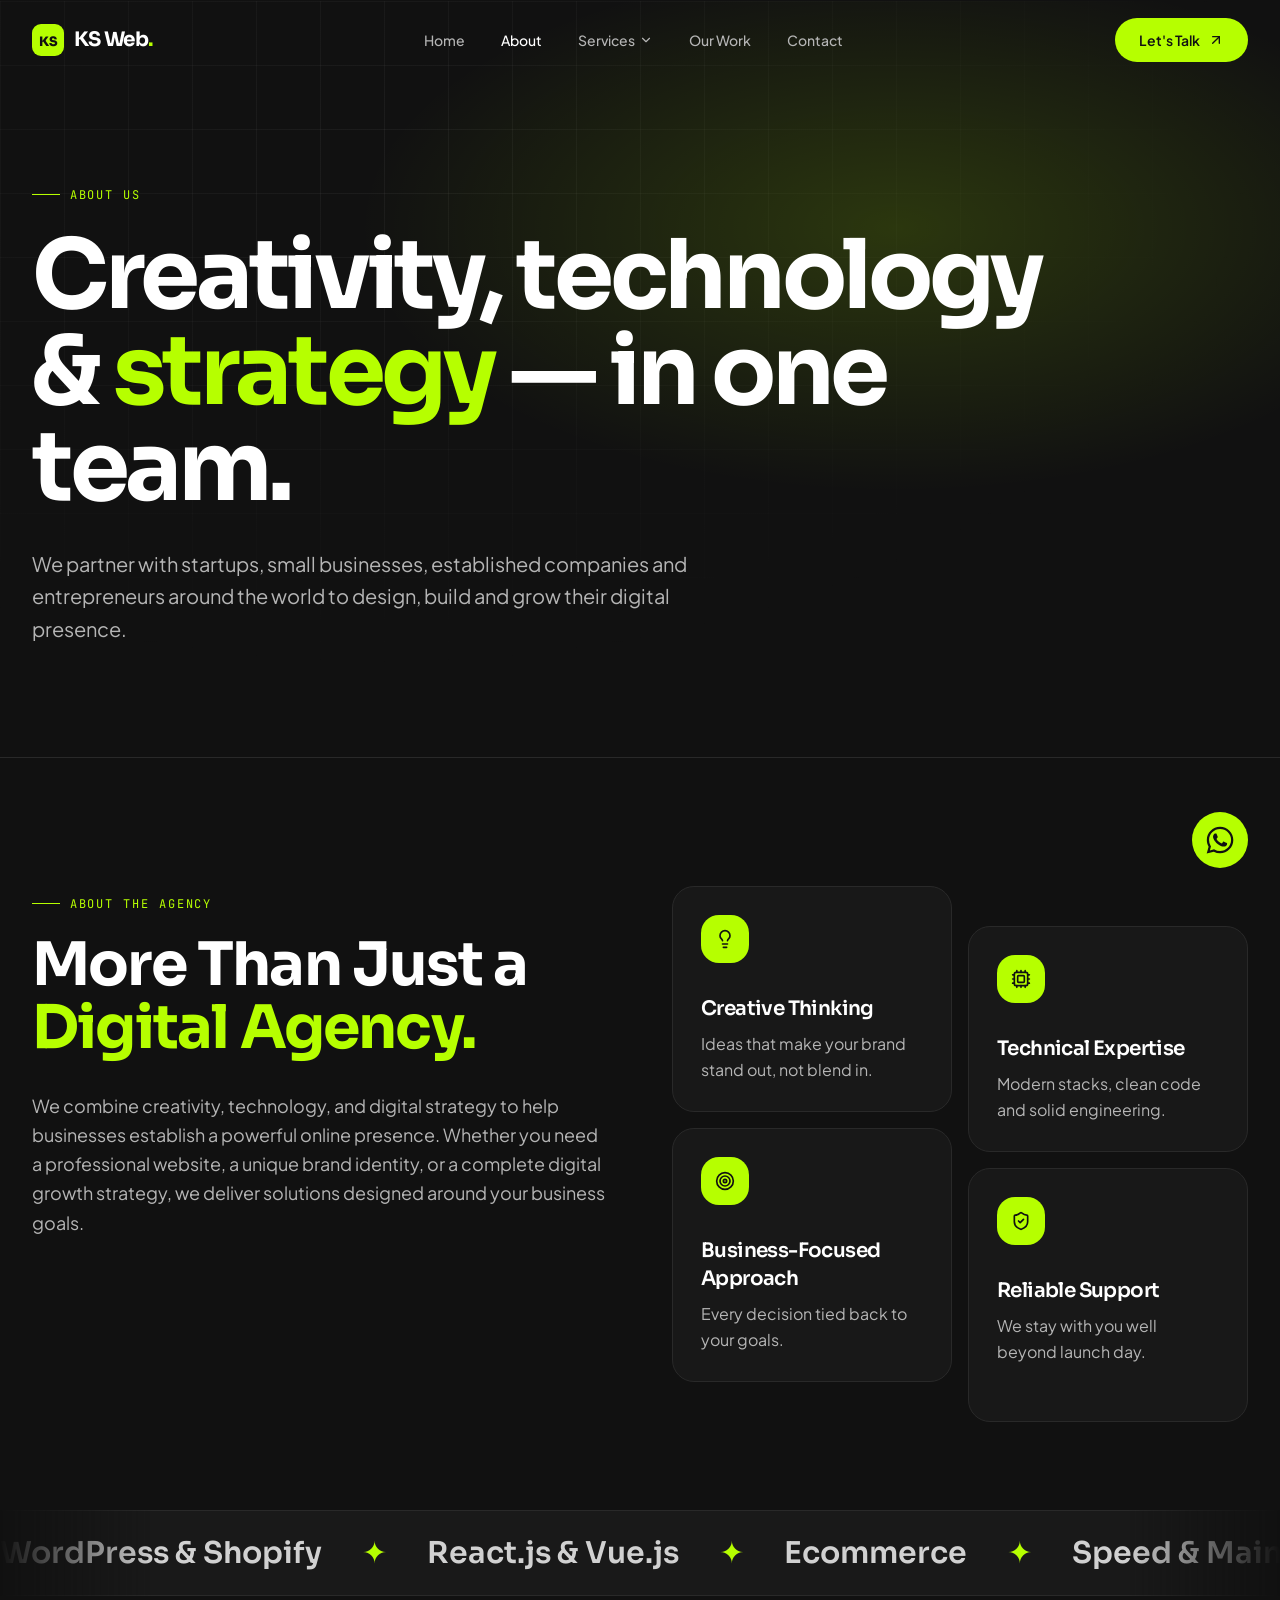
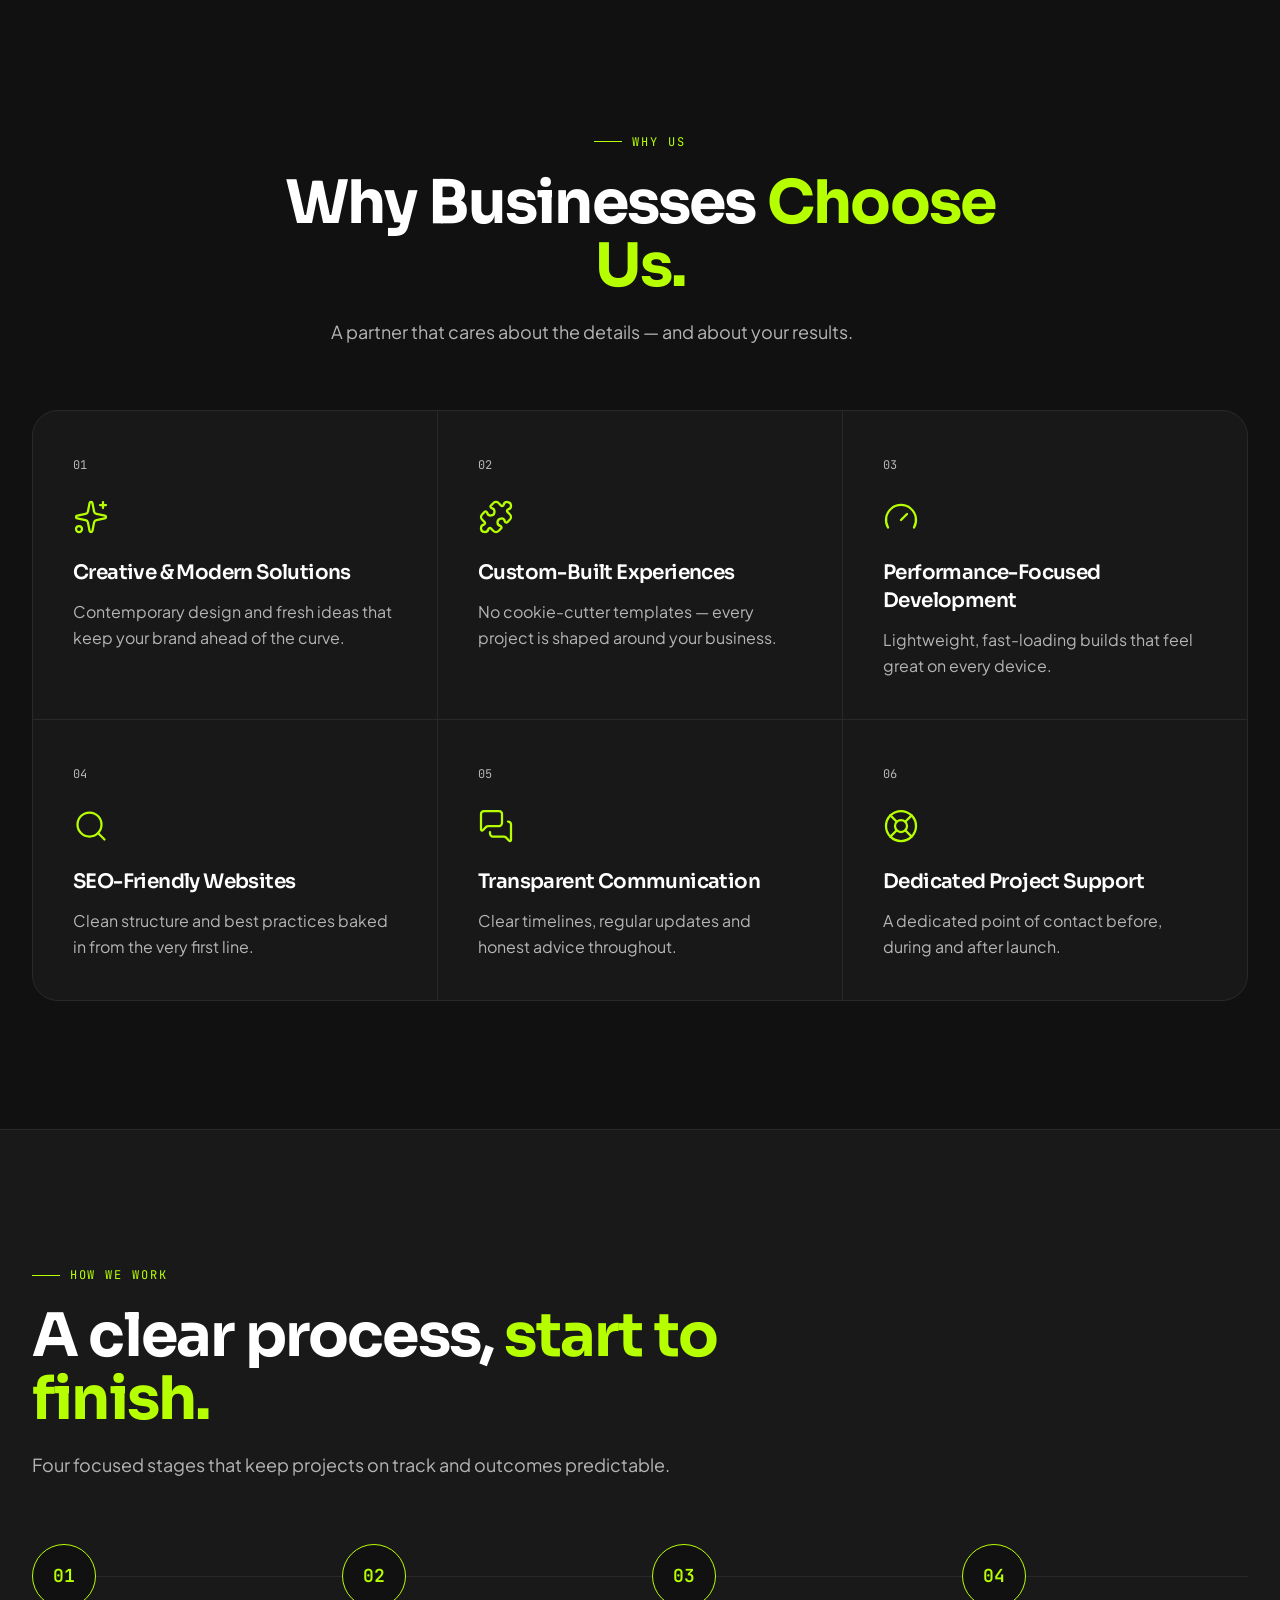
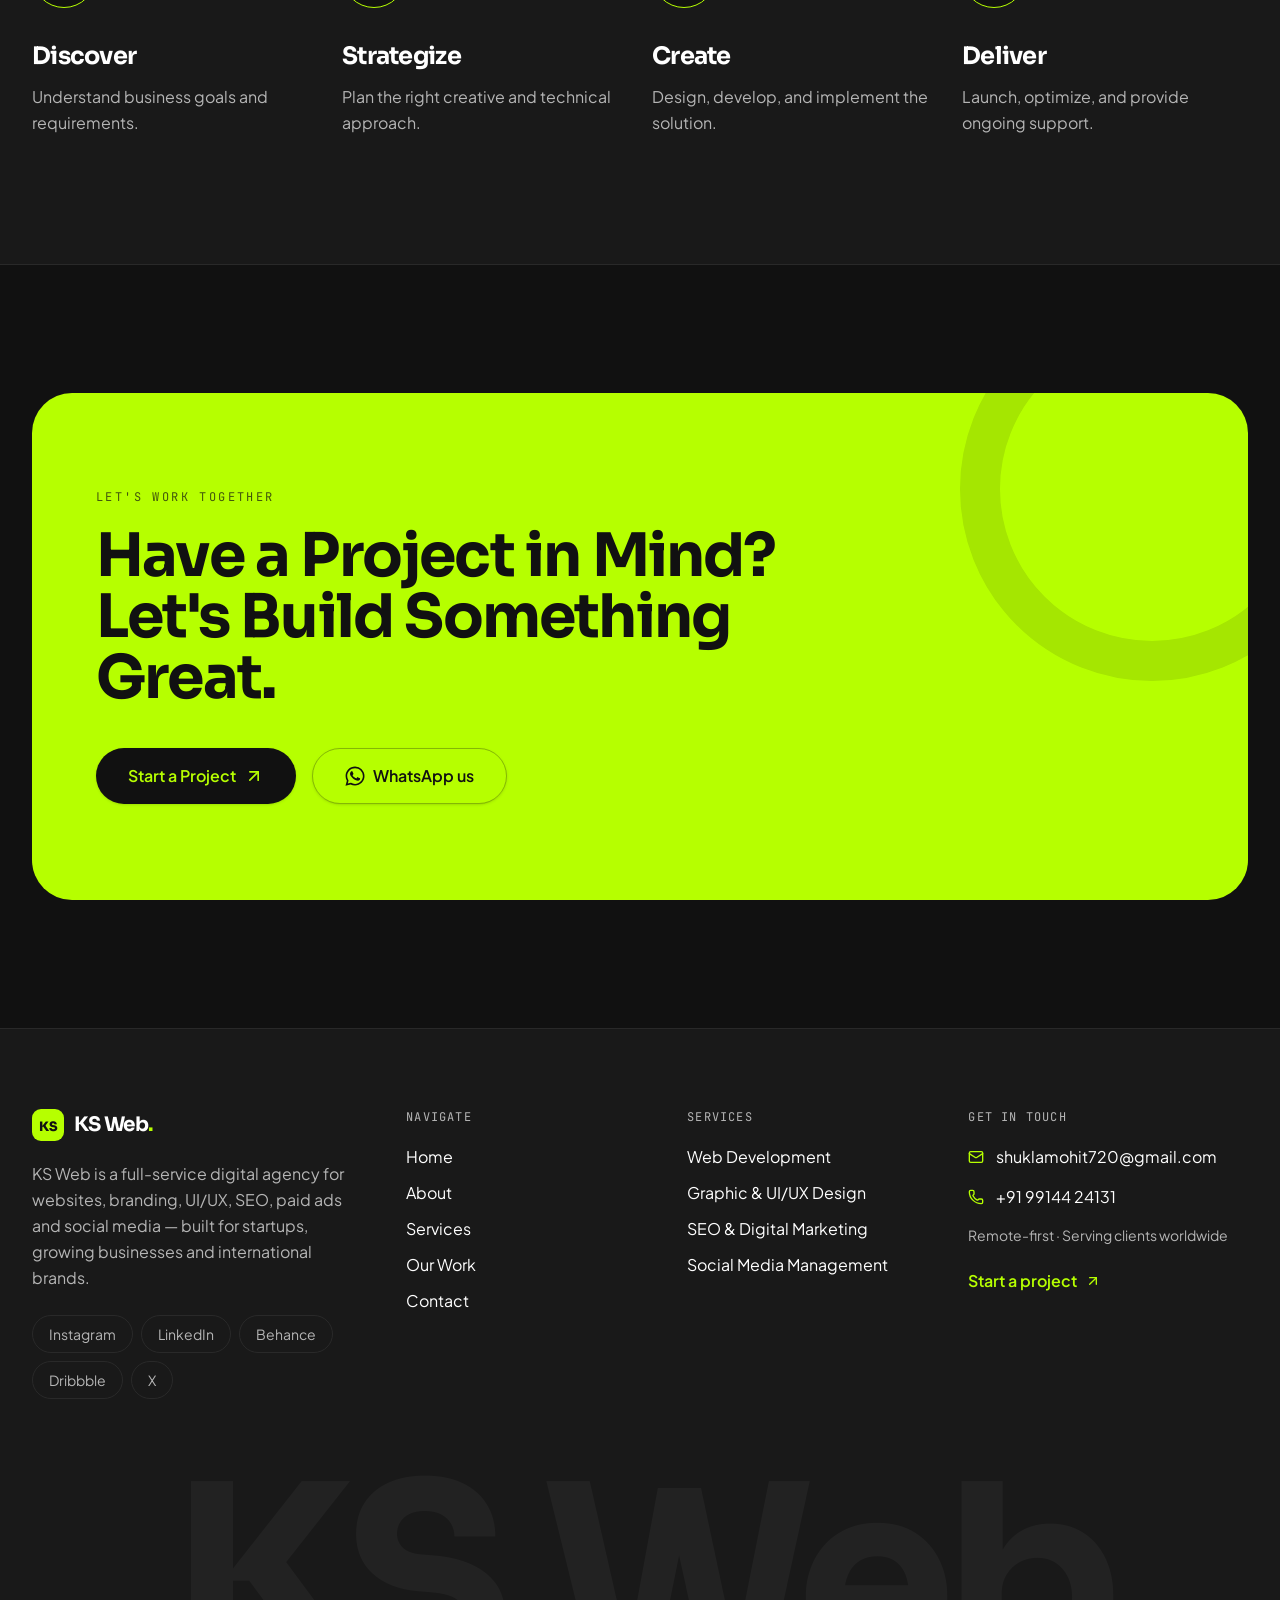
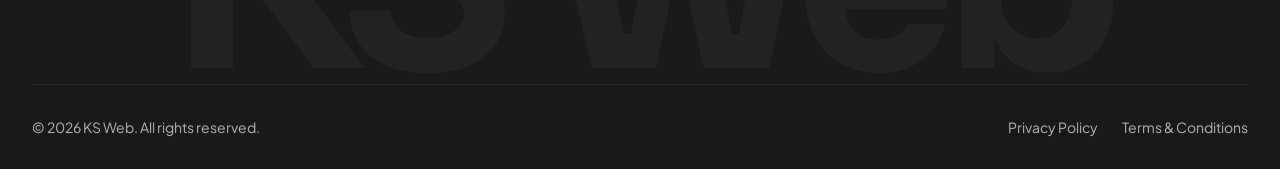
<file: about.html>
<!DOCTYPE html>
<html lang="en"><head><meta charset="utf-8"/><meta content="width=device-width, initial-scale=1" name="viewport"/><link href="https://fonts.googleapis.com/css2?family=Sora:wght@400;500;600;700;800&amp;family=Plus+Jakarta+Sans:wght@400;500;600;700&amp;family=JetBrains+Mono:wght@400;500&amp;display=swap" rel="stylesheet"/><link href="css/style.css" rel="stylesheet"/><title>About Us | KS Web</title><meta content="#111111" name="theme-color"/><meta content="KS Web" name="author"/><meta content="KS Web" property="og:site_name"/><meta content="Meet the creative technology agency combining design, development and digital strategy to help businesses grow online." name="description"/><meta content="About Us | KS Web" property="og:title"/><meta content="Meet the creative technology agency combining design, development and digital strategy to help businesses grow online." property="og:description"/><meta content="website" property="og:type"/><meta content="summary_large_image" name="twitter:card"/><meta content="About Us | KS Web" name="twitter:title"/><meta content="Meet the creative technology agency combining design, development and digital strategy to help businesses grow online." name="twitter:description"/><link href="https://fonts.googleapis.com" rel="preconnect"/><link crossorigin="anonymous" href="https://fonts.gstatic.com" rel="preconnect"/><link href="images/favicon.png" rel="icon" type="image/png"/><link href="css/extra.css" rel="stylesheet"/><noscript><style>.opacity-0{opacity:1!important}.translate-y-6{transform:none!important}</style></noscript></head><body><a class="sr-only focus:not-sr-only focus:fixed focus:left-4 focus:top-4 focus:z-[60] focus:rounded-full focus:bg-primary focus:px-4 focus:py-2 focus:text-primary-foreground" href="#main">Skip to content</a><header class="sticky top-0 z-50 transition-all duration-300 border-b border-transparent bg-background/0"><div class="container-x flex h-20 items-center justify-between gap-6"><a aria-label="KS Web — home" class="flex items-center gap-2.5" href="index.html"><svg aria-hidden="true" class="size-8" viewbox="0 0 32 32"><rect class="fill-primary" height="32" rx="9" width="32"></rect><text class="fill-primary-foreground" style="font:800 13px Sora, sans-serif;letter-spacing:-0.5px" text-anchor="middle" x="16" y="21.5">KS</text></svg><span class="font-display text-xl font-bold tracking-tight text-foreground">KS Web<span class="text-primary">.</span></span></a><nav aria-label="Primary" class="hidden items-center gap-1 lg:flex"><a class="relative rounded-full px-4 py-2 text-sm font-medium text-muted-foreground transition-colors hover:text-foreground data-[status=active]:text-foreground" href="index.html">Home</a><a aria-current="page" class="relative rounded-full px-4 py-2 text-sm font-medium text-muted-foreground transition-colors hover:text-foreground data-[status=active]:text-foreground active" data-status="active" href="about.html">About</a><div class="relative"><a aria-expanded="false" aria-haspopup="true" class="relative rounded-full px-4 py-2 text-sm font-medium text-muted-foreground transition-colors hover:text-foreground data-[status=active]:text-foreground inline-flex items-center gap-1" href="services.html">Services<svg aria-hidden="true" class="lucide lucide-chevron-down size-3.5 transition-transform" fill="none" height="24" stroke="currentColor" stroke-linecap="round" stroke-linejoin="round" stroke-width="2" viewbox="0 0 24 24" width="24" xmlns="http://www.w3.org/2000/svg"><path d="m6 9 6 6 6-6"></path></svg></a></div><a class="relative rounded-full px-4 py-2 text-sm font-medium text-muted-foreground transition-colors hover:text-foreground data-[status=active]:text-foreground" href="work.html">Our Work</a><a class="relative rounded-full px-4 py-2 text-sm font-medium text-muted-foreground transition-colors hover:text-foreground data-[status=active]:text-foreground" href="contact.html">Contact</a></nav><div class="flex items-center gap-3"><a class="items-center justify-center gap-2 whitespace-nowrap text-sm cursor-pointer focus-visible:outline-none focus-visible:ring-1 focus-visible:ring-ring disabled:pointer-events-none disabled:opacity-50 disabled:cursor-not-allowed [&amp;_svg]:pointer-events-none [&amp;_svg]:size-4 [&amp;_svg]:shrink-0 rounded-full bg-primary font-semibold text-primary-foreground hover:glow-primary hover:-translate-y-0.5 transition-all duration-300 py-2 hidden h-11 px-6 sm:inline-flex" href="contact.html">Let's Talk <svg aria-hidden="true" class="lucide lucide-arrow-up-right" fill="none" height="24" stroke="currentColor" stroke-linecap="round" stroke-linejoin="round" stroke-width="2" viewbox="0 0 24 24" width="24" xmlns="http://www.w3.org/2000/svg"><path d="M7 7h10v10"></path><path d="M7 17 17 7"></path></svg></a><button aria-expanded="false" aria-haspopup="dialog" aria-label="Open menu" class="grid size-11 place-items-center rounded-full border border-border text-foreground lg:hidden" data-state="closed" type="button"><svg aria-hidden="true" class="lucide lucide-menu size-5" fill="none" height="24" stroke="currentColor" stroke-linecap="round" stroke-linejoin="round" stroke-width="2" viewbox="0 0 24 24" width="24" xmlns="http://www.w3.org/2000/svg"><path d="M4 5h16"></path><path d="M4 12h16"></path><path d="M4 19h16"></path></svg></button></div></div><div class="absolute inset-x-0 top-full hidden origin-top border-b border-border bg-background shadow-card transition-all duration-300 lg:block invisible -translate-y-2 opacity-0"><div class="container-x grid grid-cols-5 gap-4 py-8"><a class="group rounded-2xl border border-border bg-card p-5 transition-colors hover:border-primary/50" href="services-web-development.html"><div class="flex items-center justify-between"><span class="grid size-10 place-items-center rounded-xl bg-surface-raised text-primary"><svg aria-hidden="true" class="lucide lucide-code-xml size-5" fill="none" height="24" stroke="currentColor" stroke-linecap="round" stroke-linejoin="round" stroke-width="2" viewbox="0 0 24 24" width="24" xmlns="http://www.w3.org/2000/svg"><path d="m18 16 4-4-4-4"></path><path d="m6 8-4 4 4 4"></path><path d="m14.5 4-5 16"></path></svg></span><span class="font-mono text-xs text-muted-foreground">01</span></div><h3 class="mt-5 text-base font-semibold text-foreground">Web Development</h3><p class="mt-1.5 text-sm leading-relaxed text-muted-foreground">Fast, scalable websites and stores built to convert.</p><ul class="mt-4 space-y-1.5 text-sm text-muted-foreground"><li class="truncate">— WordPress Website Development</li><li class="truncate">— Custom HTML, CSS &amp; JavaScript</li><li class="truncate">— React.js Development</li><li class="truncate">— Vue.js Development</li></ul><span class="mt-4 inline-flex items-center gap-1.5 text-sm font-semibold text-primary">Explore <svg aria-hidden="true" class="lucide lucide-arrow-right size-4 transition-transform group-hover:translate-x-1" fill="none" height="24" stroke="currentColor" stroke-linecap="round" stroke-linejoin="round" stroke-width="2" viewbox="0 0 24 24" width="24" xmlns="http://www.w3.org/2000/svg"><path d="M5 12h14"></path><path d="m12 5 7 7-7 7"></path></svg></span></a><a class="group rounded-2xl border border-border bg-card p-5 transition-colors hover:border-primary/50" href="services-design.html"><div class="flex items-center justify-between"><span class="grid size-10 place-items-center rounded-xl bg-surface-raised text-primary"><svg aria-hidden="true" class="lucide lucide-pen-tool size-5" fill="none" height="24" stroke="currentColor" stroke-linecap="round" stroke-linejoin="round" stroke-width="2" viewbox="0 0 24 24" width="24" xmlns="http://www.w3.org/2000/svg"><path d="M15.707 21.293a1 1 0 0 1-1.414 0l-1.586-1.586a1 1 0 0 1 0-1.414l5.586-5.586a1 1 0 0 1 1.414 0l1.586 1.586a1 1 0 0 1 0 1.414z"></path><path d="m18 13-1.375-6.874a1 1 0 0 0-.746-.776L3.235 2.028a1 1 0 0 0-1.207 1.207L5.35 15.879a1 1 0 0 0 .776.746L13 18"></path><path d="m2.3 2.3 7.286 7.286"></path><circle cx="11" cy="11" r="2"></circle></svg></span><span class="font-mono text-xs text-muted-foreground">02</span></div><h3 class="mt-5 text-base font-semibold text-foreground">Graphic &amp; UI/UX Design</h3><p class="mt-1.5 text-sm leading-relaxed text-muted-foreground">Brand identities and interfaces people remember.</p><ul class="mt-4 space-y-1.5 text-sm text-muted-foreground"><li class="truncate">— Logo Design</li><li class="truncate">— Brand Identity &amp; Guidelines</li><li class="truncate">— Business Card Design</li><li class="truncate">— Brochure &amp; Flyer Design</li></ul><span class="mt-4 inline-flex items-center gap-1.5 text-sm font-semibold text-primary">Explore <svg aria-hidden="true" class="lucide lucide-arrow-right size-4 transition-transform group-hover:translate-x-1" fill="none" height="24" stroke="currentColor" stroke-linecap="round" stroke-linejoin="round" stroke-width="2" viewbox="0 0 24 24" width="24" xmlns="http://www.w3.org/2000/svg"><path d="M5 12h14"></path><path d="m12 5 7 7-7 7"></path></svg></span></a><a class="group rounded-2xl border border-border bg-card p-5 transition-colors hover:border-primary/50" href="services-seo-digital-marketing.html"><div class="flex items-center justify-between"><span class="grid size-10 place-items-center rounded-xl bg-surface-raised text-primary"><svg aria-hidden="true" class="lucide lucide-trending-up size-5" fill="none" height="24" stroke="currentColor" stroke-linecap="round" stroke-linejoin="round" stroke-width="2" viewbox="0 0 24 24" width="24" xmlns="http://www.w3.org/2000/svg"><path d="M16 7h6v6"></path><path d="m22 7-8.5 8.5-5-5L2 17"></path></svg></span><span class="font-mono text-xs text-muted-foreground">03</span></div><h3 class="mt-5 text-base font-semibold text-foreground">SEO &amp; Digital Marketing</h3><p class="mt-1.5 text-sm leading-relaxed text-muted-foreground">Visibility, traffic and leads that compound.</p><ul class="mt-4 space-y-1.5 text-sm text-muted-foreground"><li class="truncate">— Website SEO Services</li><li class="truncate">— Technical SEO</li><li class="truncate">— On-Page SEO</li><li class="truncate">— Off-Page SEO</li></ul><span class="mt-4 inline-flex items-center gap-1.5 text-sm font-semibold text-primary">Explore <svg aria-hidden="true" class="lucide lucide-arrow-right size-4 transition-transform group-hover:translate-x-1" fill="none" height="24" stroke="currentColor" stroke-linecap="round" stroke-linejoin="round" stroke-width="2" viewbox="0 0 24 24" width="24" xmlns="http://www.w3.org/2000/svg"><path d="M5 12h14"></path><path d="m12 5 7 7-7 7"></path></svg></span></a><a class="group rounded-2xl border border-border bg-card p-5 transition-colors hover:border-primary/50" href="services-social-media.html"><div class="flex items-center justify-between"><span class="grid size-10 place-items-center rounded-xl bg-surface-raised text-primary"><svg aria-hidden="true" class="lucide lucide-share2 lucide-share-2 size-5" fill="none" height="24" stroke="currentColor" stroke-linecap="round" stroke-linejoin="round" stroke-width="2" viewbox="0 0 24 24" width="24" xmlns="http://www.w3.org/2000/svg"><circle cx="18" cy="5" r="3"></circle><circle cx="6" cy="12" r="3"></circle><circle cx="18" cy="19" r="3"></circle><line x1="8.59" x2="15.42" y1="13.51" y2="17.49"></line><line x1="15.41" x2="8.59" y1="6.51" y2="10.49"></line></svg></span><span class="font-mono text-xs text-muted-foreground">04</span></div><h3 class="mt-5 text-base font-semibold text-foreground">Social Media Management</h3><p class="mt-1.5 text-sm leading-relaxed text-muted-foreground">Consistent, on-brand content that builds community.</p><ul class="mt-4 space-y-1.5 text-sm text-muted-foreground"><li class="truncate">— Instagram Management</li><li class="truncate">— Facebook Management</li><li class="truncate">— Social Media Strategy</li><li class="truncate">— Social Media Content Creation</li></ul><span class="mt-4 inline-flex items-center gap-1.5 text-sm font-semibold text-primary">Explore <svg aria-hidden="true" class="lucide lucide-arrow-right size-4 transition-transform group-hover:translate-x-1" fill="none" height="24" stroke="currentColor" stroke-linecap="round" stroke-linejoin="round" stroke-width="2" viewbox="0 0 24 24" width="24" xmlns="http://www.w3.org/2000/svg"><path d="M5 12h14"></path><path d="m12 5 7 7-7 7"></path></svg></span></a><div class="flex flex-col justify-between rounded-2xl bg-primary p-6 text-primary-foreground"><div><p class="font-mono text-xs uppercase tracking-widest opacity-70">Start a project</p><p class="mt-3 font-display text-xl font-bold leading-snug">Not sure what you need? Let's figure it out together.</p></div><a class="mt-6 inline-flex items-center gap-2 text-sm font-semibold underline-offset-4 hover:underline" href="contact.html">Book a free consultation <svg aria-hidden="true" class="lucide lucide-arrow-up-right size-4" fill="none" height="24" stroke="currentColor" stroke-linecap="round" stroke-linejoin="round" stroke-width="2" viewbox="0 0 24 24" width="24" xmlns="http://www.w3.org/2000/svg"><path d="M7 7h10v10"></path><path d="M7 17 17 7"></path></svg></a></div></div></div></header><main id="main"><section class="relative -mt-20 overflow-hidden border-b border-border pt-20"><div aria-hidden="true" class="absolute inset-0 bg-grid [mask-image:radial-gradient(70%_70%_at_30%_20%,black,transparent)]"></div><div aria-hidden="true" class="absolute inset-0 radial-fade"></div><div class="container-x relative pb-20 pt-16 lg:pb-28 lg:pt-24"><span class="eyebrow animate-fade-up">About us</span><h1 class="text-display mt-6 max-w-5xl animate-fade-up text-5xl text-foreground [animation-delay:80ms] md:text-7xl lg:text-8xl">Creativity, technology &amp; <span class="text-accent-mark">strategy</span> — in one team.</h1><p class="mt-8 max-w-2xl animate-fade-up text-lg leading-relaxed text-muted-foreground [animation-delay:160ms] md:text-xl">We partner with startups, small businesses, established companies and entrepreneurs around the world to design, build and grow their digital presence.</p></div></section><section class="section-y"><div class="container-x grid gap-16 lg:grid-cols-2"><div class="transition-all duration-700 ease-out translate-y-6 opacity-0" style="transition-delay:0ms"><span class="eyebrow">About the agency</span><h2 class="mt-5 text-4xl font-bold leading-[1.05] md:text-5xl lg:text-6xl">More Than Just a <span class="text-accent-mark">Digital Agency.</span></h2><p class="mt-8 text-lg leading-relaxed text-muted-foreground">We combine creativity, technology, and digital strategy to help businesses establish a powerful online presence. Whether you need a professional website, a unique brand identity, or a complete digital growth strategy, we deliver solutions designed around your business goals.</p></div><div class="grid gap-4 sm:grid-cols-2"><div class="transition-all duration-700 ease-out translate-y-6 opacity-0" style="transition-delay:0ms"><div class="card-premium h-full p-7"><span class="grid size-12 place-items-center rounded-xl bg-primary text-primary-foreground"><svg aria-hidden="true" class="lucide lucide-lightbulb size-5" fill="none" height="24" stroke="currentColor" stroke-linecap="round" stroke-linejoin="round" stroke-width="2" viewbox="0 0 24 24" width="24" xmlns="http://www.w3.org/2000/svg"><path d="M15 14c.2-1 .7-1.7 1.5-2.5 1-.9 1.5-2.2 1.5-3.5A6 6 0 0 0 6 8c0 1 .2 2.2 1.5 3.5.7.7 1.3 1.5 1.5 2.5"></path><path d="M9 18h6"></path><path d="M10 22h4"></path></svg></span><h3 class="mt-8 text-xl font-semibold">Creative Thinking</h3><p class="mt-2 leading-relaxed text-muted-foreground">Ideas that make your brand stand out, not blend in.</p></div></div><div class="transition-all duration-700 ease-out translate-y-6 opacity-0 sm:translate-y-10" style="transition-delay:80ms"><div class="card-premium h-full p-7"><span class="grid size-12 place-items-center rounded-xl bg-primary text-primary-foreground"><svg aria-hidden="true" class="lucide lucide-cpu size-5" fill="none" height="24" stroke="currentColor" stroke-linecap="round" stroke-linejoin="round" stroke-width="2" viewbox="0 0 24 24" width="24" xmlns="http://www.w3.org/2000/svg"><path d="M12 20v2"></path><path d="M12 2v2"></path><path d="M17 20v2"></path><path d="M17 2v2"></path><path d="M2 12h2"></path><path d="M2 17h2"></path><path d="M2 7h2"></path><path d="M20 12h2"></path><path d="M20 17h2"></path><path d="M20 7h2"></path><path d="M7 20v2"></path><path d="M7 2v2"></path><rect height="16" rx="2" width="16" x="4" y="4"></rect><rect height="8" rx="1" width="8" x="8" y="8"></rect></svg></span><h3 class="mt-8 text-xl font-semibold">Technical Expertise</h3><p class="mt-2 leading-relaxed text-muted-foreground">Modern stacks, clean code and solid engineering.</p></div></div><div class="transition-all duration-700 ease-out translate-y-6 opacity-0" style="transition-delay:160ms"><div class="card-premium h-full p-7"><span class="grid size-12 place-items-center rounded-xl bg-primary text-primary-foreground"><svg aria-hidden="true" class="lucide lucide-target size-5" fill="none" height="24" stroke="currentColor" stroke-linecap="round" stroke-linejoin="round" stroke-width="2" viewbox="0 0 24 24" width="24" xmlns="http://www.w3.org/2000/svg"><circle cx="12" cy="12" r="10"></circle><circle cx="12" cy="12" r="6"></circle><circle cx="12" cy="12" r="2"></circle></svg></span><h3 class="mt-8 text-xl font-semibold">Business-Focused Approach</h3><p class="mt-2 leading-relaxed text-muted-foreground">Every decision tied back to your goals.</p></div></div><div class="transition-all duration-700 ease-out translate-y-6 opacity-0 sm:translate-y-10" style="transition-delay:240ms"><div class="card-premium h-full p-7"><span class="grid size-12 place-items-center rounded-xl bg-primary text-primary-foreground"><svg aria-hidden="true" class="lucide lucide-shield-check size-5" fill="none" height="24" stroke="currentColor" stroke-linecap="round" stroke-linejoin="round" stroke-width="2" viewbox="0 0 24 24" width="24" xmlns="http://www.w3.org/2000/svg"><path d="M20 13c0 5-3.5 7.5-7.66 8.95a1 1 0 0 1-.67-.01C7.5 20.5 4 18 4 13V6a1 1 0 0 1 1-1c2 0 4.5-1.2 6.24-2.72a1.17 1.17 0 0 1 1.52 0C14.51 3.81 17 5 19 5a1 1 0 0 1 1 1z"></path><path d="m9 12 2 2 4-4"></path></svg></span><h3 class="mt-8 text-xl font-semibold">Reliable Support</h3><p class="mt-2 leading-relaxed text-muted-foreground">We stay with you well beyond launch day.</p></div></div></div></div></section><div class="relative border-y border-border bg-surface py-6 mask-fade-x"><div class="flex w-max animate-marquee gap-10"><span class="flex items-center gap-10 font-display text-2xl font-semibold text-foreground/80 md:text-3xl">WordPress &amp; Shopify<span aria-hidden="true" class="text-primary">✦</span></span><span class="flex items-center gap-10 font-display text-2xl font-semibold text-foreground/80 md:text-3xl">React.js &amp; Vue.js<span aria-hidden="true" class="text-primary">✦</span></span><span class="flex items-center gap-10 font-display text-2xl font-semibold text-foreground/80 md:text-3xl">Ecommerce<span aria-hidden="true" class="text-primary">✦</span></span><span class="flex items-center gap-10 font-display text-2xl font-semibold text-foreground/80 md:text-3xl">Speed &amp; Maintenance<span aria-hidden="true" class="text-primary">✦</span></span><span class="flex items-center gap-10 font-display text-2xl font-semibold text-foreground/80 md:text-3xl">Brand Identity<span aria-hidden="true" class="text-primary">✦</span></span><span class="flex items-center gap-10 font-display text-2xl font-semibold text-foreground/80 md:text-3xl">UI/UX Design<span aria-hidden="true" class="text-primary">✦</span></span><span class="flex items-center gap-10 font-display text-2xl font-semibold text-foreground/80 md:text-3xl">Marketing Creatives<span aria-hidden="true" class="text-primary">✦</span></span><span class="flex items-center gap-10 font-display text-2xl font-semibold text-foreground/80 md:text-3xl">Print &amp; Packaging<span aria-hidden="true" class="text-primary">✦</span></span><span class="flex items-center gap-10 font-display text-2xl font-semibold text-foreground/80 md:text-3xl">Technical &amp; Local SEO<span aria-hidden="true" class="text-primary">✦</span></span><span class="flex items-center gap-10 font-display text-2xl font-semibold text-foreground/80 md:text-3xl">Google Ads<span aria-hidden="true" class="text-primary">✦</span></span><span class="flex items-center gap-10 font-display text-2xl font-semibold text-foreground/80 md:text-3xl">Meta Ads<span aria-hidden="true" class="text-primary">✦</span></span><span class="flex items-center gap-10 font-display text-2xl font-semibold text-foreground/80 md:text-3xl">Content Marketing<span aria-hidden="true" class="text-primary">✦</span></span><span class="flex items-center gap-10 font-display text-2xl font-semibold text-foreground/80 md:text-3xl">Instagram &amp; Facebook<span aria-hidden="true" class="text-primary">✦</span></span><span class="flex items-center gap-10 font-display text-2xl font-semibold text-foreground/80 md:text-3xl">Content Creation<span aria-hidden="true" class="text-primary">✦</span></span><span class="flex items-center gap-10 font-display text-2xl font-semibold text-foreground/80 md:text-3xl">Reels &amp; Video<span aria-hidden="true" class="text-primary">✦</span></span><span class="flex items-center gap-10 font-display text-2xl font-semibold text-foreground/80 md:text-3xl">Monthly Reports<span aria-hidden="true" class="text-primary">✦</span></span><span class="flex items-center gap-10 font-display text-2xl font-semibold text-foreground/80 md:text-3xl">WordPress &amp; Shopify<span aria-hidden="true" class="text-primary">✦</span></span><span class="flex items-center gap-10 font-display text-2xl font-semibold text-foreground/80 md:text-3xl">React.js &amp; Vue.js<span aria-hidden="true" class="text-primary">✦</span></span><span class="flex items-center gap-10 font-display text-2xl font-semibold text-foreground/80 md:text-3xl">Ecommerce<span aria-hidden="true" class="text-primary">✦</span></span><span class="flex items-center gap-10 font-display text-2xl font-semibold text-foreground/80 md:text-3xl">Speed &amp; Maintenance<span aria-hidden="true" class="text-primary">✦</span></span><span class="flex items-center gap-10 font-display text-2xl font-semibold text-foreground/80 md:text-3xl">Brand Identity<span aria-hidden="true" class="text-primary">✦</span></span><span class="flex items-center gap-10 font-display text-2xl font-semibold text-foreground/80 md:text-3xl">UI/UX Design<span aria-hidden="true" class="text-primary">✦</span></span><span class="flex items-center gap-10 font-display text-2xl font-semibold text-foreground/80 md:text-3xl">Marketing Creatives<span aria-hidden="true" class="text-primary">✦</span></span><span class="flex items-center gap-10 font-display text-2xl font-semibold text-foreground/80 md:text-3xl">Print &amp; Packaging<span aria-hidden="true" class="text-primary">✦</span></span><span class="flex items-center gap-10 font-display text-2xl font-semibold text-foreground/80 md:text-3xl">Technical &amp; Local SEO<span aria-hidden="true" class="text-primary">✦</span></span><span class="flex items-center gap-10 font-display text-2xl font-semibold text-foreground/80 md:text-3xl">Google Ads<span aria-hidden="true" class="text-primary">✦</span></span><span class="flex items-center gap-10 font-display text-2xl font-semibold text-foreground/80 md:text-3xl">Meta Ads<span aria-hidden="true" class="text-primary">✦</span></span><span class="flex items-center gap-10 font-display text-2xl font-semibold text-foreground/80 md:text-3xl">Content Marketing<span aria-hidden="true" class="text-primary">✦</span></span><span class="flex items-center gap-10 font-display text-2xl font-semibold text-foreground/80 md:text-3xl">Instagram &amp; Facebook<span aria-hidden="true" class="text-primary">✦</span></span><span class="flex items-center gap-10 font-display text-2xl font-semibold text-foreground/80 md:text-3xl">Content Creation<span aria-hidden="true" class="text-primary">✦</span></span><span class="flex items-center gap-10 font-display text-2xl font-semibold text-foreground/80 md:text-3xl">Reels &amp; Video<span aria-hidden="true" class="text-primary">✦</span></span><span class="flex items-center gap-10 font-display text-2xl font-semibold text-foreground/80 md:text-3xl">Monthly Reports<span aria-hidden="true" class="text-primary">✦</span></span></div></div><section class="section-y"><div class="container-x"><div class="flex flex-col gap-6 items-center text-center"><div class="max-w-3xl mx-auto"><span class="eyebrow">Why us</span><h2 class="mt-5 text-4xl font-bold leading-[1.05] text-foreground md:text-5xl lg:text-6xl">Why Businesses <span class="text-accent-mark">Choose Us.</span></h2><p class="mt-5 max-w-2xl text-lg leading-relaxed text-muted-foreground">A partner that cares about the details — and about your results.</p></div></div><div class="mt-16 grid gap-px overflow-hidden rounded-3xl border border-border bg-border sm:grid-cols-2 lg:grid-cols-3"><div class="transition-all duration-700 ease-out translate-y-6 opacity-0 h-full" style="transition-delay:0ms"><div class="group relative h-full bg-card p-8 transition-colors duration-300 hover:bg-surface-raised lg:p-10"><span class="font-mono text-xs text-muted-foreground">01</span><svg aria-hidden="true" class="lucide lucide-sparkles mt-6 size-9 text-primary transition-transform duration-300 group-hover:scale-110" fill="none" height="24" stroke="currentColor" stroke-linecap="round" stroke-linejoin="round" stroke-width="1.5" viewbox="0 0 24 24" width="24" xmlns="http://www.w3.org/2000/svg"><path d="M11.017 2.814a1 1 0 0 1 1.966 0l1.051 5.558a2 2 0 0 0 1.594 1.594l5.558 1.051a1 1 0 0 1 0 1.966l-5.558 1.051a2 2 0 0 0-1.594 1.594l-1.051 5.558a1 1 0 0 1-1.966 0l-1.051-5.558a2 2 0 0 0-1.594-1.594l-5.558-1.051a1 1 0 0 1 0-1.966l5.558-1.051a2 2 0 0 0 1.594-1.594z"></path><path d="M20 2v4"></path><path d="M22 4h-4"></path><circle cx="4" cy="20" r="2"></circle></svg><h3 class="mt-6 text-xl font-semibold">Creative &amp; Modern Solutions</h3><p class="mt-3 leading-relaxed text-muted-foreground">Contemporary design and fresh ideas that keep your brand ahead of the curve.</p><span aria-hidden="true" class="absolute inset-x-0 bottom-0 h-0.5 origin-left scale-x-0 bg-primary transition-transform duration-500 group-hover:scale-x-100"></span></div></div><div class="transition-all duration-700 ease-out translate-y-6 opacity-0 h-full" style="transition-delay:60ms"><div class="group relative h-full bg-card p-8 transition-colors duration-300 hover:bg-surface-raised lg:p-10"><span class="font-mono text-xs text-muted-foreground">02</span><svg aria-hidden="true" class="lucide lucide-puzzle mt-6 size-9 text-primary transition-transform duration-300 group-hover:scale-110" fill="none" height="24" stroke="currentColor" stroke-linecap="round" stroke-linejoin="round" stroke-width="1.5" viewbox="0 0 24 24" width="24" xmlns="http://www.w3.org/2000/svg"><path d="M15.39 4.39a1 1 0 0 0 1.68-.474 2.5 2.5 0 1 1 3.014 3.015 1 1 0 0 0-.474 1.68l1.683 1.682a2.414 2.414 0 0 1 0 3.414L19.61 15.39a1 1 0 0 1-1.68-.474 2.5 2.5 0 1 0-3.014 3.015 1 1 0 0 1 .474 1.68l-1.683 1.682a2.414 2.414 0 0 1-3.414 0L8.61 19.61a1 1 0 0 0-1.68.474 2.5 2.5 0 1 1-3.014-3.015 1 1 0 0 0 .474-1.68l-1.683-1.682a2.414 2.414 0 0 1 0-3.414L4.39 8.61a1 1 0 0 1 1.68.474 2.5 2.5 0 1 0 3.014-3.015 1 1 0 0 1-.474-1.68l1.683-1.682a2.414 2.414 0 0 1 3.414 0z"></path></svg><h3 class="mt-6 text-xl font-semibold">Custom-Built Experiences</h3><p class="mt-3 leading-relaxed text-muted-foreground">No cookie-cutter templates — every project is shaped around your business.</p><span aria-hidden="true" class="absolute inset-x-0 bottom-0 h-0.5 origin-left scale-x-0 bg-primary transition-transform duration-500 group-hover:scale-x-100"></span></div></div><div class="transition-all duration-700 ease-out translate-y-6 opacity-0 h-full" style="transition-delay:120ms"><div class="group relative h-full bg-card p-8 transition-colors duration-300 hover:bg-surface-raised lg:p-10"><span class="font-mono text-xs text-muted-foreground">03</span><svg aria-hidden="true" class="lucide lucide-gauge mt-6 size-9 text-primary transition-transform duration-300 group-hover:scale-110" fill="none" height="24" stroke="currentColor" stroke-linecap="round" stroke-linejoin="round" stroke-width="1.5" viewbox="0 0 24 24" width="24" xmlns="http://www.w3.org/2000/svg"><path d="m12 14 4-4"></path><path d="M3.34 19a10 10 0 1 1 17.32 0"></path></svg><h3 class="mt-6 text-xl font-semibold">Performance-Focused Development</h3><p class="mt-3 leading-relaxed text-muted-foreground">Lightweight, fast-loading builds that feel great on every device.</p><span aria-hidden="true" class="absolute inset-x-0 bottom-0 h-0.5 origin-left scale-x-0 bg-primary transition-transform duration-500 group-hover:scale-x-100"></span></div></div><div class="transition-all duration-700 ease-out translate-y-6 opacity-0 h-full" style="transition-delay:180ms"><div class="group relative h-full bg-card p-8 transition-colors duration-300 hover:bg-surface-raised lg:p-10"><span class="font-mono text-xs text-muted-foreground">04</span><svg aria-hidden="true" class="lucide lucide-search mt-6 size-9 text-primary transition-transform duration-300 group-hover:scale-110" fill="none" height="24" stroke="currentColor" stroke-linecap="round" stroke-linejoin="round" stroke-width="1.5" viewbox="0 0 24 24" width="24" xmlns="http://www.w3.org/2000/svg"><path d="m21 21-4.34-4.34"></path><circle cx="11" cy="11" r="8"></circle></svg><h3 class="mt-6 text-xl font-semibold">SEO-Friendly Websites</h3><p class="mt-3 leading-relaxed text-muted-foreground">Clean structure and best practices baked in from the very first line.</p><span aria-hidden="true" class="absolute inset-x-0 bottom-0 h-0.5 origin-left scale-x-0 bg-primary transition-transform duration-500 group-hover:scale-x-100"></span></div></div><div class="transition-all duration-700 ease-out translate-y-6 opacity-0 h-full" style="transition-delay:240ms"><div class="group relative h-full bg-card p-8 transition-colors duration-300 hover:bg-surface-raised lg:p-10"><span class="font-mono text-xs text-muted-foreground">05</span><svg aria-hidden="true" class="lucide lucide-messages-square mt-6 size-9 text-primary transition-transform duration-300 group-hover:scale-110" fill="none" height="24" stroke="currentColor" stroke-linecap="round" stroke-linejoin="round" stroke-width="1.5" viewbox="0 0 24 24" width="24" xmlns="http://www.w3.org/2000/svg"><path d="M16 10a2 2 0 0 1-2 2H6.828a2 2 0 0 0-1.414.586l-2.202 2.202A.71.71 0 0 1 2 14.286V4a2 2 0 0 1 2-2h10a2 2 0 0 1 2 2z"></path><path d="M20 9a2 2 0 0 1 2 2v10.286a.71.71 0 0 1-1.212.502l-2.202-2.202A2 2 0 0 0 17.172 19H10a2 2 0 0 1-2-2v-1"></path></svg><h3 class="mt-6 text-xl font-semibold">Transparent Communication</h3><p class="mt-3 leading-relaxed text-muted-foreground">Clear timelines, regular updates and honest advice throughout.</p><span aria-hidden="true" class="absolute inset-x-0 bottom-0 h-0.5 origin-left scale-x-0 bg-primary transition-transform duration-500 group-hover:scale-x-100"></span></div></div><div class="transition-all duration-700 ease-out translate-y-6 opacity-0 h-full" style="transition-delay:300ms"><div class="group relative h-full bg-card p-8 transition-colors duration-300 hover:bg-surface-raised lg:p-10"><span class="font-mono text-xs text-muted-foreground">06</span><svg aria-hidden="true" class="lucide lucide-life-buoy mt-6 size-9 text-primary transition-transform duration-300 group-hover:scale-110" fill="none" height="24" stroke="currentColor" stroke-linecap="round" stroke-linejoin="round" stroke-width="1.5" viewbox="0 0 24 24" width="24" xmlns="http://www.w3.org/2000/svg"><circle cx="12" cy="12" r="10"></circle><path d="m4.93 4.93 4.24 4.24"></path><path d="m14.83 9.17 4.24-4.24"></path><path d="m14.83 14.83 4.24 4.24"></path><path d="m9.17 14.83-4.24 4.24"></path><circle cx="12" cy="12" r="4"></circle></svg><h3 class="mt-6 text-xl font-semibold">Dedicated Project Support</h3><p class="mt-3 leading-relaxed text-muted-foreground">A dedicated point of contact before, during and after launch.</p><span aria-hidden="true" class="absolute inset-x-0 bottom-0 h-0.5 origin-left scale-x-0 bg-primary transition-transform duration-500 group-hover:scale-x-100"></span></div></div></div></div></section><section class="section-y border-y border-border bg-surface"><div class="container-x"><div class="flex flex-col gap-6 md:flex-row md:items-end md:justify-between"><div class="max-w-3xl"><span class="eyebrow">How we work</span><h2 class="mt-5 text-4xl font-bold leading-[1.05] text-foreground md:text-5xl lg:text-6xl">A clear process, <span class="text-accent-mark">start to finish.</span></h2><p class="mt-5 max-w-2xl text-lg leading-relaxed text-muted-foreground">Four focused stages that keep projects on track and outcomes predictable.</p></div></div><ol class="relative mt-16 grid gap-6 md:grid-cols-2 lg:grid-cols-4"><span aria-hidden="true" class="absolute left-0 right-0 top-8 hidden h-px bg-border lg:block"></span><li class="transition-all duration-700 ease-out translate-y-6 opacity-0 relative" style="transition-delay:0ms"><span class="relative z-10 grid size-16 place-items-center rounded-full border border-primary bg-background font-mono text-lg font-semibold text-primary">01</span><h3 class="mt-8 text-2xl font-bold">Discover</h3><p class="mt-3 leading-relaxed text-muted-foreground">Understand business goals and requirements.</p></li><li class="transition-all duration-700 ease-out translate-y-6 opacity-0 relative" style="transition-delay:100ms"><span class="relative z-10 grid size-16 place-items-center rounded-full border border-primary bg-background font-mono text-lg font-semibold text-primary">02</span><h3 class="mt-8 text-2xl font-bold">Strategize</h3><p class="mt-3 leading-relaxed text-muted-foreground">Plan the right creative and technical approach.</p></li><li class="transition-all duration-700 ease-out translate-y-6 opacity-0 relative" style="transition-delay:200ms"><span class="relative z-10 grid size-16 place-items-center rounded-full border border-primary bg-background font-mono text-lg font-semibold text-primary">03</span><h3 class="mt-8 text-2xl font-bold">Create</h3><p class="mt-3 leading-relaxed text-muted-foreground">Design, develop, and implement the solution.</p></li><li class="transition-all duration-700 ease-out translate-y-6 opacity-0 relative" style="transition-delay:300ms"><span class="relative z-10 grid size-16 place-items-center rounded-full border border-primary bg-background font-mono text-lg font-semibold text-primary">04</span><h3 class="mt-8 text-2xl font-bold">Deliver</h3><p class="mt-3 leading-relaxed text-muted-foreground">Launch, optimize, and provide ongoing support.</p></li></ol></div></section><section class="section-y"><div class="container-x"><div class="relative overflow-hidden rounded-[2.5rem] bg-primary px-8 py-16 text-primary-foreground md:px-16 md:py-24"><div aria-hidden="true" class="absolute -right-24 -top-24 size-96 rounded-full border-[40px] border-primary-foreground/10"></div><div class="relative max-w-3xl"><p class="font-mono text-xs uppercase tracking-[0.2em] opacity-70">Let's work together</p><h2 class="mt-5 text-4xl font-bold leading-[1.02] md:text-6xl">Have a Project in Mind? Let's Build Something Great.</h2><div class="mt-10 flex flex-wrap gap-4"><a class="inline-flex items-center justify-center gap-2 whitespace-nowrap cursor-pointer transition-colors focus-visible:outline-none focus-visible:ring-1 focus-visible:ring-ring disabled:pointer-events-none disabled:opacity-50 disabled:cursor-not-allowed [&amp;_svg]:pointer-events-none [&amp;_svg]:shrink-0 shadow h-14 px-8 text-base [&amp;_svg]:size-5 rounded-full bg-primary-foreground font-semibold text-primary hover:bg-primary-foreground/90" href="contact.html">Start a Project <svg aria-hidden="true" class="lucide lucide-arrow-up-right" fill="none" height="24" stroke="currentColor" stroke-linecap="round" stroke-linejoin="round" stroke-width="2" viewbox="0 0 24 24" width="24" xmlns="http://www.w3.org/2000/svg"><path d="M7 7h10v10"></path><path d="M7 17 17 7"></path></svg></a><a class="inline-flex items-center justify-center gap-2 whitespace-nowrap cursor-pointer transition-colors focus-visible:outline-none focus-visible:ring-1 focus-visible:ring-ring disabled:pointer-events-none disabled:opacity-50 disabled:cursor-not-allowed [&amp;_svg]:pointer-events-none [&amp;_svg]:shrink-0 border shadow-sm h-14 px-8 text-base [&amp;_svg]:size-5 rounded-full border-primary-foreground/30 bg-transparent font-semibold text-primary-foreground hover:bg-primary-foreground/10 hover:text-primary-foreground" href="https://wa.me/919914424131?text=Hi!%20I'd%20like%20to%20discuss%20a%20project." rel="noopener noreferrer" target="_blank"><svg aria-hidden="true" fill="currentColor" viewbox="0 0 24 24"><path d="M17.47 14.38c-.3-.15-1.75-.86-2.02-.96-.27-.1-.47-.15-.67.15-.2.3-.77.96-.94 1.16-.17.2-.35.22-.64.07-.3-.15-1.25-.46-2.38-1.47-.88-.79-1.47-1.76-1.65-2.06-.17-.3-.02-.46.13-.6.13-.14.3-.35.45-.52.15-.17.2-.3.3-.5.1-.2.05-.37-.02-.52-.08-.15-.67-1.6-.92-2.2-.24-.58-.49-.5-.67-.5h-.57c-.2 0-.52.07-.8.37-.27.3-1.04 1.02-1.04 2.48s1.07 2.88 1.21 3.08c.15.2 2.1 3.2 5.08 4.48.71.31 1.26.49 1.7.63.71.22 1.36.19 1.87.12.57-.09 1.75-.72 2-1.41.25-.69.25-1.29.17-1.41-.07-.13-.27-.2-.57-.35M12.05 21.5h-.01a9.4 9.4 0 0 1-4.8-1.32l-.34-.2-3.57.94.95-3.48-.22-.36a9.4 9.4 0 0 1-1.44-5.02c0-5.2 4.23-9.43 9.44-9.43 2.52 0 4.89.98 6.67 2.77a9.37 9.37 0 0 1 2.76 6.67c0 5.2-4.24 9.43-9.44 9.43m8.03-17.46A11.27 11.27 0 0 0 12.05.72C5.8.72.7 5.8.7 12.07c0 2 .52 3.95 1.52 5.67L.6 23.65l6.05-1.59a11.33 11.33 0 0 0 5.4 1.38h.01c6.26 0 11.35-5.09 11.35-11.35 0-3.03-1.18-5.88-3.33-8.03"></path></svg> WhatsApp us</a></div></div></div></div></section></main><footer class="relative overflow-hidden border-t border-border bg-surface"><div class="container-x pt-20"><div class="grid gap-12 lg:grid-cols-[1.4fr_1fr_1fr_1.2fr]"><div><a aria-label="KS Web — home" class="flex items-center gap-2.5" href="index.html"><svg aria-hidden="true" class="size-8" viewbox="0 0 32 32"><rect class="fill-primary" height="32" rx="9" width="32"></rect><text class="fill-primary-foreground" style="font:800 13px Sora, sans-serif;letter-spacing:-0.5px" text-anchor="middle" x="16" y="21.5">KS</text></svg><span class="font-display text-xl font-bold tracking-tight text-foreground">KS Web<span class="text-primary">.</span></span></a><p class="mt-5 max-w-sm leading-relaxed text-muted-foreground">KS Web is a full-service digital agency for websites, branding, UI/UX, SEO, paid ads and social media — built for startups, growing businesses and international brands.</p><ul class="mt-6 flex flex-wrap gap-2"><li><a class="inline-flex rounded-full border border-border px-4 py-2 text-sm text-muted-foreground transition-colors hover:border-primary hover:text-primary" href="https://instagram.com/" rel="noopener noreferrer" target="_blank">Instagram</a></li><li><a class="inline-flex rounded-full border border-border px-4 py-2 text-sm text-muted-foreground transition-colors hover:border-primary hover:text-primary" href="https://linkedin.com/" rel="noopener noreferrer" target="_blank">LinkedIn</a></li><li><a class="inline-flex rounded-full border border-border px-4 py-2 text-sm text-muted-foreground transition-colors hover:border-primary hover:text-primary" href="https://behance.net/" rel="noopener noreferrer" target="_blank">Behance</a></li><li><a class="inline-flex rounded-full border border-border px-4 py-2 text-sm text-muted-foreground transition-colors hover:border-primary hover:text-primary" href="https://dribbble.com/" rel="noopener noreferrer" target="_blank">Dribbble</a></li><li><a class="inline-flex rounded-full border border-border px-4 py-2 text-sm text-muted-foreground transition-colors hover:border-primary hover:text-primary" href="https://x.com/" rel="noopener noreferrer" target="_blank">X</a></li></ul></div><div><h3 class="font-mono text-xs uppercase tracking-widest text-muted-foreground">Navigate</h3><ul class="mt-5 space-y-3"><li><a class="text-foreground transition-colors hover:text-primary" href="index.html">Home</a></li><li><a aria-current="page" class="text-foreground transition-colors hover:text-primary active" data-status="active" href="about.html">About</a></li><li><a class="text-foreground transition-colors hover:text-primary" href="services.html">Services</a></li><li><a class="text-foreground transition-colors hover:text-primary" href="work.html">Our Work</a></li><li><a class="text-foreground transition-colors hover:text-primary" href="contact.html">Contact</a></li></ul></div><div><h3 class="font-mono text-xs uppercase tracking-widest text-muted-foreground">Services</h3><ul class="mt-5 space-y-3"><li><a class="text-foreground transition-colors hover:text-primary" href="services-web-development.html">Web Development</a></li><li><a class="text-foreground transition-colors hover:text-primary" href="services-design.html">Graphic &amp; UI/UX Design</a></li><li><a class="text-foreground transition-colors hover:text-primary" href="services-seo-digital-marketing.html">SEO &amp; Digital Marketing</a></li><li><a class="text-foreground transition-colors hover:text-primary" href="services-social-media.html">Social Media Management</a></li></ul></div><div><h3 class="font-mono text-xs uppercase tracking-widest text-muted-foreground">Get in touch</h3><ul class="mt-5 space-y-4"><li><a class="flex items-center gap-3 text-foreground hover:text-primary" href="mailto:shuklamohit720@gmail.com"><svg aria-hidden="true" class="lucide lucide-mail size-4 text-primary" fill="none" height="24" stroke="currentColor" stroke-linecap="round" stroke-linejoin="round" stroke-width="2" viewbox="0 0 24 24" width="24" xmlns="http://www.w3.org/2000/svg"><path d="m22 7-8.991 5.727a2 2 0 0 1-2.009 0L2 7"></path><rect height="16" rx="2" width="20" x="2" y="4"></rect></svg> shuklamohit720@gmail.com</a></li><li><a class="flex items-center gap-3 text-foreground hover:text-primary" href="tel:+919914424131"><svg aria-hidden="true" class="lucide lucide-phone size-4 text-primary" fill="none" height="24" stroke="currentColor" stroke-linecap="round" stroke-linejoin="round" stroke-width="2" viewbox="0 0 24 24" width="24" xmlns="http://www.w3.org/2000/svg"><path d="M13.832 16.568a1 1 0 0 0 1.213-.303l.355-.465A2 2 0 0 1 17 15h3a2 2 0 0 1 2 2v3a2 2 0 0 1-2 2A18 18 0 0 1 2 4a2 2 0 0 1 2-2h3a2 2 0 0 1 2 2v3a2 2 0 0 1-.8 1.6l-.468.351a1 1 0 0 0-.292 1.233 14 14 0 0 0 6.392 6.384"></path></svg> +91 99144 24131</a></li><li class="text-sm text-muted-foreground">Remote-first · Serving clients worldwide</li></ul><a class="mt-6 inline-flex items-center gap-2 font-semibold text-primary underline-offset-4 hover:underline" href="contact.html">Start a project <svg aria-hidden="true" class="lucide lucide-arrow-up-right size-4" fill="none" height="24" stroke="currentColor" stroke-linecap="round" stroke-linejoin="round" stroke-width="2" viewbox="0 0 24 24" width="24" xmlns="http://www.w3.org/2000/svg"><path d="M7 7h10v10"></path><path d="M7 17 17 7"></path></svg></a></div></div><p aria-hidden="true" class="pointer-events-none mt-20 select-none text-center font-display text-[22vw] font-bold leading-[0.8] tracking-tighter text-foreground/[0.04] lg:text-[16rem]">KS Web</p><div class="flex flex-col items-start justify-between gap-4 border-t border-border py-8 text-sm text-muted-foreground md:flex-row md:items-center"><p>© 2026 KS Web. All rights reserved.</p><div class="flex gap-6"><a class="hover:text-foreground" href="privacy.html">Privacy Policy</a><a class="hover:text-foreground" href="terms.html">Terms &amp; Conditions</a></div></div></div></footer><a aria-label="Chat with us on WhatsApp" class="fixed bottom-5 right-5 z-40 grid size-14 place-items-center rounded-full bg-primary text-primary-foreground shadow-card transition-transform duration-300 hover:-translate-y-1 hover:glow-primary md:bottom-8 md:right-8" href="https://wa.me/919914424131?text=Hi!%20I'd%20like%20to%20discuss%20a%20project." rel="noopener noreferrer" target="_blank"><svg aria-hidden="true" class="size-7" fill="currentColor" viewbox="0 0 24 24"><path d="M17.47 14.38c-.3-.15-1.75-.86-2.02-.96-.27-.1-.47-.15-.67.15-.2.3-.77.96-.94 1.16-.17.2-.35.22-.64.07-.3-.15-1.25-.46-2.38-1.47-.88-.79-1.47-1.76-1.65-2.06-.17-.3-.02-.46.13-.6.13-.14.3-.35.45-.52.15-.17.2-.3.3-.5.1-.2.05-.37-.02-.52-.08-.15-.67-1.6-.92-2.2-.24-.58-.49-.5-.67-.5h-.57c-.2 0-.52.07-.8.37-.27.3-1.04 1.02-1.04 2.48s1.07 2.88 1.21 3.08c.15.2 2.1 3.2 5.08 4.48.71.31 1.26.49 1.7.63.71.22 1.36.19 1.87.12.57-.09 1.75-.72 2-1.41.25-.69.25-1.29.17-1.41-.07-.13-.27-.2-.57-.35M12.05 21.5h-.01a9.4 9.4 0 0 1-4.8-1.32l-.34-.2-3.57.94.95-3.48-.22-.36a9.4 9.4 0 0 1-1.44-5.02c0-5.2 4.23-9.43 9.44-9.43 2.52 0 4.89.98 6.67 2.77a9.37 9.37 0 0 1 2.76 6.67c0 5.2-4.24 9.43-9.44 9.43m8.03-17.46A11.27 11.27 0 0 0 12.05.72C5.8.72.7 5.8.7 12.07c0 2 .52 3.95 1.52 5.67L.6 23.65l6.05-1.59a11.33 11.33 0 0 0 5.4 1.38h.01c6.26 0 11.35-5.09 11.35-11.35 0-3.03-1.18-5.88-3.33-8.03"></path></svg></a><div data-state="closed" hidden="" id="mobile-menu"><div class="fixed inset-0 z-50 bg-black/80 data-[state=open]:animate-in data-[state=closed]:animate-out data-[state=closed]:fade-out-0 data-[state=open]:fade-in-0" data-overlay="" data-state="closed"></div><div aria-label="Menu" aria-modal="true" class="fixed z-50 gap-4 bg-background shadow-lg transition ease-in-out data-[state=closed]:duration-300 data-[state=open]:duration-500 data-[state=open]:animate-in data-[state=closed]:animate-out inset-y-0 right-0 h-full border-l data-[state=closed]:slide-out-to-right data-[state=open]:slide-in-from-right w-full max-w-sm overflow-y-auto border-border p-0" data-panel="" data-state="closed" role="dialog"><div class="flex min-h-full flex-col"><div class="flex h-20 items-center justify-between border-b border-border px-5"><a aria-label="KS Web — home" class="flex items-center gap-2.5" href="index.html"><svg aria-hidden="true" class="size-8" viewbox="0 0 32 32"><rect class="fill-primary" height="32" rx="9" width="32"></rect><text class="fill-primary-foreground" style="font:800 13px Sora, sans-serif;letter-spacing:-0.5px" text-anchor="middle" x="16" y="21.5">KS</text></svg><span class="font-display text-xl font-bold tracking-tight text-foreground">KS Web<span class="text-primary">.</span></span></a><button aria-label="Close menu" class="grid size-11 place-items-center rounded-full border border-border text-foreground" data-close="" type="button"><svg aria-hidden="true" class="lucide lucide-x size-5" fill="none" height="24" stroke="currentColor" stroke-linecap="round" stroke-linejoin="round" stroke-width="2" viewbox="0 0 24 24" width="24" xmlns="http://www.w3.org/2000/svg"><path d="M18 6 6 18"></path><path d="m6 6 12 12"></path></svg></button></div><nav aria-label="Mobile" class="flex flex-col px-5 py-6"><a class="border-b border-border py-4 font-display text-2xl font-semibold text-foreground data-[status=active]:text-primary" data-close="" data-nav="index.html" href="index.html">Home</a><a class="border-b border-border py-4 font-display text-2xl font-semibold text-foreground data-[status=active]:text-primary" data-close="" data-nav="about.html" data-status="active" href="about.html">About</a><div class="border-b border-border"><button aria-expanded="false" class="flex w-full items-center justify-between py-4 font-display text-2xl font-semibold text-foreground" data-svc-toggle="" type="button">Services<span class="transition-transform" data-chev=""><svg aria-hidden="true" class="lucide lucide-chevron-down size-5 transition-transform" fill="none" height="24" stroke="currentColor" stroke-linecap="round" stroke-linejoin="round" stroke-width="2" viewbox="0 0 24 24" width="24" xmlns="http://www.w3.org/2000/svg"><path d="m6 9 6 6 6-6"></path></svg></span></button><ul class="space-y-1 pb-4" data-svc-list="" hidden=""><li><a class="block py-2 text-muted-foreground hover:text-primary" data-close="" href="services.html">All services</a></li><li><a class="flex items-center gap-3 py-2 text-muted-foreground hover:text-primary" data-close="" href="services-web-development.html"><svg aria-hidden="true" class="lucide lucide-code-xml size-4 text-primary" fill="none" height="24" stroke="currentColor" stroke-linecap="round" stroke-linejoin="round" stroke-width="2" viewbox="0 0 24 24" width="24" xmlns="http://www.w3.org/2000/svg"><path d="m18 16 4-4-4-4"></path><path d="m6 8-4 4 4 4"></path><path d="m14.5 4-5 16"></path></svg> Web Development</a></li><li><a class="flex items-center gap-3 py-2 text-muted-foreground hover:text-primary" data-close="" href="services-design.html"><svg aria-hidden="true" class="lucide lucide-pen-tool size-4 text-primary" fill="none" height="24" stroke="currentColor" stroke-linecap="round" stroke-linejoin="round" stroke-width="2" viewbox="0 0 24 24" width="24" xmlns="http://www.w3.org/2000/svg"><path d="M15.707 21.293a1 1 0 0 1-1.414 0l-1.586-1.586a1 1 0 0 1 0-1.414l5.586-5.586a1 1 0 0 1 1.414 0l1.586 1.586a1 1 0 0 1 0 1.414z"></path><path d="m18 13-1.375-6.874a1 1 0 0 0-.746-.776L3.235 2.028a1 1 0 0 0-1.207 1.207L5.35 15.879a1 1 0 0 0 .776.746L13 18"></path><path d="m2.3 2.3 7.286 7.286"></path><circle cx="11" cy="11" r="2"></circle></svg> Graphic &amp; UI/UX Design</a></li><li><a class="flex items-center gap-3 py-2 text-muted-foreground hover:text-primary" data-close="" href="services-seo-digital-marketing.html"><svg aria-hidden="true" class="lucide lucide-trending-up size-4 text-primary" fill="none" height="24" stroke="currentColor" stroke-linecap="round" stroke-linejoin="round" stroke-width="2" viewbox="0 0 24 24" width="24" xmlns="http://www.w3.org/2000/svg"><path d="M16 7h6v6"></path><path d="m22 7-8.5 8.5-5-5L2 17"></path></svg> SEO &amp; Digital Marketing</a></li><li><a class="flex items-center gap-3 py-2 text-muted-foreground hover:text-primary" data-close="" href="services-social-media.html"><svg aria-hidden="true" class="lucide lucide-share2 lucide-share-2 size-4 text-primary" fill="none" height="24" stroke="currentColor" stroke-linecap="round" stroke-linejoin="round" stroke-width="2" viewbox="0 0 24 24" width="24" xmlns="http://www.w3.org/2000/svg"><circle cx="18" cy="5" r="3"></circle><circle cx="6" cy="12" r="3"></circle><circle cx="18" cy="19" r="3"></circle><line x1="8.59" x2="15.42" y1="13.51" y2="17.49"></line><line x1="15.41" x2="8.59" y1="6.51" y2="10.49"></line></svg> Social Media Management</a></li></ul></div><a class="border-b border-border py-4 font-display text-2xl font-semibold text-foreground data-[status=active]:text-primary" data-close="" data-nav="work.html" href="work.html">Our Work</a><a class="border-b border-border py-4 font-display text-2xl font-semibold text-foreground data-[status=active]:text-primary" data-close="" data-nav="contact.html" href="contact.html">Contact</a></nav><div class="mt-auto space-y-3 p-5"><a class="inline-flex items-center justify-center gap-2 whitespace-nowrap cursor-pointer focus-visible:outline-none focus-visible:ring-1 focus-visible:ring-ring disabled:pointer-events-none disabled:opacity-50 disabled:cursor-not-allowed [&amp;_svg]:pointer-events-none [&amp;_svg]:shrink-0 rounded-full bg-primary font-semibold text-primary-foreground hover:glow-primary hover:-translate-y-0.5 transition-all duration-300 h-14 px-8 text-base [&amp;_svg]:size-5 w-full" data-close="" href="contact.html">Let's Talk <svg aria-hidden="true" class="lucide lucide-arrow-up-right" fill="none" height="24" stroke="currentColor" stroke-linecap="round" stroke-linejoin="round" stroke-width="2" viewbox="0 0 24 24" width="24" xmlns="http://www.w3.org/2000/svg"><path d="M7 7h10v10"></path><path d="M7 17 17 7"></path></svg></a><a class="inline-flex items-center justify-center gap-2 whitespace-nowrap cursor-pointer focus-visible:outline-none focus-visible:ring-1 focus-visible:ring-ring disabled:pointer-events-none disabled:opacity-50 disabled:cursor-not-allowed [&amp;_svg]:pointer-events-none [&amp;_svg]:shrink-0 rounded-full border border-border-strong bg-transparent font-semibold text-foreground hover:border-primary hover:text-primary transition-all duration-300 h-14 px-8 text-base [&amp;_svg]:size-5 w-full" href="https://wa.me/919914424131?text=Hi!%20I'd%20like%20to%20discuss%20a%20project." rel="noopener noreferrer" target="_blank">WhatsApp us</a></div></div></div></div><div aria-hidden="true" id="scroll-progress"></div><div aria-live="polite" data-btn-ghost="inline-flex items-center justify-center gap-2 whitespace-nowrap cursor-pointer focus-visible:outline-none focus-visible:ring-1 focus-visible:ring-ring disabled:pointer-events-none disabled:opacity-50 disabled:cursor-not-allowed [&amp;_svg]:pointer-events-none [&amp;_svg]:shrink-0 rounded-full border border-border-strong bg-transparent font-semibold text-foreground hover:border-primary hover:text-primary transition-all duration-300 h-14 px-8 text-base [&amp;_svg]:size-5" data-btn-hero="inline-flex items-center justify-center gap-2 whitespace-nowrap cursor-pointer focus-visible:outline-none focus-visible:ring-1 focus-visible:ring-ring disabled:pointer-events-none disabled:opacity-50 disabled:cursor-not-allowed [&amp;_svg]:pointer-events-none [&amp;_svg]:shrink-0 rounded-full bg-primary font-semibold text-primary-foreground hover:glow-primary hover:-translate-y-0.5 transition-all duration-300 h-14 px-8 text-base [&amp;_svg]:size-5" id="toasts"></div><script defer="" src="js/main.js"></script></body></html>
</file>
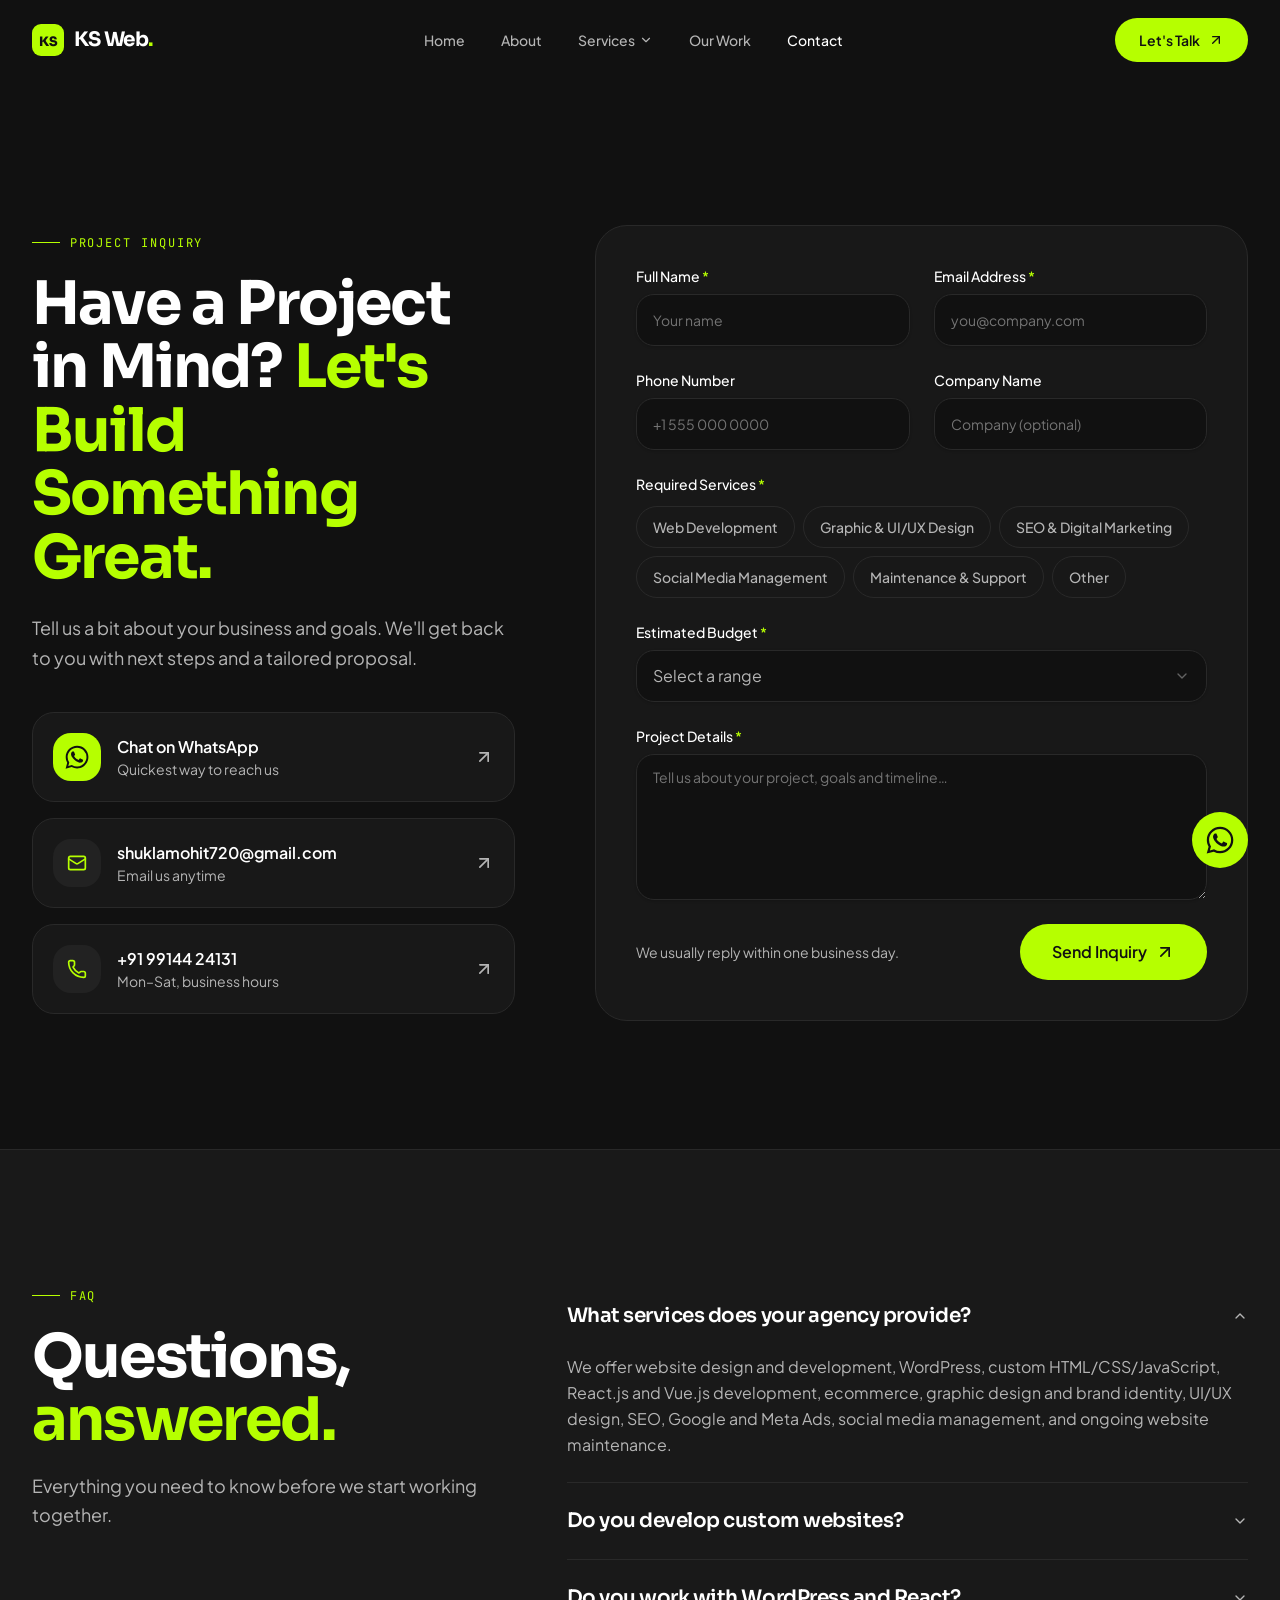
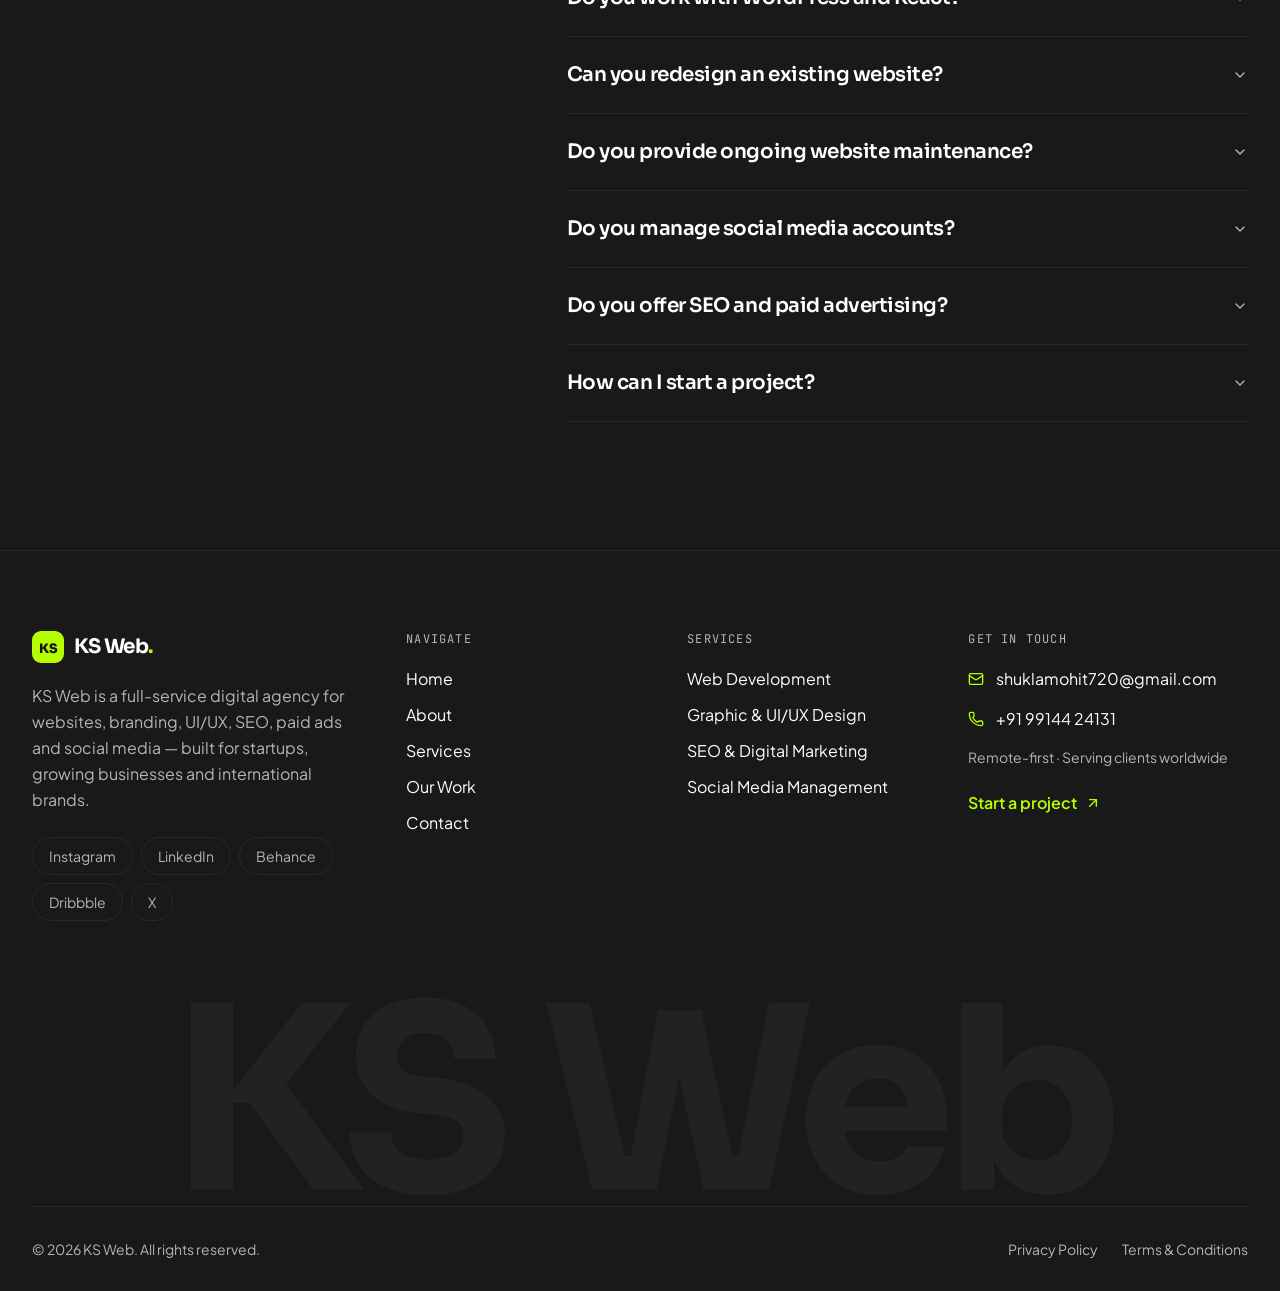
<file: contact.html>
<!DOCTYPE html>
<html lang="en"><head><meta charset="utf-8"/><meta content="width=device-width, initial-scale=1" name="viewport"/><link href="https://fonts.googleapis.com/css2?family=Sora:wght@400;500;600;700;800&amp;family=Plus+Jakarta+Sans:wght@400;500;600;700&amp;family=JetBrains+Mono:wght@400;500&amp;display=swap" rel="stylesheet"/><link href="css/style.css" rel="stylesheet"/><title>Contact Us — Start a Project | KS Web</title><meta content="#111111" name="theme-color"/><meta content="KS Web" name="author"/><meta content="KS Web" property="og:site_name"/><meta content="Tell us about your website, branding or marketing project. Reach us through the inquiry form, WhatsApp or email." name="description"/><meta content="Contact Us — Start a Project | KS Web" property="og:title"/><meta content="Tell us about your website, branding or marketing project. Reach us through the inquiry form, WhatsApp or email." property="og:description"/><meta content="website" property="og:type"/><meta content="summary_large_image" name="twitter:card"/><meta content="Contact Us — Start a Project | KS Web" name="twitter:title"/><meta content="Tell us about your website, branding or marketing project. Reach us through the inquiry form, WhatsApp or email." name="twitter:description"/><link href="https://fonts.googleapis.com" rel="preconnect"/><link crossorigin="anonymous" href="https://fonts.gstatic.com" rel="preconnect"/><link href="images/favicon.png" rel="icon" type="image/png"/><link href="css/extra.css" rel="stylesheet"/><noscript><style>.opacity-0{opacity:1!important}.translate-y-6{transform:none!important}</style></noscript></head><body><a class="sr-only focus:not-sr-only focus:fixed focus:left-4 focus:top-4 focus:z-[60] focus:rounded-full focus:bg-primary focus:px-4 focus:py-2 focus:text-primary-foreground" href="#main">Skip to content</a><header class="sticky top-0 z-50 transition-all duration-300 border-b border-transparent bg-background/0"><div class="container-x flex h-20 items-center justify-between gap-6"><a aria-label="KS Web — home" class="flex items-center gap-2.5" href="index.html"><svg aria-hidden="true" class="size-8" viewbox="0 0 32 32"><rect class="fill-primary" height="32" rx="9" width="32"></rect><text class="fill-primary-foreground" style="font:800 13px Sora, sans-serif;letter-spacing:-0.5px" text-anchor="middle" x="16" y="21.5">KS</text></svg><span class="font-display text-xl font-bold tracking-tight text-foreground">KS Web<span class="text-primary">.</span></span></a><nav aria-label="Primary" class="hidden items-center gap-1 lg:flex"><a class="relative rounded-full px-4 py-2 text-sm font-medium text-muted-foreground transition-colors hover:text-foreground data-[status=active]:text-foreground" href="index.html">Home</a><a class="relative rounded-full px-4 py-2 text-sm font-medium text-muted-foreground transition-colors hover:text-foreground data-[status=active]:text-foreground" href="about.html">About</a><div class="relative"><a aria-expanded="false" aria-haspopup="true" class="relative rounded-full px-4 py-2 text-sm font-medium text-muted-foreground transition-colors hover:text-foreground data-[status=active]:text-foreground inline-flex items-center gap-1" href="services.html">Services<svg aria-hidden="true" class="lucide lucide-chevron-down size-3.5 transition-transform" fill="none" height="24" stroke="currentColor" stroke-linecap="round" stroke-linejoin="round" stroke-width="2" viewbox="0 0 24 24" width="24" xmlns="http://www.w3.org/2000/svg"><path d="m6 9 6 6 6-6"></path></svg></a></div><a class="relative rounded-full px-4 py-2 text-sm font-medium text-muted-foreground transition-colors hover:text-foreground data-[status=active]:text-foreground" href="work.html">Our Work</a><a aria-current="page" class="relative rounded-full px-4 py-2 text-sm font-medium text-muted-foreground transition-colors hover:text-foreground data-[status=active]:text-foreground active" data-status="active" href="contact.html">Contact</a></nav><div class="flex items-center gap-3"><a aria-current="page" class="items-center justify-center gap-2 whitespace-nowrap text-sm cursor-pointer focus-visible:outline-none focus-visible:ring-1 focus-visible:ring-ring disabled:pointer-events-none disabled:opacity-50 disabled:cursor-not-allowed [&amp;_svg]:pointer-events-none [&amp;_svg]:size-4 [&amp;_svg]:shrink-0 rounded-full bg-primary font-semibold text-primary-foreground hover:glow-primary hover:-translate-y-0.5 transition-all duration-300 py-2 hidden h-11 px-6 sm:inline-flex active" data-status="active" href="contact.html">Let's Talk <svg aria-hidden="true" class="lucide lucide-arrow-up-right" fill="none" height="24" stroke="currentColor" stroke-linecap="round" stroke-linejoin="round" stroke-width="2" viewbox="0 0 24 24" width="24" xmlns="http://www.w3.org/2000/svg"><path d="M7 7h10v10"></path><path d="M7 17 17 7"></path></svg></a><button aria-expanded="false" aria-haspopup="dialog" aria-label="Open menu" class="grid size-11 place-items-center rounded-full border border-border text-foreground lg:hidden" data-state="closed" type="button"><svg aria-hidden="true" class="lucide lucide-menu size-5" fill="none" height="24" stroke="currentColor" stroke-linecap="round" stroke-linejoin="round" stroke-width="2" viewbox="0 0 24 24" width="24" xmlns="http://www.w3.org/2000/svg"><path d="M4 5h16"></path><path d="M4 12h16"></path><path d="M4 19h16"></path></svg></button></div></div><div class="absolute inset-x-0 top-full hidden origin-top border-b border-border bg-background shadow-card transition-all duration-300 lg:block invisible -translate-y-2 opacity-0"><div class="container-x grid grid-cols-5 gap-4 py-8"><a class="group rounded-2xl border border-border bg-card p-5 transition-colors hover:border-primary/50" href="services-web-development.html"><div class="flex items-center justify-between"><span class="grid size-10 place-items-center rounded-xl bg-surface-raised text-primary"><svg aria-hidden="true" class="lucide lucide-code-xml size-5" fill="none" height="24" stroke="currentColor" stroke-linecap="round" stroke-linejoin="round" stroke-width="2" viewbox="0 0 24 24" width="24" xmlns="http://www.w3.org/2000/svg"><path d="m18 16 4-4-4-4"></path><path d="m6 8-4 4 4 4"></path><path d="m14.5 4-5 16"></path></svg></span><span class="font-mono text-xs text-muted-foreground">01</span></div><h3 class="mt-5 text-base font-semibold text-foreground">Web Development</h3><p class="mt-1.5 text-sm leading-relaxed text-muted-foreground">Fast, scalable websites and stores built to convert.</p><ul class="mt-4 space-y-1.5 text-sm text-muted-foreground"><li class="truncate">— WordPress Website Development</li><li class="truncate">— Custom HTML, CSS &amp; JavaScript</li><li class="truncate">— React.js Development</li><li class="truncate">— Vue.js Development</li></ul><span class="mt-4 inline-flex items-center gap-1.5 text-sm font-semibold text-primary">Explore <svg aria-hidden="true" class="lucide lucide-arrow-right size-4 transition-transform group-hover:translate-x-1" fill="none" height="24" stroke="currentColor" stroke-linecap="round" stroke-linejoin="round" stroke-width="2" viewbox="0 0 24 24" width="24" xmlns="http://www.w3.org/2000/svg"><path d="M5 12h14"></path><path d="m12 5 7 7-7 7"></path></svg></span></a><a class="group rounded-2xl border border-border bg-card p-5 transition-colors hover:border-primary/50" href="services-design.html"><div class="flex items-center justify-between"><span class="grid size-10 place-items-center rounded-xl bg-surface-raised text-primary"><svg aria-hidden="true" class="lucide lucide-pen-tool size-5" fill="none" height="24" stroke="currentColor" stroke-linecap="round" stroke-linejoin="round" stroke-width="2" viewbox="0 0 24 24" width="24" xmlns="http://www.w3.org/2000/svg"><path d="M15.707 21.293a1 1 0 0 1-1.414 0l-1.586-1.586a1 1 0 0 1 0-1.414l5.586-5.586a1 1 0 0 1 1.414 0l1.586 1.586a1 1 0 0 1 0 1.414z"></path><path d="m18 13-1.375-6.874a1 1 0 0 0-.746-.776L3.235 2.028a1 1 0 0 0-1.207 1.207L5.35 15.879a1 1 0 0 0 .776.746L13 18"></path><path d="m2.3 2.3 7.286 7.286"></path><circle cx="11" cy="11" r="2"></circle></svg></span><span class="font-mono text-xs text-muted-foreground">02</span></div><h3 class="mt-5 text-base font-semibold text-foreground">Graphic &amp; UI/UX Design</h3><p class="mt-1.5 text-sm leading-relaxed text-muted-foreground">Brand identities and interfaces people remember.</p><ul class="mt-4 space-y-1.5 text-sm text-muted-foreground"><li class="truncate">— Logo Design</li><li class="truncate">— Brand Identity &amp; Guidelines</li><li class="truncate">— Business Card Design</li><li class="truncate">— Brochure &amp; Flyer Design</li></ul><span class="mt-4 inline-flex items-center gap-1.5 text-sm font-semibold text-primary">Explore <svg aria-hidden="true" class="lucide lucide-arrow-right size-4 transition-transform group-hover:translate-x-1" fill="none" height="24" stroke="currentColor" stroke-linecap="round" stroke-linejoin="round" stroke-width="2" viewbox="0 0 24 24" width="24" xmlns="http://www.w3.org/2000/svg"><path d="M5 12h14"></path><path d="m12 5 7 7-7 7"></path></svg></span></a><a class="group rounded-2xl border border-border bg-card p-5 transition-colors hover:border-primary/50" href="services-seo-digital-marketing.html"><div class="flex items-center justify-between"><span class="grid size-10 place-items-center rounded-xl bg-surface-raised text-primary"><svg aria-hidden="true" class="lucide lucide-trending-up size-5" fill="none" height="24" stroke="currentColor" stroke-linecap="round" stroke-linejoin="round" stroke-width="2" viewbox="0 0 24 24" width="24" xmlns="http://www.w3.org/2000/svg"><path d="M16 7h6v6"></path><path d="m22 7-8.5 8.5-5-5L2 17"></path></svg></span><span class="font-mono text-xs text-muted-foreground">03</span></div><h3 class="mt-5 text-base font-semibold text-foreground">SEO &amp; Digital Marketing</h3><p class="mt-1.5 text-sm leading-relaxed text-muted-foreground">Visibility, traffic and leads that compound.</p><ul class="mt-4 space-y-1.5 text-sm text-muted-foreground"><li class="truncate">— Website SEO Services</li><li class="truncate">— Technical SEO</li><li class="truncate">— On-Page SEO</li><li class="truncate">— Off-Page SEO</li></ul><span class="mt-4 inline-flex items-center gap-1.5 text-sm font-semibold text-primary">Explore <svg aria-hidden="true" class="lucide lucide-arrow-right size-4 transition-transform group-hover:translate-x-1" fill="none" height="24" stroke="currentColor" stroke-linecap="round" stroke-linejoin="round" stroke-width="2" viewbox="0 0 24 24" width="24" xmlns="http://www.w3.org/2000/svg"><path d="M5 12h14"></path><path d="m12 5 7 7-7 7"></path></svg></span></a><a class="group rounded-2xl border border-border bg-card p-5 transition-colors hover:border-primary/50" href="services-social-media.html"><div class="flex items-center justify-between"><span class="grid size-10 place-items-center rounded-xl bg-surface-raised text-primary"><svg aria-hidden="true" class="lucide lucide-share2 lucide-share-2 size-5" fill="none" height="24" stroke="currentColor" stroke-linecap="round" stroke-linejoin="round" stroke-width="2" viewbox="0 0 24 24" width="24" xmlns="http://www.w3.org/2000/svg"><circle cx="18" cy="5" r="3"></circle><circle cx="6" cy="12" r="3"></circle><circle cx="18" cy="19" r="3"></circle><line x1="8.59" x2="15.42" y1="13.51" y2="17.49"></line><line x1="15.41" x2="8.59" y1="6.51" y2="10.49"></line></svg></span><span class="font-mono text-xs text-muted-foreground">04</span></div><h3 class="mt-5 text-base font-semibold text-foreground">Social Media Management</h3><p class="mt-1.5 text-sm leading-relaxed text-muted-foreground">Consistent, on-brand content that builds community.</p><ul class="mt-4 space-y-1.5 text-sm text-muted-foreground"><li class="truncate">— Instagram Management</li><li class="truncate">— Facebook Management</li><li class="truncate">— Social Media Strategy</li><li class="truncate">— Social Media Content Creation</li></ul><span class="mt-4 inline-flex items-center gap-1.5 text-sm font-semibold text-primary">Explore <svg aria-hidden="true" class="lucide lucide-arrow-right size-4 transition-transform group-hover:translate-x-1" fill="none" height="24" stroke="currentColor" stroke-linecap="round" stroke-linejoin="round" stroke-width="2" viewbox="0 0 24 24" width="24" xmlns="http://www.w3.org/2000/svg"><path d="M5 12h14"></path><path d="m12 5 7 7-7 7"></path></svg></span></a><div class="flex flex-col justify-between rounded-2xl bg-primary p-6 text-primary-foreground"><div><p class="font-mono text-xs uppercase tracking-widest opacity-70">Start a project</p><p class="mt-3 font-display text-xl font-bold leading-snug">Not sure what you need? Let's figure it out together.</p></div><a aria-current="page" class="mt-6 inline-flex items-center gap-2 text-sm font-semibold underline-offset-4 hover:underline active" data-status="active" href="contact.html">Book a free consultation <svg aria-hidden="true" class="lucide lucide-arrow-up-right size-4" fill="none" height="24" stroke="currentColor" stroke-linecap="round" stroke-linejoin="round" stroke-width="2" viewbox="0 0 24 24" width="24" xmlns="http://www.w3.org/2000/svg"><path d="M7 7h10v10"></path><path d="M7 17 17 7"></path></svg></a></div></div></div></header><main id="main"><div class="pt-4"><section class="section-y" id="inquiry"><div class="container-x grid grid-cols-1 gap-10 md:gap-12 lg:grid-cols-[minmax(0,1fr)_minmax(0,1.35fr)] lg:gap-20"><div class="min-w-0"><span class="eyebrow">Project inquiry</span><h1 class="mt-5 text-[2rem] font-bold leading-[1.06] sm:text-4xl md:text-5xl lg:text-6xl">Have a Project in Mind? <span class="text-accent-mark">Let's Build Something Great.</span></h1><p class="mt-6 text-base leading-relaxed sm:text-lg text-muted-foreground">Tell us a bit about your business and goals. We'll get back to you with next steps and a tailored proposal.</p><div class="mt-8 space-y-3 sm:mt-10 sm:space-y-4"><a class="card-premium flex min-w-0 items-center gap-3 p-4 sm:gap-4 sm:p-5" href="https://wa.me/919914424131?text=Hi!%20I'd%20like%20to%20discuss%20a%20project." rel="noopener noreferrer" target="_blank"><span class="grid size-11 shrink-0 place-items-center rounded-xl sm:size-12 bg-primary text-primary-foreground"><svg aria-hidden="true" class="size-6" fill="currentColor" viewbox="0 0 24 24"><path d="M17.47 14.38c-.3-.15-1.75-.86-2.02-.96-.27-.1-.47-.15-.67.15-.2.3-.77.96-.94 1.16-.17.2-.35.22-.64.07-.3-.15-1.25-.46-2.38-1.47-.88-.79-1.47-1.76-1.65-2.06-.17-.3-.02-.46.13-.6.13-.14.3-.35.45-.52.15-.17.2-.3.3-.5.1-.2.05-.37-.02-.52-.08-.15-.67-1.6-.92-2.2-.24-.58-.49-.5-.67-.5h-.57c-.2 0-.52.07-.8.37-.27.3-1.04 1.02-1.04 2.48s1.07 2.88 1.21 3.08c.15.2 2.1 3.2 5.08 4.48.71.31 1.26.49 1.7.63.71.22 1.36.19 1.87.12.57-.09 1.75-.72 2-1.41.25-.69.25-1.29.17-1.41-.07-.13-.27-.2-.57-.35M12.05 21.5h-.01a9.4 9.4 0 0 1-4.8-1.32l-.34-.2-3.57.94.95-3.48-.22-.36a9.4 9.4 0 0 1-1.44-5.02c0-5.2 4.23-9.43 9.44-9.43 2.52 0 4.89.98 6.67 2.77a9.37 9.37 0 0 1 2.76 6.67c0 5.2-4.24 9.43-9.44 9.43m8.03-17.46A11.27 11.27 0 0 0 12.05.72C5.8.72.7 5.8.7 12.07c0 2 .52 3.95 1.52 5.67L.6 23.65l6.05-1.59a11.33 11.33 0 0 0 5.4 1.38h.01c6.26 0 11.35-5.09 11.35-11.35 0-3.03-1.18-5.88-3.33-8.03"></path></svg></span><span class="min-w-0 flex-1"><span class="block font-semibold">Chat on WhatsApp</span><span class="block text-sm text-muted-foreground">Quickest way to reach us</span></span><svg aria-hidden="true" class="lucide lucide-arrow-up-right size-5 shrink-0 text-muted-foreground" fill="none" height="24" stroke="currentColor" stroke-linecap="round" stroke-linejoin="round" stroke-width="2" viewbox="0 0 24 24" width="24" xmlns="http://www.w3.org/2000/svg"><path d="M7 7h10v10"></path><path d="M7 17 17 7"></path></svg></a><a class="card-premium flex min-w-0 items-center gap-3 p-4 sm:gap-4 sm:p-5" href="mailto:shuklamohit720@gmail.com"><span class="grid size-11 shrink-0 place-items-center rounded-xl sm:size-12 bg-surface-raised text-primary"><svg aria-hidden="true" class="lucide lucide-mail size-5" fill="none" height="24" stroke="currentColor" stroke-linecap="round" stroke-linejoin="round" stroke-width="2" viewbox="0 0 24 24" width="24" xmlns="http://www.w3.org/2000/svg"><path d="m22 7-8.991 5.727a2 2 0 0 1-2.009 0L2 7"></path><rect height="16" rx="2" width="20" x="2" y="4"></rect></svg></span><span class="min-w-0 flex-1"><span class="block break-all text-[15px] font-semibold sm:text-base">shuklamohit720@gmail.com</span><span class="block text-sm text-muted-foreground">Email us anytime</span></span><svg aria-hidden="true" class="lucide lucide-arrow-up-right size-5 shrink-0 text-muted-foreground" fill="none" height="24" stroke="currentColor" stroke-linecap="round" stroke-linejoin="round" stroke-width="2" viewbox="0 0 24 24" width="24" xmlns="http://www.w3.org/2000/svg"><path d="M7 7h10v10"></path><path d="M7 17 17 7"></path></svg></a><a class="card-premium flex min-w-0 items-center gap-3 p-4 sm:gap-4 sm:p-5" href="tel:+919914424131"><span class="grid size-11 shrink-0 place-items-center rounded-xl sm:size-12 bg-surface-raised text-primary"><svg aria-hidden="true" class="lucide lucide-phone size-5" fill="none" height="24" stroke="currentColor" stroke-linecap="round" stroke-linejoin="round" stroke-width="2" viewbox="0 0 24 24" width="24" xmlns="http://www.w3.org/2000/svg"><path d="M13.832 16.568a1 1 0 0 0 1.213-.303l.355-.465A2 2 0 0 1 17 15h3a2 2 0 0 1 2 2v3a2 2 0 0 1-2 2A18 18 0 0 1 2 4a2 2 0 0 1 2-2h3a2 2 0 0 1 2 2v3a2 2 0 0 1-.8 1.6l-.468.351a1 1 0 0 0-.292 1.233 14 14 0 0 0 6.392 6.384"></path></svg></span><span class="min-w-0 flex-1"><span class="block font-semibold">+91 99144 24131</span><span class="block text-sm text-muted-foreground">Mon–Sat, business hours</span></span><svg aria-hidden="true" class="lucide lucide-arrow-up-right size-5 shrink-0 text-muted-foreground" fill="none" height="24" stroke="currentColor" stroke-linecap="round" stroke-linejoin="round" stroke-width="2" viewbox="0 0 24 24" width="24" xmlns="http://www.w3.org/2000/svg"><path d="M7 7h10v10"></path><path d="M7 17 17 7"></path></svg></a></div></div><div class="min-w-0 rounded-3xl border border-border bg-card p-5 sm:p-6 md:rounded-[2rem] md:p-10"><form class="grid grid-cols-1 gap-5 sm:gap-6 md:grid-cols-2" novalidate=""><div class="flex min-w-0 flex-col gap-2"><label class="peer-disabled:cursor-not-allowed peer-disabled:opacity-70 text-sm font-medium text-foreground" for="fullName">Full Name <span class="text-primary">*</span></label><input autocomplete="name" class="flex w-full border py-1 shadow-sm transition-colors file:border-0 file:bg-transparent file:text-sm file:font-medium file:text-foreground focus-visible:outline-none focus-visible:ring-ring disabled:cursor-not-allowed disabled:opacity-50 md:text-sm h-13 rounded-xl border-border bg-background px-4 text-base text-foreground placeholder:text-muted-foreground/60 focus-visible:border-primary focus-visible:ring-0" id="fullName" name="fullName" placeholder="Your name"/></div><div class="flex min-w-0 flex-col gap-2"><label class="peer-disabled:cursor-not-allowed peer-disabled:opacity-70 text-sm font-medium text-foreground" for="email">Email Address <span class="text-primary">*</span></label><input autocomplete="email" class="flex w-full border py-1 shadow-sm transition-colors file:border-0 file:bg-transparent file:text-sm file:font-medium file:text-foreground focus-visible:outline-none focus-visible:ring-ring disabled:cursor-not-allowed disabled:opacity-50 md:text-sm h-13 rounded-xl border-border bg-background px-4 text-base text-foreground placeholder:text-muted-foreground/60 focus-visible:border-primary focus-visible:ring-0" id="email" name="email" placeholder="you@company.com" type="email"/></div><div class="flex min-w-0 flex-col gap-2"><label class="peer-disabled:cursor-not-allowed peer-disabled:opacity-70 text-sm font-medium text-foreground" for="phone">Phone Number </label><input autocomplete="tel" class="flex w-full border py-1 shadow-sm transition-colors file:border-0 file:bg-transparent file:text-sm file:font-medium file:text-foreground focus-visible:outline-none focus-visible:ring-ring disabled:cursor-not-allowed disabled:opacity-50 md:text-sm h-13 rounded-xl border-border bg-background px-4 text-base text-foreground placeholder:text-muted-foreground/60 focus-visible:border-primary focus-visible:ring-0" id="phone" name="phone" placeholder="+1 555 000 0000" type="tel"/></div><div class="flex min-w-0 flex-col gap-2"><label class="peer-disabled:cursor-not-allowed peer-disabled:opacity-70 text-sm font-medium text-foreground" for="company">Company Name </label><input autocomplete="organization" class="flex w-full border py-1 shadow-sm transition-colors file:border-0 file:bg-transparent file:text-sm file:font-medium file:text-foreground focus-visible:outline-none focus-visible:ring-ring disabled:cursor-not-allowed disabled:opacity-50 md:text-sm h-13 rounded-xl border-border bg-background px-4 text-base text-foreground placeholder:text-muted-foreground/60 focus-visible:border-primary focus-visible:ring-0" id="company" name="company" placeholder="Company (optional)"/></div><fieldset class="md:col-span-2"><legend class="mb-3 text-sm font-medium text-foreground">Required Services <span class="text-primary">*</span></legend><div class="flex flex-wrap gap-2"><button aria-pressed="false" class="inline-flex items-center gap-2 rounded-full border px-3.5 py-2 text-[13px] font-medium sm:px-4 sm:py-2.5 sm:text-sm transition-colors border-border text-muted-foreground hover:border-border-strong hover:text-foreground" type="button">Web Development</button><button aria-pressed="false" class="inline-flex items-center gap-2 rounded-full border px-3.5 py-2 text-[13px] font-medium sm:px-4 sm:py-2.5 sm:text-sm transition-colors border-border text-muted-foreground hover:border-border-strong hover:text-foreground" type="button">Graphic &amp; UI/UX Design</button><button aria-pressed="false" class="inline-flex items-center gap-2 rounded-full border px-3.5 py-2 text-[13px] font-medium sm:px-4 sm:py-2.5 sm:text-sm transition-colors border-border text-muted-foreground hover:border-border-strong hover:text-foreground" type="button">SEO &amp; Digital Marketing</button><button aria-pressed="false" class="inline-flex items-center gap-2 rounded-full border px-3.5 py-2 text-[13px] font-medium sm:px-4 sm:py-2.5 sm:text-sm transition-colors border-border text-muted-foreground hover:border-border-strong hover:text-foreground" type="button">Social Media Management</button><button aria-pressed="false" class="inline-flex items-center gap-2 rounded-full border px-3.5 py-2 text-[13px] font-medium sm:px-4 sm:py-2.5 sm:text-sm transition-colors border-border text-muted-foreground hover:border-border-strong hover:text-foreground" type="button">Maintenance &amp; Support</button><button aria-pressed="false" class="inline-flex items-center gap-2 rounded-full border px-3.5 py-2 text-[13px] font-medium sm:px-4 sm:py-2.5 sm:text-sm transition-colors border-border text-muted-foreground hover:border-border-strong hover:text-foreground" type="button">Other</button></div></fieldset><div class="flex min-w-0 flex-col gap-2 md:col-span-2"><label class="peer-disabled:cursor-not-allowed peer-disabled:opacity-70 text-sm font-medium text-foreground" for="budget">Estimated Budget <span class="text-primary">*</span></label><button aria-autocomplete="none" aria-expanded="false" class="flex items-center justify-between whitespace-nowrap border py-2 shadow-sm ring-offset-background cursor-pointer data-[placeholder]:text-muted-foreground focus:outline-none focus:ring-1 focus:ring-ring disabled:cursor-not-allowed disabled:opacity-50 [&amp;&gt;span]:line-clamp-1 h-13 rounded-xl border-border bg-background px-4 text-base text-foreground placeholder:text-muted-foreground/60 focus-visible:border-primary focus-visible:ring-0 w-full" data-placeholder="" data-state="closed" dir="ltr" id="budget" role="combobox" type="button"><span style="pointer-events:none">Select a range</span><svg aria-hidden="true" class="lucide lucide-chevron-down h-4 w-4 opacity-50" fill="none" height="24" stroke="currentColor" stroke-linecap="round" stroke-linejoin="round" stroke-width="2" viewbox="0 0 24 24" width="24" xmlns="http://www.w3.org/2000/svg"><path d="m6 9 6 6 6-6"></path></svg></button><select aria-hidden="true" style="position:absolute;border:0;width:1px;height:1px;padding:0;margin:-1px;overflow:hidden;clip:rect(0, 0, 0, 0);white-space:nowrap;word-wrap:normal" tabindex="-1"><option selected="" value=""></option></select></div><div class="flex min-w-0 flex-col gap-2 md:col-span-2"><label class="peer-disabled:cursor-not-allowed peer-disabled:opacity-70 text-sm font-medium text-foreground" for="details">Project Details <span class="text-primary">*</span></label><textarea class="flex w-full border shadow-sm focus-visible:outline-none focus-visible:ring-ring disabled:cursor-not-allowed disabled:opacity-50 md:text-sm rounded-xl border-border bg-background px-4 text-base text-foreground placeholder:text-muted-foreground/60 focus-visible:border-primary focus-visible:ring-0 h-auto min-h-36 py-3" id="details" name="details" placeholder="Tell us about your project, goals and timeline…" rows="6"></textarea></div><div class="flex flex-col gap-4 md:col-span-2 md:flex-row md:items-center md:justify-between"><p class="text-sm text-muted-foreground">We usually reply within one business day.</p><button class="inline-flex items-center justify-center gap-2 whitespace-nowrap cursor-pointer focus-visible:outline-none focus-visible:ring-1 focus-visible:ring-ring disabled:pointer-events-none disabled:opacity-50 disabled:cursor-not-allowed [&amp;_svg]:pointer-events-none [&amp;_svg]:shrink-0 rounded-full bg-primary font-semibold text-primary-foreground hover:glow-primary hover:-translate-y-0.5 transition-all duration-300 h-14 px-8 text-base [&amp;_svg]:size-5 w-full md:w-auto" type="submit">Send Inquiry<svg aria-hidden="true" class="lucide lucide-arrow-up-right" fill="none" height="24" stroke="currentColor" stroke-linecap="round" stroke-linejoin="round" stroke-width="2" viewbox="0 0 24 24" width="24" xmlns="http://www.w3.org/2000/svg"><path d="M7 7h10v10"></path><path d="M7 17 17 7"></path></svg></button></div></form></div></div></section></div><section class="section-y border-t border-border bg-surface"><div class="container-x grid gap-12 lg:grid-cols-[1fr_1.4fr]"><div class="lg:sticky lg:top-28 lg:self-start"><div class="flex flex-col gap-6 md:flex-row md:items-end md:justify-between"><div class="max-w-3xl"><span class="eyebrow">FAQ</span><h2 class="mt-5 text-4xl font-bold leading-[1.05] text-foreground md:text-5xl lg:text-6xl">Questions, <span class="text-accent-mark">answered.</span></h2><p class="mt-5 max-w-2xl text-lg leading-relaxed text-muted-foreground">Everything you need to know before we start working together.</p></div></div></div><div class="w-full" data-orientation="vertical"><div class="border-b border-border" data-orientation="vertical" data-state="open"><h3 class="flex" data-orientation="vertical" data-state="open"><button aria-controls="radix-_R_26iqq_" aria-expanded="true" class="flex flex-1 items-center justify-between cursor-pointer transition-all [&amp;[data-state=open]&gt;svg]:rotate-180 py-6 text-left font-display text-lg font-semibold hover:text-primary hover:no-underline md:text-xl" data-orientation="vertical" data-radix-collection-item="" data-state="open" id="radix-_R_6iqq_" type="button">What services does your agency provide?<svg aria-hidden="true" class="lucide lucide-chevron-down h-4 w-4 shrink-0 text-muted-foreground transition-transform duration-200" fill="none" height="24" stroke="currentColor" stroke-linecap="round" stroke-linejoin="round" stroke-width="2" viewbox="0 0 24 24" width="24" xmlns="http://www.w3.org/2000/svg"><path d="m6 9 6 6 6-6"></path></svg></button></h3><div aria-labelledby="radix-_R_6iqq_" class="overflow-hidden text-sm data-[state=closed]:animate-accordion-up data-[state=open]:animate-accordion-down" data-orientation="vertical" data-state="open" id="radix-_R_26iqq_" role="region" style="--radix-accordion-content-height:var(--radix-collapsible-content-height);--radix-accordion-content-width:var(--radix-collapsible-content-width)"><div class="pt-0 pb-6 text-base leading-relaxed text-muted-foreground">We offer website design and development, WordPress, custom HTML/CSS/JavaScript, React.js and Vue.js development, ecommerce, graphic design and brand identity, UI/UX design, SEO, Google and Meta Ads, social media management, and ongoing website maintenance.</div></div></div><div class="border-b border-border" data-orientation="vertical" data-state="closed"><h3 class="flex" data-orientation="vertical" data-state="closed"><button aria-expanded="false" class="flex flex-1 items-center justify-between cursor-pointer transition-all [&amp;[data-state=open]&gt;svg]:rotate-180 py-6 text-left font-display text-lg font-semibold hover:text-primary hover:no-underline md:text-xl" data-orientation="vertical" data-radix-collection-item="" data-state="closed" id="radix-_R_aiqq_" type="button">Do you develop custom websites?<svg aria-hidden="true" class="lucide lucide-chevron-down h-4 w-4 shrink-0 text-muted-foreground transition-transform duration-200" fill="none" height="24" stroke="currentColor" stroke-linecap="round" stroke-linejoin="round" stroke-width="2" viewbox="0 0 24 24" width="24" xmlns="http://www.w3.org/2000/svg"><path d="m6 9 6 6 6-6"></path></svg></button></h3><div aria-labelledby="radix-_R_aiqq_" class="overflow-hidden text-sm data-[state=closed]:animate-accordion-up data-[state=open]:animate-accordion-down" data-orientation="vertical" data-state="closed" hidden="" id="radix-_R_2aiqq_" role="region" style="--radix-accordion-content-height:var(--radix-collapsible-content-height);--radix-accordion-content-width:var(--radix-collapsible-content-width)"><div class="pt-0 pb-6 text-base leading-relaxed text-muted-foreground">Yes. Every website is built around your business and goals, with no cookie-cutter templates. We build custom designs in WordPress, HTML/CSS/JavaScript, React.js and Vue.js, optimised for speed, SEO and every screen size.</div></div></div><div class="border-b border-border" data-orientation="vertical" data-state="closed"><h3 class="flex" data-orientation="vertical" data-state="closed"><button aria-expanded="false" class="flex flex-1 items-center justify-between cursor-pointer transition-all [&amp;[data-state=open]&gt;svg]:rotate-180 py-6 text-left font-display text-lg font-semibold hover:text-primary hover:no-underline md:text-xl" data-orientation="vertical" data-radix-collection-item="" data-state="closed" id="radix-_R_eiqq_" type="button">Do you work with WordPress and React?<svg aria-hidden="true" class="lucide lucide-chevron-down h-4 w-4 shrink-0 text-muted-foreground transition-transform duration-200" fill="none" height="24" stroke="currentColor" stroke-linecap="round" stroke-linejoin="round" stroke-width="2" viewbox="0 0 24 24" width="24" xmlns="http://www.w3.org/2000/svg"><path d="m6 9 6 6 6-6"></path></svg></button></h3><div aria-labelledby="radix-_R_eiqq_" class="overflow-hidden text-sm data-[state=closed]:animate-accordion-up data-[state=open]:animate-accordion-down" data-orientation="vertical" data-state="closed" hidden="" id="radix-_R_2eiqq_" role="region" style="--radix-accordion-content-height:var(--radix-collapsible-content-height);--radix-accordion-content-width:var(--radix-collapsible-content-width)"><div class="pt-0 pb-6 text-base leading-relaxed text-muted-foreground">Yes, both. WordPress works best for content-driven sites, stores and faster launches, while React.js and Vue.js suit custom web applications and highly interactive experiences. We recommend whichever fits your project and budget.</div></div></div><div class="border-b border-border" data-orientation="vertical" data-state="closed"><h3 class="flex" data-orientation="vertical" data-state="closed"><button aria-expanded="false" class="flex flex-1 items-center justify-between cursor-pointer transition-all [&amp;[data-state=open]&gt;svg]:rotate-180 py-6 text-left font-display text-lg font-semibold hover:text-primary hover:no-underline md:text-xl" data-orientation="vertical" data-radix-collection-item="" data-state="closed" id="radix-_R_iiqq_" type="button">Can you redesign an existing website?<svg aria-hidden="true" class="lucide lucide-chevron-down h-4 w-4 shrink-0 text-muted-foreground transition-transform duration-200" fill="none" height="24" stroke="currentColor" stroke-linecap="round" stroke-linejoin="round" stroke-width="2" viewbox="0 0 24 24" width="24" xmlns="http://www.w3.org/2000/svg"><path d="m6 9 6 6 6-6"></path></svg></button></h3><div aria-labelledby="radix-_R_iiqq_" class="overflow-hidden text-sm data-[state=closed]:animate-accordion-up data-[state=open]:animate-accordion-down" data-orientation="vertical" data-state="closed" hidden="" id="radix-_R_2iiqq_" role="region" style="--radix-accordion-content-height:var(--radix-collapsible-content-height);--radix-accordion-content-width:var(--radix-collapsible-content-width)"><div class="pt-0 pb-6 text-base leading-relaxed text-muted-foreground">Yes. We review your current website, then refresh the design, structure, speed and SEO while keeping the content and rankings you have already built.</div></div></div><div class="border-b border-border" data-orientation="vertical" data-state="closed"><h3 class="flex" data-orientation="vertical" data-state="closed"><button aria-expanded="false" class="flex flex-1 items-center justify-between cursor-pointer transition-all [&amp;[data-state=open]&gt;svg]:rotate-180 py-6 text-left font-display text-lg font-semibold hover:text-primary hover:no-underline md:text-xl" data-orientation="vertical" data-radix-collection-item="" data-state="closed" id="radix-_R_miqq_" type="button">Do you provide ongoing website maintenance?<svg aria-hidden="true" class="lucide lucide-chevron-down h-4 w-4 shrink-0 text-muted-foreground transition-transform duration-200" fill="none" height="24" stroke="currentColor" stroke-linecap="round" stroke-linejoin="round" stroke-width="2" viewbox="0 0 24 24" width="24" xmlns="http://www.w3.org/2000/svg"><path d="m6 9 6 6 6-6"></path></svg></button></h3><div aria-labelledby="radix-_R_miqq_" class="overflow-hidden text-sm data-[state=closed]:animate-accordion-up data-[state=open]:animate-accordion-down" data-orientation="vertical" data-state="closed" hidden="" id="radix-_R_2miqq_" role="region" style="--radix-accordion-content-height:var(--radix-collapsible-content-height);--radix-accordion-content-width:var(--radix-collapsible-content-width)"><div class="pt-0 pb-6 text-base leading-relaxed text-muted-foreground">Yes. We offer ongoing support including updates, backups, security checks, speed optimisation, bug fixes and regular content changes, so your site stays fast and secure after launch.</div></div></div><div class="border-b border-border" data-orientation="vertical" data-state="closed"><h3 class="flex" data-orientation="vertical" data-state="closed"><button aria-expanded="false" class="flex flex-1 items-center justify-between cursor-pointer transition-all [&amp;[data-state=open]&gt;svg]:rotate-180 py-6 text-left font-display text-lg font-semibold hover:text-primary hover:no-underline md:text-xl" data-orientation="vertical" data-radix-collection-item="" data-state="closed" id="radix-_R_qiqq_" type="button">Do you manage social media accounts?<svg aria-hidden="true" class="lucide lucide-chevron-down h-4 w-4 shrink-0 text-muted-foreground transition-transform duration-200" fill="none" height="24" stroke="currentColor" stroke-linecap="round" stroke-linejoin="round" stroke-width="2" viewbox="0 0 24 24" width="24" xmlns="http://www.w3.org/2000/svg"><path d="m6 9 6 6 6-6"></path></svg></button></h3><div aria-labelledby="radix-_R_qiqq_" class="overflow-hidden text-sm data-[state=closed]:animate-accordion-up data-[state=open]:animate-accordion-down" data-orientation="vertical" data-state="closed" hidden="" id="radix-_R_2qiqq_" role="region" style="--radix-accordion-content-height:var(--radix-collapsible-content-height);--radix-accordion-content-width:var(--radix-collapsible-content-width)"><div class="pt-0 pb-6 text-base leading-relaxed text-muted-foreground">Yes. We handle Instagram and Facebook management, social media strategy, content creation, reels and video, and send monthly performance reports.</div></div></div><div class="border-b border-border" data-orientation="vertical" data-state="closed"><h3 class="flex" data-orientation="vertical" data-state="closed"><button aria-expanded="false" class="flex flex-1 items-center justify-between cursor-pointer transition-all [&amp;[data-state=open]&gt;svg]:rotate-180 py-6 text-left font-display text-lg font-semibold hover:text-primary hover:no-underline md:text-xl" data-orientation="vertical" data-radix-collection-item="" data-state="closed" id="radix-_R_uiqq_" type="button">Do you offer SEO and paid advertising?<svg aria-hidden="true" class="lucide lucide-chevron-down h-4 w-4 shrink-0 text-muted-foreground transition-transform duration-200" fill="none" height="24" stroke="currentColor" stroke-linecap="round" stroke-linejoin="round" stroke-width="2" viewbox="0 0 24 24" width="24" xmlns="http://www.w3.org/2000/svg"><path d="m6 9 6 6 6-6"></path></svg></button></h3><div aria-labelledby="radix-_R_uiqq_" class="overflow-hidden text-sm data-[state=closed]:animate-accordion-up data-[state=open]:animate-accordion-down" data-orientation="vertical" data-state="closed" hidden="" id="radix-_R_2uiqq_" role="region" style="--radix-accordion-content-height:var(--radix-collapsible-content-height);--radix-accordion-content-width:var(--radix-collapsible-content-width)"><div class="pt-0 pb-6 text-base leading-relaxed text-muted-foreground">Yes. We cover technical, on-page, off-page and local SEO, along with Google Ads and Meta Ads campaigns, and track results so you can see what is working.</div></div></div><div class="border-b border-border" data-orientation="vertical" data-state="closed"><h3 class="flex" data-orientation="vertical" data-state="closed"><button aria-expanded="false" class="flex flex-1 items-center justify-between cursor-pointer transition-all [&amp;[data-state=open]&gt;svg]:rotate-180 py-6 text-left font-display text-lg font-semibold hover:text-primary hover:no-underline md:text-xl" data-orientation="vertical" data-radix-collection-item="" data-state="closed" id="radix-_R_12iqq_" type="button">How can I start a project?<svg aria-hidden="true" class="lucide lucide-chevron-down h-4 w-4 shrink-0 text-muted-foreground transition-transform duration-200" fill="none" height="24" stroke="currentColor" stroke-linecap="round" stroke-linejoin="round" stroke-width="2" viewbox="0 0 24 24" width="24" xmlns="http://www.w3.org/2000/svg"><path d="m6 9 6 6 6-6"></path></svg></button></h3><div aria-labelledby="radix-_R_12iqq_" class="overflow-hidden text-sm data-[state=closed]:animate-accordion-up data-[state=open]:animate-accordion-down" data-orientation="vertical" data-state="closed" hidden="" id="radix-_R_32iqq_" role="region" style="--radix-accordion-content-height:var(--radix-collapsible-content-height);--radix-accordion-content-width:var(--radix-collapsible-content-width)"><div class="pt-0 pb-6 text-base leading-relaxed text-muted-foreground">Fill in the inquiry form on our Contact page or message us on WhatsApp. We reply within one business day, discuss your goals, and send a tailored proposal with next steps.</div></div></div></div></div></section></main><footer class="relative overflow-hidden border-t border-border bg-surface"><div class="container-x pt-20"><div class="grid gap-12 lg:grid-cols-[1.4fr_1fr_1fr_1.2fr]"><div><a aria-label="KS Web — home" class="flex items-center gap-2.5" href="index.html"><svg aria-hidden="true" class="size-8" viewbox="0 0 32 32"><rect class="fill-primary" height="32" rx="9" width="32"></rect><text class="fill-primary-foreground" style="font:800 13px Sora, sans-serif;letter-spacing:-0.5px" text-anchor="middle" x="16" y="21.5">KS</text></svg><span class="font-display text-xl font-bold tracking-tight text-foreground">KS Web<span class="text-primary">.</span></span></a><p class="mt-5 max-w-sm leading-relaxed text-muted-foreground">KS Web is a full-service digital agency for websites, branding, UI/UX, SEO, paid ads and social media — built for startups, growing businesses and international brands.</p><ul class="mt-6 flex flex-wrap gap-2"><li><a class="inline-flex rounded-full border border-border px-4 py-2 text-sm text-muted-foreground transition-colors hover:border-primary hover:text-primary" href="https://instagram.com/" rel="noopener noreferrer" target="_blank">Instagram</a></li><li><a class="inline-flex rounded-full border border-border px-4 py-2 text-sm text-muted-foreground transition-colors hover:border-primary hover:text-primary" href="https://linkedin.com/" rel="noopener noreferrer" target="_blank">LinkedIn</a></li><li><a class="inline-flex rounded-full border border-border px-4 py-2 text-sm text-muted-foreground transition-colors hover:border-primary hover:text-primary" href="https://behance.net/" rel="noopener noreferrer" target="_blank">Behance</a></li><li><a class="inline-flex rounded-full border border-border px-4 py-2 text-sm text-muted-foreground transition-colors hover:border-primary hover:text-primary" href="https://dribbble.com/" rel="noopener noreferrer" target="_blank">Dribbble</a></li><li><a class="inline-flex rounded-full border border-border px-4 py-2 text-sm text-muted-foreground transition-colors hover:border-primary hover:text-primary" href="https://x.com/" rel="noopener noreferrer" target="_blank">X</a></li></ul></div><div><h3 class="font-mono text-xs uppercase tracking-widest text-muted-foreground">Navigate</h3><ul class="mt-5 space-y-3"><li><a class="text-foreground transition-colors hover:text-primary" href="index.html">Home</a></li><li><a class="text-foreground transition-colors hover:text-primary" href="about.html">About</a></li><li><a class="text-foreground transition-colors hover:text-primary" href="services.html">Services</a></li><li><a class="text-foreground transition-colors hover:text-primary" href="work.html">Our Work</a></li><li><a aria-current="page" class="text-foreground transition-colors hover:text-primary active" data-status="active" href="contact.html">Contact</a></li></ul></div><div><h3 class="font-mono text-xs uppercase tracking-widest text-muted-foreground">Services</h3><ul class="mt-5 space-y-3"><li><a class="text-foreground transition-colors hover:text-primary" href="services-web-development.html">Web Development</a></li><li><a class="text-foreground transition-colors hover:text-primary" href="services-design.html">Graphic &amp; UI/UX Design</a></li><li><a class="text-foreground transition-colors hover:text-primary" href="services-seo-digital-marketing.html">SEO &amp; Digital Marketing</a></li><li><a class="text-foreground transition-colors hover:text-primary" href="services-social-media.html">Social Media Management</a></li></ul></div><div><h3 class="font-mono text-xs uppercase tracking-widest text-muted-foreground">Get in touch</h3><ul class="mt-5 space-y-4"><li><a class="flex items-center gap-3 text-foreground hover:text-primary" href="mailto:shuklamohit720@gmail.com"><svg aria-hidden="true" class="lucide lucide-mail size-4 text-primary" fill="none" height="24" stroke="currentColor" stroke-linecap="round" stroke-linejoin="round" stroke-width="2" viewbox="0 0 24 24" width="24" xmlns="http://www.w3.org/2000/svg"><path d="m22 7-8.991 5.727a2 2 0 0 1-2.009 0L2 7"></path><rect height="16" rx="2" width="20" x="2" y="4"></rect></svg> shuklamohit720@gmail.com</a></li><li><a class="flex items-center gap-3 text-foreground hover:text-primary" href="tel:+919914424131"><svg aria-hidden="true" class="lucide lucide-phone size-4 text-primary" fill="none" height="24" stroke="currentColor" stroke-linecap="round" stroke-linejoin="round" stroke-width="2" viewbox="0 0 24 24" width="24" xmlns="http://www.w3.org/2000/svg"><path d="M13.832 16.568a1 1 0 0 0 1.213-.303l.355-.465A2 2 0 0 1 17 15h3a2 2 0 0 1 2 2v3a2 2 0 0 1-2 2A18 18 0 0 1 2 4a2 2 0 0 1 2-2h3a2 2 0 0 1 2 2v3a2 2 0 0 1-.8 1.6l-.468.351a1 1 0 0 0-.292 1.233 14 14 0 0 0 6.392 6.384"></path></svg> +91 99144 24131</a></li><li class="text-sm text-muted-foreground">Remote-first · Serving clients worldwide</li></ul><a aria-current="page" class="mt-6 inline-flex items-center gap-2 font-semibold text-primary underline-offset-4 hover:underline active" data-status="active" href="contact.html">Start a project <svg aria-hidden="true" class="lucide lucide-arrow-up-right size-4" fill="none" height="24" stroke="currentColor" stroke-linecap="round" stroke-linejoin="round" stroke-width="2" viewbox="0 0 24 24" width="24" xmlns="http://www.w3.org/2000/svg"><path d="M7 7h10v10"></path><path d="M7 17 17 7"></path></svg></a></div></div><p aria-hidden="true" class="pointer-events-none mt-20 select-none text-center font-display text-[22vw] font-bold leading-[0.8] tracking-tighter text-foreground/[0.04] lg:text-[16rem]">KS Web</p><div class="flex flex-col items-start justify-between gap-4 border-t border-border py-8 text-sm text-muted-foreground md:flex-row md:items-center"><p>© 2026 KS Web. All rights reserved.</p><div class="flex gap-6"><a class="hover:text-foreground" href="privacy.html">Privacy Policy</a><a class="hover:text-foreground" href="terms.html">Terms &amp; Conditions</a></div></div></div></footer><a aria-label="Chat with us on WhatsApp" class="fixed bottom-5 right-5 z-40 grid size-14 place-items-center rounded-full bg-primary text-primary-foreground shadow-card transition-transform duration-300 hover:-translate-y-1 hover:glow-primary md:bottom-8 md:right-8" href="https://wa.me/919914424131?text=Hi!%20I'd%20like%20to%20discuss%20a%20project." rel="noopener noreferrer" target="_blank"><svg aria-hidden="true" class="size-7" fill="currentColor" viewbox="0 0 24 24"><path d="M17.47 14.38c-.3-.15-1.75-.86-2.02-.96-.27-.1-.47-.15-.67.15-.2.3-.77.96-.94 1.16-.17.2-.35.22-.64.07-.3-.15-1.25-.46-2.38-1.47-.88-.79-1.47-1.76-1.65-2.06-.17-.3-.02-.46.13-.6.13-.14.3-.35.45-.52.15-.17.2-.3.3-.5.1-.2.05-.37-.02-.52-.08-.15-.67-1.6-.92-2.2-.24-.58-.49-.5-.67-.5h-.57c-.2 0-.52.07-.8.37-.27.3-1.04 1.02-1.04 2.48s1.07 2.88 1.21 3.08c.15.2 2.1 3.2 5.08 4.48.71.31 1.26.49 1.7.63.71.22 1.36.19 1.87.12.57-.09 1.75-.72 2-1.41.25-.69.25-1.29.17-1.41-.07-.13-.27-.2-.57-.35M12.05 21.5h-.01a9.4 9.4 0 0 1-4.8-1.32l-.34-.2-3.57.94.95-3.48-.22-.36a9.4 9.4 0 0 1-1.44-5.02c0-5.2 4.23-9.43 9.44-9.43 2.52 0 4.89.98 6.67 2.77a9.37 9.37 0 0 1 2.76 6.67c0 5.2-4.24 9.43-9.44 9.43m8.03-17.46A11.27 11.27 0 0 0 12.05.72C5.8.72.7 5.8.7 12.07c0 2 .52 3.95 1.52 5.67L.6 23.65l6.05-1.59a11.33 11.33 0 0 0 5.4 1.38h.01c6.26 0 11.35-5.09 11.35-11.35 0-3.03-1.18-5.88-3.33-8.03"></path></svg></a><div data-state="closed" hidden="" id="mobile-menu"><div class="fixed inset-0 z-50 bg-black/80 data-[state=open]:animate-in data-[state=closed]:animate-out data-[state=closed]:fade-out-0 data-[state=open]:fade-in-0" data-overlay="" data-state="closed"></div><div aria-label="Menu" aria-modal="true" class="fixed z-50 gap-4 bg-background shadow-lg transition ease-in-out data-[state=closed]:duration-300 data-[state=open]:duration-500 data-[state=open]:animate-in data-[state=closed]:animate-out inset-y-0 right-0 h-full border-l data-[state=closed]:slide-out-to-right data-[state=open]:slide-in-from-right w-full max-w-sm overflow-y-auto border-border p-0" data-panel="" data-state="closed" role="dialog"><div class="flex min-h-full flex-col"><div class="flex h-20 items-center justify-between border-b border-border px-5"><a aria-label="KS Web — home" class="flex items-center gap-2.5" href="index.html"><svg aria-hidden="true" class="size-8" viewbox="0 0 32 32"><rect class="fill-primary" height="32" rx="9" width="32"></rect><text class="fill-primary-foreground" style="font:800 13px Sora, sans-serif;letter-spacing:-0.5px" text-anchor="middle" x="16" y="21.5">KS</text></svg><span class="font-display text-xl font-bold tracking-tight text-foreground">KS Web<span class="text-primary">.</span></span></a><button aria-label="Close menu" class="grid size-11 place-items-center rounded-full border border-border text-foreground" data-close="" type="button"><svg aria-hidden="true" class="lucide lucide-x size-5" fill="none" height="24" stroke="currentColor" stroke-linecap="round" stroke-linejoin="round" stroke-width="2" viewbox="0 0 24 24" width="24" xmlns="http://www.w3.org/2000/svg"><path d="M18 6 6 18"></path><path d="m6 6 12 12"></path></svg></button></div><nav aria-label="Mobile" class="flex flex-col px-5 py-6"><a class="border-b border-border py-4 font-display text-2xl font-semibold text-foreground data-[status=active]:text-primary" data-close="" data-nav="index.html" href="index.html">Home</a><a class="border-b border-border py-4 font-display text-2xl font-semibold text-foreground data-[status=active]:text-primary" data-close="" data-nav="about.html" href="about.html">About</a><div class="border-b border-border"><button aria-expanded="false" class="flex w-full items-center justify-between py-4 font-display text-2xl font-semibold text-foreground" data-svc-toggle="" type="button">Services<span class="transition-transform" data-chev=""><svg aria-hidden="true" class="lucide lucide-chevron-down size-5 transition-transform" fill="none" height="24" stroke="currentColor" stroke-linecap="round" stroke-linejoin="round" stroke-width="2" viewbox="0 0 24 24" width="24" xmlns="http://www.w3.org/2000/svg"><path d="m6 9 6 6 6-6"></path></svg></span></button><ul class="space-y-1 pb-4" data-svc-list="" hidden=""><li><a class="block py-2 text-muted-foreground hover:text-primary" data-close="" href="services.html">All services</a></li><li><a class="flex items-center gap-3 py-2 text-muted-foreground hover:text-primary" data-close="" href="services-web-development.html"><svg aria-hidden="true" class="lucide lucide-code-xml size-4 text-primary" fill="none" height="24" stroke="currentColor" stroke-linecap="round" stroke-linejoin="round" stroke-width="2" viewbox="0 0 24 24" width="24" xmlns="http://www.w3.org/2000/svg"><path d="m18 16 4-4-4-4"></path><path d="m6 8-4 4 4 4"></path><path d="m14.5 4-5 16"></path></svg> Web Development</a></li><li><a class="flex items-center gap-3 py-2 text-muted-foreground hover:text-primary" data-close="" href="services-design.html"><svg aria-hidden="true" class="lucide lucide-pen-tool size-4 text-primary" fill="none" height="24" stroke="currentColor" stroke-linecap="round" stroke-linejoin="round" stroke-width="2" viewbox="0 0 24 24" width="24" xmlns="http://www.w3.org/2000/svg"><path d="M15.707 21.293a1 1 0 0 1-1.414 0l-1.586-1.586a1 1 0 0 1 0-1.414l5.586-5.586a1 1 0 0 1 1.414 0l1.586 1.586a1 1 0 0 1 0 1.414z"></path><path d="m18 13-1.375-6.874a1 1 0 0 0-.746-.776L3.235 2.028a1 1 0 0 0-1.207 1.207L5.35 15.879a1 1 0 0 0 .776.746L13 18"></path><path d="m2.3 2.3 7.286 7.286"></path><circle cx="11" cy="11" r="2"></circle></svg> Graphic &amp; UI/UX Design</a></li><li><a class="flex items-center gap-3 py-2 text-muted-foreground hover:text-primary" data-close="" href="services-seo-digital-marketing.html"><svg aria-hidden="true" class="lucide lucide-trending-up size-4 text-primary" fill="none" height="24" stroke="currentColor" stroke-linecap="round" stroke-linejoin="round" stroke-width="2" viewbox="0 0 24 24" width="24" xmlns="http://www.w3.org/2000/svg"><path d="M16 7h6v6"></path><path d="m22 7-8.5 8.5-5-5L2 17"></path></svg> SEO &amp; Digital Marketing</a></li><li><a class="flex items-center gap-3 py-2 text-muted-foreground hover:text-primary" data-close="" href="services-social-media.html"><svg aria-hidden="true" class="lucide lucide-share2 lucide-share-2 size-4 text-primary" fill="none" height="24" stroke="currentColor" stroke-linecap="round" stroke-linejoin="round" stroke-width="2" viewbox="0 0 24 24" width="24" xmlns="http://www.w3.org/2000/svg"><circle cx="18" cy="5" r="3"></circle><circle cx="6" cy="12" r="3"></circle><circle cx="18" cy="19" r="3"></circle><line x1="8.59" x2="15.42" y1="13.51" y2="17.49"></line><line x1="15.41" x2="8.59" y1="6.51" y2="10.49"></line></svg> Social Media Management</a></li></ul></div><a class="border-b border-border py-4 font-display text-2xl font-semibold text-foreground data-[status=active]:text-primary" data-close="" data-nav="work.html" href="work.html">Our Work</a><a class="border-b border-border py-4 font-display text-2xl font-semibold text-foreground data-[status=active]:text-primary" data-close="" data-nav="contact.html" data-status="active" href="contact.html">Contact</a></nav><div class="mt-auto space-y-3 p-5"><a class="inline-flex items-center justify-center gap-2 whitespace-nowrap cursor-pointer focus-visible:outline-none focus-visible:ring-1 focus-visible:ring-ring disabled:pointer-events-none disabled:opacity-50 disabled:cursor-not-allowed [&amp;_svg]:pointer-events-none [&amp;_svg]:shrink-0 rounded-full bg-primary font-semibold text-primary-foreground hover:glow-primary hover:-translate-y-0.5 transition-all duration-300 h-14 px-8 text-base [&amp;_svg]:size-5 w-full" data-close="" href="contact.html">Let's Talk <svg aria-hidden="true" class="lucide lucide-arrow-up-right" fill="none" height="24" stroke="currentColor" stroke-linecap="round" stroke-linejoin="round" stroke-width="2" viewbox="0 0 24 24" width="24" xmlns="http://www.w3.org/2000/svg"><path d="M7 7h10v10"></path><path d="M7 17 17 7"></path></svg></a><a class="inline-flex items-center justify-center gap-2 whitespace-nowrap cursor-pointer focus-visible:outline-none focus-visible:ring-1 focus-visible:ring-ring disabled:pointer-events-none disabled:opacity-50 disabled:cursor-not-allowed [&amp;_svg]:pointer-events-none [&amp;_svg]:shrink-0 rounded-full border border-border-strong bg-transparent font-semibold text-foreground hover:border-primary hover:text-primary transition-all duration-300 h-14 px-8 text-base [&amp;_svg]:size-5 w-full" href="https://wa.me/919914424131?text=Hi!%20I'd%20like%20to%20discuss%20a%20project." rel="noopener noreferrer" target="_blank">WhatsApp us</a></div></div></div></div><div aria-hidden="true" id="scroll-progress"></div><div aria-live="polite" data-btn-ghost="inline-flex items-center justify-center gap-2 whitespace-nowrap cursor-pointer focus-visible:outline-none focus-visible:ring-1 focus-visible:ring-ring disabled:pointer-events-none disabled:opacity-50 disabled:cursor-not-allowed [&amp;_svg]:pointer-events-none [&amp;_svg]:shrink-0 rounded-full border border-border-strong bg-transparent font-semibold text-foreground hover:border-primary hover:text-primary transition-all duration-300 h-14 px-8 text-base [&amp;_svg]:size-5" data-btn-hero="inline-flex items-center justify-center gap-2 whitespace-nowrap cursor-pointer focus-visible:outline-none focus-visible:ring-1 focus-visible:ring-ring disabled:pointer-events-none disabled:opacity-50 disabled:cursor-not-allowed [&amp;_svg]:pointer-events-none [&amp;_svg]:shrink-0 rounded-full bg-primary font-semibold text-primary-foreground hover:glow-primary hover:-translate-y-0.5 transition-all duration-300 h-14 px-8 text-base [&amp;_svg]:size-5" id="toasts"></div><script defer="" src="js/main.js"></script></body></html>
</file>
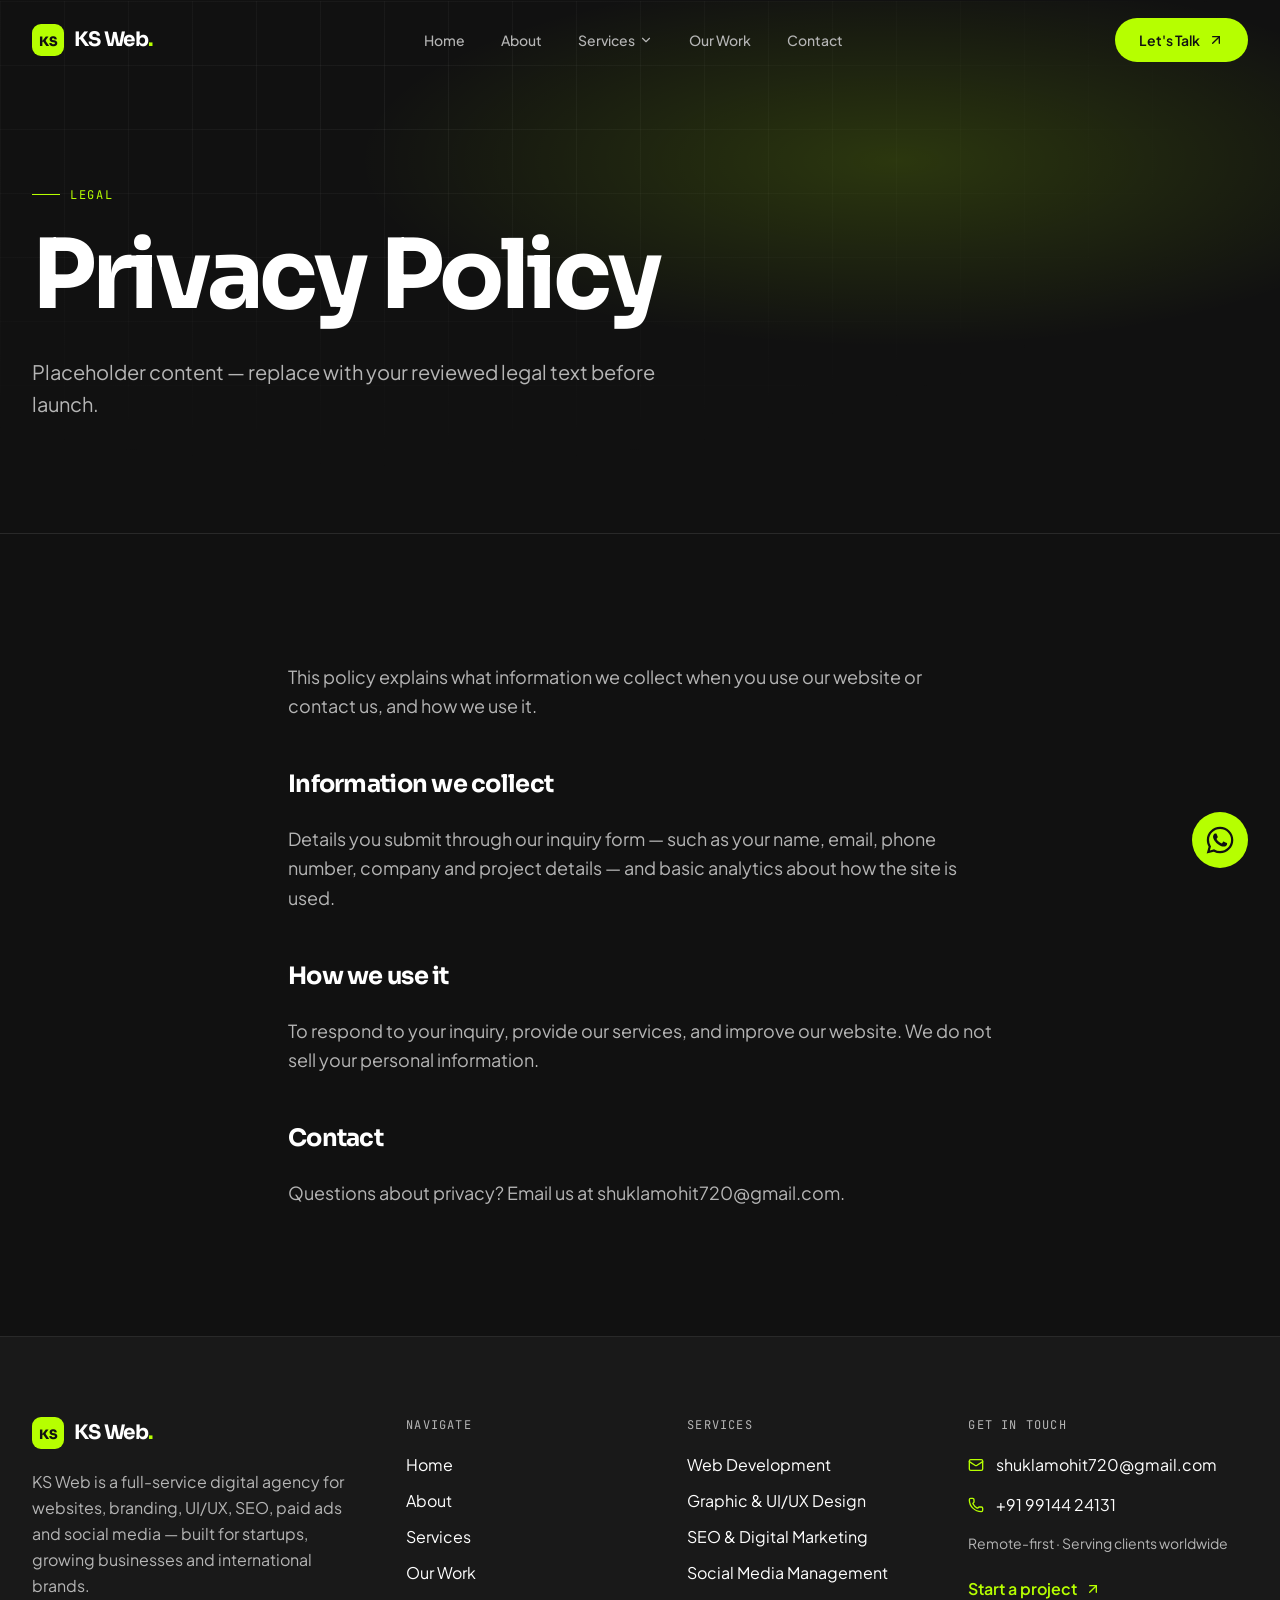
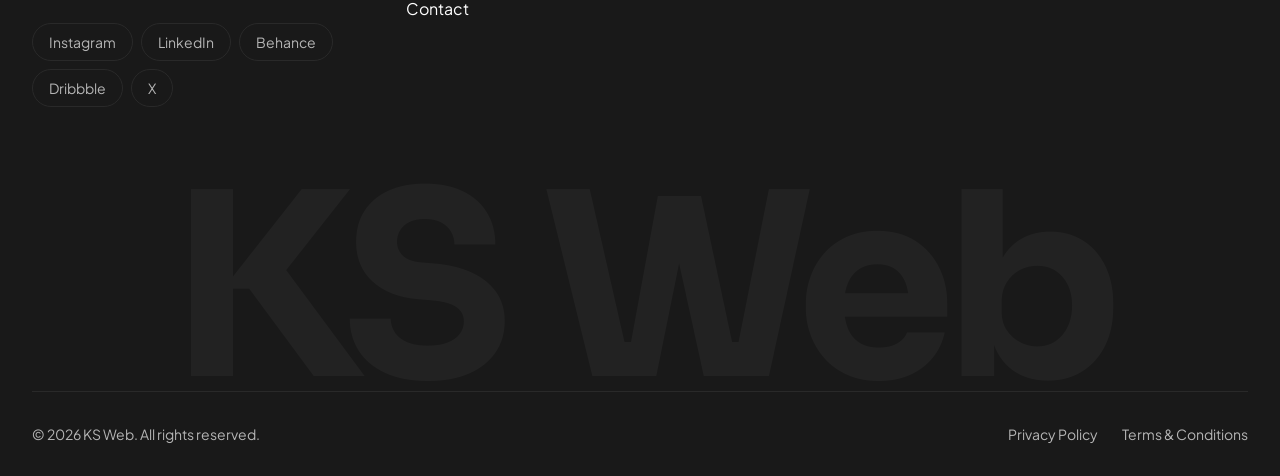
<file: privacy.html>
<!DOCTYPE html>
<html lang="en"><head><meta charset="utf-8"/><meta content="width=device-width, initial-scale=1" name="viewport"/><link href="https://fonts.googleapis.com/css2?family=Sora:wght@400;500;600;700;800&amp;family=Plus+Jakarta+Sans:wght@400;500;600;700&amp;family=JetBrains+Mono:wght@400;500&amp;display=swap" rel="stylesheet"/><link href="css/style.css" rel="stylesheet"/><title>Privacy Policy | KS Web</title><meta content="#111111" name="theme-color"/><meta content="KS Web" name="author"/><meta content="KS Web" property="og:site_name"/><meta content="How KS Web collects, uses and protects your information." name="description"/><meta content="Privacy Policy | KS Web" property="og:title"/><meta content="How KS Web collects, uses and protects your information." property="og:description"/><meta content="website" property="og:type"/><meta content="summary_large_image" name="twitter:card"/><meta content="Privacy Policy | KS Web" name="twitter:title"/><meta content="How KS Web collects, uses and protects your information." name="twitter:description"/><link href="https://fonts.googleapis.com" rel="preconnect"/><link crossorigin="anonymous" href="https://fonts.gstatic.com" rel="preconnect"/><link href="images/favicon.png" rel="icon" type="image/png"/><link href="css/extra.css" rel="stylesheet"/><noscript><style>.opacity-0{opacity:1!important}.translate-y-6{transform:none!important}</style></noscript></head><body><a class="sr-only focus:not-sr-only focus:fixed focus:left-4 focus:top-4 focus:z-[60] focus:rounded-full focus:bg-primary focus:px-4 focus:py-2 focus:text-primary-foreground" href="#main">Skip to content</a><header class="sticky top-0 z-50 transition-all duration-300 border-b border-transparent bg-background/0"><div class="container-x flex h-20 items-center justify-between gap-6"><a aria-label="KS Web — home" class="flex items-center gap-2.5" href="index.html"><svg aria-hidden="true" class="size-8" viewbox="0 0 32 32"><rect class="fill-primary" height="32" rx="9" width="32"></rect><text class="fill-primary-foreground" style="font:800 13px Sora, sans-serif;letter-spacing:-0.5px" text-anchor="middle" x="16" y="21.5">KS</text></svg><span class="font-display text-xl font-bold tracking-tight text-foreground">KS Web<span class="text-primary">.</span></span></a><nav aria-label="Primary" class="hidden items-center gap-1 lg:flex"><a class="relative rounded-full px-4 py-2 text-sm font-medium text-muted-foreground transition-colors hover:text-foreground data-[status=active]:text-foreground" href="index.html">Home</a><a class="relative rounded-full px-4 py-2 text-sm font-medium text-muted-foreground transition-colors hover:text-foreground data-[status=active]:text-foreground" href="about.html">About</a><div class="relative"><a aria-expanded="false" aria-haspopup="true" class="relative rounded-full px-4 py-2 text-sm font-medium text-muted-foreground transition-colors hover:text-foreground data-[status=active]:text-foreground inline-flex items-center gap-1" href="services.html">Services<svg aria-hidden="true" class="lucide lucide-chevron-down size-3.5 transition-transform" fill="none" height="24" stroke="currentColor" stroke-linecap="round" stroke-linejoin="round" stroke-width="2" viewbox="0 0 24 24" width="24" xmlns="http://www.w3.org/2000/svg"><path d="m6 9 6 6 6-6"></path></svg></a></div><a class="relative rounded-full px-4 py-2 text-sm font-medium text-muted-foreground transition-colors hover:text-foreground data-[status=active]:text-foreground" href="work.html">Our Work</a><a class="relative rounded-full px-4 py-2 text-sm font-medium text-muted-foreground transition-colors hover:text-foreground data-[status=active]:text-foreground" href="contact.html">Contact</a></nav><div class="flex items-center gap-3"><a class="items-center justify-center gap-2 whitespace-nowrap text-sm cursor-pointer focus-visible:outline-none focus-visible:ring-1 focus-visible:ring-ring disabled:pointer-events-none disabled:opacity-50 disabled:cursor-not-allowed [&amp;_svg]:pointer-events-none [&amp;_svg]:size-4 [&amp;_svg]:shrink-0 rounded-full bg-primary font-semibold text-primary-foreground hover:glow-primary hover:-translate-y-0.5 transition-all duration-300 py-2 hidden h-11 px-6 sm:inline-flex" href="contact.html">Let's Talk <svg aria-hidden="true" class="lucide lucide-arrow-up-right" fill="none" height="24" stroke="currentColor" stroke-linecap="round" stroke-linejoin="round" stroke-width="2" viewbox="0 0 24 24" width="24" xmlns="http://www.w3.org/2000/svg"><path d="M7 7h10v10"></path><path d="M7 17 17 7"></path></svg></a><button aria-expanded="false" aria-haspopup="dialog" aria-label="Open menu" class="grid size-11 place-items-center rounded-full border border-border text-foreground lg:hidden" data-state="closed" type="button"><svg aria-hidden="true" class="lucide lucide-menu size-5" fill="none" height="24" stroke="currentColor" stroke-linecap="round" stroke-linejoin="round" stroke-width="2" viewbox="0 0 24 24" width="24" xmlns="http://www.w3.org/2000/svg"><path d="M4 5h16"></path><path d="M4 12h16"></path><path d="M4 19h16"></path></svg></button></div></div><div class="absolute inset-x-0 top-full hidden origin-top border-b border-border bg-background shadow-card transition-all duration-300 lg:block invisible -translate-y-2 opacity-0"><div class="container-x grid grid-cols-5 gap-4 py-8"><a class="group rounded-2xl border border-border bg-card p-5 transition-colors hover:border-primary/50" href="services-web-development.html"><div class="flex items-center justify-between"><span class="grid size-10 place-items-center rounded-xl bg-surface-raised text-primary"><svg aria-hidden="true" class="lucide lucide-code-xml size-5" fill="none" height="24" stroke="currentColor" stroke-linecap="round" stroke-linejoin="round" stroke-width="2" viewbox="0 0 24 24" width="24" xmlns="http://www.w3.org/2000/svg"><path d="m18 16 4-4-4-4"></path><path d="m6 8-4 4 4 4"></path><path d="m14.5 4-5 16"></path></svg></span><span class="font-mono text-xs text-muted-foreground">01</span></div><h3 class="mt-5 text-base font-semibold text-foreground">Web Development</h3><p class="mt-1.5 text-sm leading-relaxed text-muted-foreground">Fast, scalable websites and stores built to convert.</p><ul class="mt-4 space-y-1.5 text-sm text-muted-foreground"><li class="truncate">— WordPress Website Development</li><li class="truncate">— Custom HTML, CSS &amp; JavaScript</li><li class="truncate">— React.js Development</li><li class="truncate">— Vue.js Development</li></ul><span class="mt-4 inline-flex items-center gap-1.5 text-sm font-semibold text-primary">Explore <svg aria-hidden="true" class="lucide lucide-arrow-right size-4 transition-transform group-hover:translate-x-1" fill="none" height="24" stroke="currentColor" stroke-linecap="round" stroke-linejoin="round" stroke-width="2" viewbox="0 0 24 24" width="24" xmlns="http://www.w3.org/2000/svg"><path d="M5 12h14"></path><path d="m12 5 7 7-7 7"></path></svg></span></a><a class="group rounded-2xl border border-border bg-card p-5 transition-colors hover:border-primary/50" href="services-design.html"><div class="flex items-center justify-between"><span class="grid size-10 place-items-center rounded-xl bg-surface-raised text-primary"><svg aria-hidden="true" class="lucide lucide-pen-tool size-5" fill="none" height="24" stroke="currentColor" stroke-linecap="round" stroke-linejoin="round" stroke-width="2" viewbox="0 0 24 24" width="24" xmlns="http://www.w3.org/2000/svg"><path d="M15.707 21.293a1 1 0 0 1-1.414 0l-1.586-1.586a1 1 0 0 1 0-1.414l5.586-5.586a1 1 0 0 1 1.414 0l1.586 1.586a1 1 0 0 1 0 1.414z"></path><path d="m18 13-1.375-6.874a1 1 0 0 0-.746-.776L3.235 2.028a1 1 0 0 0-1.207 1.207L5.35 15.879a1 1 0 0 0 .776.746L13 18"></path><path d="m2.3 2.3 7.286 7.286"></path><circle cx="11" cy="11" r="2"></circle></svg></span><span class="font-mono text-xs text-muted-foreground">02</span></div><h3 class="mt-5 text-base font-semibold text-foreground">Graphic &amp; UI/UX Design</h3><p class="mt-1.5 text-sm leading-relaxed text-muted-foreground">Brand identities and interfaces people remember.</p><ul class="mt-4 space-y-1.5 text-sm text-muted-foreground"><li class="truncate">— Logo Design</li><li class="truncate">— Brand Identity &amp; Guidelines</li><li class="truncate">— Business Card Design</li><li class="truncate">— Brochure &amp; Flyer Design</li></ul><span class="mt-4 inline-flex items-center gap-1.5 text-sm font-semibold text-primary">Explore <svg aria-hidden="true" class="lucide lucide-arrow-right size-4 transition-transform group-hover:translate-x-1" fill="none" height="24" stroke="currentColor" stroke-linecap="round" stroke-linejoin="round" stroke-width="2" viewbox="0 0 24 24" width="24" xmlns="http://www.w3.org/2000/svg"><path d="M5 12h14"></path><path d="m12 5 7 7-7 7"></path></svg></span></a><a class="group rounded-2xl border border-border bg-card p-5 transition-colors hover:border-primary/50" href="services-seo-digital-marketing.html"><div class="flex items-center justify-between"><span class="grid size-10 place-items-center rounded-xl bg-surface-raised text-primary"><svg aria-hidden="true" class="lucide lucide-trending-up size-5" fill="none" height="24" stroke="currentColor" stroke-linecap="round" stroke-linejoin="round" stroke-width="2" viewbox="0 0 24 24" width="24" xmlns="http://www.w3.org/2000/svg"><path d="M16 7h6v6"></path><path d="m22 7-8.5 8.5-5-5L2 17"></path></svg></span><span class="font-mono text-xs text-muted-foreground">03</span></div><h3 class="mt-5 text-base font-semibold text-foreground">SEO &amp; Digital Marketing</h3><p class="mt-1.5 text-sm leading-relaxed text-muted-foreground">Visibility, traffic and leads that compound.</p><ul class="mt-4 space-y-1.5 text-sm text-muted-foreground"><li class="truncate">— Website SEO Services</li><li class="truncate">— Technical SEO</li><li class="truncate">— On-Page SEO</li><li class="truncate">— Off-Page SEO</li></ul><span class="mt-4 inline-flex items-center gap-1.5 text-sm font-semibold text-primary">Explore <svg aria-hidden="true" class="lucide lucide-arrow-right size-4 transition-transform group-hover:translate-x-1" fill="none" height="24" stroke="currentColor" stroke-linecap="round" stroke-linejoin="round" stroke-width="2" viewbox="0 0 24 24" width="24" xmlns="http://www.w3.org/2000/svg"><path d="M5 12h14"></path><path d="m12 5 7 7-7 7"></path></svg></span></a><a class="group rounded-2xl border border-border bg-card p-5 transition-colors hover:border-primary/50" href="services-social-media.html"><div class="flex items-center justify-between"><span class="grid size-10 place-items-center rounded-xl bg-surface-raised text-primary"><svg aria-hidden="true" class="lucide lucide-share2 lucide-share-2 size-5" fill="none" height="24" stroke="currentColor" stroke-linecap="round" stroke-linejoin="round" stroke-width="2" viewbox="0 0 24 24" width="24" xmlns="http://www.w3.org/2000/svg"><circle cx="18" cy="5" r="3"></circle><circle cx="6" cy="12" r="3"></circle><circle cx="18" cy="19" r="3"></circle><line x1="8.59" x2="15.42" y1="13.51" y2="17.49"></line><line x1="15.41" x2="8.59" y1="6.51" y2="10.49"></line></svg></span><span class="font-mono text-xs text-muted-foreground">04</span></div><h3 class="mt-5 text-base font-semibold text-foreground">Social Media Management</h3><p class="mt-1.5 text-sm leading-relaxed text-muted-foreground">Consistent, on-brand content that builds community.</p><ul class="mt-4 space-y-1.5 text-sm text-muted-foreground"><li class="truncate">— Instagram Management</li><li class="truncate">— Facebook Management</li><li class="truncate">— Social Media Strategy</li><li class="truncate">— Social Media Content Creation</li></ul><span class="mt-4 inline-flex items-center gap-1.5 text-sm font-semibold text-primary">Explore <svg aria-hidden="true" class="lucide lucide-arrow-right size-4 transition-transform group-hover:translate-x-1" fill="none" height="24" stroke="currentColor" stroke-linecap="round" stroke-linejoin="round" stroke-width="2" viewbox="0 0 24 24" width="24" xmlns="http://www.w3.org/2000/svg"><path d="M5 12h14"></path><path d="m12 5 7 7-7 7"></path></svg></span></a><div class="flex flex-col justify-between rounded-2xl bg-primary p-6 text-primary-foreground"><div><p class="font-mono text-xs uppercase tracking-widest opacity-70">Start a project</p><p class="mt-3 font-display text-xl font-bold leading-snug">Not sure what you need? Let's figure it out together.</p></div><a class="mt-6 inline-flex items-center gap-2 text-sm font-semibold underline-offset-4 hover:underline" href="contact.html">Book a free consultation <svg aria-hidden="true" class="lucide lucide-arrow-up-right size-4" fill="none" height="24" stroke="currentColor" stroke-linecap="round" stroke-linejoin="round" stroke-width="2" viewbox="0 0 24 24" width="24" xmlns="http://www.w3.org/2000/svg"><path d="M7 7h10v10"></path><path d="M7 17 17 7"></path></svg></a></div></div></div></header><main id="main"><section class="relative -mt-20 overflow-hidden border-b border-border pt-20"><div aria-hidden="true" class="absolute inset-0 bg-grid [mask-image:radial-gradient(70%_70%_at_30%_20%,black,transparent)]"></div><div aria-hidden="true" class="absolute inset-0 radial-fade"></div><div class="container-x relative pb-20 pt-16 lg:pb-28 lg:pt-24"><span class="eyebrow animate-fade-up">Legal</span><h1 class="text-display mt-6 max-w-5xl animate-fade-up text-5xl text-foreground [animation-delay:80ms] md:text-7xl lg:text-8xl">Privacy Policy</h1><p class="mt-8 max-w-2xl animate-fade-up text-lg leading-relaxed text-muted-foreground [animation-delay:160ms] md:text-xl">Placeholder content — replace with your reviewed legal text before launch.</p></div></section><section class="section-y"><div class="container-x max-w-3xl space-y-6 text-lg leading-relaxed text-muted-foreground [&amp;_h2]:mt-12 [&amp;_h2]:text-2xl [&amp;_h2]:font-bold [&amp;_h2]:text-foreground"><p>This policy explains what information we collect when you use our website or contact us, and how we use it.</p><h2>Information we collect</h2><p>Details you submit through our inquiry form — such as your name, email, phone number, company and project details — and basic analytics about how the site is used.</p><h2>How we use it</h2><p>To respond to your inquiry, provide our services, and improve our website. We do not sell your personal information.</p><h2>Contact</h2><p>Questions about privacy? Email us at shuklamohit720@gmail.com.</p></div></section></main><footer class="relative overflow-hidden border-t border-border bg-surface"><div class="container-x pt-20"><div class="grid gap-12 lg:grid-cols-[1.4fr_1fr_1fr_1.2fr]"><div><a aria-label="KS Web — home" class="flex items-center gap-2.5" href="index.html"><svg aria-hidden="true" class="size-8" viewbox="0 0 32 32"><rect class="fill-primary" height="32" rx="9" width="32"></rect><text class="fill-primary-foreground" style="font:800 13px Sora, sans-serif;letter-spacing:-0.5px" text-anchor="middle" x="16" y="21.5">KS</text></svg><span class="font-display text-xl font-bold tracking-tight text-foreground">KS Web<span class="text-primary">.</span></span></a><p class="mt-5 max-w-sm leading-relaxed text-muted-foreground">KS Web is a full-service digital agency for websites, branding, UI/UX, SEO, paid ads and social media — built for startups, growing businesses and international brands.</p><ul class="mt-6 flex flex-wrap gap-2"><li><a class="inline-flex rounded-full border border-border px-4 py-2 text-sm text-muted-foreground transition-colors hover:border-primary hover:text-primary" href="https://instagram.com/" rel="noopener noreferrer" target="_blank">Instagram</a></li><li><a class="inline-flex rounded-full border border-border px-4 py-2 text-sm text-muted-foreground transition-colors hover:border-primary hover:text-primary" href="https://linkedin.com/" rel="noopener noreferrer" target="_blank">LinkedIn</a></li><li><a class="inline-flex rounded-full border border-border px-4 py-2 text-sm text-muted-foreground transition-colors hover:border-primary hover:text-primary" href="https://behance.net/" rel="noopener noreferrer" target="_blank">Behance</a></li><li><a class="inline-flex rounded-full border border-border px-4 py-2 text-sm text-muted-foreground transition-colors hover:border-primary hover:text-primary" href="https://dribbble.com/" rel="noopener noreferrer" target="_blank">Dribbble</a></li><li><a class="inline-flex rounded-full border border-border px-4 py-2 text-sm text-muted-foreground transition-colors hover:border-primary hover:text-primary" href="https://x.com/" rel="noopener noreferrer" target="_blank">X</a></li></ul></div><div><h3 class="font-mono text-xs uppercase tracking-widest text-muted-foreground">Navigate</h3><ul class="mt-5 space-y-3"><li><a class="text-foreground transition-colors hover:text-primary" href="index.html">Home</a></li><li><a class="text-foreground transition-colors hover:text-primary" href="about.html">About</a></li><li><a class="text-foreground transition-colors hover:text-primary" href="services.html">Services</a></li><li><a class="text-foreground transition-colors hover:text-primary" href="work.html">Our Work</a></li><li><a class="text-foreground transition-colors hover:text-primary" href="contact.html">Contact</a></li></ul></div><div><h3 class="font-mono text-xs uppercase tracking-widest text-muted-foreground">Services</h3><ul class="mt-5 space-y-3"><li><a class="text-foreground transition-colors hover:text-primary" href="services-web-development.html">Web Development</a></li><li><a class="text-foreground transition-colors hover:text-primary" href="services-design.html">Graphic &amp; UI/UX Design</a></li><li><a class="text-foreground transition-colors hover:text-primary" href="services-seo-digital-marketing.html">SEO &amp; Digital Marketing</a></li><li><a class="text-foreground transition-colors hover:text-primary" href="services-social-media.html">Social Media Management</a></li></ul></div><div><h3 class="font-mono text-xs uppercase tracking-widest text-muted-foreground">Get in touch</h3><ul class="mt-5 space-y-4"><li><a class="flex items-center gap-3 text-foreground hover:text-primary" href="mailto:shuklamohit720@gmail.com"><svg aria-hidden="true" class="lucide lucide-mail size-4 text-primary" fill="none" height="24" stroke="currentColor" stroke-linecap="round" stroke-linejoin="round" stroke-width="2" viewbox="0 0 24 24" width="24" xmlns="http://www.w3.org/2000/svg"><path d="m22 7-8.991 5.727a2 2 0 0 1-2.009 0L2 7"></path><rect height="16" rx="2" width="20" x="2" y="4"></rect></svg> shuklamohit720@gmail.com</a></li><li><a class="flex items-center gap-3 text-foreground hover:text-primary" href="tel:+919914424131"><svg aria-hidden="true" class="lucide lucide-phone size-4 text-primary" fill="none" height="24" stroke="currentColor" stroke-linecap="round" stroke-linejoin="round" stroke-width="2" viewbox="0 0 24 24" width="24" xmlns="http://www.w3.org/2000/svg"><path d="M13.832 16.568a1 1 0 0 0 1.213-.303l.355-.465A2 2 0 0 1 17 15h3a2 2 0 0 1 2 2v3a2 2 0 0 1-2 2A18 18 0 0 1 2 4a2 2 0 0 1 2-2h3a2 2 0 0 1 2 2v3a2 2 0 0 1-.8 1.6l-.468.351a1 1 0 0 0-.292 1.233 14 14 0 0 0 6.392 6.384"></path></svg> +91 99144 24131</a></li><li class="text-sm text-muted-foreground">Remote-first · Serving clients worldwide</li></ul><a class="mt-6 inline-flex items-center gap-2 font-semibold text-primary underline-offset-4 hover:underline" href="contact.html">Start a project <svg aria-hidden="true" class="lucide lucide-arrow-up-right size-4" fill="none" height="24" stroke="currentColor" stroke-linecap="round" stroke-linejoin="round" stroke-width="2" viewbox="0 0 24 24" width="24" xmlns="http://www.w3.org/2000/svg"><path d="M7 7h10v10"></path><path d="M7 17 17 7"></path></svg></a></div></div><p aria-hidden="true" class="pointer-events-none mt-20 select-none text-center font-display text-[22vw] font-bold leading-[0.8] tracking-tighter text-foreground/[0.04] lg:text-[16rem]">KS Web</p><div class="flex flex-col items-start justify-between gap-4 border-t border-border py-8 text-sm text-muted-foreground md:flex-row md:items-center"><p>© 2026 KS Web. All rights reserved.</p><div class="flex gap-6"><a aria-current="page" class="hover:text-foreground active" data-status="active" href="privacy.html">Privacy Policy</a><a class="hover:text-foreground" href="terms.html">Terms &amp; Conditions</a></div></div></div></footer><a aria-label="Chat with us on WhatsApp" class="fixed bottom-5 right-5 z-40 grid size-14 place-items-center rounded-full bg-primary text-primary-foreground shadow-card transition-transform duration-300 hover:-translate-y-1 hover:glow-primary md:bottom-8 md:right-8" href="https://wa.me/919914424131?text=Hi!%20I'd%20like%20to%20discuss%20a%20project." rel="noopener noreferrer" target="_blank"><svg aria-hidden="true" class="size-7" fill="currentColor" viewbox="0 0 24 24"><path d="M17.47 14.38c-.3-.15-1.75-.86-2.02-.96-.27-.1-.47-.15-.67.15-.2.3-.77.96-.94 1.16-.17.2-.35.22-.64.07-.3-.15-1.25-.46-2.38-1.47-.88-.79-1.47-1.76-1.65-2.06-.17-.3-.02-.46.13-.6.13-.14.3-.35.45-.52.15-.17.2-.3.3-.5.1-.2.05-.37-.02-.52-.08-.15-.67-1.6-.92-2.2-.24-.58-.49-.5-.67-.5h-.57c-.2 0-.52.07-.8.37-.27.3-1.04 1.02-1.04 2.48s1.07 2.88 1.21 3.08c.15.2 2.1 3.2 5.08 4.48.71.31 1.26.49 1.7.63.71.22 1.36.19 1.87.12.57-.09 1.75-.72 2-1.41.25-.69.25-1.29.17-1.41-.07-.13-.27-.2-.57-.35M12.05 21.5h-.01a9.4 9.4 0 0 1-4.8-1.32l-.34-.2-3.57.94.95-3.48-.22-.36a9.4 9.4 0 0 1-1.44-5.02c0-5.2 4.23-9.43 9.44-9.43 2.52 0 4.89.98 6.67 2.77a9.37 9.37 0 0 1 2.76 6.67c0 5.2-4.24 9.43-9.44 9.43m8.03-17.46A11.27 11.27 0 0 0 12.05.72C5.8.72.7 5.8.7 12.07c0 2 .52 3.95 1.52 5.67L.6 23.65l6.05-1.59a11.33 11.33 0 0 0 5.4 1.38h.01c6.26 0 11.35-5.09 11.35-11.35 0-3.03-1.18-5.88-3.33-8.03"></path></svg></a><div data-state="closed" hidden="" id="mobile-menu"><div class="fixed inset-0 z-50 bg-black/80 data-[state=open]:animate-in data-[state=closed]:animate-out data-[state=closed]:fade-out-0 data-[state=open]:fade-in-0" data-overlay="" data-state="closed"></div><div aria-label="Menu" aria-modal="true" class="fixed z-50 gap-4 bg-background shadow-lg transition ease-in-out data-[state=closed]:duration-300 data-[state=open]:duration-500 data-[state=open]:animate-in data-[state=closed]:animate-out inset-y-0 right-0 h-full border-l data-[state=closed]:slide-out-to-right data-[state=open]:slide-in-from-right w-full max-w-sm overflow-y-auto border-border p-0" data-panel="" data-state="closed" role="dialog"><div class="flex min-h-full flex-col"><div class="flex h-20 items-center justify-between border-b border-border px-5"><a aria-label="KS Web — home" class="flex items-center gap-2.5" href="index.html"><svg aria-hidden="true" class="size-8" viewbox="0 0 32 32"><rect class="fill-primary" height="32" rx="9" width="32"></rect><text class="fill-primary-foreground" style="font:800 13px Sora, sans-serif;letter-spacing:-0.5px" text-anchor="middle" x="16" y="21.5">KS</text></svg><span class="font-display text-xl font-bold tracking-tight text-foreground">KS Web<span class="text-primary">.</span></span></a><button aria-label="Close menu" class="grid size-11 place-items-center rounded-full border border-border text-foreground" data-close="" type="button"><svg aria-hidden="true" class="lucide lucide-x size-5" fill="none" height="24" stroke="currentColor" stroke-linecap="round" stroke-linejoin="round" stroke-width="2" viewbox="0 0 24 24" width="24" xmlns="http://www.w3.org/2000/svg"><path d="M18 6 6 18"></path><path d="m6 6 12 12"></path></svg></button></div><nav aria-label="Mobile" class="flex flex-col px-5 py-6"><a class="border-b border-border py-4 font-display text-2xl font-semibold text-foreground data-[status=active]:text-primary" data-close="" data-nav="index.html" href="index.html">Home</a><a class="border-b border-border py-4 font-display text-2xl font-semibold text-foreground data-[status=active]:text-primary" data-close="" data-nav="about.html" href="about.html">About</a><div class="border-b border-border"><button aria-expanded="false" class="flex w-full items-center justify-between py-4 font-display text-2xl font-semibold text-foreground" data-svc-toggle="" type="button">Services<span class="transition-transform" data-chev=""><svg aria-hidden="true" class="lucide lucide-chevron-down size-5 transition-transform" fill="none" height="24" stroke="currentColor" stroke-linecap="round" stroke-linejoin="round" stroke-width="2" viewbox="0 0 24 24" width="24" xmlns="http://www.w3.org/2000/svg"><path d="m6 9 6 6 6-6"></path></svg></span></button><ul class="space-y-1 pb-4" data-svc-list="" hidden=""><li><a class="block py-2 text-muted-foreground hover:text-primary" data-close="" href="services.html">All services</a></li><li><a class="flex items-center gap-3 py-2 text-muted-foreground hover:text-primary" data-close="" href="services-web-development.html"><svg aria-hidden="true" class="lucide lucide-code-xml size-4 text-primary" fill="none" height="24" stroke="currentColor" stroke-linecap="round" stroke-linejoin="round" stroke-width="2" viewbox="0 0 24 24" width="24" xmlns="http://www.w3.org/2000/svg"><path d="m18 16 4-4-4-4"></path><path d="m6 8-4 4 4 4"></path><path d="m14.5 4-5 16"></path></svg> Web Development</a></li><li><a class="flex items-center gap-3 py-2 text-muted-foreground hover:text-primary" data-close="" href="services-design.html"><svg aria-hidden="true" class="lucide lucide-pen-tool size-4 text-primary" fill="none" height="24" stroke="currentColor" stroke-linecap="round" stroke-linejoin="round" stroke-width="2" viewbox="0 0 24 24" width="24" xmlns="http://www.w3.org/2000/svg"><path d="M15.707 21.293a1 1 0 0 1-1.414 0l-1.586-1.586a1 1 0 0 1 0-1.414l5.586-5.586a1 1 0 0 1 1.414 0l1.586 1.586a1 1 0 0 1 0 1.414z"></path><path d="m18 13-1.375-6.874a1 1 0 0 0-.746-.776L3.235 2.028a1 1 0 0 0-1.207 1.207L5.35 15.879a1 1 0 0 0 .776.746L13 18"></path><path d="m2.3 2.3 7.286 7.286"></path><circle cx="11" cy="11" r="2"></circle></svg> Graphic &amp; UI/UX Design</a></li><li><a class="flex items-center gap-3 py-2 text-muted-foreground hover:text-primary" data-close="" href="services-seo-digital-marketing.html"><svg aria-hidden="true" class="lucide lucide-trending-up size-4 text-primary" fill="none" height="24" stroke="currentColor" stroke-linecap="round" stroke-linejoin="round" stroke-width="2" viewbox="0 0 24 24" width="24" xmlns="http://www.w3.org/2000/svg"><path d="M16 7h6v6"></path><path d="m22 7-8.5 8.5-5-5L2 17"></path></svg> SEO &amp; Digital Marketing</a></li><li><a class="flex items-center gap-3 py-2 text-muted-foreground hover:text-primary" data-close="" href="services-social-media.html"><svg aria-hidden="true" class="lucide lucide-share2 lucide-share-2 size-4 text-primary" fill="none" height="24" stroke="currentColor" stroke-linecap="round" stroke-linejoin="round" stroke-width="2" viewbox="0 0 24 24" width="24" xmlns="http://www.w3.org/2000/svg"><circle cx="18" cy="5" r="3"></circle><circle cx="6" cy="12" r="3"></circle><circle cx="18" cy="19" r="3"></circle><line x1="8.59" x2="15.42" y1="13.51" y2="17.49"></line><line x1="15.41" x2="8.59" y1="6.51" y2="10.49"></line></svg> Social Media Management</a></li></ul></div><a class="border-b border-border py-4 font-display text-2xl font-semibold text-foreground data-[status=active]:text-primary" data-close="" data-nav="work.html" href="work.html">Our Work</a><a class="border-b border-border py-4 font-display text-2xl font-semibold text-foreground data-[status=active]:text-primary" data-close="" data-nav="contact.html" href="contact.html">Contact</a></nav><div class="mt-auto space-y-3 p-5"><a class="inline-flex items-center justify-center gap-2 whitespace-nowrap cursor-pointer focus-visible:outline-none focus-visible:ring-1 focus-visible:ring-ring disabled:pointer-events-none disabled:opacity-50 disabled:cursor-not-allowed [&amp;_svg]:pointer-events-none [&amp;_svg]:shrink-0 rounded-full bg-primary font-semibold text-primary-foreground hover:glow-primary hover:-translate-y-0.5 transition-all duration-300 h-14 px-8 text-base [&amp;_svg]:size-5 w-full" data-close="" href="contact.html">Let's Talk <svg aria-hidden="true" class="lucide lucide-arrow-up-right" fill="none" height="24" stroke="currentColor" stroke-linecap="round" stroke-linejoin="round" stroke-width="2" viewbox="0 0 24 24" width="24" xmlns="http://www.w3.org/2000/svg"><path d="M7 7h10v10"></path><path d="M7 17 17 7"></path></svg></a><a class="inline-flex items-center justify-center gap-2 whitespace-nowrap cursor-pointer focus-visible:outline-none focus-visible:ring-1 focus-visible:ring-ring disabled:pointer-events-none disabled:opacity-50 disabled:cursor-not-allowed [&amp;_svg]:pointer-events-none [&amp;_svg]:shrink-0 rounded-full border border-border-strong bg-transparent font-semibold text-foreground hover:border-primary hover:text-primary transition-all duration-300 h-14 px-8 text-base [&amp;_svg]:size-5 w-full" href="https://wa.me/919914424131?text=Hi!%20I'd%20like%20to%20discuss%20a%20project." rel="noopener noreferrer" target="_blank">WhatsApp us</a></div></div></div></div><div aria-hidden="true" id="scroll-progress"></div><div aria-live="polite" data-btn-ghost="inline-flex items-center justify-center gap-2 whitespace-nowrap cursor-pointer focus-visible:outline-none focus-visible:ring-1 focus-visible:ring-ring disabled:pointer-events-none disabled:opacity-50 disabled:cursor-not-allowed [&amp;_svg]:pointer-events-none [&amp;_svg]:shrink-0 rounded-full border border-border-strong bg-transparent font-semibold text-foreground hover:border-primary hover:text-primary transition-all duration-300 h-14 px-8 text-base [&amp;_svg]:size-5" data-btn-hero="inline-flex items-center justify-center gap-2 whitespace-nowrap cursor-pointer focus-visible:outline-none focus-visible:ring-1 focus-visible:ring-ring disabled:pointer-events-none disabled:opacity-50 disabled:cursor-not-allowed [&amp;_svg]:pointer-events-none [&amp;_svg]:shrink-0 rounded-full bg-primary font-semibold text-primary-foreground hover:glow-primary hover:-translate-y-0.5 transition-all duration-300 h-14 px-8 text-base [&amp;_svg]:size-5" id="toasts"></div><script defer="" src="js/main.js"></script></body></html>
</file>
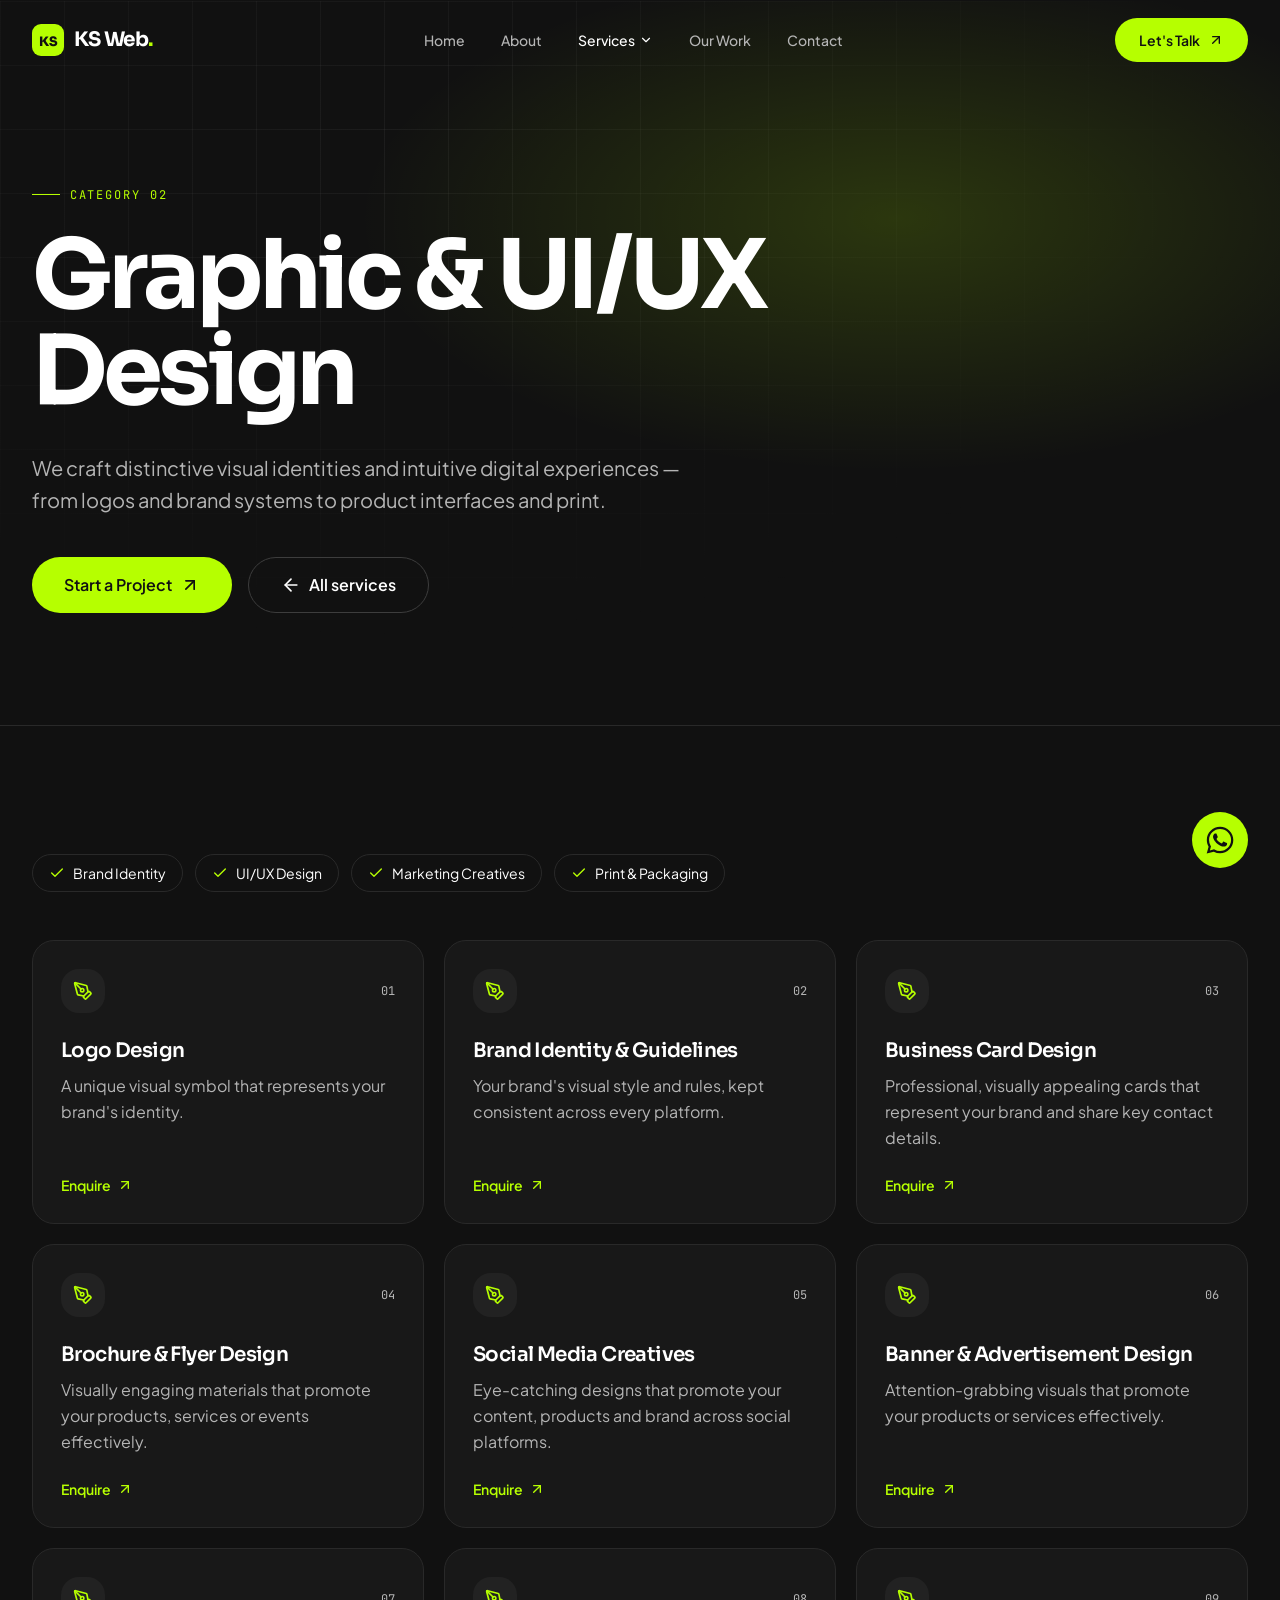
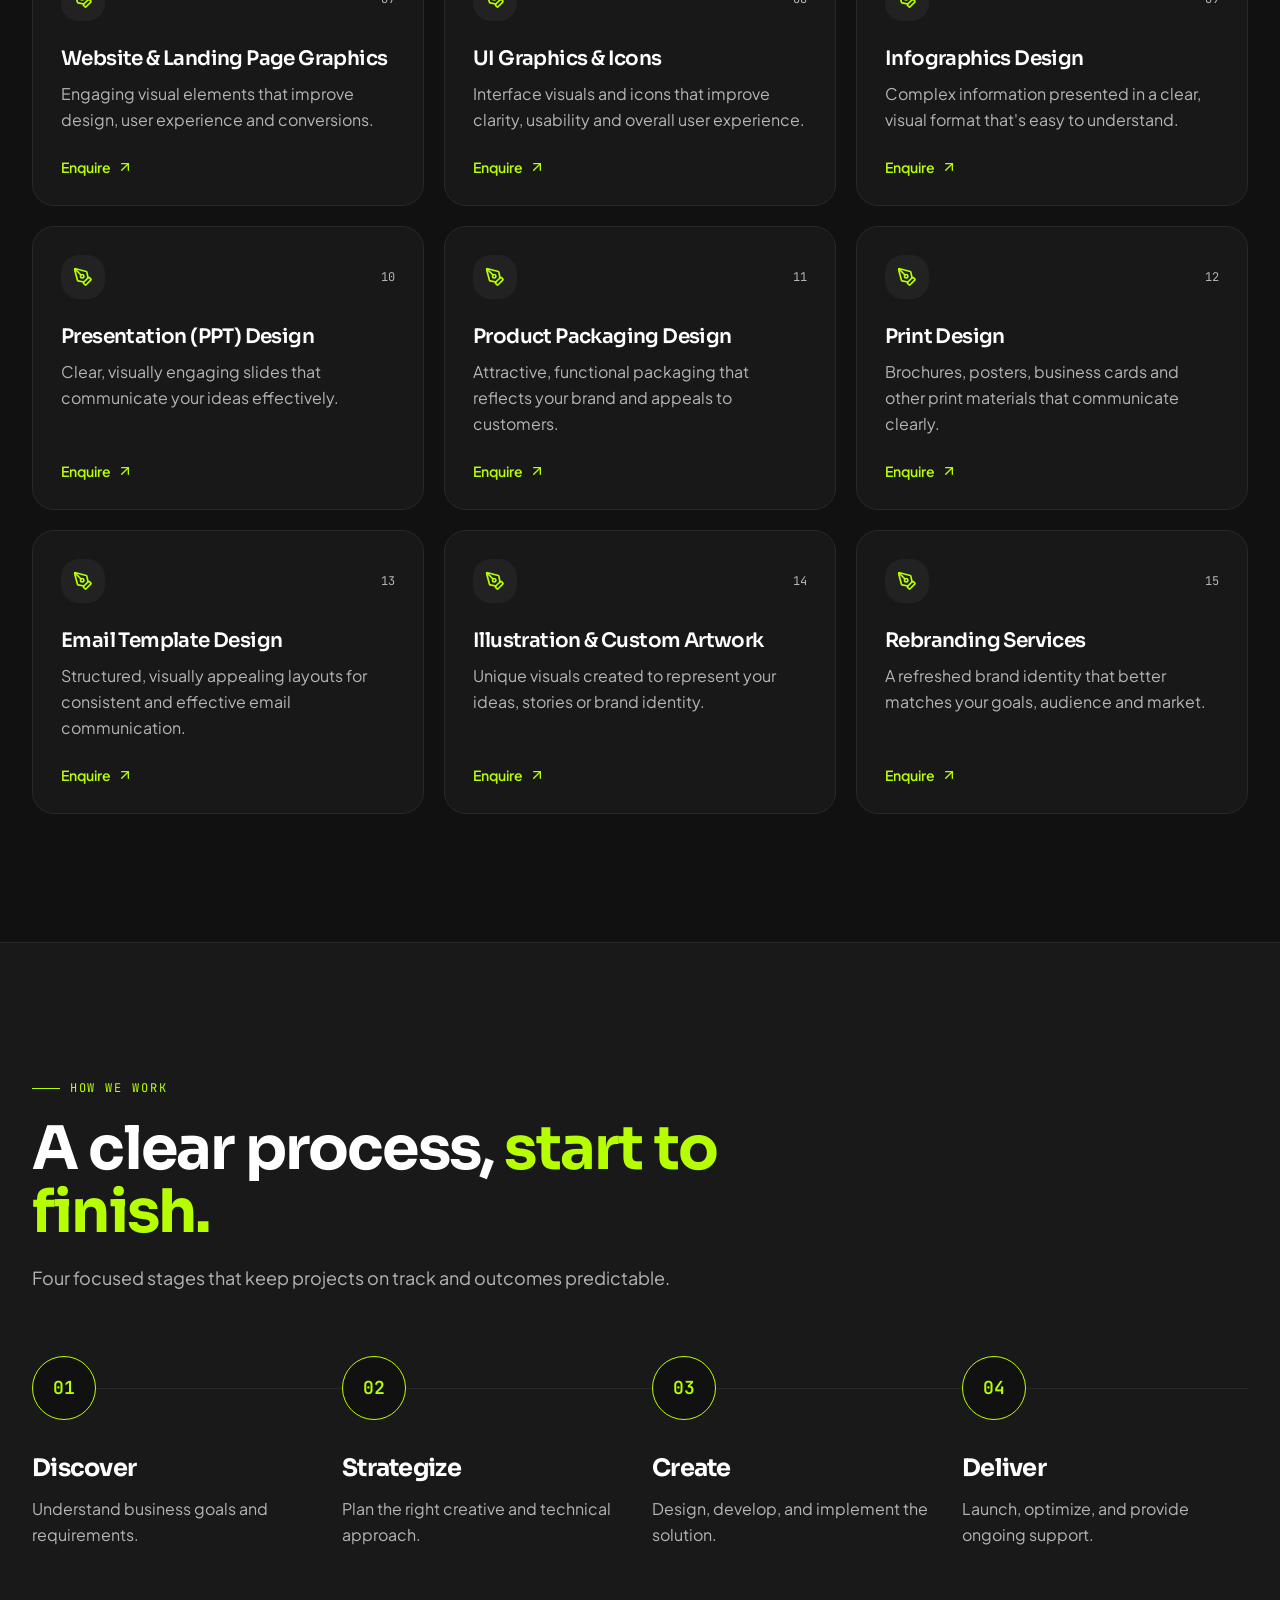
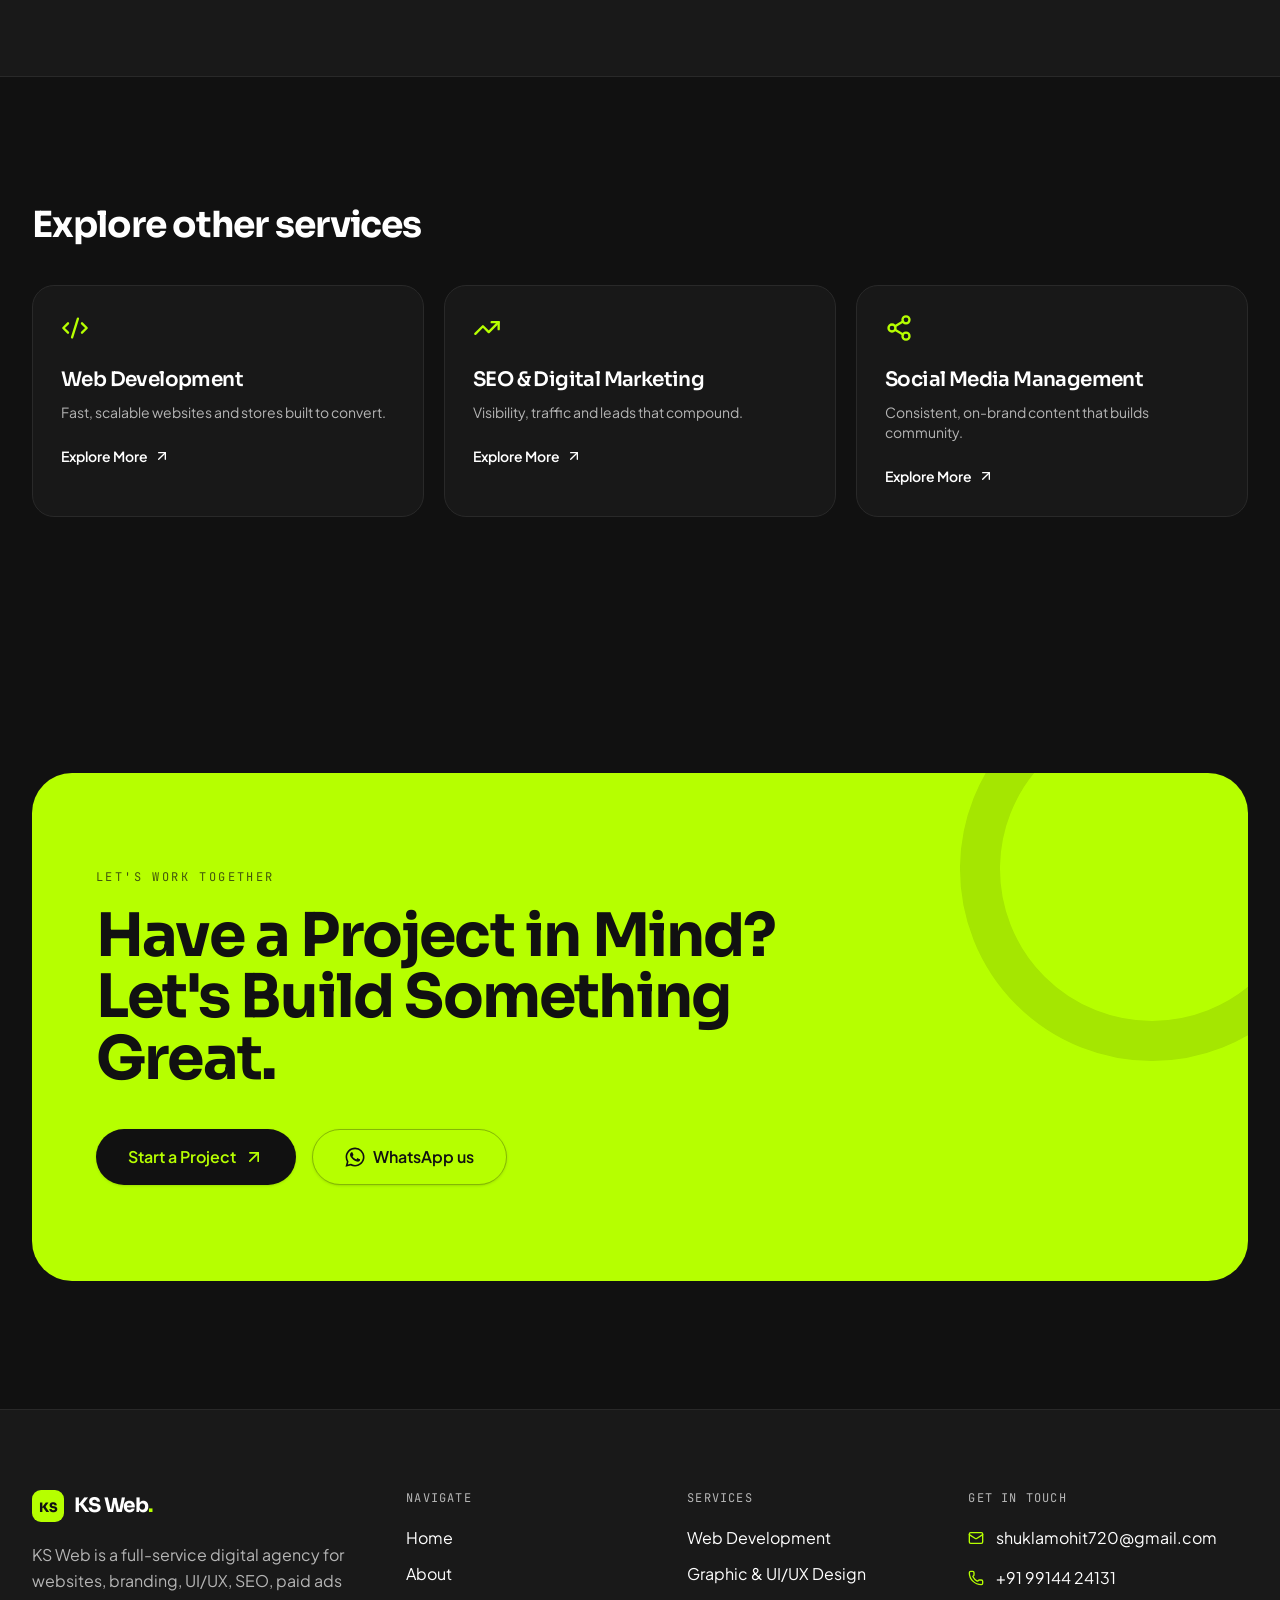
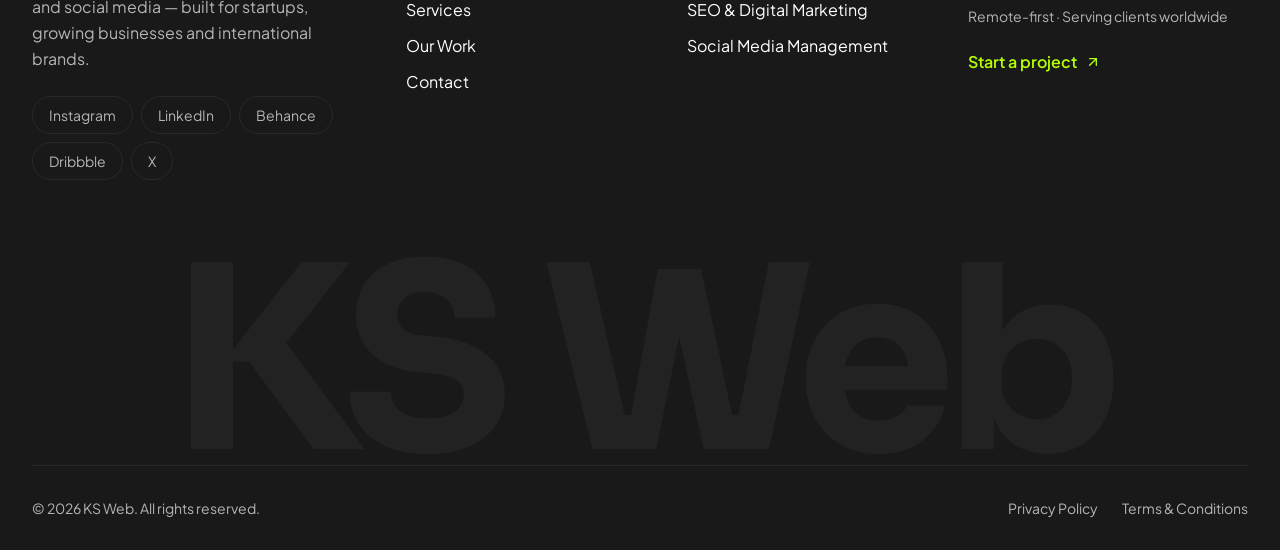
<file: services-design.html>
<!DOCTYPE html>
<html lang="en"><head><meta charset="utf-8"/><meta content="width=device-width, initial-scale=1" name="viewport"/><link href="https://fonts.googleapis.com/css2?family=Sora:wght@400;500;600;700;800&amp;family=Plus+Jakarta+Sans:wght@400;500;600;700&amp;family=JetBrains+Mono:wght@400;500&amp;display=swap" rel="stylesheet"/><link href="css/style.css" rel="stylesheet"/><title>Graphic &amp; UI/UX Design Services | KS Web</title><meta content="#111111" name="theme-color"/><meta content="KS Web" name="author"/><meta content="KS Web" property="og:site_name"/><meta content="We craft distinctive visual identities and intuitive digital experiences — from logos and brand systems to product interfaces and print." name="description"/><meta content="Graphic &amp; UI/UX Design Services | KS Web" property="og:title"/><meta content="We craft distinctive visual identities and intuitive digital experiences — from logos and brand systems to product interfaces and print." property="og:description"/><meta content="website" property="og:type"/><meta content="summary_large_image" name="twitter:card"/><meta content="Graphic &amp; UI/UX Design Services | KS Web" name="twitter:title"/><meta content="We craft distinctive visual identities and intuitive digital experiences — from logos and brand systems to product interfaces and print." name="twitter:description"/><link href="https://fonts.googleapis.com" rel="preconnect"/><link crossorigin="anonymous" href="https://fonts.gstatic.com" rel="preconnect"/><link href="images/favicon.png" rel="icon" type="image/png"/><link href="css/extra.css" rel="stylesheet"/><noscript><style>.opacity-0{opacity:1!important}.translate-y-6{transform:none!important}</style></noscript></head><body><a class="sr-only focus:not-sr-only focus:fixed focus:left-4 focus:top-4 focus:z-[60] focus:rounded-full focus:bg-primary focus:px-4 focus:py-2 focus:text-primary-foreground" href="#main">Skip to content</a><header class="sticky top-0 z-50 transition-all duration-300 border-b border-transparent bg-background/0"><div class="container-x flex h-20 items-center justify-between gap-6"><a aria-label="KS Web — home" class="flex items-center gap-2.5" href="index.html"><svg aria-hidden="true" class="size-8" viewbox="0 0 32 32"><rect class="fill-primary" height="32" rx="9" width="32"></rect><text class="fill-primary-foreground" style="font:800 13px Sora, sans-serif;letter-spacing:-0.5px" text-anchor="middle" x="16" y="21.5">KS</text></svg><span class="font-display text-xl font-bold tracking-tight text-foreground">KS Web<span class="text-primary">.</span></span></a><nav aria-label="Primary" class="hidden items-center gap-1 lg:flex"><a class="relative rounded-full px-4 py-2 text-sm font-medium text-muted-foreground transition-colors hover:text-foreground data-[status=active]:text-foreground" href="index.html">Home</a><a class="relative rounded-full px-4 py-2 text-sm font-medium text-muted-foreground transition-colors hover:text-foreground data-[status=active]:text-foreground" href="about.html">About</a><div class="relative"><a aria-current="page" aria-expanded="false" aria-haspopup="true" class="relative rounded-full px-4 py-2 text-sm font-medium text-muted-foreground transition-colors hover:text-foreground data-[status=active]:text-foreground inline-flex items-center gap-1 active" data-status="active" href="services.html">Services<svg aria-hidden="true" class="lucide lucide-chevron-down size-3.5 transition-transform" fill="none" height="24" stroke="currentColor" stroke-linecap="round" stroke-linejoin="round" stroke-width="2" viewbox="0 0 24 24" width="24" xmlns="http://www.w3.org/2000/svg"><path d="m6 9 6 6 6-6"></path></svg></a></div><a class="relative rounded-full px-4 py-2 text-sm font-medium text-muted-foreground transition-colors hover:text-foreground data-[status=active]:text-foreground" href="work.html">Our Work</a><a class="relative rounded-full px-4 py-2 text-sm font-medium text-muted-foreground transition-colors hover:text-foreground data-[status=active]:text-foreground" href="contact.html">Contact</a></nav><div class="flex items-center gap-3"><a class="items-center justify-center gap-2 whitespace-nowrap text-sm cursor-pointer focus-visible:outline-none focus-visible:ring-1 focus-visible:ring-ring disabled:pointer-events-none disabled:opacity-50 disabled:cursor-not-allowed [&amp;_svg]:pointer-events-none [&amp;_svg]:size-4 [&amp;_svg]:shrink-0 rounded-full bg-primary font-semibold text-primary-foreground hover:glow-primary hover:-translate-y-0.5 transition-all duration-300 py-2 hidden h-11 px-6 sm:inline-flex" href="contact.html">Let's Talk <svg aria-hidden="true" class="lucide lucide-arrow-up-right" fill="none" height="24" stroke="currentColor" stroke-linecap="round" stroke-linejoin="round" stroke-width="2" viewbox="0 0 24 24" width="24" xmlns="http://www.w3.org/2000/svg"><path d="M7 7h10v10"></path><path d="M7 17 17 7"></path></svg></a><button aria-expanded="false" aria-haspopup="dialog" aria-label="Open menu" class="grid size-11 place-items-center rounded-full border border-border text-foreground lg:hidden" data-state="closed" type="button"><svg aria-hidden="true" class="lucide lucide-menu size-5" fill="none" height="24" stroke="currentColor" stroke-linecap="round" stroke-linejoin="round" stroke-width="2" viewbox="0 0 24 24" width="24" xmlns="http://www.w3.org/2000/svg"><path d="M4 5h16"></path><path d="M4 12h16"></path><path d="M4 19h16"></path></svg></button></div></div><div class="absolute inset-x-0 top-full hidden origin-top border-b border-border bg-background shadow-card transition-all duration-300 lg:block invisible -translate-y-2 opacity-0"><div class="container-x grid grid-cols-5 gap-4 py-8"><a class="group rounded-2xl border border-border bg-card p-5 transition-colors hover:border-primary/50" href="services-web-development.html"><div class="flex items-center justify-between"><span class="grid size-10 place-items-center rounded-xl bg-surface-raised text-primary"><svg aria-hidden="true" class="lucide lucide-code-xml size-5" fill="none" height="24" stroke="currentColor" stroke-linecap="round" stroke-linejoin="round" stroke-width="2" viewbox="0 0 24 24" width="24" xmlns="http://www.w3.org/2000/svg"><path d="m18 16 4-4-4-4"></path><path d="m6 8-4 4 4 4"></path><path d="m14.5 4-5 16"></path></svg></span><span class="font-mono text-xs text-muted-foreground">01</span></div><h3 class="mt-5 text-base font-semibold text-foreground">Web Development</h3><p class="mt-1.5 text-sm leading-relaxed text-muted-foreground">Fast, scalable websites and stores built to convert.</p><ul class="mt-4 space-y-1.5 text-sm text-muted-foreground"><li class="truncate">— WordPress Website Development</li><li class="truncate">— Custom HTML, CSS &amp; JavaScript</li><li class="truncate">— React.js Development</li><li class="truncate">— Vue.js Development</li></ul><span class="mt-4 inline-flex items-center gap-1.5 text-sm font-semibold text-primary">Explore <svg aria-hidden="true" class="lucide lucide-arrow-right size-4 transition-transform group-hover:translate-x-1" fill="none" height="24" stroke="currentColor" stroke-linecap="round" stroke-linejoin="round" stroke-width="2" viewbox="0 0 24 24" width="24" xmlns="http://www.w3.org/2000/svg"><path d="M5 12h14"></path><path d="m12 5 7 7-7 7"></path></svg></span></a><a aria-current="page" class="group rounded-2xl border border-border bg-card p-5 transition-colors hover:border-primary/50 active" data-status="active" href="services-design.html"><div class="flex items-center justify-between"><span class="grid size-10 place-items-center rounded-xl bg-surface-raised text-primary"><svg aria-hidden="true" class="lucide lucide-pen-tool size-5" fill="none" height="24" stroke="currentColor" stroke-linecap="round" stroke-linejoin="round" stroke-width="2" viewbox="0 0 24 24" width="24" xmlns="http://www.w3.org/2000/svg"><path d="M15.707 21.293a1 1 0 0 1-1.414 0l-1.586-1.586a1 1 0 0 1 0-1.414l5.586-5.586a1 1 0 0 1 1.414 0l1.586 1.586a1 1 0 0 1 0 1.414z"></path><path d="m18 13-1.375-6.874a1 1 0 0 0-.746-.776L3.235 2.028a1 1 0 0 0-1.207 1.207L5.35 15.879a1 1 0 0 0 .776.746L13 18"></path><path d="m2.3 2.3 7.286 7.286"></path><circle cx="11" cy="11" r="2"></circle></svg></span><span class="font-mono text-xs text-muted-foreground">02</span></div><h3 class="mt-5 text-base font-semibold text-foreground">Graphic &amp; UI/UX Design</h3><p class="mt-1.5 text-sm leading-relaxed text-muted-foreground">Brand identities and interfaces people remember.</p><ul class="mt-4 space-y-1.5 text-sm text-muted-foreground"><li class="truncate">— Logo Design</li><li class="truncate">— Brand Identity &amp; Guidelines</li><li class="truncate">— Business Card Design</li><li class="truncate">— Brochure &amp; Flyer Design</li></ul><span class="mt-4 inline-flex items-center gap-1.5 text-sm font-semibold text-primary">Explore <svg aria-hidden="true" class="lucide lucide-arrow-right size-4 transition-transform group-hover:translate-x-1" fill="none" height="24" stroke="currentColor" stroke-linecap="round" stroke-linejoin="round" stroke-width="2" viewbox="0 0 24 24" width="24" xmlns="http://www.w3.org/2000/svg"><path d="M5 12h14"></path><path d="m12 5 7 7-7 7"></path></svg></span></a><a class="group rounded-2xl border border-border bg-card p-5 transition-colors hover:border-primary/50" href="services-seo-digital-marketing.html"><div class="flex items-center justify-between"><span class="grid size-10 place-items-center rounded-xl bg-surface-raised text-primary"><svg aria-hidden="true" class="lucide lucide-trending-up size-5" fill="none" height="24" stroke="currentColor" stroke-linecap="round" stroke-linejoin="round" stroke-width="2" viewbox="0 0 24 24" width="24" xmlns="http://www.w3.org/2000/svg"><path d="M16 7h6v6"></path><path d="m22 7-8.5 8.5-5-5L2 17"></path></svg></span><span class="font-mono text-xs text-muted-foreground">03</span></div><h3 class="mt-5 text-base font-semibold text-foreground">SEO &amp; Digital Marketing</h3><p class="mt-1.5 text-sm leading-relaxed text-muted-foreground">Visibility, traffic and leads that compound.</p><ul class="mt-4 space-y-1.5 text-sm text-muted-foreground"><li class="truncate">— Website SEO Services</li><li class="truncate">— Technical SEO</li><li class="truncate">— On-Page SEO</li><li class="truncate">— Off-Page SEO</li></ul><span class="mt-4 inline-flex items-center gap-1.5 text-sm font-semibold text-primary">Explore <svg aria-hidden="true" class="lucide lucide-arrow-right size-4 transition-transform group-hover:translate-x-1" fill="none" height="24" stroke="currentColor" stroke-linecap="round" stroke-linejoin="round" stroke-width="2" viewbox="0 0 24 24" width="24" xmlns="http://www.w3.org/2000/svg"><path d="M5 12h14"></path><path d="m12 5 7 7-7 7"></path></svg></span></a><a class="group rounded-2xl border border-border bg-card p-5 transition-colors hover:border-primary/50" href="services-social-media.html"><div class="flex items-center justify-between"><span class="grid size-10 place-items-center rounded-xl bg-surface-raised text-primary"><svg aria-hidden="true" class="lucide lucide-share2 lucide-share-2 size-5" fill="none" height="24" stroke="currentColor" stroke-linecap="round" stroke-linejoin="round" stroke-width="2" viewbox="0 0 24 24" width="24" xmlns="http://www.w3.org/2000/svg"><circle cx="18" cy="5" r="3"></circle><circle cx="6" cy="12" r="3"></circle><circle cx="18" cy="19" r="3"></circle><line x1="8.59" x2="15.42" y1="13.51" y2="17.49"></line><line x1="15.41" x2="8.59" y1="6.51" y2="10.49"></line></svg></span><span class="font-mono text-xs text-muted-foreground">04</span></div><h3 class="mt-5 text-base font-semibold text-foreground">Social Media Management</h3><p class="mt-1.5 text-sm leading-relaxed text-muted-foreground">Consistent, on-brand content that builds community.</p><ul class="mt-4 space-y-1.5 text-sm text-muted-foreground"><li class="truncate">— Instagram Management</li><li class="truncate">— Facebook Management</li><li class="truncate">— Social Media Strategy</li><li class="truncate">— Social Media Content Creation</li></ul><span class="mt-4 inline-flex items-center gap-1.5 text-sm font-semibold text-primary">Explore <svg aria-hidden="true" class="lucide lucide-arrow-right size-4 transition-transform group-hover:translate-x-1" fill="none" height="24" stroke="currentColor" stroke-linecap="round" stroke-linejoin="round" stroke-width="2" viewbox="0 0 24 24" width="24" xmlns="http://www.w3.org/2000/svg"><path d="M5 12h14"></path><path d="m12 5 7 7-7 7"></path></svg></span></a><div class="flex flex-col justify-between rounded-2xl bg-primary p-6 text-primary-foreground"><div><p class="font-mono text-xs uppercase tracking-widest opacity-70">Start a project</p><p class="mt-3 font-display text-xl font-bold leading-snug">Not sure what you need? Let's figure it out together.</p></div><a class="mt-6 inline-flex items-center gap-2 text-sm font-semibold underline-offset-4 hover:underline" href="contact.html">Book a free consultation <svg aria-hidden="true" class="lucide lucide-arrow-up-right size-4" fill="none" height="24" stroke="currentColor" stroke-linecap="round" stroke-linejoin="round" stroke-width="2" viewbox="0 0 24 24" width="24" xmlns="http://www.w3.org/2000/svg"><path d="M7 7h10v10"></path><path d="M7 17 17 7"></path></svg></a></div></div></div></header><main id="main"><section class="relative -mt-20 overflow-hidden border-b border-border pt-20"><div aria-hidden="true" class="absolute inset-0 bg-grid [mask-image:radial-gradient(70%_70%_at_30%_20%,black,transparent)]"></div><div aria-hidden="true" class="absolute inset-0 radial-fade"></div><div class="container-x relative pb-20 pt-16 lg:pb-28 lg:pt-24"><span class="eyebrow animate-fade-up">Category 02</span><h1 class="text-display mt-6 max-w-5xl animate-fade-up text-5xl text-foreground [animation-delay:80ms] md:text-7xl lg:text-8xl">Graphic &amp; UI/UX Design</h1><p class="mt-8 max-w-2xl animate-fade-up text-lg leading-relaxed text-muted-foreground [animation-delay:160ms] md:text-xl">We craft distinctive visual identities and intuitive digital experiences — from logos and brand systems to product interfaces and print.</p><div class="mt-10 animate-fade-up [animation-delay:240ms]"><div class="flex flex-wrap gap-4"><a class="inline-flex items-center justify-center gap-2 whitespace-nowrap cursor-pointer focus-visible:outline-none focus-visible:ring-1 focus-visible:ring-ring disabled:pointer-events-none disabled:opacity-50 disabled:cursor-not-allowed [&amp;_svg]:pointer-events-none [&amp;_svg]:shrink-0 rounded-full bg-primary font-semibold text-primary-foreground hover:glow-primary hover:-translate-y-0.5 transition-all duration-300 h-14 px-8 text-base [&amp;_svg]:size-5" href="contact.html">Start a Project <svg aria-hidden="true" class="lucide lucide-arrow-up-right" fill="none" height="24" stroke="currentColor" stroke-linecap="round" stroke-linejoin="round" stroke-width="2" viewbox="0 0 24 24" width="24" xmlns="http://www.w3.org/2000/svg"><path d="M7 7h10v10"></path><path d="M7 17 17 7"></path></svg></a><a aria-current="page" class="inline-flex items-center justify-center gap-2 whitespace-nowrap cursor-pointer focus-visible:outline-none focus-visible:ring-1 focus-visible:ring-ring disabled:pointer-events-none disabled:opacity-50 disabled:cursor-not-allowed [&amp;_svg]:pointer-events-none [&amp;_svg]:shrink-0 rounded-full border border-border-strong bg-transparent font-semibold text-foreground hover:border-primary hover:text-primary transition-all duration-300 h-14 px-8 text-base [&amp;_svg]:size-5 active" data-status="active" href="services.html"><svg aria-hidden="true" class="lucide lucide-arrow-left" fill="none" height="24" stroke="currentColor" stroke-linecap="round" stroke-linejoin="round" stroke-width="2" viewbox="0 0 24 24" width="24" xmlns="http://www.w3.org/2000/svg"><path d="m12 19-7-7 7-7"></path><path d="M19 12H5"></path></svg> All services</a></div></div></div></section><section class="section-y"><div class="container-x"><div class="flex flex-wrap gap-3"><span class="inline-flex items-center gap-2 rounded-full border border-border px-4 py-2 text-sm text-foreground"><svg aria-hidden="true" class="lucide lucide-check size-4 text-primary" fill="none" height="24" stroke="currentColor" stroke-linecap="round" stroke-linejoin="round" stroke-width="2" viewbox="0 0 24 24" width="24" xmlns="http://www.w3.org/2000/svg"><path d="M20 6 9 17l-5-5"></path></svg> Brand Identity</span><span class="inline-flex items-center gap-2 rounded-full border border-border px-4 py-2 text-sm text-foreground"><svg aria-hidden="true" class="lucide lucide-check size-4 text-primary" fill="none" height="24" stroke="currentColor" stroke-linecap="round" stroke-linejoin="round" stroke-width="2" viewbox="0 0 24 24" width="24" xmlns="http://www.w3.org/2000/svg"><path d="M20 6 9 17l-5-5"></path></svg> UI/UX Design</span><span class="inline-flex items-center gap-2 rounded-full border border-border px-4 py-2 text-sm text-foreground"><svg aria-hidden="true" class="lucide lucide-check size-4 text-primary" fill="none" height="24" stroke="currentColor" stroke-linecap="round" stroke-linejoin="round" stroke-width="2" viewbox="0 0 24 24" width="24" xmlns="http://www.w3.org/2000/svg"><path d="M20 6 9 17l-5-5"></path></svg> Marketing Creatives</span><span class="inline-flex items-center gap-2 rounded-full border border-border px-4 py-2 text-sm text-foreground"><svg aria-hidden="true" class="lucide lucide-check size-4 text-primary" fill="none" height="24" stroke="currentColor" stroke-linecap="round" stroke-linejoin="round" stroke-width="2" viewbox="0 0 24 24" width="24" xmlns="http://www.w3.org/2000/svg"><path d="M20 6 9 17l-5-5"></path></svg> Print &amp; Packaging</span></div><ul class="mt-12 grid gap-5 sm:grid-cols-2 lg:grid-cols-3"><li class="transition-all duration-700 ease-out translate-y-6 opacity-0" style="transition-delay:0ms"><div class="card-premium group flex h-full flex-col p-7"><div class="flex items-center justify-between"><span class="grid size-11 place-items-center rounded-xl bg-surface-raised text-primary"><svg aria-hidden="true" class="lucide lucide-pen-tool size-5" fill="none" height="24" stroke="currentColor" stroke-linecap="round" stroke-linejoin="round" stroke-width="2" viewbox="0 0 24 24" width="24" xmlns="http://www.w3.org/2000/svg"><path d="M15.707 21.293a1 1 0 0 1-1.414 0l-1.586-1.586a1 1 0 0 1 0-1.414l5.586-5.586a1 1 0 0 1 1.414 0l1.586 1.586a1 1 0 0 1 0 1.414z"></path><path d="m18 13-1.375-6.874a1 1 0 0 0-.746-.776L3.235 2.028a1 1 0 0 0-1.207 1.207L5.35 15.879a1 1 0 0 0 .776.746L13 18"></path><path d="m2.3 2.3 7.286 7.286"></path><circle cx="11" cy="11" r="2"></circle></svg></span><span class="font-mono text-xs text-muted-foreground">01</span></div><h2 class="mt-6 text-xl font-semibold">Logo Design</h2><p class="mt-2 flex-1 leading-relaxed text-muted-foreground">A unique visual symbol that represents your brand's identity.</p><a class="mt-6 inline-flex items-center gap-1.5 text-sm font-semibold text-primary" href="contact.html">Enquire <svg aria-hidden="true" class="lucide lucide-arrow-up-right size-4" fill="none" height="24" stroke="currentColor" stroke-linecap="round" stroke-linejoin="round" stroke-width="2" viewbox="0 0 24 24" width="24" xmlns="http://www.w3.org/2000/svg"><path d="M7 7h10v10"></path><path d="M7 17 17 7"></path></svg></a></div></li><li class="transition-all duration-700 ease-out translate-y-6 opacity-0" style="transition-delay:70ms"><div class="card-premium group flex h-full flex-col p-7"><div class="flex items-center justify-between"><span class="grid size-11 place-items-center rounded-xl bg-surface-raised text-primary"><svg aria-hidden="true" class="lucide lucide-pen-tool size-5" fill="none" height="24" stroke="currentColor" stroke-linecap="round" stroke-linejoin="round" stroke-width="2" viewbox="0 0 24 24" width="24" xmlns="http://www.w3.org/2000/svg"><path d="M15.707 21.293a1 1 0 0 1-1.414 0l-1.586-1.586a1 1 0 0 1 0-1.414l5.586-5.586a1 1 0 0 1 1.414 0l1.586 1.586a1 1 0 0 1 0 1.414z"></path><path d="m18 13-1.375-6.874a1 1 0 0 0-.746-.776L3.235 2.028a1 1 0 0 0-1.207 1.207L5.35 15.879a1 1 0 0 0 .776.746L13 18"></path><path d="m2.3 2.3 7.286 7.286"></path><circle cx="11" cy="11" r="2"></circle></svg></span><span class="font-mono text-xs text-muted-foreground">02</span></div><h2 class="mt-6 text-xl font-semibold">Brand Identity &amp; Guidelines</h2><p class="mt-2 flex-1 leading-relaxed text-muted-foreground">Your brand's visual style and rules, kept consistent across every platform.</p><a class="mt-6 inline-flex items-center gap-1.5 text-sm font-semibold text-primary" href="contact.html">Enquire <svg aria-hidden="true" class="lucide lucide-arrow-up-right size-4" fill="none" height="24" stroke="currentColor" stroke-linecap="round" stroke-linejoin="round" stroke-width="2" viewbox="0 0 24 24" width="24" xmlns="http://www.w3.org/2000/svg"><path d="M7 7h10v10"></path><path d="M7 17 17 7"></path></svg></a></div></li><li class="transition-all duration-700 ease-out translate-y-6 opacity-0" style="transition-delay:140ms"><div class="card-premium group flex h-full flex-col p-7"><div class="flex items-center justify-between"><span class="grid size-11 place-items-center rounded-xl bg-surface-raised text-primary"><svg aria-hidden="true" class="lucide lucide-pen-tool size-5" fill="none" height="24" stroke="currentColor" stroke-linecap="round" stroke-linejoin="round" stroke-width="2" viewbox="0 0 24 24" width="24" xmlns="http://www.w3.org/2000/svg"><path d="M15.707 21.293a1 1 0 0 1-1.414 0l-1.586-1.586a1 1 0 0 1 0-1.414l5.586-5.586a1 1 0 0 1 1.414 0l1.586 1.586a1 1 0 0 1 0 1.414z"></path><path d="m18 13-1.375-6.874a1 1 0 0 0-.746-.776L3.235 2.028a1 1 0 0 0-1.207 1.207L5.35 15.879a1 1 0 0 0 .776.746L13 18"></path><path d="m2.3 2.3 7.286 7.286"></path><circle cx="11" cy="11" r="2"></circle></svg></span><span class="font-mono text-xs text-muted-foreground">03</span></div><h2 class="mt-6 text-xl font-semibold">Business Card Design</h2><p class="mt-2 flex-1 leading-relaxed text-muted-foreground">Professional, visually appealing cards that represent your brand and share key contact details.</p><a class="mt-6 inline-flex items-center gap-1.5 text-sm font-semibold text-primary" href="contact.html">Enquire <svg aria-hidden="true" class="lucide lucide-arrow-up-right size-4" fill="none" height="24" stroke="currentColor" stroke-linecap="round" stroke-linejoin="round" stroke-width="2" viewbox="0 0 24 24" width="24" xmlns="http://www.w3.org/2000/svg"><path d="M7 7h10v10"></path><path d="M7 17 17 7"></path></svg></a></div></li><li class="transition-all duration-700 ease-out translate-y-6 opacity-0" style="transition-delay:0ms"><div class="card-premium group flex h-full flex-col p-7"><div class="flex items-center justify-between"><span class="grid size-11 place-items-center rounded-xl bg-surface-raised text-primary"><svg aria-hidden="true" class="lucide lucide-pen-tool size-5" fill="none" height="24" stroke="currentColor" stroke-linecap="round" stroke-linejoin="round" stroke-width="2" viewbox="0 0 24 24" width="24" xmlns="http://www.w3.org/2000/svg"><path d="M15.707 21.293a1 1 0 0 1-1.414 0l-1.586-1.586a1 1 0 0 1 0-1.414l5.586-5.586a1 1 0 0 1 1.414 0l1.586 1.586a1 1 0 0 1 0 1.414z"></path><path d="m18 13-1.375-6.874a1 1 0 0 0-.746-.776L3.235 2.028a1 1 0 0 0-1.207 1.207L5.35 15.879a1 1 0 0 0 .776.746L13 18"></path><path d="m2.3 2.3 7.286 7.286"></path><circle cx="11" cy="11" r="2"></circle></svg></span><span class="font-mono text-xs text-muted-foreground">04</span></div><h2 class="mt-6 text-xl font-semibold">Brochure &amp; Flyer Design</h2><p class="mt-2 flex-1 leading-relaxed text-muted-foreground">Visually engaging materials that promote your products, services or events effectively.</p><a class="mt-6 inline-flex items-center gap-1.5 text-sm font-semibold text-primary" href="contact.html">Enquire <svg aria-hidden="true" class="lucide lucide-arrow-up-right size-4" fill="none" height="24" stroke="currentColor" stroke-linecap="round" stroke-linejoin="round" stroke-width="2" viewbox="0 0 24 24" width="24" xmlns="http://www.w3.org/2000/svg"><path d="M7 7h10v10"></path><path d="M7 17 17 7"></path></svg></a></div></li><li class="transition-all duration-700 ease-out translate-y-6 opacity-0" style="transition-delay:70ms"><div class="card-premium group flex h-full flex-col p-7"><div class="flex items-center justify-between"><span class="grid size-11 place-items-center rounded-xl bg-surface-raised text-primary"><svg aria-hidden="true" class="lucide lucide-pen-tool size-5" fill="none" height="24" stroke="currentColor" stroke-linecap="round" stroke-linejoin="round" stroke-width="2" viewbox="0 0 24 24" width="24" xmlns="http://www.w3.org/2000/svg"><path d="M15.707 21.293a1 1 0 0 1-1.414 0l-1.586-1.586a1 1 0 0 1 0-1.414l5.586-5.586a1 1 0 0 1 1.414 0l1.586 1.586a1 1 0 0 1 0 1.414z"></path><path d="m18 13-1.375-6.874a1 1 0 0 0-.746-.776L3.235 2.028a1 1 0 0 0-1.207 1.207L5.35 15.879a1 1 0 0 0 .776.746L13 18"></path><path d="m2.3 2.3 7.286 7.286"></path><circle cx="11" cy="11" r="2"></circle></svg></span><span class="font-mono text-xs text-muted-foreground">05</span></div><h2 class="mt-6 text-xl font-semibold">Social Media Creatives</h2><p class="mt-2 flex-1 leading-relaxed text-muted-foreground">Eye-catching designs that promote your content, products and brand across social platforms.</p><a class="mt-6 inline-flex items-center gap-1.5 text-sm font-semibold text-primary" href="contact.html">Enquire <svg aria-hidden="true" class="lucide lucide-arrow-up-right size-4" fill="none" height="24" stroke="currentColor" stroke-linecap="round" stroke-linejoin="round" stroke-width="2" viewbox="0 0 24 24" width="24" xmlns="http://www.w3.org/2000/svg"><path d="M7 7h10v10"></path><path d="M7 17 17 7"></path></svg></a></div></li><li class="transition-all duration-700 ease-out translate-y-6 opacity-0" style="transition-delay:140ms"><div class="card-premium group flex h-full flex-col p-7"><div class="flex items-center justify-between"><span class="grid size-11 place-items-center rounded-xl bg-surface-raised text-primary"><svg aria-hidden="true" class="lucide lucide-pen-tool size-5" fill="none" height="24" stroke="currentColor" stroke-linecap="round" stroke-linejoin="round" stroke-width="2" viewbox="0 0 24 24" width="24" xmlns="http://www.w3.org/2000/svg"><path d="M15.707 21.293a1 1 0 0 1-1.414 0l-1.586-1.586a1 1 0 0 1 0-1.414l5.586-5.586a1 1 0 0 1 1.414 0l1.586 1.586a1 1 0 0 1 0 1.414z"></path><path d="m18 13-1.375-6.874a1 1 0 0 0-.746-.776L3.235 2.028a1 1 0 0 0-1.207 1.207L5.35 15.879a1 1 0 0 0 .776.746L13 18"></path><path d="m2.3 2.3 7.286 7.286"></path><circle cx="11" cy="11" r="2"></circle></svg></span><span class="font-mono text-xs text-muted-foreground">06</span></div><h2 class="mt-6 text-xl font-semibold">Banner &amp; Advertisement Design</h2><p class="mt-2 flex-1 leading-relaxed text-muted-foreground">Attention-grabbing visuals that promote your products or services effectively.</p><a class="mt-6 inline-flex items-center gap-1.5 text-sm font-semibold text-primary" href="contact.html">Enquire <svg aria-hidden="true" class="lucide lucide-arrow-up-right size-4" fill="none" height="24" stroke="currentColor" stroke-linecap="round" stroke-linejoin="round" stroke-width="2" viewbox="0 0 24 24" width="24" xmlns="http://www.w3.org/2000/svg"><path d="M7 7h10v10"></path><path d="M7 17 17 7"></path></svg></a></div></li><li class="transition-all duration-700 ease-out translate-y-6 opacity-0" style="transition-delay:0ms"><div class="card-premium group flex h-full flex-col p-7"><div class="flex items-center justify-between"><span class="grid size-11 place-items-center rounded-xl bg-surface-raised text-primary"><svg aria-hidden="true" class="lucide lucide-pen-tool size-5" fill="none" height="24" stroke="currentColor" stroke-linecap="round" stroke-linejoin="round" stroke-width="2" viewbox="0 0 24 24" width="24" xmlns="http://www.w3.org/2000/svg"><path d="M15.707 21.293a1 1 0 0 1-1.414 0l-1.586-1.586a1 1 0 0 1 0-1.414l5.586-5.586a1 1 0 0 1 1.414 0l1.586 1.586a1 1 0 0 1 0 1.414z"></path><path d="m18 13-1.375-6.874a1 1 0 0 0-.746-.776L3.235 2.028a1 1 0 0 0-1.207 1.207L5.35 15.879a1 1 0 0 0 .776.746L13 18"></path><path d="m2.3 2.3 7.286 7.286"></path><circle cx="11" cy="11" r="2"></circle></svg></span><span class="font-mono text-xs text-muted-foreground">07</span></div><h2 class="mt-6 text-xl font-semibold">Website &amp; Landing Page Graphics</h2><p class="mt-2 flex-1 leading-relaxed text-muted-foreground">Engaging visual elements that improve design, user experience and conversions.</p><a class="mt-6 inline-flex items-center gap-1.5 text-sm font-semibold text-primary" href="contact.html">Enquire <svg aria-hidden="true" class="lucide lucide-arrow-up-right size-4" fill="none" height="24" stroke="currentColor" stroke-linecap="round" stroke-linejoin="round" stroke-width="2" viewbox="0 0 24 24" width="24" xmlns="http://www.w3.org/2000/svg"><path d="M7 7h10v10"></path><path d="M7 17 17 7"></path></svg></a></div></li><li class="transition-all duration-700 ease-out translate-y-6 opacity-0" style="transition-delay:70ms"><div class="card-premium group flex h-full flex-col p-7"><div class="flex items-center justify-between"><span class="grid size-11 place-items-center rounded-xl bg-surface-raised text-primary"><svg aria-hidden="true" class="lucide lucide-pen-tool size-5" fill="none" height="24" stroke="currentColor" stroke-linecap="round" stroke-linejoin="round" stroke-width="2" viewbox="0 0 24 24" width="24" xmlns="http://www.w3.org/2000/svg"><path d="M15.707 21.293a1 1 0 0 1-1.414 0l-1.586-1.586a1 1 0 0 1 0-1.414l5.586-5.586a1 1 0 0 1 1.414 0l1.586 1.586a1 1 0 0 1 0 1.414z"></path><path d="m18 13-1.375-6.874a1 1 0 0 0-.746-.776L3.235 2.028a1 1 0 0 0-1.207 1.207L5.35 15.879a1 1 0 0 0 .776.746L13 18"></path><path d="m2.3 2.3 7.286 7.286"></path><circle cx="11" cy="11" r="2"></circle></svg></span><span class="font-mono text-xs text-muted-foreground">08</span></div><h2 class="mt-6 text-xl font-semibold">UI Graphics &amp; Icons</h2><p class="mt-2 flex-1 leading-relaxed text-muted-foreground">Interface visuals and icons that improve clarity, usability and overall user experience.</p><a class="mt-6 inline-flex items-center gap-1.5 text-sm font-semibold text-primary" href="contact.html">Enquire <svg aria-hidden="true" class="lucide lucide-arrow-up-right size-4" fill="none" height="24" stroke="currentColor" stroke-linecap="round" stroke-linejoin="round" stroke-width="2" viewbox="0 0 24 24" width="24" xmlns="http://www.w3.org/2000/svg"><path d="M7 7h10v10"></path><path d="M7 17 17 7"></path></svg></a></div></li><li class="transition-all duration-700 ease-out translate-y-6 opacity-0" style="transition-delay:140ms"><div class="card-premium group flex h-full flex-col p-7"><div class="flex items-center justify-between"><span class="grid size-11 place-items-center rounded-xl bg-surface-raised text-primary"><svg aria-hidden="true" class="lucide lucide-pen-tool size-5" fill="none" height="24" stroke="currentColor" stroke-linecap="round" stroke-linejoin="round" stroke-width="2" viewbox="0 0 24 24" width="24" xmlns="http://www.w3.org/2000/svg"><path d="M15.707 21.293a1 1 0 0 1-1.414 0l-1.586-1.586a1 1 0 0 1 0-1.414l5.586-5.586a1 1 0 0 1 1.414 0l1.586 1.586a1 1 0 0 1 0 1.414z"></path><path d="m18 13-1.375-6.874a1 1 0 0 0-.746-.776L3.235 2.028a1 1 0 0 0-1.207 1.207L5.35 15.879a1 1 0 0 0 .776.746L13 18"></path><path d="m2.3 2.3 7.286 7.286"></path><circle cx="11" cy="11" r="2"></circle></svg></span><span class="font-mono text-xs text-muted-foreground">09</span></div><h2 class="mt-6 text-xl font-semibold">Infographics Design</h2><p class="mt-2 flex-1 leading-relaxed text-muted-foreground">Complex information presented in a clear, visual format that's easy to understand.</p><a class="mt-6 inline-flex items-center gap-1.5 text-sm font-semibold text-primary" href="contact.html">Enquire <svg aria-hidden="true" class="lucide lucide-arrow-up-right size-4" fill="none" height="24" stroke="currentColor" stroke-linecap="round" stroke-linejoin="round" stroke-width="2" viewbox="0 0 24 24" width="24" xmlns="http://www.w3.org/2000/svg"><path d="M7 7h10v10"></path><path d="M7 17 17 7"></path></svg></a></div></li><li class="transition-all duration-700 ease-out translate-y-6 opacity-0" style="transition-delay:0ms"><div class="card-premium group flex h-full flex-col p-7"><div class="flex items-center justify-between"><span class="grid size-11 place-items-center rounded-xl bg-surface-raised text-primary"><svg aria-hidden="true" class="lucide lucide-pen-tool size-5" fill="none" height="24" stroke="currentColor" stroke-linecap="round" stroke-linejoin="round" stroke-width="2" viewbox="0 0 24 24" width="24" xmlns="http://www.w3.org/2000/svg"><path d="M15.707 21.293a1 1 0 0 1-1.414 0l-1.586-1.586a1 1 0 0 1 0-1.414l5.586-5.586a1 1 0 0 1 1.414 0l1.586 1.586a1 1 0 0 1 0 1.414z"></path><path d="m18 13-1.375-6.874a1 1 0 0 0-.746-.776L3.235 2.028a1 1 0 0 0-1.207 1.207L5.35 15.879a1 1 0 0 0 .776.746L13 18"></path><path d="m2.3 2.3 7.286 7.286"></path><circle cx="11" cy="11" r="2"></circle></svg></span><span class="font-mono text-xs text-muted-foreground">10</span></div><h2 class="mt-6 text-xl font-semibold">Presentation (PPT) Design</h2><p class="mt-2 flex-1 leading-relaxed text-muted-foreground">Clear, visually engaging slides that communicate your ideas effectively.</p><a class="mt-6 inline-flex items-center gap-1.5 text-sm font-semibold text-primary" href="contact.html">Enquire <svg aria-hidden="true" class="lucide lucide-arrow-up-right size-4" fill="none" height="24" stroke="currentColor" stroke-linecap="round" stroke-linejoin="round" stroke-width="2" viewbox="0 0 24 24" width="24" xmlns="http://www.w3.org/2000/svg"><path d="M7 7h10v10"></path><path d="M7 17 17 7"></path></svg></a></div></li><li class="transition-all duration-700 ease-out translate-y-6 opacity-0" style="transition-delay:70ms"><div class="card-premium group flex h-full flex-col p-7"><div class="flex items-center justify-between"><span class="grid size-11 place-items-center rounded-xl bg-surface-raised text-primary"><svg aria-hidden="true" class="lucide lucide-pen-tool size-5" fill="none" height="24" stroke="currentColor" stroke-linecap="round" stroke-linejoin="round" stroke-width="2" viewbox="0 0 24 24" width="24" xmlns="http://www.w3.org/2000/svg"><path d="M15.707 21.293a1 1 0 0 1-1.414 0l-1.586-1.586a1 1 0 0 1 0-1.414l5.586-5.586a1 1 0 0 1 1.414 0l1.586 1.586a1 1 0 0 1 0 1.414z"></path><path d="m18 13-1.375-6.874a1 1 0 0 0-.746-.776L3.235 2.028a1 1 0 0 0-1.207 1.207L5.35 15.879a1 1 0 0 0 .776.746L13 18"></path><path d="m2.3 2.3 7.286 7.286"></path><circle cx="11" cy="11" r="2"></circle></svg></span><span class="font-mono text-xs text-muted-foreground">11</span></div><h2 class="mt-6 text-xl font-semibold">Product Packaging Design</h2><p class="mt-2 flex-1 leading-relaxed text-muted-foreground">Attractive, functional packaging that reflects your brand and appeals to customers.</p><a class="mt-6 inline-flex items-center gap-1.5 text-sm font-semibold text-primary" href="contact.html">Enquire <svg aria-hidden="true" class="lucide lucide-arrow-up-right size-4" fill="none" height="24" stroke="currentColor" stroke-linecap="round" stroke-linejoin="round" stroke-width="2" viewbox="0 0 24 24" width="24" xmlns="http://www.w3.org/2000/svg"><path d="M7 7h10v10"></path><path d="M7 17 17 7"></path></svg></a></div></li><li class="transition-all duration-700 ease-out translate-y-6 opacity-0" style="transition-delay:140ms"><div class="card-premium group flex h-full flex-col p-7"><div class="flex items-center justify-between"><span class="grid size-11 place-items-center rounded-xl bg-surface-raised text-primary"><svg aria-hidden="true" class="lucide lucide-pen-tool size-5" fill="none" height="24" stroke="currentColor" stroke-linecap="round" stroke-linejoin="round" stroke-width="2" viewbox="0 0 24 24" width="24" xmlns="http://www.w3.org/2000/svg"><path d="M15.707 21.293a1 1 0 0 1-1.414 0l-1.586-1.586a1 1 0 0 1 0-1.414l5.586-5.586a1 1 0 0 1 1.414 0l1.586 1.586a1 1 0 0 1 0 1.414z"></path><path d="m18 13-1.375-6.874a1 1 0 0 0-.746-.776L3.235 2.028a1 1 0 0 0-1.207 1.207L5.35 15.879a1 1 0 0 0 .776.746L13 18"></path><path d="m2.3 2.3 7.286 7.286"></path><circle cx="11" cy="11" r="2"></circle></svg></span><span class="font-mono text-xs text-muted-foreground">12</span></div><h2 class="mt-6 text-xl font-semibold">Print Design</h2><p class="mt-2 flex-1 leading-relaxed text-muted-foreground">Brochures, posters, business cards and other print materials that communicate clearly.</p><a class="mt-6 inline-flex items-center gap-1.5 text-sm font-semibold text-primary" href="contact.html">Enquire <svg aria-hidden="true" class="lucide lucide-arrow-up-right size-4" fill="none" height="24" stroke="currentColor" stroke-linecap="round" stroke-linejoin="round" stroke-width="2" viewbox="0 0 24 24" width="24" xmlns="http://www.w3.org/2000/svg"><path d="M7 7h10v10"></path><path d="M7 17 17 7"></path></svg></a></div></li><li class="transition-all duration-700 ease-out translate-y-6 opacity-0" style="transition-delay:0ms"><div class="card-premium group flex h-full flex-col p-7"><div class="flex items-center justify-between"><span class="grid size-11 place-items-center rounded-xl bg-surface-raised text-primary"><svg aria-hidden="true" class="lucide lucide-pen-tool size-5" fill="none" height="24" stroke="currentColor" stroke-linecap="round" stroke-linejoin="round" stroke-width="2" viewbox="0 0 24 24" width="24" xmlns="http://www.w3.org/2000/svg"><path d="M15.707 21.293a1 1 0 0 1-1.414 0l-1.586-1.586a1 1 0 0 1 0-1.414l5.586-5.586a1 1 0 0 1 1.414 0l1.586 1.586a1 1 0 0 1 0 1.414z"></path><path d="m18 13-1.375-6.874a1 1 0 0 0-.746-.776L3.235 2.028a1 1 0 0 0-1.207 1.207L5.35 15.879a1 1 0 0 0 .776.746L13 18"></path><path d="m2.3 2.3 7.286 7.286"></path><circle cx="11" cy="11" r="2"></circle></svg></span><span class="font-mono text-xs text-muted-foreground">13</span></div><h2 class="mt-6 text-xl font-semibold">Email Template Design</h2><p class="mt-2 flex-1 leading-relaxed text-muted-foreground">Structured, visually appealing layouts for consistent and effective email communication.</p><a class="mt-6 inline-flex items-center gap-1.5 text-sm font-semibold text-primary" href="contact.html">Enquire <svg aria-hidden="true" class="lucide lucide-arrow-up-right size-4" fill="none" height="24" stroke="currentColor" stroke-linecap="round" stroke-linejoin="round" stroke-width="2" viewbox="0 0 24 24" width="24" xmlns="http://www.w3.org/2000/svg"><path d="M7 7h10v10"></path><path d="M7 17 17 7"></path></svg></a></div></li><li class="transition-all duration-700 ease-out translate-y-6 opacity-0" style="transition-delay:70ms"><div class="card-premium group flex h-full flex-col p-7"><div class="flex items-center justify-between"><span class="grid size-11 place-items-center rounded-xl bg-surface-raised text-primary"><svg aria-hidden="true" class="lucide lucide-pen-tool size-5" fill="none" height="24" stroke="currentColor" stroke-linecap="round" stroke-linejoin="round" stroke-width="2" viewbox="0 0 24 24" width="24" xmlns="http://www.w3.org/2000/svg"><path d="M15.707 21.293a1 1 0 0 1-1.414 0l-1.586-1.586a1 1 0 0 1 0-1.414l5.586-5.586a1 1 0 0 1 1.414 0l1.586 1.586a1 1 0 0 1 0 1.414z"></path><path d="m18 13-1.375-6.874a1 1 0 0 0-.746-.776L3.235 2.028a1 1 0 0 0-1.207 1.207L5.35 15.879a1 1 0 0 0 .776.746L13 18"></path><path d="m2.3 2.3 7.286 7.286"></path><circle cx="11" cy="11" r="2"></circle></svg></span><span class="font-mono text-xs text-muted-foreground">14</span></div><h2 class="mt-6 text-xl font-semibold">Illustration &amp; Custom Artwork</h2><p class="mt-2 flex-1 leading-relaxed text-muted-foreground">Unique visuals created to represent your ideas, stories or brand identity.</p><a class="mt-6 inline-flex items-center gap-1.5 text-sm font-semibold text-primary" href="contact.html">Enquire <svg aria-hidden="true" class="lucide lucide-arrow-up-right size-4" fill="none" height="24" stroke="currentColor" stroke-linecap="round" stroke-linejoin="round" stroke-width="2" viewbox="0 0 24 24" width="24" xmlns="http://www.w3.org/2000/svg"><path d="M7 7h10v10"></path><path d="M7 17 17 7"></path></svg></a></div></li><li class="transition-all duration-700 ease-out translate-y-6 opacity-0" style="transition-delay:140ms"><div class="card-premium group flex h-full flex-col p-7"><div class="flex items-center justify-between"><span class="grid size-11 place-items-center rounded-xl bg-surface-raised text-primary"><svg aria-hidden="true" class="lucide lucide-pen-tool size-5" fill="none" height="24" stroke="currentColor" stroke-linecap="round" stroke-linejoin="round" stroke-width="2" viewbox="0 0 24 24" width="24" xmlns="http://www.w3.org/2000/svg"><path d="M15.707 21.293a1 1 0 0 1-1.414 0l-1.586-1.586a1 1 0 0 1 0-1.414l5.586-5.586a1 1 0 0 1 1.414 0l1.586 1.586a1 1 0 0 1 0 1.414z"></path><path d="m18 13-1.375-6.874a1 1 0 0 0-.746-.776L3.235 2.028a1 1 0 0 0-1.207 1.207L5.35 15.879a1 1 0 0 0 .776.746L13 18"></path><path d="m2.3 2.3 7.286 7.286"></path><circle cx="11" cy="11" r="2"></circle></svg></span><span class="font-mono text-xs text-muted-foreground">15</span></div><h2 class="mt-6 text-xl font-semibold">Rebranding Services</h2><p class="mt-2 flex-1 leading-relaxed text-muted-foreground">A refreshed brand identity that better matches your goals, audience and market.</p><a class="mt-6 inline-flex items-center gap-1.5 text-sm font-semibold text-primary" href="contact.html">Enquire <svg aria-hidden="true" class="lucide lucide-arrow-up-right size-4" fill="none" height="24" stroke="currentColor" stroke-linecap="round" stroke-linejoin="round" stroke-width="2" viewbox="0 0 24 24" width="24" xmlns="http://www.w3.org/2000/svg"><path d="M7 7h10v10"></path><path d="M7 17 17 7"></path></svg></a></div></li></ul></div></section><section class="section-y border-y border-border bg-surface"><div class="container-x"><div class="flex flex-col gap-6 md:flex-row md:items-end md:justify-between"><div class="max-w-3xl"><span class="eyebrow">How we work</span><h2 class="mt-5 text-4xl font-bold leading-[1.05] text-foreground md:text-5xl lg:text-6xl">A clear process, <span class="text-accent-mark">start to finish.</span></h2><p class="mt-5 max-w-2xl text-lg leading-relaxed text-muted-foreground">Four focused stages that keep projects on track and outcomes predictable.</p></div></div><ol class="relative mt-16 grid gap-6 md:grid-cols-2 lg:grid-cols-4"><span aria-hidden="true" class="absolute left-0 right-0 top-8 hidden h-px bg-border lg:block"></span><li class="transition-all duration-700 ease-out translate-y-6 opacity-0 relative" style="transition-delay:0ms"><span class="relative z-10 grid size-16 place-items-center rounded-full border border-primary bg-background font-mono text-lg font-semibold text-primary">01</span><h3 class="mt-8 text-2xl font-bold">Discover</h3><p class="mt-3 leading-relaxed text-muted-foreground">Understand business goals and requirements.</p></li><li class="transition-all duration-700 ease-out translate-y-6 opacity-0 relative" style="transition-delay:100ms"><span class="relative z-10 grid size-16 place-items-center rounded-full border border-primary bg-background font-mono text-lg font-semibold text-primary">02</span><h3 class="mt-8 text-2xl font-bold">Strategize</h3><p class="mt-3 leading-relaxed text-muted-foreground">Plan the right creative and technical approach.</p></li><li class="transition-all duration-700 ease-out translate-y-6 opacity-0 relative" style="transition-delay:200ms"><span class="relative z-10 grid size-16 place-items-center rounded-full border border-primary bg-background font-mono text-lg font-semibold text-primary">03</span><h3 class="mt-8 text-2xl font-bold">Create</h3><p class="mt-3 leading-relaxed text-muted-foreground">Design, develop, and implement the solution.</p></li><li class="transition-all duration-700 ease-out translate-y-6 opacity-0 relative" style="transition-delay:300ms"><span class="relative z-10 grid size-16 place-items-center rounded-full border border-primary bg-background font-mono text-lg font-semibold text-primary">04</span><h3 class="mt-8 text-2xl font-bold">Deliver</h3><p class="mt-3 leading-relaxed text-muted-foreground">Launch, optimize, and provide ongoing support.</p></li></ol></div></section><section class="section-y"><div class="container-x"><h2 class="text-3xl font-bold md:text-4xl">Explore other services</h2><div class="mt-10 grid gap-5 md:grid-cols-3"><a class="card-premium group p-7" href="services-web-development.html"><svg aria-hidden="true" class="lucide lucide-code-xml size-7 text-primary" fill="none" height="24" stroke="currentColor" stroke-linecap="round" stroke-linejoin="round" stroke-width="2" viewbox="0 0 24 24" width="24" xmlns="http://www.w3.org/2000/svg"><path d="m18 16 4-4-4-4"></path><path d="m6 8-4 4 4 4"></path><path d="m14.5 4-5 16"></path></svg><h3 class="mt-6 text-xl font-semibold">Web Development</h3><p class="mt-2 text-sm text-muted-foreground">Fast, scalable websites and stores built to convert.</p><span class="mt-6 inline-flex items-center gap-1.5 text-sm font-semibold group-hover:text-primary">Explore More <svg aria-hidden="true" class="lucide lucide-arrow-up-right size-4" fill="none" height="24" stroke="currentColor" stroke-linecap="round" stroke-linejoin="round" stroke-width="2" viewbox="0 0 24 24" width="24" xmlns="http://www.w3.org/2000/svg"><path d="M7 7h10v10"></path><path d="M7 17 17 7"></path></svg></span></a><a class="card-premium group p-7" href="services-seo-digital-marketing.html"><svg aria-hidden="true" class="lucide lucide-trending-up size-7 text-primary" fill="none" height="24" stroke="currentColor" stroke-linecap="round" stroke-linejoin="round" stroke-width="2" viewbox="0 0 24 24" width="24" xmlns="http://www.w3.org/2000/svg"><path d="M16 7h6v6"></path><path d="m22 7-8.5 8.5-5-5L2 17"></path></svg><h3 class="mt-6 text-xl font-semibold">SEO &amp; Digital Marketing</h3><p class="mt-2 text-sm text-muted-foreground">Visibility, traffic and leads that compound.</p><span class="mt-6 inline-flex items-center gap-1.5 text-sm font-semibold group-hover:text-primary">Explore More <svg aria-hidden="true" class="lucide lucide-arrow-up-right size-4" fill="none" height="24" stroke="currentColor" stroke-linecap="round" stroke-linejoin="round" stroke-width="2" viewbox="0 0 24 24" width="24" xmlns="http://www.w3.org/2000/svg"><path d="M7 7h10v10"></path><path d="M7 17 17 7"></path></svg></span></a><a class="card-premium group p-7" href="services-social-media.html"><svg aria-hidden="true" class="lucide lucide-share2 lucide-share-2 size-7 text-primary" fill="none" height="24" stroke="currentColor" stroke-linecap="round" stroke-linejoin="round" stroke-width="2" viewbox="0 0 24 24" width="24" xmlns="http://www.w3.org/2000/svg"><circle cx="18" cy="5" r="3"></circle><circle cx="6" cy="12" r="3"></circle><circle cx="18" cy="19" r="3"></circle><line x1="8.59" x2="15.42" y1="13.51" y2="17.49"></line><line x1="15.41" x2="8.59" y1="6.51" y2="10.49"></line></svg><h3 class="mt-6 text-xl font-semibold">Social Media Management</h3><p class="mt-2 text-sm text-muted-foreground">Consistent, on-brand content that builds community.</p><span class="mt-6 inline-flex items-center gap-1.5 text-sm font-semibold group-hover:text-primary">Explore More <svg aria-hidden="true" class="lucide lucide-arrow-up-right size-4" fill="none" height="24" stroke="currentColor" stroke-linecap="round" stroke-linejoin="round" stroke-width="2" viewbox="0 0 24 24" width="24" xmlns="http://www.w3.org/2000/svg"><path d="M7 7h10v10"></path><path d="M7 17 17 7"></path></svg></span></a></div></div></section><section class="section-y"><div class="container-x"><div class="relative overflow-hidden rounded-[2.5rem] bg-primary px-8 py-16 text-primary-foreground md:px-16 md:py-24"><div aria-hidden="true" class="absolute -right-24 -top-24 size-96 rounded-full border-[40px] border-primary-foreground/10"></div><div class="relative max-w-3xl"><p class="font-mono text-xs uppercase tracking-[0.2em] opacity-70">Let's work together</p><h2 class="mt-5 text-4xl font-bold leading-[1.02] md:text-6xl">Have a Project in Mind? Let's Build Something Great.</h2><div class="mt-10 flex flex-wrap gap-4"><a class="inline-flex items-center justify-center gap-2 whitespace-nowrap cursor-pointer transition-colors focus-visible:outline-none focus-visible:ring-1 focus-visible:ring-ring disabled:pointer-events-none disabled:opacity-50 disabled:cursor-not-allowed [&amp;_svg]:pointer-events-none [&amp;_svg]:shrink-0 shadow h-14 px-8 text-base [&amp;_svg]:size-5 rounded-full bg-primary-foreground font-semibold text-primary hover:bg-primary-foreground/90" href="contact.html">Start a Project <svg aria-hidden="true" class="lucide lucide-arrow-up-right" fill="none" height="24" stroke="currentColor" stroke-linecap="round" stroke-linejoin="round" stroke-width="2" viewbox="0 0 24 24" width="24" xmlns="http://www.w3.org/2000/svg"><path d="M7 7h10v10"></path><path d="M7 17 17 7"></path></svg></a><a class="inline-flex items-center justify-center gap-2 whitespace-nowrap cursor-pointer transition-colors focus-visible:outline-none focus-visible:ring-1 focus-visible:ring-ring disabled:pointer-events-none disabled:opacity-50 disabled:cursor-not-allowed [&amp;_svg]:pointer-events-none [&amp;_svg]:shrink-0 border shadow-sm h-14 px-8 text-base [&amp;_svg]:size-5 rounded-full border-primary-foreground/30 bg-transparent font-semibold text-primary-foreground hover:bg-primary-foreground/10 hover:text-primary-foreground" href="https://wa.me/919914424131?text=Hi!%20I'd%20like%20to%20discuss%20a%20project." rel="noopener noreferrer" target="_blank"><svg aria-hidden="true" fill="currentColor" viewbox="0 0 24 24"><path d="M17.47 14.38c-.3-.15-1.75-.86-2.02-.96-.27-.1-.47-.15-.67.15-.2.3-.77.96-.94 1.16-.17.2-.35.22-.64.07-.3-.15-1.25-.46-2.38-1.47-.88-.79-1.47-1.76-1.65-2.06-.17-.3-.02-.46.13-.6.13-.14.3-.35.45-.52.15-.17.2-.3.3-.5.1-.2.05-.37-.02-.52-.08-.15-.67-1.6-.92-2.2-.24-.58-.49-.5-.67-.5h-.57c-.2 0-.52.07-.8.37-.27.3-1.04 1.02-1.04 2.48s1.07 2.88 1.21 3.08c.15.2 2.1 3.2 5.08 4.48.71.31 1.26.49 1.7.63.71.22 1.36.19 1.87.12.57-.09 1.75-.72 2-1.41.25-.69.25-1.29.17-1.41-.07-.13-.27-.2-.57-.35M12.05 21.5h-.01a9.4 9.4 0 0 1-4.8-1.32l-.34-.2-3.57.94.95-3.48-.22-.36a9.4 9.4 0 0 1-1.44-5.02c0-5.2 4.23-9.43 9.44-9.43 2.52 0 4.89.98 6.67 2.77a9.37 9.37 0 0 1 2.76 6.67c0 5.2-4.24 9.43-9.44 9.43m8.03-17.46A11.27 11.27 0 0 0 12.05.72C5.8.72.7 5.8.7 12.07c0 2 .52 3.95 1.52 5.67L.6 23.65l6.05-1.59a11.33 11.33 0 0 0 5.4 1.38h.01c6.26 0 11.35-5.09 11.35-11.35 0-3.03-1.18-5.88-3.33-8.03"></path></svg> WhatsApp us</a></div></div></div></div></section></main><footer class="relative overflow-hidden border-t border-border bg-surface"><div class="container-x pt-20"><div class="grid gap-12 lg:grid-cols-[1.4fr_1fr_1fr_1.2fr]"><div><a aria-label="KS Web — home" class="flex items-center gap-2.5" href="index.html"><svg aria-hidden="true" class="size-8" viewbox="0 0 32 32"><rect class="fill-primary" height="32" rx="9" width="32"></rect><text class="fill-primary-foreground" style="font:800 13px Sora, sans-serif;letter-spacing:-0.5px" text-anchor="middle" x="16" y="21.5">KS</text></svg><span class="font-display text-xl font-bold tracking-tight text-foreground">KS Web<span class="text-primary">.</span></span></a><p class="mt-5 max-w-sm leading-relaxed text-muted-foreground">KS Web is a full-service digital agency for websites, branding, UI/UX, SEO, paid ads and social media — built for startups, growing businesses and international brands.</p><ul class="mt-6 flex flex-wrap gap-2"><li><a class="inline-flex rounded-full border border-border px-4 py-2 text-sm text-muted-foreground transition-colors hover:border-primary hover:text-primary" href="https://instagram.com/" rel="noopener noreferrer" target="_blank">Instagram</a></li><li><a class="inline-flex rounded-full border border-border px-4 py-2 text-sm text-muted-foreground transition-colors hover:border-primary hover:text-primary" href="https://linkedin.com/" rel="noopener noreferrer" target="_blank">LinkedIn</a></li><li><a class="inline-flex rounded-full border border-border px-4 py-2 text-sm text-muted-foreground transition-colors hover:border-primary hover:text-primary" href="https://behance.net/" rel="noopener noreferrer" target="_blank">Behance</a></li><li><a class="inline-flex rounded-full border border-border px-4 py-2 text-sm text-muted-foreground transition-colors hover:border-primary hover:text-primary" href="https://dribbble.com/" rel="noopener noreferrer" target="_blank">Dribbble</a></li><li><a class="inline-flex rounded-full border border-border px-4 py-2 text-sm text-muted-foreground transition-colors hover:border-primary hover:text-primary" href="https://x.com/" rel="noopener noreferrer" target="_blank">X</a></li></ul></div><div><h3 class="font-mono text-xs uppercase tracking-widest text-muted-foreground">Navigate</h3><ul class="mt-5 space-y-3"><li><a class="text-foreground transition-colors hover:text-primary" href="index.html">Home</a></li><li><a class="text-foreground transition-colors hover:text-primary" href="about.html">About</a></li><li><a aria-current="page" class="text-foreground transition-colors hover:text-primary active" data-status="active" href="services.html">Services</a></li><li><a class="text-foreground transition-colors hover:text-primary" href="work.html">Our Work</a></li><li><a class="text-foreground transition-colors hover:text-primary" href="contact.html">Contact</a></li></ul></div><div><h3 class="font-mono text-xs uppercase tracking-widest text-muted-foreground">Services</h3><ul class="mt-5 space-y-3"><li><a class="text-foreground transition-colors hover:text-primary" href="services-web-development.html">Web Development</a></li><li><a aria-current="page" class="text-foreground transition-colors hover:text-primary active" data-status="active" href="services-design.html">Graphic &amp; UI/UX Design</a></li><li><a class="text-foreground transition-colors hover:text-primary" href="services-seo-digital-marketing.html">SEO &amp; Digital Marketing</a></li><li><a class="text-foreground transition-colors hover:text-primary" href="services-social-media.html">Social Media Management</a></li></ul></div><div><h3 class="font-mono text-xs uppercase tracking-widest text-muted-foreground">Get in touch</h3><ul class="mt-5 space-y-4"><li><a class="flex items-center gap-3 text-foreground hover:text-primary" href="mailto:shuklamohit720@gmail.com"><svg aria-hidden="true" class="lucide lucide-mail size-4 text-primary" fill="none" height="24" stroke="currentColor" stroke-linecap="round" stroke-linejoin="round" stroke-width="2" viewbox="0 0 24 24" width="24" xmlns="http://www.w3.org/2000/svg"><path d="m22 7-8.991 5.727a2 2 0 0 1-2.009 0L2 7"></path><rect height="16" rx="2" width="20" x="2" y="4"></rect></svg> shuklamohit720@gmail.com</a></li><li><a class="flex items-center gap-3 text-foreground hover:text-primary" href="tel:+919914424131"><svg aria-hidden="true" class="lucide lucide-phone size-4 text-primary" fill="none" height="24" stroke="currentColor" stroke-linecap="round" stroke-linejoin="round" stroke-width="2" viewbox="0 0 24 24" width="24" xmlns="http://www.w3.org/2000/svg"><path d="M13.832 16.568a1 1 0 0 0 1.213-.303l.355-.465A2 2 0 0 1 17 15h3a2 2 0 0 1 2 2v3a2 2 0 0 1-2 2A18 18 0 0 1 2 4a2 2 0 0 1 2-2h3a2 2 0 0 1 2 2v3a2 2 0 0 1-.8 1.6l-.468.351a1 1 0 0 0-.292 1.233 14 14 0 0 0 6.392 6.384"></path></svg> +91 99144 24131</a></li><li class="text-sm text-muted-foreground">Remote-first · Serving clients worldwide</li></ul><a class="mt-6 inline-flex items-center gap-2 font-semibold text-primary underline-offset-4 hover:underline" href="contact.html">Start a project <svg aria-hidden="true" class="lucide lucide-arrow-up-right size-4" fill="none" height="24" stroke="currentColor" stroke-linecap="round" stroke-linejoin="round" stroke-width="2" viewbox="0 0 24 24" width="24" xmlns="http://www.w3.org/2000/svg"><path d="M7 7h10v10"></path><path d="M7 17 17 7"></path></svg></a></div></div><p aria-hidden="true" class="pointer-events-none mt-20 select-none text-center font-display text-[22vw] font-bold leading-[0.8] tracking-tighter text-foreground/[0.04] lg:text-[16rem]">KS Web</p><div class="flex flex-col items-start justify-between gap-4 border-t border-border py-8 text-sm text-muted-foreground md:flex-row md:items-center"><p>© 2026 KS Web. All rights reserved.</p><div class="flex gap-6"><a class="hover:text-foreground" href="privacy.html">Privacy Policy</a><a class="hover:text-foreground" href="terms.html">Terms &amp; Conditions</a></div></div></div></footer><a aria-label="Chat with us on WhatsApp" class="fixed bottom-5 right-5 z-40 grid size-14 place-items-center rounded-full bg-primary text-primary-foreground shadow-card transition-transform duration-300 hover:-translate-y-1 hover:glow-primary md:bottom-8 md:right-8" href="https://wa.me/919914424131?text=Hi!%20I'd%20like%20to%20discuss%20a%20project." rel="noopener noreferrer" target="_blank"><svg aria-hidden="true" class="size-7" fill="currentColor" viewbox="0 0 24 24"><path d="M17.47 14.38c-.3-.15-1.75-.86-2.02-.96-.27-.1-.47-.15-.67.15-.2.3-.77.96-.94 1.16-.17.2-.35.22-.64.07-.3-.15-1.25-.46-2.38-1.47-.88-.79-1.47-1.76-1.65-2.06-.17-.3-.02-.46.13-.6.13-.14.3-.35.45-.52.15-.17.2-.3.3-.5.1-.2.05-.37-.02-.52-.08-.15-.67-1.6-.92-2.2-.24-.58-.49-.5-.67-.5h-.57c-.2 0-.52.07-.8.37-.27.3-1.04 1.02-1.04 2.48s1.07 2.88 1.21 3.08c.15.2 2.1 3.2 5.08 4.48.71.31 1.26.49 1.7.63.71.22 1.36.19 1.87.12.57-.09 1.75-.72 2-1.41.25-.69.25-1.29.17-1.41-.07-.13-.27-.2-.57-.35M12.05 21.5h-.01a9.4 9.4 0 0 1-4.8-1.32l-.34-.2-3.57.94.95-3.48-.22-.36a9.4 9.4 0 0 1-1.44-5.02c0-5.2 4.23-9.43 9.44-9.43 2.52 0 4.89.98 6.67 2.77a9.37 9.37 0 0 1 2.76 6.67c0 5.2-4.24 9.43-9.44 9.43m8.03-17.46A11.27 11.27 0 0 0 12.05.72C5.8.72.7 5.8.7 12.07c0 2 .52 3.95 1.52 5.67L.6 23.65l6.05-1.59a11.33 11.33 0 0 0 5.4 1.38h.01c6.26 0 11.35-5.09 11.35-11.35 0-3.03-1.18-5.88-3.33-8.03"></path></svg></a><div data-state="closed" hidden="" id="mobile-menu"><div class="fixed inset-0 z-50 bg-black/80 data-[state=open]:animate-in data-[state=closed]:animate-out data-[state=closed]:fade-out-0 data-[state=open]:fade-in-0" data-overlay="" data-state="closed"></div><div aria-label="Menu" aria-modal="true" class="fixed z-50 gap-4 bg-background shadow-lg transition ease-in-out data-[state=closed]:duration-300 data-[state=open]:duration-500 data-[state=open]:animate-in data-[state=closed]:animate-out inset-y-0 right-0 h-full border-l data-[state=closed]:slide-out-to-right data-[state=open]:slide-in-from-right w-full max-w-sm overflow-y-auto border-border p-0" data-panel="" data-state="closed" role="dialog"><div class="flex min-h-full flex-col"><div class="flex h-20 items-center justify-between border-b border-border px-5"><a aria-label="KS Web — home" class="flex items-center gap-2.5" href="index.html"><svg aria-hidden="true" class="size-8" viewbox="0 0 32 32"><rect class="fill-primary" height="32" rx="9" width="32"></rect><text class="fill-primary-foreground" style="font:800 13px Sora, sans-serif;letter-spacing:-0.5px" text-anchor="middle" x="16" y="21.5">KS</text></svg><span class="font-display text-xl font-bold tracking-tight text-foreground">KS Web<span class="text-primary">.</span></span></a><button aria-label="Close menu" class="grid size-11 place-items-center rounded-full border border-border text-foreground" data-close="" type="button"><svg aria-hidden="true" class="lucide lucide-x size-5" fill="none" height="24" stroke="currentColor" stroke-linecap="round" stroke-linejoin="round" stroke-width="2" viewbox="0 0 24 24" width="24" xmlns="http://www.w3.org/2000/svg"><path d="M18 6 6 18"></path><path d="m6 6 12 12"></path></svg></button></div><nav aria-label="Mobile" class="flex flex-col px-5 py-6"><a class="border-b border-border py-4 font-display text-2xl font-semibold text-foreground data-[status=active]:text-primary" data-close="" data-nav="index.html" href="index.html">Home</a><a class="border-b border-border py-4 font-display text-2xl font-semibold text-foreground data-[status=active]:text-primary" data-close="" data-nav="about.html" href="about.html">About</a><div class="border-b border-border"><button aria-expanded="false" class="flex w-full items-center justify-between py-4 font-display text-2xl font-semibold text-foreground" data-svc-toggle="" type="button">Services<span class="transition-transform" data-chev=""><svg aria-hidden="true" class="lucide lucide-chevron-down size-5 transition-transform" fill="none" height="24" stroke="currentColor" stroke-linecap="round" stroke-linejoin="round" stroke-width="2" viewbox="0 0 24 24" width="24" xmlns="http://www.w3.org/2000/svg"><path d="m6 9 6 6 6-6"></path></svg></span></button><ul class="space-y-1 pb-4" data-svc-list="" hidden=""><li><a class="block py-2 text-muted-foreground hover:text-primary" data-close="" href="services.html">All services</a></li><li><a class="flex items-center gap-3 py-2 text-muted-foreground hover:text-primary" data-close="" href="services-web-development.html"><svg aria-hidden="true" class="lucide lucide-code-xml size-4 text-primary" fill="none" height="24" stroke="currentColor" stroke-linecap="round" stroke-linejoin="round" stroke-width="2" viewbox="0 0 24 24" width="24" xmlns="http://www.w3.org/2000/svg"><path d="m18 16 4-4-4-4"></path><path d="m6 8-4 4 4 4"></path><path d="m14.5 4-5 16"></path></svg> Web Development</a></li><li><a class="flex items-center gap-3 py-2 text-muted-foreground hover:text-primary" data-close="" href="services-design.html"><svg aria-hidden="true" class="lucide lucide-pen-tool size-4 text-primary" fill="none" height="24" stroke="currentColor" stroke-linecap="round" stroke-linejoin="round" stroke-width="2" viewbox="0 0 24 24" width="24" xmlns="http://www.w3.org/2000/svg"><path d="M15.707 21.293a1 1 0 0 1-1.414 0l-1.586-1.586a1 1 0 0 1 0-1.414l5.586-5.586a1 1 0 0 1 1.414 0l1.586 1.586a1 1 0 0 1 0 1.414z"></path><path d="m18 13-1.375-6.874a1 1 0 0 0-.746-.776L3.235 2.028a1 1 0 0 0-1.207 1.207L5.35 15.879a1 1 0 0 0 .776.746L13 18"></path><path d="m2.3 2.3 7.286 7.286"></path><circle cx="11" cy="11" r="2"></circle></svg> Graphic &amp; UI/UX Design</a></li><li><a class="flex items-center gap-3 py-2 text-muted-foreground hover:text-primary" data-close="" href="services-seo-digital-marketing.html"><svg aria-hidden="true" class="lucide lucide-trending-up size-4 text-primary" fill="none" height="24" stroke="currentColor" stroke-linecap="round" stroke-linejoin="round" stroke-width="2" viewbox="0 0 24 24" width="24" xmlns="http://www.w3.org/2000/svg"><path d="M16 7h6v6"></path><path d="m22 7-8.5 8.5-5-5L2 17"></path></svg> SEO &amp; Digital Marketing</a></li><li><a class="flex items-center gap-3 py-2 text-muted-foreground hover:text-primary" data-close="" href="services-social-media.html"><svg aria-hidden="true" class="lucide lucide-share2 lucide-share-2 size-4 text-primary" fill="none" height="24" stroke="currentColor" stroke-linecap="round" stroke-linejoin="round" stroke-width="2" viewbox="0 0 24 24" width="24" xmlns="http://www.w3.org/2000/svg"><circle cx="18" cy="5" r="3"></circle><circle cx="6" cy="12" r="3"></circle><circle cx="18" cy="19" r="3"></circle><line x1="8.59" x2="15.42" y1="13.51" y2="17.49"></line><line x1="15.41" x2="8.59" y1="6.51" y2="10.49"></line></svg> Social Media Management</a></li></ul></div><a class="border-b border-border py-4 font-display text-2xl font-semibold text-foreground data-[status=active]:text-primary" data-close="" data-nav="work.html" href="work.html">Our Work</a><a class="border-b border-border py-4 font-display text-2xl font-semibold text-foreground data-[status=active]:text-primary" data-close="" data-nav="contact.html" href="contact.html">Contact</a></nav><div class="mt-auto space-y-3 p-5"><a class="inline-flex items-center justify-center gap-2 whitespace-nowrap cursor-pointer focus-visible:outline-none focus-visible:ring-1 focus-visible:ring-ring disabled:pointer-events-none disabled:opacity-50 disabled:cursor-not-allowed [&amp;_svg]:pointer-events-none [&amp;_svg]:shrink-0 rounded-full bg-primary font-semibold text-primary-foreground hover:glow-primary hover:-translate-y-0.5 transition-all duration-300 h-14 px-8 text-base [&amp;_svg]:size-5 w-full" data-close="" href="contact.html">Let's Talk <svg aria-hidden="true" class="lucide lucide-arrow-up-right" fill="none" height="24" stroke="currentColor" stroke-linecap="round" stroke-linejoin="round" stroke-width="2" viewbox="0 0 24 24" width="24" xmlns="http://www.w3.org/2000/svg"><path d="M7 7h10v10"></path><path d="M7 17 17 7"></path></svg></a><a class="inline-flex items-center justify-center gap-2 whitespace-nowrap cursor-pointer focus-visible:outline-none focus-visible:ring-1 focus-visible:ring-ring disabled:pointer-events-none disabled:opacity-50 disabled:cursor-not-allowed [&amp;_svg]:pointer-events-none [&amp;_svg]:shrink-0 rounded-full border border-border-strong bg-transparent font-semibold text-foreground hover:border-primary hover:text-primary transition-all duration-300 h-14 px-8 text-base [&amp;_svg]:size-5 w-full" href="https://wa.me/919914424131?text=Hi!%20I'd%20like%20to%20discuss%20a%20project." rel="noopener noreferrer" target="_blank">WhatsApp us</a></div></div></div></div><div aria-hidden="true" id="scroll-progress"></div><div aria-live="polite" data-btn-ghost="inline-flex items-center justify-center gap-2 whitespace-nowrap cursor-pointer focus-visible:outline-none focus-visible:ring-1 focus-visible:ring-ring disabled:pointer-events-none disabled:opacity-50 disabled:cursor-not-allowed [&amp;_svg]:pointer-events-none [&amp;_svg]:shrink-0 rounded-full border border-border-strong bg-transparent font-semibold text-foreground hover:border-primary hover:text-primary transition-all duration-300 h-14 px-8 text-base [&amp;_svg]:size-5" data-btn-hero="inline-flex items-center justify-center gap-2 whitespace-nowrap cursor-pointer focus-visible:outline-none focus-visible:ring-1 focus-visible:ring-ring disabled:pointer-events-none disabled:opacity-50 disabled:cursor-not-allowed [&amp;_svg]:pointer-events-none [&amp;_svg]:shrink-0 rounded-full bg-primary font-semibold text-primary-foreground hover:glow-primary hover:-translate-y-0.5 transition-all duration-300 h-14 px-8 text-base [&amp;_svg]:size-5" id="toasts"></div><script defer="" src="js/main.js"></script></body></html>
</file>
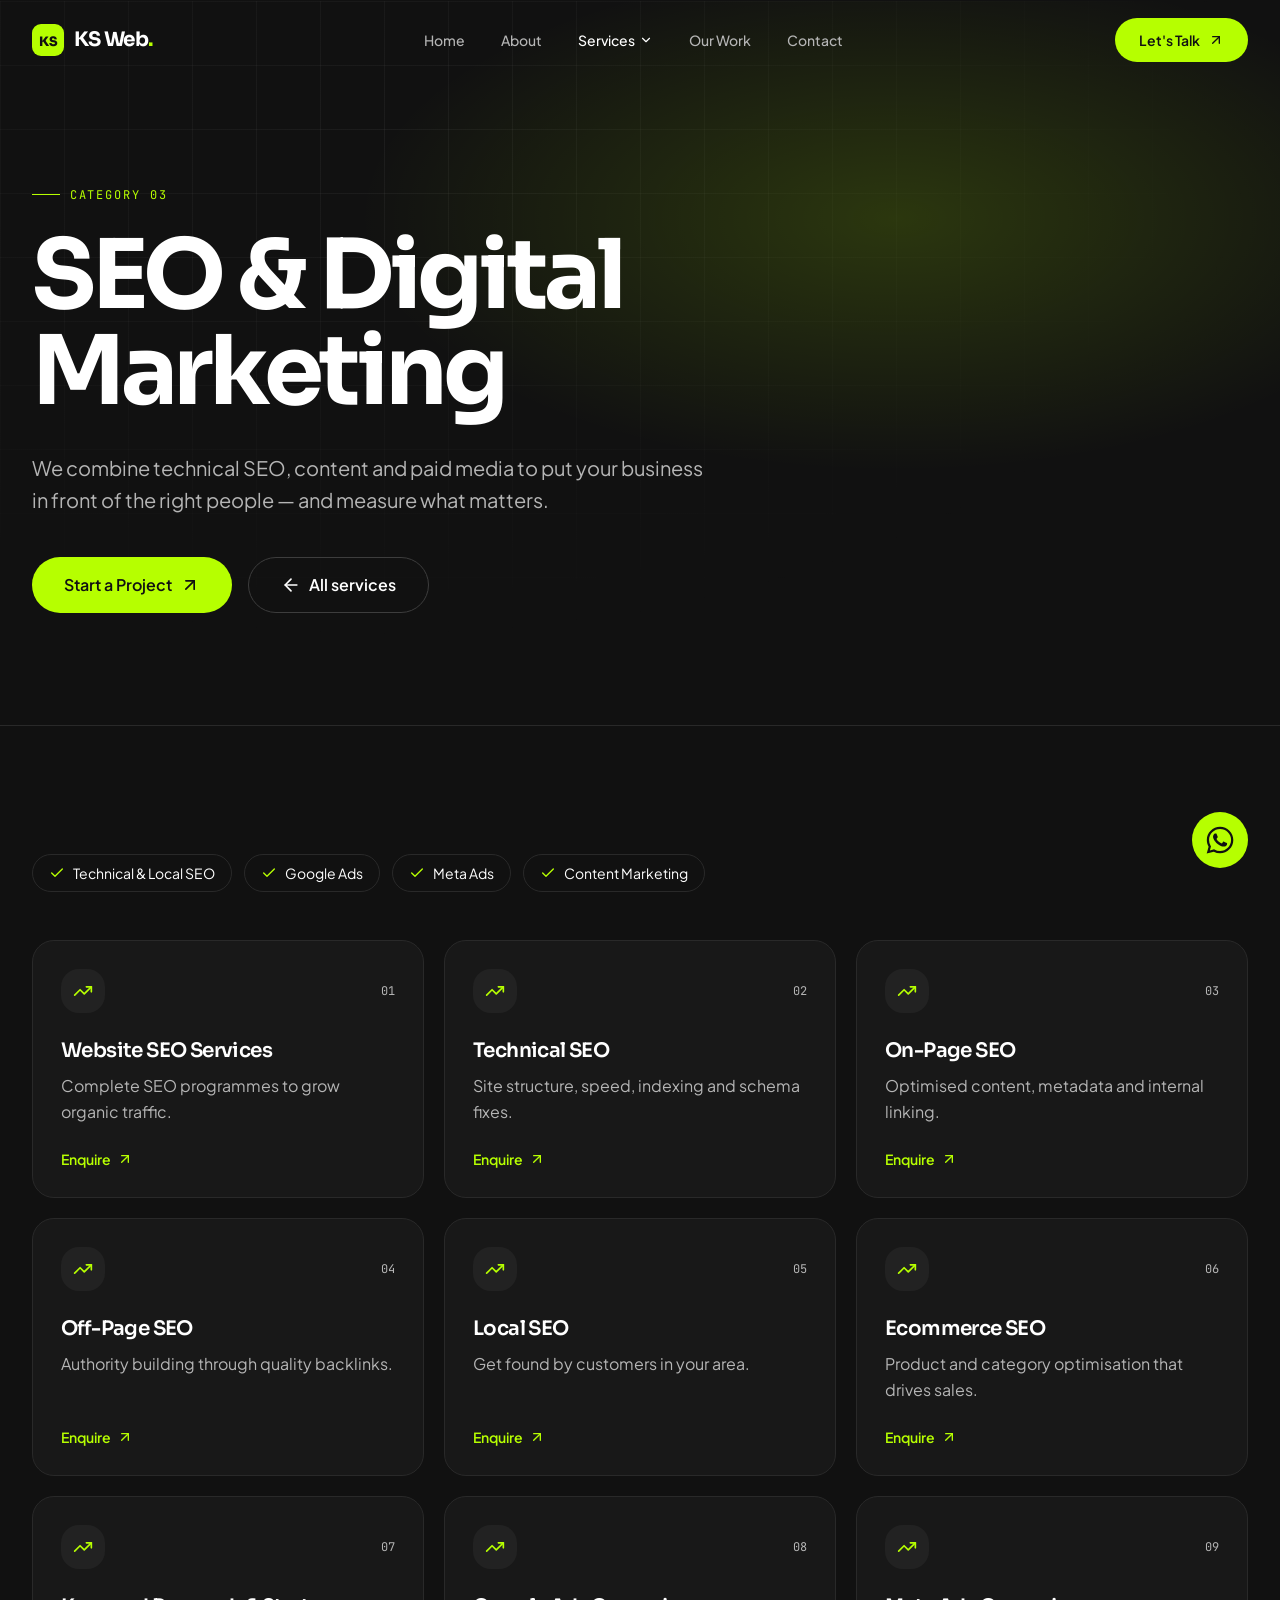
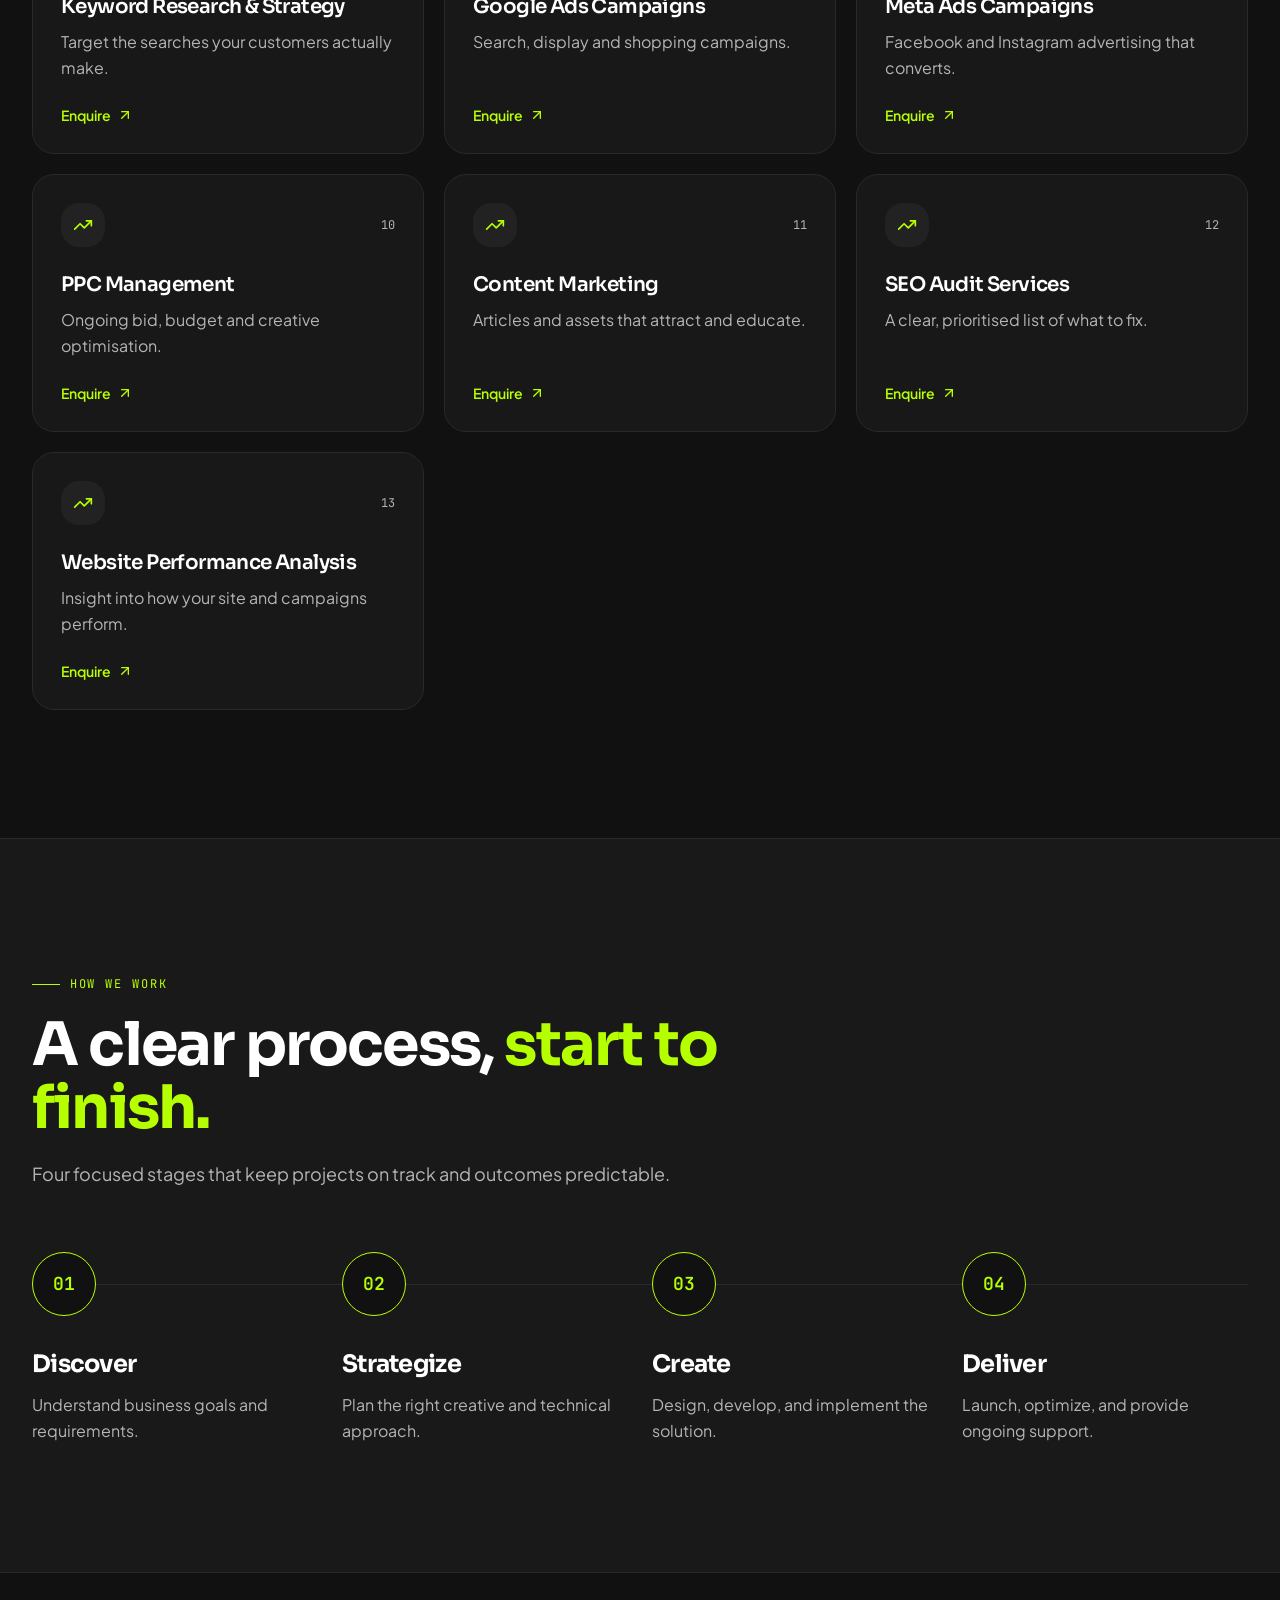
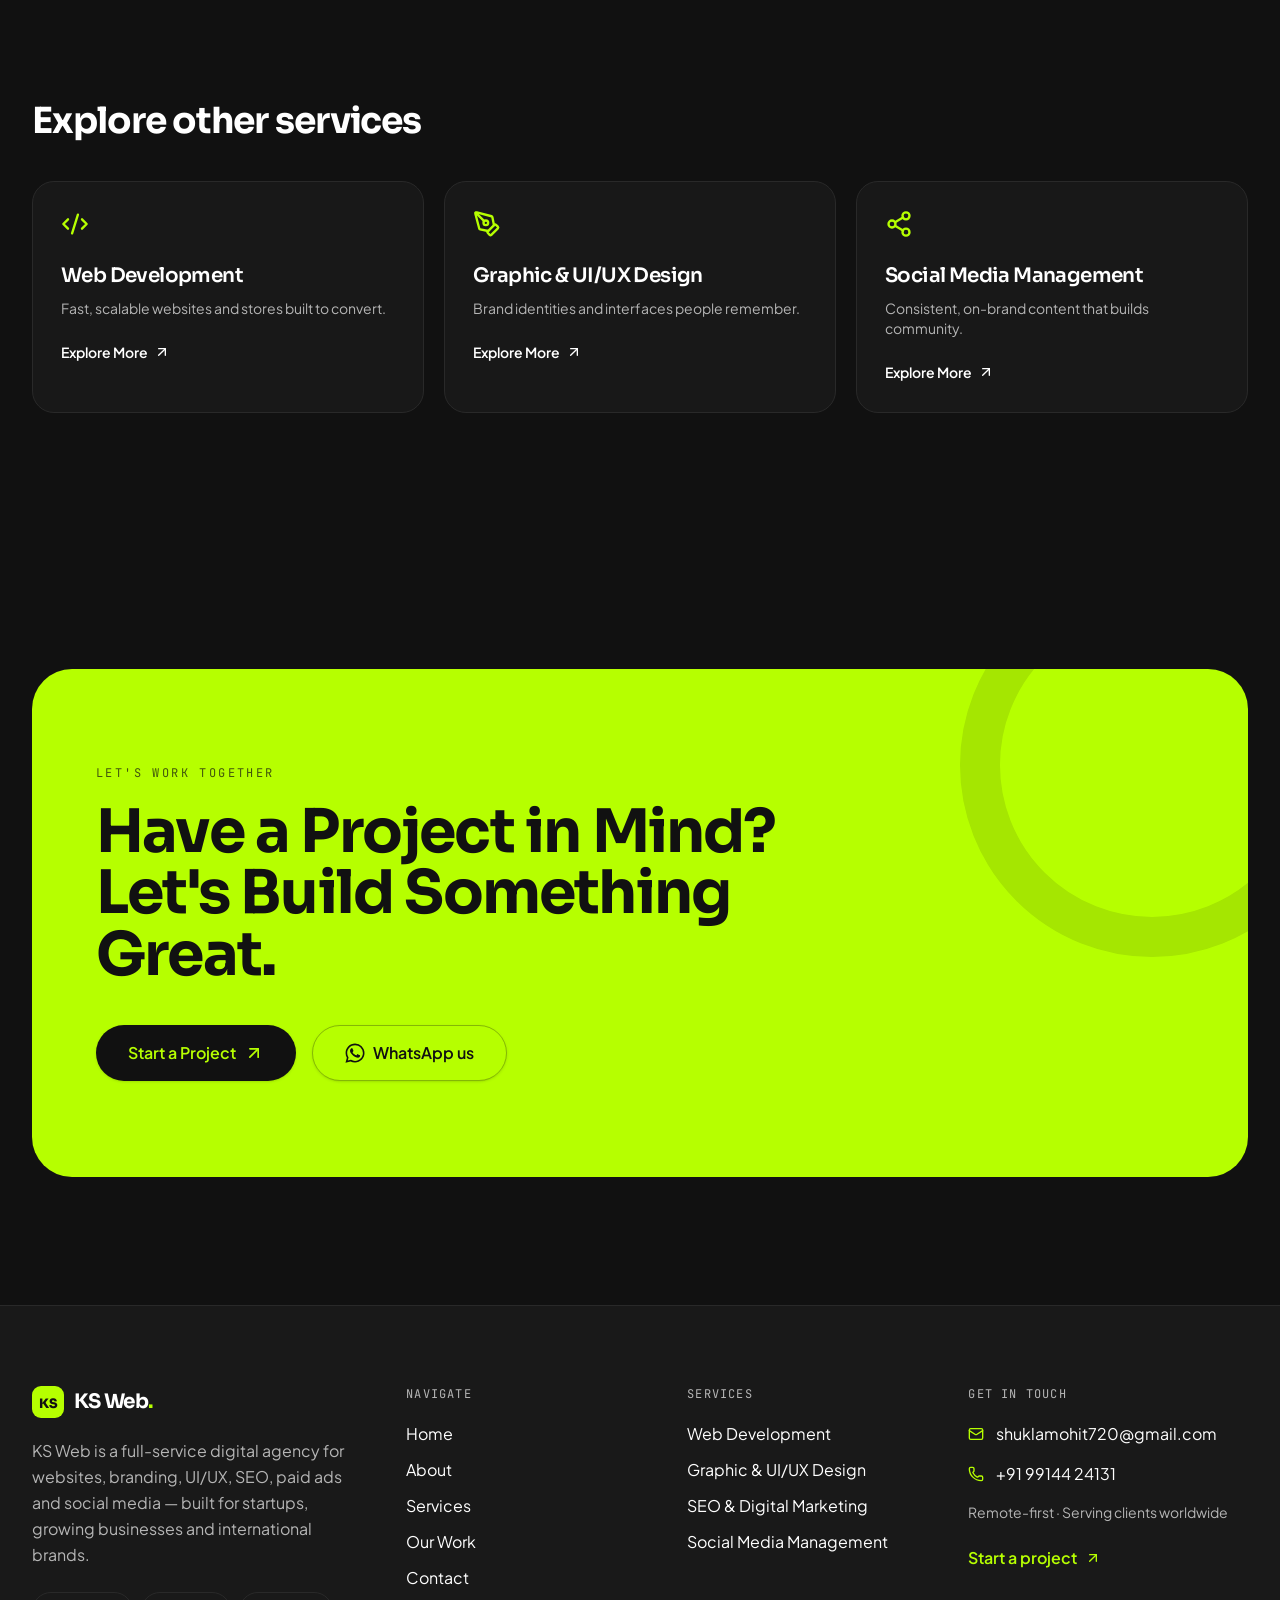
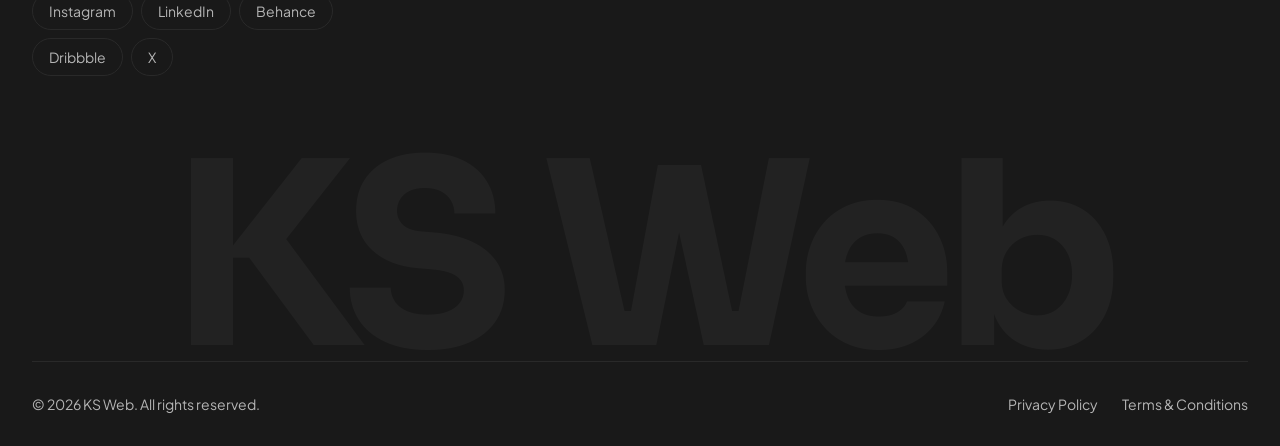
<file: services-seo-digital-marketing.html>
<!DOCTYPE html>
<html lang="en"><head><meta charset="utf-8"/><meta content="width=device-width, initial-scale=1" name="viewport"/><link href="https://fonts.googleapis.com/css2?family=Sora:wght@400;500;600;700;800&amp;family=Plus+Jakarta+Sans:wght@400;500;600;700&amp;family=JetBrains+Mono:wght@400;500&amp;display=swap" rel="stylesheet"/><link href="css/style.css" rel="stylesheet"/><title>SEO &amp; Digital Marketing Services | KS Web</title><meta content="#111111" name="theme-color"/><meta content="KS Web" name="author"/><meta content="KS Web" property="og:site_name"/><meta content="We combine technical SEO, content and paid media to put your business in front of the right people — and measure what matters." name="description"/><meta content="SEO &amp; Digital Marketing Services | KS Web" property="og:title"/><meta content="We combine technical SEO, content and paid media to put your business in front of the right people — and measure what matters." property="og:description"/><meta content="website" property="og:type"/><meta content="summary_large_image" name="twitter:card"/><meta content="SEO &amp; Digital Marketing Services | KS Web" name="twitter:title"/><meta content="We combine technical SEO, content and paid media to put your business in front of the right people — and measure what matters." name="twitter:description"/><link href="https://fonts.googleapis.com" rel="preconnect"/><link crossorigin="anonymous" href="https://fonts.gstatic.com" rel="preconnect"/><link href="images/favicon.png" rel="icon" type="image/png"/><link href="css/extra.css" rel="stylesheet"/><noscript><style>.opacity-0{opacity:1!important}.translate-y-6{transform:none!important}</style></noscript></head><body><a class="sr-only focus:not-sr-only focus:fixed focus:left-4 focus:top-4 focus:z-[60] focus:rounded-full focus:bg-primary focus:px-4 focus:py-2 focus:text-primary-foreground" href="#main">Skip to content</a><header class="sticky top-0 z-50 transition-all duration-300 border-b border-transparent bg-background/0"><div class="container-x flex h-20 items-center justify-between gap-6"><a aria-label="KS Web — home" class="flex items-center gap-2.5" href="index.html"><svg aria-hidden="true" class="size-8" viewbox="0 0 32 32"><rect class="fill-primary" height="32" rx="9" width="32"></rect><text class="fill-primary-foreground" style="font:800 13px Sora, sans-serif;letter-spacing:-0.5px" text-anchor="middle" x="16" y="21.5">KS</text></svg><span class="font-display text-xl font-bold tracking-tight text-foreground">KS Web<span class="text-primary">.</span></span></a><nav aria-label="Primary" class="hidden items-center gap-1 lg:flex"><a class="relative rounded-full px-4 py-2 text-sm font-medium text-muted-foreground transition-colors hover:text-foreground data-[status=active]:text-foreground" href="index.html">Home</a><a class="relative rounded-full px-4 py-2 text-sm font-medium text-muted-foreground transition-colors hover:text-foreground data-[status=active]:text-foreground" href="about.html">About</a><div class="relative"><a aria-current="page" aria-expanded="false" aria-haspopup="true" class="relative rounded-full px-4 py-2 text-sm font-medium text-muted-foreground transition-colors hover:text-foreground data-[status=active]:text-foreground inline-flex items-center gap-1 active" data-status="active" href="services.html">Services<svg aria-hidden="true" class="lucide lucide-chevron-down size-3.5 transition-transform" fill="none" height="24" stroke="currentColor" stroke-linecap="round" stroke-linejoin="round" stroke-width="2" viewbox="0 0 24 24" width="24" xmlns="http://www.w3.org/2000/svg"><path d="m6 9 6 6 6-6"></path></svg></a></div><a class="relative rounded-full px-4 py-2 text-sm font-medium text-muted-foreground transition-colors hover:text-foreground data-[status=active]:text-foreground" href="work.html">Our Work</a><a class="relative rounded-full px-4 py-2 text-sm font-medium text-muted-foreground transition-colors hover:text-foreground data-[status=active]:text-foreground" href="contact.html">Contact</a></nav><div class="flex items-center gap-3"><a class="items-center justify-center gap-2 whitespace-nowrap text-sm cursor-pointer focus-visible:outline-none focus-visible:ring-1 focus-visible:ring-ring disabled:pointer-events-none disabled:opacity-50 disabled:cursor-not-allowed [&amp;_svg]:pointer-events-none [&amp;_svg]:size-4 [&amp;_svg]:shrink-0 rounded-full bg-primary font-semibold text-primary-foreground hover:glow-primary hover:-translate-y-0.5 transition-all duration-300 py-2 hidden h-11 px-6 sm:inline-flex" href="contact.html">Let's Talk <svg aria-hidden="true" class="lucide lucide-arrow-up-right" fill="none" height="24" stroke="currentColor" stroke-linecap="round" stroke-linejoin="round" stroke-width="2" viewbox="0 0 24 24" width="24" xmlns="http://www.w3.org/2000/svg"><path d="M7 7h10v10"></path><path d="M7 17 17 7"></path></svg></a><button aria-expanded="false" aria-haspopup="dialog" aria-label="Open menu" class="grid size-11 place-items-center rounded-full border border-border text-foreground lg:hidden" data-state="closed" type="button"><svg aria-hidden="true" class="lucide lucide-menu size-5" fill="none" height="24" stroke="currentColor" stroke-linecap="round" stroke-linejoin="round" stroke-width="2" viewbox="0 0 24 24" width="24" xmlns="http://www.w3.org/2000/svg"><path d="M4 5h16"></path><path d="M4 12h16"></path><path d="M4 19h16"></path></svg></button></div></div><div class="absolute inset-x-0 top-full hidden origin-top border-b border-border bg-background shadow-card transition-all duration-300 lg:block invisible -translate-y-2 opacity-0"><div class="container-x grid grid-cols-5 gap-4 py-8"><a class="group rounded-2xl border border-border bg-card p-5 transition-colors hover:border-primary/50" href="services-web-development.html"><div class="flex items-center justify-between"><span class="grid size-10 place-items-center rounded-xl bg-surface-raised text-primary"><svg aria-hidden="true" class="lucide lucide-code-xml size-5" fill="none" height="24" stroke="currentColor" stroke-linecap="round" stroke-linejoin="round" stroke-width="2" viewbox="0 0 24 24" width="24" xmlns="http://www.w3.org/2000/svg"><path d="m18 16 4-4-4-4"></path><path d="m6 8-4 4 4 4"></path><path d="m14.5 4-5 16"></path></svg></span><span class="font-mono text-xs text-muted-foreground">01</span></div><h3 class="mt-5 text-base font-semibold text-foreground">Web Development</h3><p class="mt-1.5 text-sm leading-relaxed text-muted-foreground">Fast, scalable websites and stores built to convert.</p><ul class="mt-4 space-y-1.5 text-sm text-muted-foreground"><li class="truncate">— WordPress Website Development</li><li class="truncate">— Custom HTML, CSS &amp; JavaScript</li><li class="truncate">— React.js Development</li><li class="truncate">— Vue.js Development</li></ul><span class="mt-4 inline-flex items-center gap-1.5 text-sm font-semibold text-primary">Explore <svg aria-hidden="true" class="lucide lucide-arrow-right size-4 transition-transform group-hover:translate-x-1" fill="none" height="24" stroke="currentColor" stroke-linecap="round" stroke-linejoin="round" stroke-width="2" viewbox="0 0 24 24" width="24" xmlns="http://www.w3.org/2000/svg"><path d="M5 12h14"></path><path d="m12 5 7 7-7 7"></path></svg></span></a><a class="group rounded-2xl border border-border bg-card p-5 transition-colors hover:border-primary/50" href="services-design.html"><div class="flex items-center justify-between"><span class="grid size-10 place-items-center rounded-xl bg-surface-raised text-primary"><svg aria-hidden="true" class="lucide lucide-pen-tool size-5" fill="none" height="24" stroke="currentColor" stroke-linecap="round" stroke-linejoin="round" stroke-width="2" viewbox="0 0 24 24" width="24" xmlns="http://www.w3.org/2000/svg"><path d="M15.707 21.293a1 1 0 0 1-1.414 0l-1.586-1.586a1 1 0 0 1 0-1.414l5.586-5.586a1 1 0 0 1 1.414 0l1.586 1.586a1 1 0 0 1 0 1.414z"></path><path d="m18 13-1.375-6.874a1 1 0 0 0-.746-.776L3.235 2.028a1 1 0 0 0-1.207 1.207L5.35 15.879a1 1 0 0 0 .776.746L13 18"></path><path d="m2.3 2.3 7.286 7.286"></path><circle cx="11" cy="11" r="2"></circle></svg></span><span class="font-mono text-xs text-muted-foreground">02</span></div><h3 class="mt-5 text-base font-semibold text-foreground">Graphic &amp; UI/UX Design</h3><p class="mt-1.5 text-sm leading-relaxed text-muted-foreground">Brand identities and interfaces people remember.</p><ul class="mt-4 space-y-1.5 text-sm text-muted-foreground"><li class="truncate">— Logo Design</li><li class="truncate">— Brand Identity &amp; Guidelines</li><li class="truncate">— Business Card Design</li><li class="truncate">— Brochure &amp; Flyer Design</li></ul><span class="mt-4 inline-flex items-center gap-1.5 text-sm font-semibold text-primary">Explore <svg aria-hidden="true" class="lucide lucide-arrow-right size-4 transition-transform group-hover:translate-x-1" fill="none" height="24" stroke="currentColor" stroke-linecap="round" stroke-linejoin="round" stroke-width="2" viewbox="0 0 24 24" width="24" xmlns="http://www.w3.org/2000/svg"><path d="M5 12h14"></path><path d="m12 5 7 7-7 7"></path></svg></span></a><a aria-current="page" class="group rounded-2xl border border-border bg-card p-5 transition-colors hover:border-primary/50 active" data-status="active" href="services-seo-digital-marketing.html"><div class="flex items-center justify-between"><span class="grid size-10 place-items-center rounded-xl bg-surface-raised text-primary"><svg aria-hidden="true" class="lucide lucide-trending-up size-5" fill="none" height="24" stroke="currentColor" stroke-linecap="round" stroke-linejoin="round" stroke-width="2" viewbox="0 0 24 24" width="24" xmlns="http://www.w3.org/2000/svg"><path d="M16 7h6v6"></path><path d="m22 7-8.5 8.5-5-5L2 17"></path></svg></span><span class="font-mono text-xs text-muted-foreground">03</span></div><h3 class="mt-5 text-base font-semibold text-foreground">SEO &amp; Digital Marketing</h3><p class="mt-1.5 text-sm leading-relaxed text-muted-foreground">Visibility, traffic and leads that compound.</p><ul class="mt-4 space-y-1.5 text-sm text-muted-foreground"><li class="truncate">— Website SEO Services</li><li class="truncate">— Technical SEO</li><li class="truncate">— On-Page SEO</li><li class="truncate">— Off-Page SEO</li></ul><span class="mt-4 inline-flex items-center gap-1.5 text-sm font-semibold text-primary">Explore <svg aria-hidden="true" class="lucide lucide-arrow-right size-4 transition-transform group-hover:translate-x-1" fill="none" height="24" stroke="currentColor" stroke-linecap="round" stroke-linejoin="round" stroke-width="2" viewbox="0 0 24 24" width="24" xmlns="http://www.w3.org/2000/svg"><path d="M5 12h14"></path><path d="m12 5 7 7-7 7"></path></svg></span></a><a class="group rounded-2xl border border-border bg-card p-5 transition-colors hover:border-primary/50" href="services-social-media.html"><div class="flex items-center justify-between"><span class="grid size-10 place-items-center rounded-xl bg-surface-raised text-primary"><svg aria-hidden="true" class="lucide lucide-share2 lucide-share-2 size-5" fill="none" height="24" stroke="currentColor" stroke-linecap="round" stroke-linejoin="round" stroke-width="2" viewbox="0 0 24 24" width="24" xmlns="http://www.w3.org/2000/svg"><circle cx="18" cy="5" r="3"></circle><circle cx="6" cy="12" r="3"></circle><circle cx="18" cy="19" r="3"></circle><line x1="8.59" x2="15.42" y1="13.51" y2="17.49"></line><line x1="15.41" x2="8.59" y1="6.51" y2="10.49"></line></svg></span><span class="font-mono text-xs text-muted-foreground">04</span></div><h3 class="mt-5 text-base font-semibold text-foreground">Social Media Management</h3><p class="mt-1.5 text-sm leading-relaxed text-muted-foreground">Consistent, on-brand content that builds community.</p><ul class="mt-4 space-y-1.5 text-sm text-muted-foreground"><li class="truncate">— Instagram Management</li><li class="truncate">— Facebook Management</li><li class="truncate">— Social Media Strategy</li><li class="truncate">— Social Media Content Creation</li></ul><span class="mt-4 inline-flex items-center gap-1.5 text-sm font-semibold text-primary">Explore <svg aria-hidden="true" class="lucide lucide-arrow-right size-4 transition-transform group-hover:translate-x-1" fill="none" height="24" stroke="currentColor" stroke-linecap="round" stroke-linejoin="round" stroke-width="2" viewbox="0 0 24 24" width="24" xmlns="http://www.w3.org/2000/svg"><path d="M5 12h14"></path><path d="m12 5 7 7-7 7"></path></svg></span></a><div class="flex flex-col justify-between rounded-2xl bg-primary p-6 text-primary-foreground"><div><p class="font-mono text-xs uppercase tracking-widest opacity-70">Start a project</p><p class="mt-3 font-display text-xl font-bold leading-snug">Not sure what you need? Let's figure it out together.</p></div><a class="mt-6 inline-flex items-center gap-2 text-sm font-semibold underline-offset-4 hover:underline" href="contact.html">Book a free consultation <svg aria-hidden="true" class="lucide lucide-arrow-up-right size-4" fill="none" height="24" stroke="currentColor" stroke-linecap="round" stroke-linejoin="round" stroke-width="2" viewbox="0 0 24 24" width="24" xmlns="http://www.w3.org/2000/svg"><path d="M7 7h10v10"></path><path d="M7 17 17 7"></path></svg></a></div></div></div></header><main id="main"><section class="relative -mt-20 overflow-hidden border-b border-border pt-20"><div aria-hidden="true" class="absolute inset-0 bg-grid [mask-image:radial-gradient(70%_70%_at_30%_20%,black,transparent)]"></div><div aria-hidden="true" class="absolute inset-0 radial-fade"></div><div class="container-x relative pb-20 pt-16 lg:pb-28 lg:pt-24"><span class="eyebrow animate-fade-up">Category 03</span><h1 class="text-display mt-6 max-w-5xl animate-fade-up text-5xl text-foreground [animation-delay:80ms] md:text-7xl lg:text-8xl">SEO &amp; Digital Marketing</h1><p class="mt-8 max-w-2xl animate-fade-up text-lg leading-relaxed text-muted-foreground [animation-delay:160ms] md:text-xl">We combine technical SEO, content and paid media to put your business in front of the right people — and measure what matters.</p><div class="mt-10 animate-fade-up [animation-delay:240ms]"><div class="flex flex-wrap gap-4"><a class="inline-flex items-center justify-center gap-2 whitespace-nowrap cursor-pointer focus-visible:outline-none focus-visible:ring-1 focus-visible:ring-ring disabled:pointer-events-none disabled:opacity-50 disabled:cursor-not-allowed [&amp;_svg]:pointer-events-none [&amp;_svg]:shrink-0 rounded-full bg-primary font-semibold text-primary-foreground hover:glow-primary hover:-translate-y-0.5 transition-all duration-300 h-14 px-8 text-base [&amp;_svg]:size-5" href="contact.html">Start a Project <svg aria-hidden="true" class="lucide lucide-arrow-up-right" fill="none" height="24" stroke="currentColor" stroke-linecap="round" stroke-linejoin="round" stroke-width="2" viewbox="0 0 24 24" width="24" xmlns="http://www.w3.org/2000/svg"><path d="M7 7h10v10"></path><path d="M7 17 17 7"></path></svg></a><a aria-current="page" class="inline-flex items-center justify-center gap-2 whitespace-nowrap cursor-pointer focus-visible:outline-none focus-visible:ring-1 focus-visible:ring-ring disabled:pointer-events-none disabled:opacity-50 disabled:cursor-not-allowed [&amp;_svg]:pointer-events-none [&amp;_svg]:shrink-0 rounded-full border border-border-strong bg-transparent font-semibold text-foreground hover:border-primary hover:text-primary transition-all duration-300 h-14 px-8 text-base [&amp;_svg]:size-5 active" data-status="active" href="services.html"><svg aria-hidden="true" class="lucide lucide-arrow-left" fill="none" height="24" stroke="currentColor" stroke-linecap="round" stroke-linejoin="round" stroke-width="2" viewbox="0 0 24 24" width="24" xmlns="http://www.w3.org/2000/svg"><path d="m12 19-7-7 7-7"></path><path d="M19 12H5"></path></svg> All services</a></div></div></div></section><section class="section-y"><div class="container-x"><div class="flex flex-wrap gap-3"><span class="inline-flex items-center gap-2 rounded-full border border-border px-4 py-2 text-sm text-foreground"><svg aria-hidden="true" class="lucide lucide-check size-4 text-primary" fill="none" height="24" stroke="currentColor" stroke-linecap="round" stroke-linejoin="round" stroke-width="2" viewbox="0 0 24 24" width="24" xmlns="http://www.w3.org/2000/svg"><path d="M20 6 9 17l-5-5"></path></svg> Technical &amp; Local SEO</span><span class="inline-flex items-center gap-2 rounded-full border border-border px-4 py-2 text-sm text-foreground"><svg aria-hidden="true" class="lucide lucide-check size-4 text-primary" fill="none" height="24" stroke="currentColor" stroke-linecap="round" stroke-linejoin="round" stroke-width="2" viewbox="0 0 24 24" width="24" xmlns="http://www.w3.org/2000/svg"><path d="M20 6 9 17l-5-5"></path></svg> Google Ads</span><span class="inline-flex items-center gap-2 rounded-full border border-border px-4 py-2 text-sm text-foreground"><svg aria-hidden="true" class="lucide lucide-check size-4 text-primary" fill="none" height="24" stroke="currentColor" stroke-linecap="round" stroke-linejoin="round" stroke-width="2" viewbox="0 0 24 24" width="24" xmlns="http://www.w3.org/2000/svg"><path d="M20 6 9 17l-5-5"></path></svg> Meta Ads</span><span class="inline-flex items-center gap-2 rounded-full border border-border px-4 py-2 text-sm text-foreground"><svg aria-hidden="true" class="lucide lucide-check size-4 text-primary" fill="none" height="24" stroke="currentColor" stroke-linecap="round" stroke-linejoin="round" stroke-width="2" viewbox="0 0 24 24" width="24" xmlns="http://www.w3.org/2000/svg"><path d="M20 6 9 17l-5-5"></path></svg> Content Marketing</span></div><ul class="mt-12 grid gap-5 sm:grid-cols-2 lg:grid-cols-3"><li class="transition-all duration-700 ease-out translate-y-6 opacity-0" style="transition-delay:0ms"><div class="card-premium group flex h-full flex-col p-7"><div class="flex items-center justify-between"><span class="grid size-11 place-items-center rounded-xl bg-surface-raised text-primary"><svg aria-hidden="true" class="lucide lucide-trending-up size-5" fill="none" height="24" stroke="currentColor" stroke-linecap="round" stroke-linejoin="round" stroke-width="2" viewbox="0 0 24 24" width="24" xmlns="http://www.w3.org/2000/svg"><path d="M16 7h6v6"></path><path d="m22 7-8.5 8.5-5-5L2 17"></path></svg></span><span class="font-mono text-xs text-muted-foreground">01</span></div><h2 class="mt-6 text-xl font-semibold">Website SEO Services</h2><p class="mt-2 flex-1 leading-relaxed text-muted-foreground">Complete SEO programmes to grow organic traffic.</p><a class="mt-6 inline-flex items-center gap-1.5 text-sm font-semibold text-primary" href="contact.html">Enquire <svg aria-hidden="true" class="lucide lucide-arrow-up-right size-4" fill="none" height="24" stroke="currentColor" stroke-linecap="round" stroke-linejoin="round" stroke-width="2" viewbox="0 0 24 24" width="24" xmlns="http://www.w3.org/2000/svg"><path d="M7 7h10v10"></path><path d="M7 17 17 7"></path></svg></a></div></li><li class="transition-all duration-700 ease-out translate-y-6 opacity-0" style="transition-delay:70ms"><div class="card-premium group flex h-full flex-col p-7"><div class="flex items-center justify-between"><span class="grid size-11 place-items-center rounded-xl bg-surface-raised text-primary"><svg aria-hidden="true" class="lucide lucide-trending-up size-5" fill="none" height="24" stroke="currentColor" stroke-linecap="round" stroke-linejoin="round" stroke-width="2" viewbox="0 0 24 24" width="24" xmlns="http://www.w3.org/2000/svg"><path d="M16 7h6v6"></path><path d="m22 7-8.5 8.5-5-5L2 17"></path></svg></span><span class="font-mono text-xs text-muted-foreground">02</span></div><h2 class="mt-6 text-xl font-semibold">Technical SEO</h2><p class="mt-2 flex-1 leading-relaxed text-muted-foreground">Site structure, speed, indexing and schema fixes.</p><a class="mt-6 inline-flex items-center gap-1.5 text-sm font-semibold text-primary" href="contact.html">Enquire <svg aria-hidden="true" class="lucide lucide-arrow-up-right size-4" fill="none" height="24" stroke="currentColor" stroke-linecap="round" stroke-linejoin="round" stroke-width="2" viewbox="0 0 24 24" width="24" xmlns="http://www.w3.org/2000/svg"><path d="M7 7h10v10"></path><path d="M7 17 17 7"></path></svg></a></div></li><li class="transition-all duration-700 ease-out translate-y-6 opacity-0" style="transition-delay:140ms"><div class="card-premium group flex h-full flex-col p-7"><div class="flex items-center justify-between"><span class="grid size-11 place-items-center rounded-xl bg-surface-raised text-primary"><svg aria-hidden="true" class="lucide lucide-trending-up size-5" fill="none" height="24" stroke="currentColor" stroke-linecap="round" stroke-linejoin="round" stroke-width="2" viewbox="0 0 24 24" width="24" xmlns="http://www.w3.org/2000/svg"><path d="M16 7h6v6"></path><path d="m22 7-8.5 8.5-5-5L2 17"></path></svg></span><span class="font-mono text-xs text-muted-foreground">03</span></div><h2 class="mt-6 text-xl font-semibold">On-Page SEO</h2><p class="mt-2 flex-1 leading-relaxed text-muted-foreground">Optimised content, metadata and internal linking.</p><a class="mt-6 inline-flex items-center gap-1.5 text-sm font-semibold text-primary" href="contact.html">Enquire <svg aria-hidden="true" class="lucide lucide-arrow-up-right size-4" fill="none" height="24" stroke="currentColor" stroke-linecap="round" stroke-linejoin="round" stroke-width="2" viewbox="0 0 24 24" width="24" xmlns="http://www.w3.org/2000/svg"><path d="M7 7h10v10"></path><path d="M7 17 17 7"></path></svg></a></div></li><li class="transition-all duration-700 ease-out translate-y-6 opacity-0" style="transition-delay:0ms"><div class="card-premium group flex h-full flex-col p-7"><div class="flex items-center justify-between"><span class="grid size-11 place-items-center rounded-xl bg-surface-raised text-primary"><svg aria-hidden="true" class="lucide lucide-trending-up size-5" fill="none" height="24" stroke="currentColor" stroke-linecap="round" stroke-linejoin="round" stroke-width="2" viewbox="0 0 24 24" width="24" xmlns="http://www.w3.org/2000/svg"><path d="M16 7h6v6"></path><path d="m22 7-8.5 8.5-5-5L2 17"></path></svg></span><span class="font-mono text-xs text-muted-foreground">04</span></div><h2 class="mt-6 text-xl font-semibold">Off-Page SEO</h2><p class="mt-2 flex-1 leading-relaxed text-muted-foreground">Authority building through quality backlinks.</p><a class="mt-6 inline-flex items-center gap-1.5 text-sm font-semibold text-primary" href="contact.html">Enquire <svg aria-hidden="true" class="lucide lucide-arrow-up-right size-4" fill="none" height="24" stroke="currentColor" stroke-linecap="round" stroke-linejoin="round" stroke-width="2" viewbox="0 0 24 24" width="24" xmlns="http://www.w3.org/2000/svg"><path d="M7 7h10v10"></path><path d="M7 17 17 7"></path></svg></a></div></li><li class="transition-all duration-700 ease-out translate-y-6 opacity-0" style="transition-delay:70ms"><div class="card-premium group flex h-full flex-col p-7"><div class="flex items-center justify-between"><span class="grid size-11 place-items-center rounded-xl bg-surface-raised text-primary"><svg aria-hidden="true" class="lucide lucide-trending-up size-5" fill="none" height="24" stroke="currentColor" stroke-linecap="round" stroke-linejoin="round" stroke-width="2" viewbox="0 0 24 24" width="24" xmlns="http://www.w3.org/2000/svg"><path d="M16 7h6v6"></path><path d="m22 7-8.5 8.5-5-5L2 17"></path></svg></span><span class="font-mono text-xs text-muted-foreground">05</span></div><h2 class="mt-6 text-xl font-semibold">Local SEO</h2><p class="mt-2 flex-1 leading-relaxed text-muted-foreground">Get found by customers in your area.</p><a class="mt-6 inline-flex items-center gap-1.5 text-sm font-semibold text-primary" href="contact.html">Enquire <svg aria-hidden="true" class="lucide lucide-arrow-up-right size-4" fill="none" height="24" stroke="currentColor" stroke-linecap="round" stroke-linejoin="round" stroke-width="2" viewbox="0 0 24 24" width="24" xmlns="http://www.w3.org/2000/svg"><path d="M7 7h10v10"></path><path d="M7 17 17 7"></path></svg></a></div></li><li class="transition-all duration-700 ease-out translate-y-6 opacity-0" style="transition-delay:140ms"><div class="card-premium group flex h-full flex-col p-7"><div class="flex items-center justify-between"><span class="grid size-11 place-items-center rounded-xl bg-surface-raised text-primary"><svg aria-hidden="true" class="lucide lucide-trending-up size-5" fill="none" height="24" stroke="currentColor" stroke-linecap="round" stroke-linejoin="round" stroke-width="2" viewbox="0 0 24 24" width="24" xmlns="http://www.w3.org/2000/svg"><path d="M16 7h6v6"></path><path d="m22 7-8.5 8.5-5-5L2 17"></path></svg></span><span class="font-mono text-xs text-muted-foreground">06</span></div><h2 class="mt-6 text-xl font-semibold">Ecommerce SEO</h2><p class="mt-2 flex-1 leading-relaxed text-muted-foreground">Product and category optimisation that drives sales.</p><a class="mt-6 inline-flex items-center gap-1.5 text-sm font-semibold text-primary" href="contact.html">Enquire <svg aria-hidden="true" class="lucide lucide-arrow-up-right size-4" fill="none" height="24" stroke="currentColor" stroke-linecap="round" stroke-linejoin="round" stroke-width="2" viewbox="0 0 24 24" width="24" xmlns="http://www.w3.org/2000/svg"><path d="M7 7h10v10"></path><path d="M7 17 17 7"></path></svg></a></div></li><li class="transition-all duration-700 ease-out translate-y-6 opacity-0" style="transition-delay:0ms"><div class="card-premium group flex h-full flex-col p-7"><div class="flex items-center justify-between"><span class="grid size-11 place-items-center rounded-xl bg-surface-raised text-primary"><svg aria-hidden="true" class="lucide lucide-trending-up size-5" fill="none" height="24" stroke="currentColor" stroke-linecap="round" stroke-linejoin="round" stroke-width="2" viewbox="0 0 24 24" width="24" xmlns="http://www.w3.org/2000/svg"><path d="M16 7h6v6"></path><path d="m22 7-8.5 8.5-5-5L2 17"></path></svg></span><span class="font-mono text-xs text-muted-foreground">07</span></div><h2 class="mt-6 text-xl font-semibold">Keyword Research &amp; Strategy</h2><p class="mt-2 flex-1 leading-relaxed text-muted-foreground">Target the searches your customers actually make.</p><a class="mt-6 inline-flex items-center gap-1.5 text-sm font-semibold text-primary" href="contact.html">Enquire <svg aria-hidden="true" class="lucide lucide-arrow-up-right size-4" fill="none" height="24" stroke="currentColor" stroke-linecap="round" stroke-linejoin="round" stroke-width="2" viewbox="0 0 24 24" width="24" xmlns="http://www.w3.org/2000/svg"><path d="M7 7h10v10"></path><path d="M7 17 17 7"></path></svg></a></div></li><li class="transition-all duration-700 ease-out translate-y-6 opacity-0" style="transition-delay:70ms"><div class="card-premium group flex h-full flex-col p-7"><div class="flex items-center justify-between"><span class="grid size-11 place-items-center rounded-xl bg-surface-raised text-primary"><svg aria-hidden="true" class="lucide lucide-trending-up size-5" fill="none" height="24" stroke="currentColor" stroke-linecap="round" stroke-linejoin="round" stroke-width="2" viewbox="0 0 24 24" width="24" xmlns="http://www.w3.org/2000/svg"><path d="M16 7h6v6"></path><path d="m22 7-8.5 8.5-5-5L2 17"></path></svg></span><span class="font-mono text-xs text-muted-foreground">08</span></div><h2 class="mt-6 text-xl font-semibold">Google Ads Campaigns</h2><p class="mt-2 flex-1 leading-relaxed text-muted-foreground">Search, display and shopping campaigns.</p><a class="mt-6 inline-flex items-center gap-1.5 text-sm font-semibold text-primary" href="contact.html">Enquire <svg aria-hidden="true" class="lucide lucide-arrow-up-right size-4" fill="none" height="24" stroke="currentColor" stroke-linecap="round" stroke-linejoin="round" stroke-width="2" viewbox="0 0 24 24" width="24" xmlns="http://www.w3.org/2000/svg"><path d="M7 7h10v10"></path><path d="M7 17 17 7"></path></svg></a></div></li><li class="transition-all duration-700 ease-out translate-y-6 opacity-0" style="transition-delay:140ms"><div class="card-premium group flex h-full flex-col p-7"><div class="flex items-center justify-between"><span class="grid size-11 place-items-center rounded-xl bg-surface-raised text-primary"><svg aria-hidden="true" class="lucide lucide-trending-up size-5" fill="none" height="24" stroke="currentColor" stroke-linecap="round" stroke-linejoin="round" stroke-width="2" viewbox="0 0 24 24" width="24" xmlns="http://www.w3.org/2000/svg"><path d="M16 7h6v6"></path><path d="m22 7-8.5 8.5-5-5L2 17"></path></svg></span><span class="font-mono text-xs text-muted-foreground">09</span></div><h2 class="mt-6 text-xl font-semibold">Meta Ads Campaigns</h2><p class="mt-2 flex-1 leading-relaxed text-muted-foreground">Facebook and Instagram advertising that converts.</p><a class="mt-6 inline-flex items-center gap-1.5 text-sm font-semibold text-primary" href="contact.html">Enquire <svg aria-hidden="true" class="lucide lucide-arrow-up-right size-4" fill="none" height="24" stroke="currentColor" stroke-linecap="round" stroke-linejoin="round" stroke-width="2" viewbox="0 0 24 24" width="24" xmlns="http://www.w3.org/2000/svg"><path d="M7 7h10v10"></path><path d="M7 17 17 7"></path></svg></a></div></li><li class="transition-all duration-700 ease-out translate-y-6 opacity-0" style="transition-delay:0ms"><div class="card-premium group flex h-full flex-col p-7"><div class="flex items-center justify-between"><span class="grid size-11 place-items-center rounded-xl bg-surface-raised text-primary"><svg aria-hidden="true" class="lucide lucide-trending-up size-5" fill="none" height="24" stroke="currentColor" stroke-linecap="round" stroke-linejoin="round" stroke-width="2" viewbox="0 0 24 24" width="24" xmlns="http://www.w3.org/2000/svg"><path d="M16 7h6v6"></path><path d="m22 7-8.5 8.5-5-5L2 17"></path></svg></span><span class="font-mono text-xs text-muted-foreground">10</span></div><h2 class="mt-6 text-xl font-semibold">PPC Management</h2><p class="mt-2 flex-1 leading-relaxed text-muted-foreground">Ongoing bid, budget and creative optimisation.</p><a class="mt-6 inline-flex items-center gap-1.5 text-sm font-semibold text-primary" href="contact.html">Enquire <svg aria-hidden="true" class="lucide lucide-arrow-up-right size-4" fill="none" height="24" stroke="currentColor" stroke-linecap="round" stroke-linejoin="round" stroke-width="2" viewbox="0 0 24 24" width="24" xmlns="http://www.w3.org/2000/svg"><path d="M7 7h10v10"></path><path d="M7 17 17 7"></path></svg></a></div></li><li class="transition-all duration-700 ease-out translate-y-6 opacity-0" style="transition-delay:70ms"><div class="card-premium group flex h-full flex-col p-7"><div class="flex items-center justify-between"><span class="grid size-11 place-items-center rounded-xl bg-surface-raised text-primary"><svg aria-hidden="true" class="lucide lucide-trending-up size-5" fill="none" height="24" stroke="currentColor" stroke-linecap="round" stroke-linejoin="round" stroke-width="2" viewbox="0 0 24 24" width="24" xmlns="http://www.w3.org/2000/svg"><path d="M16 7h6v6"></path><path d="m22 7-8.5 8.5-5-5L2 17"></path></svg></span><span class="font-mono text-xs text-muted-foreground">11</span></div><h2 class="mt-6 text-xl font-semibold">Content Marketing</h2><p class="mt-2 flex-1 leading-relaxed text-muted-foreground">Articles and assets that attract and educate.</p><a class="mt-6 inline-flex items-center gap-1.5 text-sm font-semibold text-primary" href="contact.html">Enquire <svg aria-hidden="true" class="lucide lucide-arrow-up-right size-4" fill="none" height="24" stroke="currentColor" stroke-linecap="round" stroke-linejoin="round" stroke-width="2" viewbox="0 0 24 24" width="24" xmlns="http://www.w3.org/2000/svg"><path d="M7 7h10v10"></path><path d="M7 17 17 7"></path></svg></a></div></li><li class="transition-all duration-700 ease-out translate-y-6 opacity-0" style="transition-delay:140ms"><div class="card-premium group flex h-full flex-col p-7"><div class="flex items-center justify-between"><span class="grid size-11 place-items-center rounded-xl bg-surface-raised text-primary"><svg aria-hidden="true" class="lucide lucide-trending-up size-5" fill="none" height="24" stroke="currentColor" stroke-linecap="round" stroke-linejoin="round" stroke-width="2" viewbox="0 0 24 24" width="24" xmlns="http://www.w3.org/2000/svg"><path d="M16 7h6v6"></path><path d="m22 7-8.5 8.5-5-5L2 17"></path></svg></span><span class="font-mono text-xs text-muted-foreground">12</span></div><h2 class="mt-6 text-xl font-semibold">SEO Audit Services</h2><p class="mt-2 flex-1 leading-relaxed text-muted-foreground">A clear, prioritised list of what to fix.</p><a class="mt-6 inline-flex items-center gap-1.5 text-sm font-semibold text-primary" href="contact.html">Enquire <svg aria-hidden="true" class="lucide lucide-arrow-up-right size-4" fill="none" height="24" stroke="currentColor" stroke-linecap="round" stroke-linejoin="round" stroke-width="2" viewbox="0 0 24 24" width="24" xmlns="http://www.w3.org/2000/svg"><path d="M7 7h10v10"></path><path d="M7 17 17 7"></path></svg></a></div></li><li class="transition-all duration-700 ease-out translate-y-6 opacity-0" style="transition-delay:0ms"><div class="card-premium group flex h-full flex-col p-7"><div class="flex items-center justify-between"><span class="grid size-11 place-items-center rounded-xl bg-surface-raised text-primary"><svg aria-hidden="true" class="lucide lucide-trending-up size-5" fill="none" height="24" stroke="currentColor" stroke-linecap="round" stroke-linejoin="round" stroke-width="2" viewbox="0 0 24 24" width="24" xmlns="http://www.w3.org/2000/svg"><path d="M16 7h6v6"></path><path d="m22 7-8.5 8.5-5-5L2 17"></path></svg></span><span class="font-mono text-xs text-muted-foreground">13</span></div><h2 class="mt-6 text-xl font-semibold">Website Performance Analysis</h2><p class="mt-2 flex-1 leading-relaxed text-muted-foreground">Insight into how your site and campaigns perform.</p><a class="mt-6 inline-flex items-center gap-1.5 text-sm font-semibold text-primary" href="contact.html">Enquire <svg aria-hidden="true" class="lucide lucide-arrow-up-right size-4" fill="none" height="24" stroke="currentColor" stroke-linecap="round" stroke-linejoin="round" stroke-width="2" viewbox="0 0 24 24" width="24" xmlns="http://www.w3.org/2000/svg"><path d="M7 7h10v10"></path><path d="M7 17 17 7"></path></svg></a></div></li></ul></div></section><section class="section-y border-y border-border bg-surface"><div class="container-x"><div class="flex flex-col gap-6 md:flex-row md:items-end md:justify-between"><div class="max-w-3xl"><span class="eyebrow">How we work</span><h2 class="mt-5 text-4xl font-bold leading-[1.05] text-foreground md:text-5xl lg:text-6xl">A clear process, <span class="text-accent-mark">start to finish.</span></h2><p class="mt-5 max-w-2xl text-lg leading-relaxed text-muted-foreground">Four focused stages that keep projects on track and outcomes predictable.</p></div></div><ol class="relative mt-16 grid gap-6 md:grid-cols-2 lg:grid-cols-4"><span aria-hidden="true" class="absolute left-0 right-0 top-8 hidden h-px bg-border lg:block"></span><li class="transition-all duration-700 ease-out translate-y-6 opacity-0 relative" style="transition-delay:0ms"><span class="relative z-10 grid size-16 place-items-center rounded-full border border-primary bg-background font-mono text-lg font-semibold text-primary">01</span><h3 class="mt-8 text-2xl font-bold">Discover</h3><p class="mt-3 leading-relaxed text-muted-foreground">Understand business goals and requirements.</p></li><li class="transition-all duration-700 ease-out translate-y-6 opacity-0 relative" style="transition-delay:100ms"><span class="relative z-10 grid size-16 place-items-center rounded-full border border-primary bg-background font-mono text-lg font-semibold text-primary">02</span><h3 class="mt-8 text-2xl font-bold">Strategize</h3><p class="mt-3 leading-relaxed text-muted-foreground">Plan the right creative and technical approach.</p></li><li class="transition-all duration-700 ease-out translate-y-6 opacity-0 relative" style="transition-delay:200ms"><span class="relative z-10 grid size-16 place-items-center rounded-full border border-primary bg-background font-mono text-lg font-semibold text-primary">03</span><h3 class="mt-8 text-2xl font-bold">Create</h3><p class="mt-3 leading-relaxed text-muted-foreground">Design, develop, and implement the solution.</p></li><li class="transition-all duration-700 ease-out translate-y-6 opacity-0 relative" style="transition-delay:300ms"><span class="relative z-10 grid size-16 place-items-center rounded-full border border-primary bg-background font-mono text-lg font-semibold text-primary">04</span><h3 class="mt-8 text-2xl font-bold">Deliver</h3><p class="mt-3 leading-relaxed text-muted-foreground">Launch, optimize, and provide ongoing support.</p></li></ol></div></section><section class="section-y"><div class="container-x"><h2 class="text-3xl font-bold md:text-4xl">Explore other services</h2><div class="mt-10 grid gap-5 md:grid-cols-3"><a class="card-premium group p-7" href="services-web-development.html"><svg aria-hidden="true" class="lucide lucide-code-xml size-7 text-primary" fill="none" height="24" stroke="currentColor" stroke-linecap="round" stroke-linejoin="round" stroke-width="2" viewbox="0 0 24 24" width="24" xmlns="http://www.w3.org/2000/svg"><path d="m18 16 4-4-4-4"></path><path d="m6 8-4 4 4 4"></path><path d="m14.5 4-5 16"></path></svg><h3 class="mt-6 text-xl font-semibold">Web Development</h3><p class="mt-2 text-sm text-muted-foreground">Fast, scalable websites and stores built to convert.</p><span class="mt-6 inline-flex items-center gap-1.5 text-sm font-semibold group-hover:text-primary">Explore More <svg aria-hidden="true" class="lucide lucide-arrow-up-right size-4" fill="none" height="24" stroke="currentColor" stroke-linecap="round" stroke-linejoin="round" stroke-width="2" viewbox="0 0 24 24" width="24" xmlns="http://www.w3.org/2000/svg"><path d="M7 7h10v10"></path><path d="M7 17 17 7"></path></svg></span></a><a class="card-premium group p-7" href="services-design.html"><svg aria-hidden="true" class="lucide lucide-pen-tool size-7 text-primary" fill="none" height="24" stroke="currentColor" stroke-linecap="round" stroke-linejoin="round" stroke-width="2" viewbox="0 0 24 24" width="24" xmlns="http://www.w3.org/2000/svg"><path d="M15.707 21.293a1 1 0 0 1-1.414 0l-1.586-1.586a1 1 0 0 1 0-1.414l5.586-5.586a1 1 0 0 1 1.414 0l1.586 1.586a1 1 0 0 1 0 1.414z"></path><path d="m18 13-1.375-6.874a1 1 0 0 0-.746-.776L3.235 2.028a1 1 0 0 0-1.207 1.207L5.35 15.879a1 1 0 0 0 .776.746L13 18"></path><path d="m2.3 2.3 7.286 7.286"></path><circle cx="11" cy="11" r="2"></circle></svg><h3 class="mt-6 text-xl font-semibold">Graphic &amp; UI/UX Design</h3><p class="mt-2 text-sm text-muted-foreground">Brand identities and interfaces people remember.</p><span class="mt-6 inline-flex items-center gap-1.5 text-sm font-semibold group-hover:text-primary">Explore More <svg aria-hidden="true" class="lucide lucide-arrow-up-right size-4" fill="none" height="24" stroke="currentColor" stroke-linecap="round" stroke-linejoin="round" stroke-width="2" viewbox="0 0 24 24" width="24" xmlns="http://www.w3.org/2000/svg"><path d="M7 7h10v10"></path><path d="M7 17 17 7"></path></svg></span></a><a class="card-premium group p-7" href="services-social-media.html"><svg aria-hidden="true" class="lucide lucide-share2 lucide-share-2 size-7 text-primary" fill="none" height="24" stroke="currentColor" stroke-linecap="round" stroke-linejoin="round" stroke-width="2" viewbox="0 0 24 24" width="24" xmlns="http://www.w3.org/2000/svg"><circle cx="18" cy="5" r="3"></circle><circle cx="6" cy="12" r="3"></circle><circle cx="18" cy="19" r="3"></circle><line x1="8.59" x2="15.42" y1="13.51" y2="17.49"></line><line x1="15.41" x2="8.59" y1="6.51" y2="10.49"></line></svg><h3 class="mt-6 text-xl font-semibold">Social Media Management</h3><p class="mt-2 text-sm text-muted-foreground">Consistent, on-brand content that builds community.</p><span class="mt-6 inline-flex items-center gap-1.5 text-sm font-semibold group-hover:text-primary">Explore More <svg aria-hidden="true" class="lucide lucide-arrow-up-right size-4" fill="none" height="24" stroke="currentColor" stroke-linecap="round" stroke-linejoin="round" stroke-width="2" viewbox="0 0 24 24" width="24" xmlns="http://www.w3.org/2000/svg"><path d="M7 7h10v10"></path><path d="M7 17 17 7"></path></svg></span></a></div></div></section><section class="section-y"><div class="container-x"><div class="relative overflow-hidden rounded-[2.5rem] bg-primary px-8 py-16 text-primary-foreground md:px-16 md:py-24"><div aria-hidden="true" class="absolute -right-24 -top-24 size-96 rounded-full border-[40px] border-primary-foreground/10"></div><div class="relative max-w-3xl"><p class="font-mono text-xs uppercase tracking-[0.2em] opacity-70">Let's work together</p><h2 class="mt-5 text-4xl font-bold leading-[1.02] md:text-6xl">Have a Project in Mind? Let's Build Something Great.</h2><div class="mt-10 flex flex-wrap gap-4"><a class="inline-flex items-center justify-center gap-2 whitespace-nowrap cursor-pointer transition-colors focus-visible:outline-none focus-visible:ring-1 focus-visible:ring-ring disabled:pointer-events-none disabled:opacity-50 disabled:cursor-not-allowed [&amp;_svg]:pointer-events-none [&amp;_svg]:shrink-0 shadow h-14 px-8 text-base [&amp;_svg]:size-5 rounded-full bg-primary-foreground font-semibold text-primary hover:bg-primary-foreground/90" href="contact.html">Start a Project <svg aria-hidden="true" class="lucide lucide-arrow-up-right" fill="none" height="24" stroke="currentColor" stroke-linecap="round" stroke-linejoin="round" stroke-width="2" viewbox="0 0 24 24" width="24" xmlns="http://www.w3.org/2000/svg"><path d="M7 7h10v10"></path><path d="M7 17 17 7"></path></svg></a><a class="inline-flex items-center justify-center gap-2 whitespace-nowrap cursor-pointer transition-colors focus-visible:outline-none focus-visible:ring-1 focus-visible:ring-ring disabled:pointer-events-none disabled:opacity-50 disabled:cursor-not-allowed [&amp;_svg]:pointer-events-none [&amp;_svg]:shrink-0 border shadow-sm h-14 px-8 text-base [&amp;_svg]:size-5 rounded-full border-primary-foreground/30 bg-transparent font-semibold text-primary-foreground hover:bg-primary-foreground/10 hover:text-primary-foreground" href="https://wa.me/919914424131?text=Hi!%20I'd%20like%20to%20discuss%20a%20project." rel="noopener noreferrer" target="_blank"><svg aria-hidden="true" fill="currentColor" viewbox="0 0 24 24"><path d="M17.47 14.38c-.3-.15-1.75-.86-2.02-.96-.27-.1-.47-.15-.67.15-.2.3-.77.96-.94 1.16-.17.2-.35.22-.64.07-.3-.15-1.25-.46-2.38-1.47-.88-.79-1.47-1.76-1.65-2.06-.17-.3-.02-.46.13-.6.13-.14.3-.35.45-.52.15-.17.2-.3.3-.5.1-.2.05-.37-.02-.52-.08-.15-.67-1.6-.92-2.2-.24-.58-.49-.5-.67-.5h-.57c-.2 0-.52.07-.8.37-.27.3-1.04 1.02-1.04 2.48s1.07 2.88 1.21 3.08c.15.2 2.1 3.2 5.08 4.48.71.31 1.26.49 1.7.63.71.22 1.36.19 1.87.12.57-.09 1.75-.72 2-1.41.25-.69.25-1.29.17-1.41-.07-.13-.27-.2-.57-.35M12.05 21.5h-.01a9.4 9.4 0 0 1-4.8-1.32l-.34-.2-3.57.94.95-3.48-.22-.36a9.4 9.4 0 0 1-1.44-5.02c0-5.2 4.23-9.43 9.44-9.43 2.52 0 4.89.98 6.67 2.77a9.37 9.37 0 0 1 2.76 6.67c0 5.2-4.24 9.43-9.44 9.43m8.03-17.46A11.27 11.27 0 0 0 12.05.72C5.8.72.7 5.8.7 12.07c0 2 .52 3.95 1.52 5.67L.6 23.65l6.05-1.59a11.33 11.33 0 0 0 5.4 1.38h.01c6.26 0 11.35-5.09 11.35-11.35 0-3.03-1.18-5.88-3.33-8.03"></path></svg> WhatsApp us</a></div></div></div></div></section></main><footer class="relative overflow-hidden border-t border-border bg-surface"><div class="container-x pt-20"><div class="grid gap-12 lg:grid-cols-[1.4fr_1fr_1fr_1.2fr]"><div><a aria-label="KS Web — home" class="flex items-center gap-2.5" href="index.html"><svg aria-hidden="true" class="size-8" viewbox="0 0 32 32"><rect class="fill-primary" height="32" rx="9" width="32"></rect><text class="fill-primary-foreground" style="font:800 13px Sora, sans-serif;letter-spacing:-0.5px" text-anchor="middle" x="16" y="21.5">KS</text></svg><span class="font-display text-xl font-bold tracking-tight text-foreground">KS Web<span class="text-primary">.</span></span></a><p class="mt-5 max-w-sm leading-relaxed text-muted-foreground">KS Web is a full-service digital agency for websites, branding, UI/UX, SEO, paid ads and social media — built for startups, growing businesses and international brands.</p><ul class="mt-6 flex flex-wrap gap-2"><li><a class="inline-flex rounded-full border border-border px-4 py-2 text-sm text-muted-foreground transition-colors hover:border-primary hover:text-primary" href="https://instagram.com/" rel="noopener noreferrer" target="_blank">Instagram</a></li><li><a class="inline-flex rounded-full border border-border px-4 py-2 text-sm text-muted-foreground transition-colors hover:border-primary hover:text-primary" href="https://linkedin.com/" rel="noopener noreferrer" target="_blank">LinkedIn</a></li><li><a class="inline-flex rounded-full border border-border px-4 py-2 text-sm text-muted-foreground transition-colors hover:border-primary hover:text-primary" href="https://behance.net/" rel="noopener noreferrer" target="_blank">Behance</a></li><li><a class="inline-flex rounded-full border border-border px-4 py-2 text-sm text-muted-foreground transition-colors hover:border-primary hover:text-primary" href="https://dribbble.com/" rel="noopener noreferrer" target="_blank">Dribbble</a></li><li><a class="inline-flex rounded-full border border-border px-4 py-2 text-sm text-muted-foreground transition-colors hover:border-primary hover:text-primary" href="https://x.com/" rel="noopener noreferrer" target="_blank">X</a></li></ul></div><div><h3 class="font-mono text-xs uppercase tracking-widest text-muted-foreground">Navigate</h3><ul class="mt-5 space-y-3"><li><a class="text-foreground transition-colors hover:text-primary" href="index.html">Home</a></li><li><a class="text-foreground transition-colors hover:text-primary" href="about.html">About</a></li><li><a aria-current="page" class="text-foreground transition-colors hover:text-primary active" data-status="active" href="services.html">Services</a></li><li><a class="text-foreground transition-colors hover:text-primary" href="work.html">Our Work</a></li><li><a class="text-foreground transition-colors hover:text-primary" href="contact.html">Contact</a></li></ul></div><div><h3 class="font-mono text-xs uppercase tracking-widest text-muted-foreground">Services</h3><ul class="mt-5 space-y-3"><li><a class="text-foreground transition-colors hover:text-primary" href="services-web-development.html">Web Development</a></li><li><a class="text-foreground transition-colors hover:text-primary" href="services-design.html">Graphic &amp; UI/UX Design</a></li><li><a aria-current="page" class="text-foreground transition-colors hover:text-primary active" data-status="active" href="services-seo-digital-marketing.html">SEO &amp; Digital Marketing</a></li><li><a class="text-foreground transition-colors hover:text-primary" href="services-social-media.html">Social Media Management</a></li></ul></div><div><h3 class="font-mono text-xs uppercase tracking-widest text-muted-foreground">Get in touch</h3><ul class="mt-5 space-y-4"><li><a class="flex items-center gap-3 text-foreground hover:text-primary" href="mailto:shuklamohit720@gmail.com"><svg aria-hidden="true" class="lucide lucide-mail size-4 text-primary" fill="none" height="24" stroke="currentColor" stroke-linecap="round" stroke-linejoin="round" stroke-width="2" viewbox="0 0 24 24" width="24" xmlns="http://www.w3.org/2000/svg"><path d="m22 7-8.991 5.727a2 2 0 0 1-2.009 0L2 7"></path><rect height="16" rx="2" width="20" x="2" y="4"></rect></svg> shuklamohit720@gmail.com</a></li><li><a class="flex items-center gap-3 text-foreground hover:text-primary" href="tel:+919914424131"><svg aria-hidden="true" class="lucide lucide-phone size-4 text-primary" fill="none" height="24" stroke="currentColor" stroke-linecap="round" stroke-linejoin="round" stroke-width="2" viewbox="0 0 24 24" width="24" xmlns="http://www.w3.org/2000/svg"><path d="M13.832 16.568a1 1 0 0 0 1.213-.303l.355-.465A2 2 0 0 1 17 15h3a2 2 0 0 1 2 2v3a2 2 0 0 1-2 2A18 18 0 0 1 2 4a2 2 0 0 1 2-2h3a2 2 0 0 1 2 2v3a2 2 0 0 1-.8 1.6l-.468.351a1 1 0 0 0-.292 1.233 14 14 0 0 0 6.392 6.384"></path></svg> +91 99144 24131</a></li><li class="text-sm text-muted-foreground">Remote-first · Serving clients worldwide</li></ul><a class="mt-6 inline-flex items-center gap-2 font-semibold text-primary underline-offset-4 hover:underline" href="contact.html">Start a project <svg aria-hidden="true" class="lucide lucide-arrow-up-right size-4" fill="none" height="24" stroke="currentColor" stroke-linecap="round" stroke-linejoin="round" stroke-width="2" viewbox="0 0 24 24" width="24" xmlns="http://www.w3.org/2000/svg"><path d="M7 7h10v10"></path><path d="M7 17 17 7"></path></svg></a></div></div><p aria-hidden="true" class="pointer-events-none mt-20 select-none text-center font-display text-[22vw] font-bold leading-[0.8] tracking-tighter text-foreground/[0.04] lg:text-[16rem]">KS Web</p><div class="flex flex-col items-start justify-between gap-4 border-t border-border py-8 text-sm text-muted-foreground md:flex-row md:items-center"><p>© 2026 KS Web. All rights reserved.</p><div class="flex gap-6"><a class="hover:text-foreground" href="privacy.html">Privacy Policy</a><a class="hover:text-foreground" href="terms.html">Terms &amp; Conditions</a></div></div></div></footer><a aria-label="Chat with us on WhatsApp" class="fixed bottom-5 right-5 z-40 grid size-14 place-items-center rounded-full bg-primary text-primary-foreground shadow-card transition-transform duration-300 hover:-translate-y-1 hover:glow-primary md:bottom-8 md:right-8" href="https://wa.me/919914424131?text=Hi!%20I'd%20like%20to%20discuss%20a%20project." rel="noopener noreferrer" target="_blank"><svg aria-hidden="true" class="size-7" fill="currentColor" viewbox="0 0 24 24"><path d="M17.47 14.38c-.3-.15-1.75-.86-2.02-.96-.27-.1-.47-.15-.67.15-.2.3-.77.96-.94 1.16-.17.2-.35.22-.64.07-.3-.15-1.25-.46-2.38-1.47-.88-.79-1.47-1.76-1.65-2.06-.17-.3-.02-.46.13-.6.13-.14.3-.35.45-.52.15-.17.2-.3.3-.5.1-.2.05-.37-.02-.52-.08-.15-.67-1.6-.92-2.2-.24-.58-.49-.5-.67-.5h-.57c-.2 0-.52.07-.8.37-.27.3-1.04 1.02-1.04 2.48s1.07 2.88 1.21 3.08c.15.2 2.1 3.2 5.08 4.48.71.31 1.26.49 1.7.63.71.22 1.36.19 1.87.12.57-.09 1.75-.72 2-1.41.25-.69.25-1.29.17-1.41-.07-.13-.27-.2-.57-.35M12.05 21.5h-.01a9.4 9.4 0 0 1-4.8-1.32l-.34-.2-3.57.94.95-3.48-.22-.36a9.4 9.4 0 0 1-1.44-5.02c0-5.2 4.23-9.43 9.44-9.43 2.52 0 4.89.98 6.67 2.77a9.37 9.37 0 0 1 2.76 6.67c0 5.2-4.24 9.43-9.44 9.43m8.03-17.46A11.27 11.27 0 0 0 12.05.72C5.8.72.7 5.8.7 12.07c0 2 .52 3.95 1.52 5.67L.6 23.65l6.05-1.59a11.33 11.33 0 0 0 5.4 1.38h.01c6.26 0 11.35-5.09 11.35-11.35 0-3.03-1.18-5.88-3.33-8.03"></path></svg></a><div data-state="closed" hidden="" id="mobile-menu"><div class="fixed inset-0 z-50 bg-black/80 data-[state=open]:animate-in data-[state=closed]:animate-out data-[state=closed]:fade-out-0 data-[state=open]:fade-in-0" data-overlay="" data-state="closed"></div><div aria-label="Menu" aria-modal="true" class="fixed z-50 gap-4 bg-background shadow-lg transition ease-in-out data-[state=closed]:duration-300 data-[state=open]:duration-500 data-[state=open]:animate-in data-[state=closed]:animate-out inset-y-0 right-0 h-full border-l data-[state=closed]:slide-out-to-right data-[state=open]:slide-in-from-right w-full max-w-sm overflow-y-auto border-border p-0" data-panel="" data-state="closed" role="dialog"><div class="flex min-h-full flex-col"><div class="flex h-20 items-center justify-between border-b border-border px-5"><a aria-label="KS Web — home" class="flex items-center gap-2.5" href="index.html"><svg aria-hidden="true" class="size-8" viewbox="0 0 32 32"><rect class="fill-primary" height="32" rx="9" width="32"></rect><text class="fill-primary-foreground" style="font:800 13px Sora, sans-serif;letter-spacing:-0.5px" text-anchor="middle" x="16" y="21.5">KS</text></svg><span class="font-display text-xl font-bold tracking-tight text-foreground">KS Web<span class="text-primary">.</span></span></a><button aria-label="Close menu" class="grid size-11 place-items-center rounded-full border border-border text-foreground" data-close="" type="button"><svg aria-hidden="true" class="lucide lucide-x size-5" fill="none" height="24" stroke="currentColor" stroke-linecap="round" stroke-linejoin="round" stroke-width="2" viewbox="0 0 24 24" width="24" xmlns="http://www.w3.org/2000/svg"><path d="M18 6 6 18"></path><path d="m6 6 12 12"></path></svg></button></div><nav aria-label="Mobile" class="flex flex-col px-5 py-6"><a class="border-b border-border py-4 font-display text-2xl font-semibold text-foreground data-[status=active]:text-primary" data-close="" data-nav="index.html" href="index.html">Home</a><a class="border-b border-border py-4 font-display text-2xl font-semibold text-foreground data-[status=active]:text-primary" data-close="" data-nav="about.html" href="about.html">About</a><div class="border-b border-border"><button aria-expanded="false" class="flex w-full items-center justify-between py-4 font-display text-2xl font-semibold text-foreground" data-svc-toggle="" type="button">Services<span class="transition-transform" data-chev=""><svg aria-hidden="true" class="lucide lucide-chevron-down size-5 transition-transform" fill="none" height="24" stroke="currentColor" stroke-linecap="round" stroke-linejoin="round" stroke-width="2" viewbox="0 0 24 24" width="24" xmlns="http://www.w3.org/2000/svg"><path d="m6 9 6 6 6-6"></path></svg></span></button><ul class="space-y-1 pb-4" data-svc-list="" hidden=""><li><a class="block py-2 text-muted-foreground hover:text-primary" data-close="" href="services.html">All services</a></li><li><a class="flex items-center gap-3 py-2 text-muted-foreground hover:text-primary" data-close="" href="services-web-development.html"><svg aria-hidden="true" class="lucide lucide-code-xml size-4 text-primary" fill="none" height="24" stroke="currentColor" stroke-linecap="round" stroke-linejoin="round" stroke-width="2" viewbox="0 0 24 24" width="24" xmlns="http://www.w3.org/2000/svg"><path d="m18 16 4-4-4-4"></path><path d="m6 8-4 4 4 4"></path><path d="m14.5 4-5 16"></path></svg> Web Development</a></li><li><a class="flex items-center gap-3 py-2 text-muted-foreground hover:text-primary" data-close="" href="services-design.html"><svg aria-hidden="true" class="lucide lucide-pen-tool size-4 text-primary" fill="none" height="24" stroke="currentColor" stroke-linecap="round" stroke-linejoin="round" stroke-width="2" viewbox="0 0 24 24" width="24" xmlns="http://www.w3.org/2000/svg"><path d="M15.707 21.293a1 1 0 0 1-1.414 0l-1.586-1.586a1 1 0 0 1 0-1.414l5.586-5.586a1 1 0 0 1 1.414 0l1.586 1.586a1 1 0 0 1 0 1.414z"></path><path d="m18 13-1.375-6.874a1 1 0 0 0-.746-.776L3.235 2.028a1 1 0 0 0-1.207 1.207L5.35 15.879a1 1 0 0 0 .776.746L13 18"></path><path d="m2.3 2.3 7.286 7.286"></path><circle cx="11" cy="11" r="2"></circle></svg> Graphic &amp; UI/UX Design</a></li><li><a class="flex items-center gap-3 py-2 text-muted-foreground hover:text-primary" data-close="" href="services-seo-digital-marketing.html"><svg aria-hidden="true" class="lucide lucide-trending-up size-4 text-primary" fill="none" height="24" stroke="currentColor" stroke-linecap="round" stroke-linejoin="round" stroke-width="2" viewbox="0 0 24 24" width="24" xmlns="http://www.w3.org/2000/svg"><path d="M16 7h6v6"></path><path d="m22 7-8.5 8.5-5-5L2 17"></path></svg> SEO &amp; Digital Marketing</a></li><li><a class="flex items-center gap-3 py-2 text-muted-foreground hover:text-primary" data-close="" href="services-social-media.html"><svg aria-hidden="true" class="lucide lucide-share2 lucide-share-2 size-4 text-primary" fill="none" height="24" stroke="currentColor" stroke-linecap="round" stroke-linejoin="round" stroke-width="2" viewbox="0 0 24 24" width="24" xmlns="http://www.w3.org/2000/svg"><circle cx="18" cy="5" r="3"></circle><circle cx="6" cy="12" r="3"></circle><circle cx="18" cy="19" r="3"></circle><line x1="8.59" x2="15.42" y1="13.51" y2="17.49"></line><line x1="15.41" x2="8.59" y1="6.51" y2="10.49"></line></svg> Social Media Management</a></li></ul></div><a class="border-b border-border py-4 font-display text-2xl font-semibold text-foreground data-[status=active]:text-primary" data-close="" data-nav="work.html" href="work.html">Our Work</a><a class="border-b border-border py-4 font-display text-2xl font-semibold text-foreground data-[status=active]:text-primary" data-close="" data-nav="contact.html" href="contact.html">Contact</a></nav><div class="mt-auto space-y-3 p-5"><a class="inline-flex items-center justify-center gap-2 whitespace-nowrap cursor-pointer focus-visible:outline-none focus-visible:ring-1 focus-visible:ring-ring disabled:pointer-events-none disabled:opacity-50 disabled:cursor-not-allowed [&amp;_svg]:pointer-events-none [&amp;_svg]:shrink-0 rounded-full bg-primary font-semibold text-primary-foreground hover:glow-primary hover:-translate-y-0.5 transition-all duration-300 h-14 px-8 text-base [&amp;_svg]:size-5 w-full" data-close="" href="contact.html">Let's Talk <svg aria-hidden="true" class="lucide lucide-arrow-up-right" fill="none" height="24" stroke="currentColor" stroke-linecap="round" stroke-linejoin="round" stroke-width="2" viewbox="0 0 24 24" width="24" xmlns="http://www.w3.org/2000/svg"><path d="M7 7h10v10"></path><path d="M7 17 17 7"></path></svg></a><a class="inline-flex items-center justify-center gap-2 whitespace-nowrap cursor-pointer focus-visible:outline-none focus-visible:ring-1 focus-visible:ring-ring disabled:pointer-events-none disabled:opacity-50 disabled:cursor-not-allowed [&amp;_svg]:pointer-events-none [&amp;_svg]:shrink-0 rounded-full border border-border-strong bg-transparent font-semibold text-foreground hover:border-primary hover:text-primary transition-all duration-300 h-14 px-8 text-base [&amp;_svg]:size-5 w-full" href="https://wa.me/919914424131?text=Hi!%20I'd%20like%20to%20discuss%20a%20project." rel="noopener noreferrer" target="_blank">WhatsApp us</a></div></div></div></div><div aria-hidden="true" id="scroll-progress"></div><div aria-live="polite" data-btn-ghost="inline-flex items-center justify-center gap-2 whitespace-nowrap cursor-pointer focus-visible:outline-none focus-visible:ring-1 focus-visible:ring-ring disabled:pointer-events-none disabled:opacity-50 disabled:cursor-not-allowed [&amp;_svg]:pointer-events-none [&amp;_svg]:shrink-0 rounded-full border border-border-strong bg-transparent font-semibold text-foreground hover:border-primary hover:text-primary transition-all duration-300 h-14 px-8 text-base [&amp;_svg]:size-5" data-btn-hero="inline-flex items-center justify-center gap-2 whitespace-nowrap cursor-pointer focus-visible:outline-none focus-visible:ring-1 focus-visible:ring-ring disabled:pointer-events-none disabled:opacity-50 disabled:cursor-not-allowed [&amp;_svg]:pointer-events-none [&amp;_svg]:shrink-0 rounded-full bg-primary font-semibold text-primary-foreground hover:glow-primary hover:-translate-y-0.5 transition-all duration-300 h-14 px-8 text-base [&amp;_svg]:size-5" id="toasts"></div><script defer="" src="js/main.js"></script></body></html>
</file>
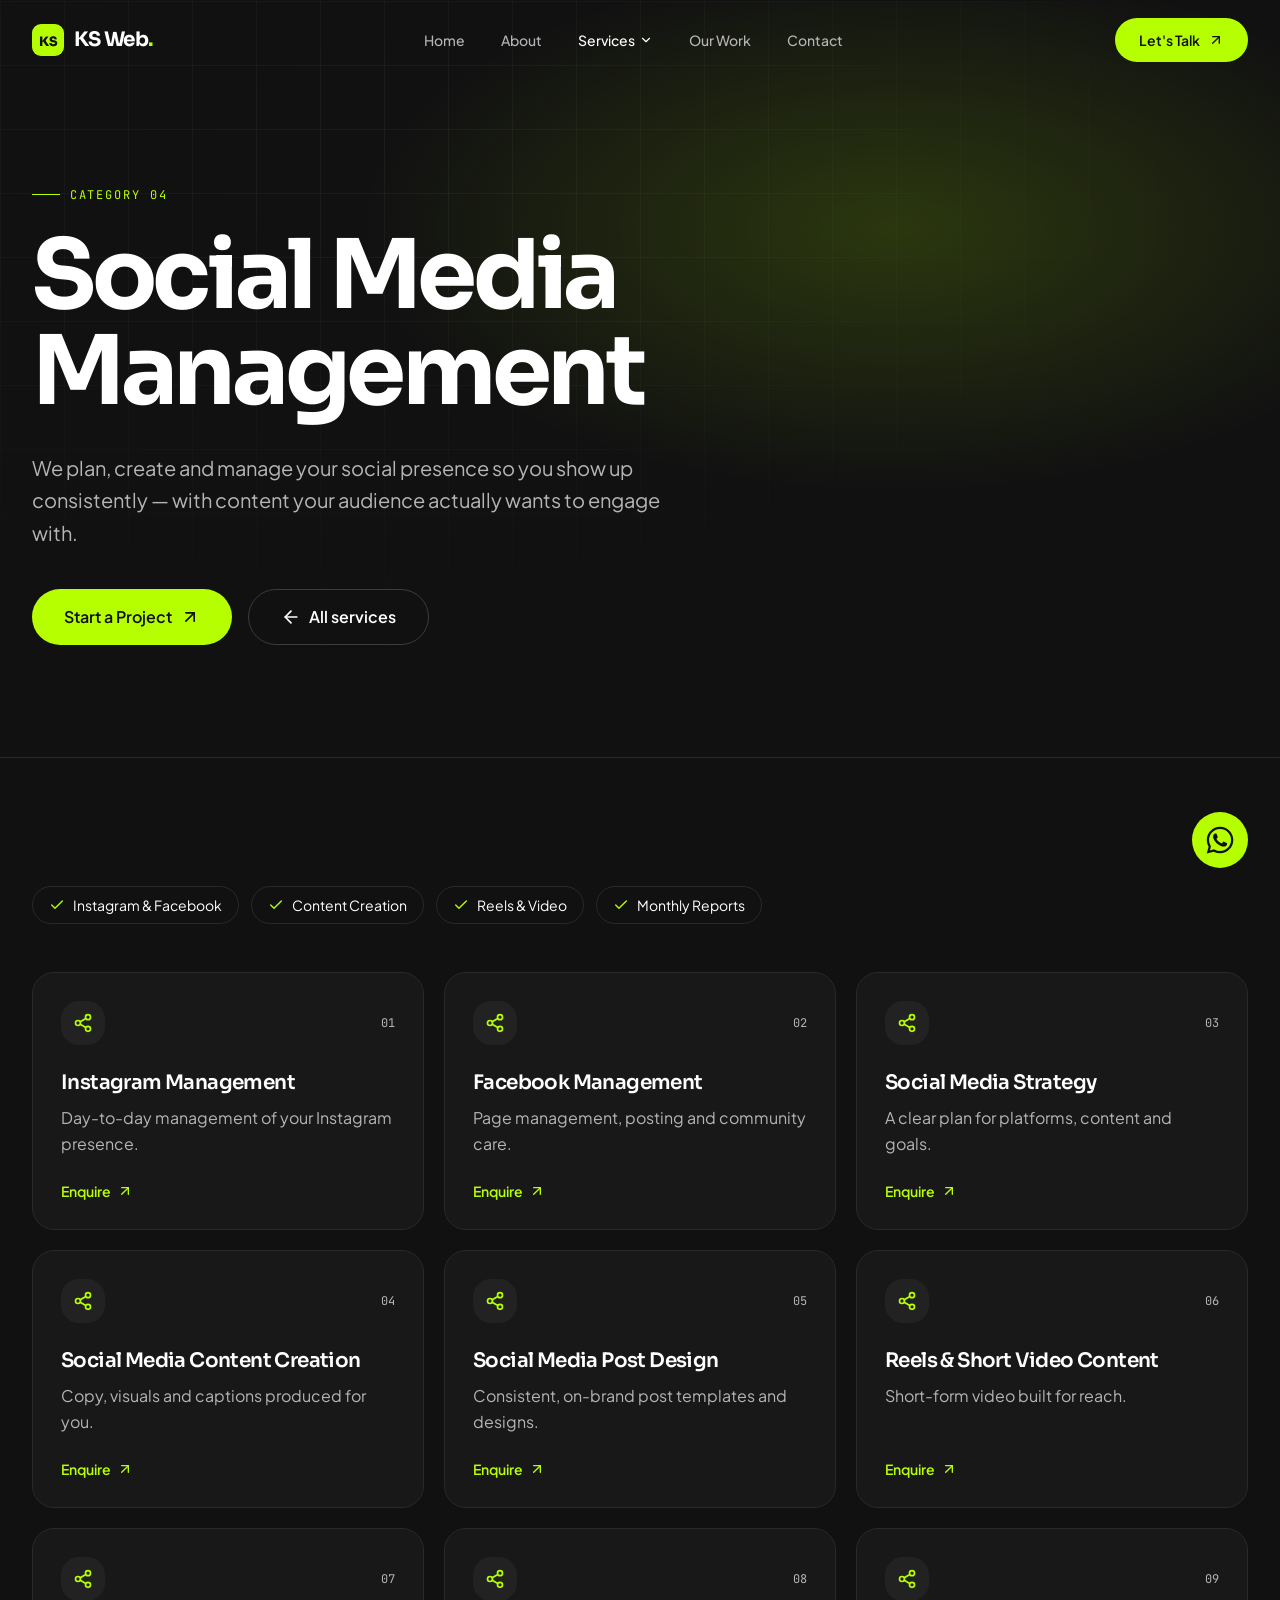
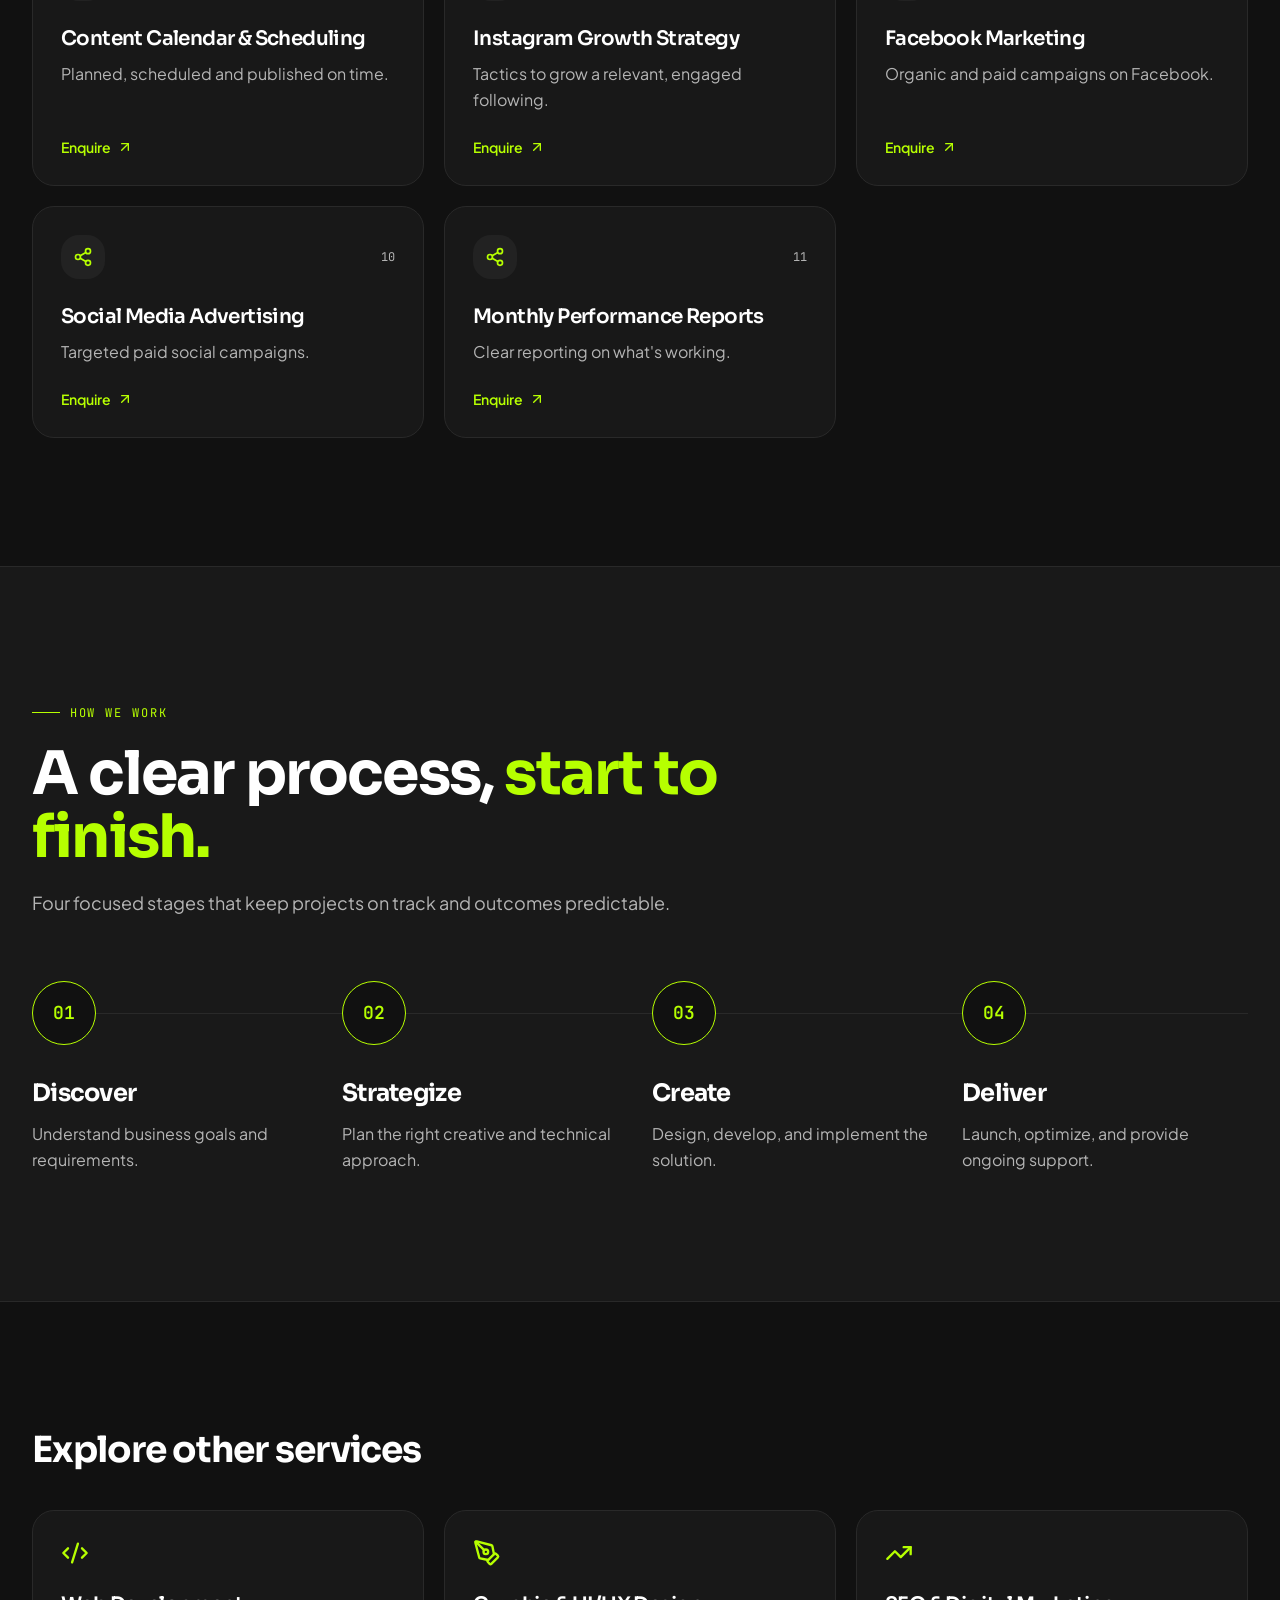
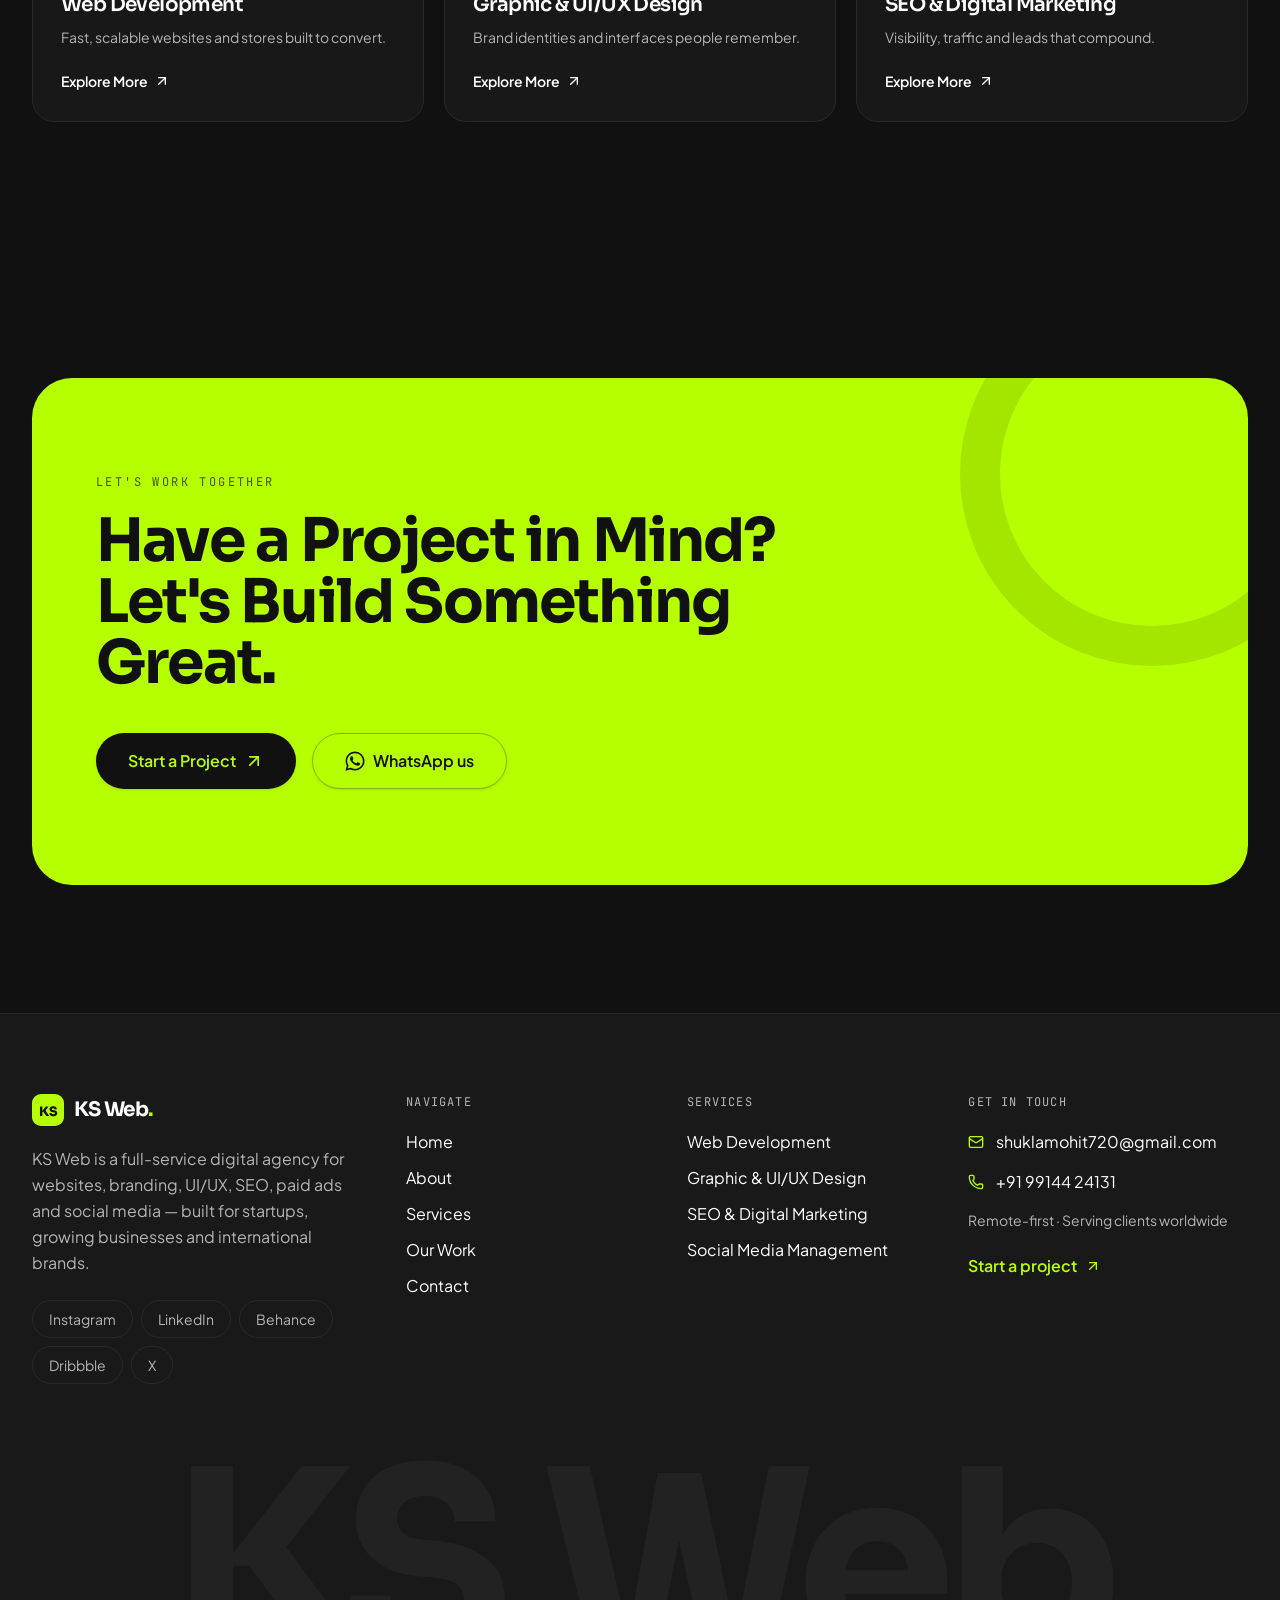
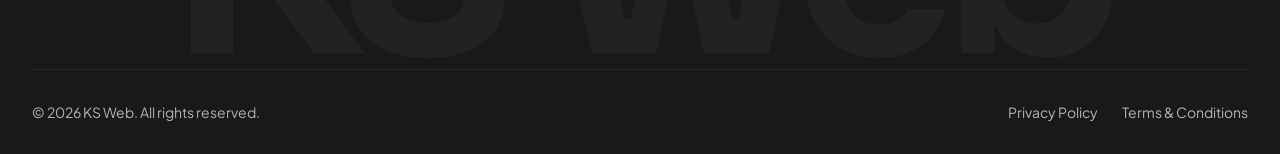
<file: services-social-media.html>
<!DOCTYPE html>
<html lang="en"><head><meta charset="utf-8"/><meta content="width=device-width, initial-scale=1" name="viewport"/><link href="https://fonts.googleapis.com/css2?family=Sora:wght@400;500;600;700;800&amp;family=Plus+Jakarta+Sans:wght@400;500;600;700&amp;family=JetBrains+Mono:wght@400;500&amp;display=swap" rel="stylesheet"/><link href="css/style.css" rel="stylesheet"/><title>Social Media Management Services | KS Web</title><meta content="#111111" name="theme-color"/><meta content="KS Web" name="author"/><meta content="KS Web" property="og:site_name"/><meta content="We plan, create and manage your social presence so you show up consistently — with content your audience actually wants to engage with." name="description"/><meta content="Social Media Management Services | KS Web" property="og:title"/><meta content="We plan, create and manage your social presence so you show up consistently — with content your audience actually wants to engage with." property="og:description"/><meta content="website" property="og:type"/><meta content="summary_large_image" name="twitter:card"/><meta content="Social Media Management Services | KS Web" name="twitter:title"/><meta content="We plan, create and manage your social presence so you show up consistently — with content your audience actually wants to engage with." name="twitter:description"/><link href="https://fonts.googleapis.com" rel="preconnect"/><link crossorigin="anonymous" href="https://fonts.gstatic.com" rel="preconnect"/><link href="images/favicon.png" rel="icon" type="image/png"/><link href="css/extra.css" rel="stylesheet"/><noscript><style>.opacity-0{opacity:1!important}.translate-y-6{transform:none!important}</style></noscript></head><body><a class="sr-only focus:not-sr-only focus:fixed focus:left-4 focus:top-4 focus:z-[60] focus:rounded-full focus:bg-primary focus:px-4 focus:py-2 focus:text-primary-foreground" href="#main">Skip to content</a><header class="sticky top-0 z-50 transition-all duration-300 border-b border-transparent bg-background/0"><div class="container-x flex h-20 items-center justify-between gap-6"><a aria-label="KS Web — home" class="flex items-center gap-2.5" href="index.html"><svg aria-hidden="true" class="size-8" viewbox="0 0 32 32"><rect class="fill-primary" height="32" rx="9" width="32"></rect><text class="fill-primary-foreground" style="font:800 13px Sora, sans-serif;letter-spacing:-0.5px" text-anchor="middle" x="16" y="21.5">KS</text></svg><span class="font-display text-xl font-bold tracking-tight text-foreground">KS Web<span class="text-primary">.</span></span></a><nav aria-label="Primary" class="hidden items-center gap-1 lg:flex"><a class="relative rounded-full px-4 py-2 text-sm font-medium text-muted-foreground transition-colors hover:text-foreground data-[status=active]:text-foreground" href="index.html">Home</a><a class="relative rounded-full px-4 py-2 text-sm font-medium text-muted-foreground transition-colors hover:text-foreground data-[status=active]:text-foreground" href="about.html">About</a><div class="relative"><a aria-current="page" aria-expanded="false" aria-haspopup="true" class="relative rounded-full px-4 py-2 text-sm font-medium text-muted-foreground transition-colors hover:text-foreground data-[status=active]:text-foreground inline-flex items-center gap-1 active" data-status="active" href="services.html">Services<svg aria-hidden="true" class="lucide lucide-chevron-down size-3.5 transition-transform" fill="none" height="24" stroke="currentColor" stroke-linecap="round" stroke-linejoin="round" stroke-width="2" viewbox="0 0 24 24" width="24" xmlns="http://www.w3.org/2000/svg"><path d="m6 9 6 6 6-6"></path></svg></a></div><a class="relative rounded-full px-4 py-2 text-sm font-medium text-muted-foreground transition-colors hover:text-foreground data-[status=active]:text-foreground" href="work.html">Our Work</a><a class="relative rounded-full px-4 py-2 text-sm font-medium text-muted-foreground transition-colors hover:text-foreground data-[status=active]:text-foreground" href="contact.html">Contact</a></nav><div class="flex items-center gap-3"><a class="items-center justify-center gap-2 whitespace-nowrap text-sm cursor-pointer focus-visible:outline-none focus-visible:ring-1 focus-visible:ring-ring disabled:pointer-events-none disabled:opacity-50 disabled:cursor-not-allowed [&amp;_svg]:pointer-events-none [&amp;_svg]:size-4 [&amp;_svg]:shrink-0 rounded-full bg-primary font-semibold text-primary-foreground hover:glow-primary hover:-translate-y-0.5 transition-all duration-300 py-2 hidden h-11 px-6 sm:inline-flex" href="contact.html">Let's Talk <svg aria-hidden="true" class="lucide lucide-arrow-up-right" fill="none" height="24" stroke="currentColor" stroke-linecap="round" stroke-linejoin="round" stroke-width="2" viewbox="0 0 24 24" width="24" xmlns="http://www.w3.org/2000/svg"><path d="M7 7h10v10"></path><path d="M7 17 17 7"></path></svg></a><button aria-expanded="false" aria-haspopup="dialog" aria-label="Open menu" class="grid size-11 place-items-center rounded-full border border-border text-foreground lg:hidden" data-state="closed" type="button"><svg aria-hidden="true" class="lucide lucide-menu size-5" fill="none" height="24" stroke="currentColor" stroke-linecap="round" stroke-linejoin="round" stroke-width="2" viewbox="0 0 24 24" width="24" xmlns="http://www.w3.org/2000/svg"><path d="M4 5h16"></path><path d="M4 12h16"></path><path d="M4 19h16"></path></svg></button></div></div><div class="absolute inset-x-0 top-full hidden origin-top border-b border-border bg-background shadow-card transition-all duration-300 lg:block invisible -translate-y-2 opacity-0"><div class="container-x grid grid-cols-5 gap-4 py-8"><a class="group rounded-2xl border border-border bg-card p-5 transition-colors hover:border-primary/50" href="services-web-development.html"><div class="flex items-center justify-between"><span class="grid size-10 place-items-center rounded-xl bg-surface-raised text-primary"><svg aria-hidden="true" class="lucide lucide-code-xml size-5" fill="none" height="24" stroke="currentColor" stroke-linecap="round" stroke-linejoin="round" stroke-width="2" viewbox="0 0 24 24" width="24" xmlns="http://www.w3.org/2000/svg"><path d="m18 16 4-4-4-4"></path><path d="m6 8-4 4 4 4"></path><path d="m14.5 4-5 16"></path></svg></span><span class="font-mono text-xs text-muted-foreground">01</span></div><h3 class="mt-5 text-base font-semibold text-foreground">Web Development</h3><p class="mt-1.5 text-sm leading-relaxed text-muted-foreground">Fast, scalable websites and stores built to convert.</p><ul class="mt-4 space-y-1.5 text-sm text-muted-foreground"><li class="truncate">— WordPress Website Development</li><li class="truncate">— Custom HTML, CSS &amp; JavaScript</li><li class="truncate">— React.js Development</li><li class="truncate">— Vue.js Development</li></ul><span class="mt-4 inline-flex items-center gap-1.5 text-sm font-semibold text-primary">Explore <svg aria-hidden="true" class="lucide lucide-arrow-right size-4 transition-transform group-hover:translate-x-1" fill="none" height="24" stroke="currentColor" stroke-linecap="round" stroke-linejoin="round" stroke-width="2" viewbox="0 0 24 24" width="24" xmlns="http://www.w3.org/2000/svg"><path d="M5 12h14"></path><path d="m12 5 7 7-7 7"></path></svg></span></a><a class="group rounded-2xl border border-border bg-card p-5 transition-colors hover:border-primary/50" href="services-design.html"><div class="flex items-center justify-between"><span class="grid size-10 place-items-center rounded-xl bg-surface-raised text-primary"><svg aria-hidden="true" class="lucide lucide-pen-tool size-5" fill="none" height="24" stroke="currentColor" stroke-linecap="round" stroke-linejoin="round" stroke-width="2" viewbox="0 0 24 24" width="24" xmlns="http://www.w3.org/2000/svg"><path d="M15.707 21.293a1 1 0 0 1-1.414 0l-1.586-1.586a1 1 0 0 1 0-1.414l5.586-5.586a1 1 0 0 1 1.414 0l1.586 1.586a1 1 0 0 1 0 1.414z"></path><path d="m18 13-1.375-6.874a1 1 0 0 0-.746-.776L3.235 2.028a1 1 0 0 0-1.207 1.207L5.35 15.879a1 1 0 0 0 .776.746L13 18"></path><path d="m2.3 2.3 7.286 7.286"></path><circle cx="11" cy="11" r="2"></circle></svg></span><span class="font-mono text-xs text-muted-foreground">02</span></div><h3 class="mt-5 text-base font-semibold text-foreground">Graphic &amp; UI/UX Design</h3><p class="mt-1.5 text-sm leading-relaxed text-muted-foreground">Brand identities and interfaces people remember.</p><ul class="mt-4 space-y-1.5 text-sm text-muted-foreground"><li class="truncate">— Logo Design</li><li class="truncate">— Brand Identity &amp; Guidelines</li><li class="truncate">— Business Card Design</li><li class="truncate">— Brochure &amp; Flyer Design</li></ul><span class="mt-4 inline-flex items-center gap-1.5 text-sm font-semibold text-primary">Explore <svg aria-hidden="true" class="lucide lucide-arrow-right size-4 transition-transform group-hover:translate-x-1" fill="none" height="24" stroke="currentColor" stroke-linecap="round" stroke-linejoin="round" stroke-width="2" viewbox="0 0 24 24" width="24" xmlns="http://www.w3.org/2000/svg"><path d="M5 12h14"></path><path d="m12 5 7 7-7 7"></path></svg></span></a><a class="group rounded-2xl border border-border bg-card p-5 transition-colors hover:border-primary/50" href="services-seo-digital-marketing.html"><div class="flex items-center justify-between"><span class="grid size-10 place-items-center rounded-xl bg-surface-raised text-primary"><svg aria-hidden="true" class="lucide lucide-trending-up size-5" fill="none" height="24" stroke="currentColor" stroke-linecap="round" stroke-linejoin="round" stroke-width="2" viewbox="0 0 24 24" width="24" xmlns="http://www.w3.org/2000/svg"><path d="M16 7h6v6"></path><path d="m22 7-8.5 8.5-5-5L2 17"></path></svg></span><span class="font-mono text-xs text-muted-foreground">03</span></div><h3 class="mt-5 text-base font-semibold text-foreground">SEO &amp; Digital Marketing</h3><p class="mt-1.5 text-sm leading-relaxed text-muted-foreground">Visibility, traffic and leads that compound.</p><ul class="mt-4 space-y-1.5 text-sm text-muted-foreground"><li class="truncate">— Website SEO Services</li><li class="truncate">— Technical SEO</li><li class="truncate">— On-Page SEO</li><li class="truncate">— Off-Page SEO</li></ul><span class="mt-4 inline-flex items-center gap-1.5 text-sm font-semibold text-primary">Explore <svg aria-hidden="true" class="lucide lucide-arrow-right size-4 transition-transform group-hover:translate-x-1" fill="none" height="24" stroke="currentColor" stroke-linecap="round" stroke-linejoin="round" stroke-width="2" viewbox="0 0 24 24" width="24" xmlns="http://www.w3.org/2000/svg"><path d="M5 12h14"></path><path d="m12 5 7 7-7 7"></path></svg></span></a><a aria-current="page" class="group rounded-2xl border border-border bg-card p-5 transition-colors hover:border-primary/50 active" data-status="active" href="services-social-media.html"><div class="flex items-center justify-between"><span class="grid size-10 place-items-center rounded-xl bg-surface-raised text-primary"><svg aria-hidden="true" class="lucide lucide-share2 lucide-share-2 size-5" fill="none" height="24" stroke="currentColor" stroke-linecap="round" stroke-linejoin="round" stroke-width="2" viewbox="0 0 24 24" width="24" xmlns="http://www.w3.org/2000/svg"><circle cx="18" cy="5" r="3"></circle><circle cx="6" cy="12" r="3"></circle><circle cx="18" cy="19" r="3"></circle><line x1="8.59" x2="15.42" y1="13.51" y2="17.49"></line><line x1="15.41" x2="8.59" y1="6.51" y2="10.49"></line></svg></span><span class="font-mono text-xs text-muted-foreground">04</span></div><h3 class="mt-5 text-base font-semibold text-foreground">Social Media Management</h3><p class="mt-1.5 text-sm leading-relaxed text-muted-foreground">Consistent, on-brand content that builds community.</p><ul class="mt-4 space-y-1.5 text-sm text-muted-foreground"><li class="truncate">— Instagram Management</li><li class="truncate">— Facebook Management</li><li class="truncate">— Social Media Strategy</li><li class="truncate">— Social Media Content Creation</li></ul><span class="mt-4 inline-flex items-center gap-1.5 text-sm font-semibold text-primary">Explore <svg aria-hidden="true" class="lucide lucide-arrow-right size-4 transition-transform group-hover:translate-x-1" fill="none" height="24" stroke="currentColor" stroke-linecap="round" stroke-linejoin="round" stroke-width="2" viewbox="0 0 24 24" width="24" xmlns="http://www.w3.org/2000/svg"><path d="M5 12h14"></path><path d="m12 5 7 7-7 7"></path></svg></span></a><div class="flex flex-col justify-between rounded-2xl bg-primary p-6 text-primary-foreground"><div><p class="font-mono text-xs uppercase tracking-widest opacity-70">Start a project</p><p class="mt-3 font-display text-xl font-bold leading-snug">Not sure what you need? Let's figure it out together.</p></div><a class="mt-6 inline-flex items-center gap-2 text-sm font-semibold underline-offset-4 hover:underline" href="contact.html">Book a free consultation <svg aria-hidden="true" class="lucide lucide-arrow-up-right size-4" fill="none" height="24" stroke="currentColor" stroke-linecap="round" stroke-linejoin="round" stroke-width="2" viewbox="0 0 24 24" width="24" xmlns="http://www.w3.org/2000/svg"><path d="M7 7h10v10"></path><path d="M7 17 17 7"></path></svg></a></div></div></div></header><main id="main"><section class="relative -mt-20 overflow-hidden border-b border-border pt-20"><div aria-hidden="true" class="absolute inset-0 bg-grid [mask-image:radial-gradient(70%_70%_at_30%_20%,black,transparent)]"></div><div aria-hidden="true" class="absolute inset-0 radial-fade"></div><div class="container-x relative pb-20 pt-16 lg:pb-28 lg:pt-24"><span class="eyebrow animate-fade-up">Category 04</span><h1 class="text-display mt-6 max-w-5xl animate-fade-up text-5xl text-foreground [animation-delay:80ms] md:text-7xl lg:text-8xl">Social Media Management</h1><p class="mt-8 max-w-2xl animate-fade-up text-lg leading-relaxed text-muted-foreground [animation-delay:160ms] md:text-xl">We plan, create and manage your social presence so you show up consistently — with content your audience actually wants to engage with.</p><div class="mt-10 animate-fade-up [animation-delay:240ms]"><div class="flex flex-wrap gap-4"><a class="inline-flex items-center justify-center gap-2 whitespace-nowrap cursor-pointer focus-visible:outline-none focus-visible:ring-1 focus-visible:ring-ring disabled:pointer-events-none disabled:opacity-50 disabled:cursor-not-allowed [&amp;_svg]:pointer-events-none [&amp;_svg]:shrink-0 rounded-full bg-primary font-semibold text-primary-foreground hover:glow-primary hover:-translate-y-0.5 transition-all duration-300 h-14 px-8 text-base [&amp;_svg]:size-5" href="contact.html">Start a Project <svg aria-hidden="true" class="lucide lucide-arrow-up-right" fill="none" height="24" stroke="currentColor" stroke-linecap="round" stroke-linejoin="round" stroke-width="2" viewbox="0 0 24 24" width="24" xmlns="http://www.w3.org/2000/svg"><path d="M7 7h10v10"></path><path d="M7 17 17 7"></path></svg></a><a aria-current="page" class="inline-flex items-center justify-center gap-2 whitespace-nowrap cursor-pointer focus-visible:outline-none focus-visible:ring-1 focus-visible:ring-ring disabled:pointer-events-none disabled:opacity-50 disabled:cursor-not-allowed [&amp;_svg]:pointer-events-none [&amp;_svg]:shrink-0 rounded-full border border-border-strong bg-transparent font-semibold text-foreground hover:border-primary hover:text-primary transition-all duration-300 h-14 px-8 text-base [&amp;_svg]:size-5 active" data-status="active" href="services.html"><svg aria-hidden="true" class="lucide lucide-arrow-left" fill="none" height="24" stroke="currentColor" stroke-linecap="round" stroke-linejoin="round" stroke-width="2" viewbox="0 0 24 24" width="24" xmlns="http://www.w3.org/2000/svg"><path d="m12 19-7-7 7-7"></path><path d="M19 12H5"></path></svg> All services</a></div></div></div></section><section class="section-y"><div class="container-x"><div class="flex flex-wrap gap-3"><span class="inline-flex items-center gap-2 rounded-full border border-border px-4 py-2 text-sm text-foreground"><svg aria-hidden="true" class="lucide lucide-check size-4 text-primary" fill="none" height="24" stroke="currentColor" stroke-linecap="round" stroke-linejoin="round" stroke-width="2" viewbox="0 0 24 24" width="24" xmlns="http://www.w3.org/2000/svg"><path d="M20 6 9 17l-5-5"></path></svg> Instagram &amp; Facebook</span><span class="inline-flex items-center gap-2 rounded-full border border-border px-4 py-2 text-sm text-foreground"><svg aria-hidden="true" class="lucide lucide-check size-4 text-primary" fill="none" height="24" stroke="currentColor" stroke-linecap="round" stroke-linejoin="round" stroke-width="2" viewbox="0 0 24 24" width="24" xmlns="http://www.w3.org/2000/svg"><path d="M20 6 9 17l-5-5"></path></svg> Content Creation</span><span class="inline-flex items-center gap-2 rounded-full border border-border px-4 py-2 text-sm text-foreground"><svg aria-hidden="true" class="lucide lucide-check size-4 text-primary" fill="none" height="24" stroke="currentColor" stroke-linecap="round" stroke-linejoin="round" stroke-width="2" viewbox="0 0 24 24" width="24" xmlns="http://www.w3.org/2000/svg"><path d="M20 6 9 17l-5-5"></path></svg> Reels &amp; Video</span><span class="inline-flex items-center gap-2 rounded-full border border-border px-4 py-2 text-sm text-foreground"><svg aria-hidden="true" class="lucide lucide-check size-4 text-primary" fill="none" height="24" stroke="currentColor" stroke-linecap="round" stroke-linejoin="round" stroke-width="2" viewbox="0 0 24 24" width="24" xmlns="http://www.w3.org/2000/svg"><path d="M20 6 9 17l-5-5"></path></svg> Monthly Reports</span></div><ul class="mt-12 grid gap-5 sm:grid-cols-2 lg:grid-cols-3"><li class="transition-all duration-700 ease-out translate-y-6 opacity-0" style="transition-delay:0ms"><div class="card-premium group flex h-full flex-col p-7"><div class="flex items-center justify-between"><span class="grid size-11 place-items-center rounded-xl bg-surface-raised text-primary"><svg aria-hidden="true" class="lucide lucide-share2 lucide-share-2 size-5" fill="none" height="24" stroke="currentColor" stroke-linecap="round" stroke-linejoin="round" stroke-width="2" viewbox="0 0 24 24" width="24" xmlns="http://www.w3.org/2000/svg"><circle cx="18" cy="5" r="3"></circle><circle cx="6" cy="12" r="3"></circle><circle cx="18" cy="19" r="3"></circle><line x1="8.59" x2="15.42" y1="13.51" y2="17.49"></line><line x1="15.41" x2="8.59" y1="6.51" y2="10.49"></line></svg></span><span class="font-mono text-xs text-muted-foreground">01</span></div><h2 class="mt-6 text-xl font-semibold">Instagram Management</h2><p class="mt-2 flex-1 leading-relaxed text-muted-foreground">Day-to-day management of your Instagram presence.</p><a class="mt-6 inline-flex items-center gap-1.5 text-sm font-semibold text-primary" href="contact.html">Enquire <svg aria-hidden="true" class="lucide lucide-arrow-up-right size-4" fill="none" height="24" stroke="currentColor" stroke-linecap="round" stroke-linejoin="round" stroke-width="2" viewbox="0 0 24 24" width="24" xmlns="http://www.w3.org/2000/svg"><path d="M7 7h10v10"></path><path d="M7 17 17 7"></path></svg></a></div></li><li class="transition-all duration-700 ease-out translate-y-6 opacity-0" style="transition-delay:70ms"><div class="card-premium group flex h-full flex-col p-7"><div class="flex items-center justify-between"><span class="grid size-11 place-items-center rounded-xl bg-surface-raised text-primary"><svg aria-hidden="true" class="lucide lucide-share2 lucide-share-2 size-5" fill="none" height="24" stroke="currentColor" stroke-linecap="round" stroke-linejoin="round" stroke-width="2" viewbox="0 0 24 24" width="24" xmlns="http://www.w3.org/2000/svg"><circle cx="18" cy="5" r="3"></circle><circle cx="6" cy="12" r="3"></circle><circle cx="18" cy="19" r="3"></circle><line x1="8.59" x2="15.42" y1="13.51" y2="17.49"></line><line x1="15.41" x2="8.59" y1="6.51" y2="10.49"></line></svg></span><span class="font-mono text-xs text-muted-foreground">02</span></div><h2 class="mt-6 text-xl font-semibold">Facebook Management</h2><p class="mt-2 flex-1 leading-relaxed text-muted-foreground">Page management, posting and community care.</p><a class="mt-6 inline-flex items-center gap-1.5 text-sm font-semibold text-primary" href="contact.html">Enquire <svg aria-hidden="true" class="lucide lucide-arrow-up-right size-4" fill="none" height="24" stroke="currentColor" stroke-linecap="round" stroke-linejoin="round" stroke-width="2" viewbox="0 0 24 24" width="24" xmlns="http://www.w3.org/2000/svg"><path d="M7 7h10v10"></path><path d="M7 17 17 7"></path></svg></a></div></li><li class="transition-all duration-700 ease-out translate-y-6 opacity-0" style="transition-delay:140ms"><div class="card-premium group flex h-full flex-col p-7"><div class="flex items-center justify-between"><span class="grid size-11 place-items-center rounded-xl bg-surface-raised text-primary"><svg aria-hidden="true" class="lucide lucide-share2 lucide-share-2 size-5" fill="none" height="24" stroke="currentColor" stroke-linecap="round" stroke-linejoin="round" stroke-width="2" viewbox="0 0 24 24" width="24" xmlns="http://www.w3.org/2000/svg"><circle cx="18" cy="5" r="3"></circle><circle cx="6" cy="12" r="3"></circle><circle cx="18" cy="19" r="3"></circle><line x1="8.59" x2="15.42" y1="13.51" y2="17.49"></line><line x1="15.41" x2="8.59" y1="6.51" y2="10.49"></line></svg></span><span class="font-mono text-xs text-muted-foreground">03</span></div><h2 class="mt-6 text-xl font-semibold">Social Media Strategy</h2><p class="mt-2 flex-1 leading-relaxed text-muted-foreground">A clear plan for platforms, content and goals.</p><a class="mt-6 inline-flex items-center gap-1.5 text-sm font-semibold text-primary" href="contact.html">Enquire <svg aria-hidden="true" class="lucide lucide-arrow-up-right size-4" fill="none" height="24" stroke="currentColor" stroke-linecap="round" stroke-linejoin="round" stroke-width="2" viewbox="0 0 24 24" width="24" xmlns="http://www.w3.org/2000/svg"><path d="M7 7h10v10"></path><path d="M7 17 17 7"></path></svg></a></div></li><li class="transition-all duration-700 ease-out translate-y-6 opacity-0" style="transition-delay:0ms"><div class="card-premium group flex h-full flex-col p-7"><div class="flex items-center justify-between"><span class="grid size-11 place-items-center rounded-xl bg-surface-raised text-primary"><svg aria-hidden="true" class="lucide lucide-share2 lucide-share-2 size-5" fill="none" height="24" stroke="currentColor" stroke-linecap="round" stroke-linejoin="round" stroke-width="2" viewbox="0 0 24 24" width="24" xmlns="http://www.w3.org/2000/svg"><circle cx="18" cy="5" r="3"></circle><circle cx="6" cy="12" r="3"></circle><circle cx="18" cy="19" r="3"></circle><line x1="8.59" x2="15.42" y1="13.51" y2="17.49"></line><line x1="15.41" x2="8.59" y1="6.51" y2="10.49"></line></svg></span><span class="font-mono text-xs text-muted-foreground">04</span></div><h2 class="mt-6 text-xl font-semibold">Social Media Content Creation</h2><p class="mt-2 flex-1 leading-relaxed text-muted-foreground">Copy, visuals and captions produced for you.</p><a class="mt-6 inline-flex items-center gap-1.5 text-sm font-semibold text-primary" href="contact.html">Enquire <svg aria-hidden="true" class="lucide lucide-arrow-up-right size-4" fill="none" height="24" stroke="currentColor" stroke-linecap="round" stroke-linejoin="round" stroke-width="2" viewbox="0 0 24 24" width="24" xmlns="http://www.w3.org/2000/svg"><path d="M7 7h10v10"></path><path d="M7 17 17 7"></path></svg></a></div></li><li class="transition-all duration-700 ease-out translate-y-6 opacity-0" style="transition-delay:70ms"><div class="card-premium group flex h-full flex-col p-7"><div class="flex items-center justify-between"><span class="grid size-11 place-items-center rounded-xl bg-surface-raised text-primary"><svg aria-hidden="true" class="lucide lucide-share2 lucide-share-2 size-5" fill="none" height="24" stroke="currentColor" stroke-linecap="round" stroke-linejoin="round" stroke-width="2" viewbox="0 0 24 24" width="24" xmlns="http://www.w3.org/2000/svg"><circle cx="18" cy="5" r="3"></circle><circle cx="6" cy="12" r="3"></circle><circle cx="18" cy="19" r="3"></circle><line x1="8.59" x2="15.42" y1="13.51" y2="17.49"></line><line x1="15.41" x2="8.59" y1="6.51" y2="10.49"></line></svg></span><span class="font-mono text-xs text-muted-foreground">05</span></div><h2 class="mt-6 text-xl font-semibold">Social Media Post Design</h2><p class="mt-2 flex-1 leading-relaxed text-muted-foreground">Consistent, on-brand post templates and designs.</p><a class="mt-6 inline-flex items-center gap-1.5 text-sm font-semibold text-primary" href="contact.html">Enquire <svg aria-hidden="true" class="lucide lucide-arrow-up-right size-4" fill="none" height="24" stroke="currentColor" stroke-linecap="round" stroke-linejoin="round" stroke-width="2" viewbox="0 0 24 24" width="24" xmlns="http://www.w3.org/2000/svg"><path d="M7 7h10v10"></path><path d="M7 17 17 7"></path></svg></a></div></li><li class="transition-all duration-700 ease-out translate-y-6 opacity-0" style="transition-delay:140ms"><div class="card-premium group flex h-full flex-col p-7"><div class="flex items-center justify-between"><span class="grid size-11 place-items-center rounded-xl bg-surface-raised text-primary"><svg aria-hidden="true" class="lucide lucide-share2 lucide-share-2 size-5" fill="none" height="24" stroke="currentColor" stroke-linecap="round" stroke-linejoin="round" stroke-width="2" viewbox="0 0 24 24" width="24" xmlns="http://www.w3.org/2000/svg"><circle cx="18" cy="5" r="3"></circle><circle cx="6" cy="12" r="3"></circle><circle cx="18" cy="19" r="3"></circle><line x1="8.59" x2="15.42" y1="13.51" y2="17.49"></line><line x1="15.41" x2="8.59" y1="6.51" y2="10.49"></line></svg></span><span class="font-mono text-xs text-muted-foreground">06</span></div><h2 class="mt-6 text-xl font-semibold">Reels &amp; Short Video Content</h2><p class="mt-2 flex-1 leading-relaxed text-muted-foreground">Short-form video built for reach.</p><a class="mt-6 inline-flex items-center gap-1.5 text-sm font-semibold text-primary" href="contact.html">Enquire <svg aria-hidden="true" class="lucide lucide-arrow-up-right size-4" fill="none" height="24" stroke="currentColor" stroke-linecap="round" stroke-linejoin="round" stroke-width="2" viewbox="0 0 24 24" width="24" xmlns="http://www.w3.org/2000/svg"><path d="M7 7h10v10"></path><path d="M7 17 17 7"></path></svg></a></div></li><li class="transition-all duration-700 ease-out translate-y-6 opacity-0" style="transition-delay:0ms"><div class="card-premium group flex h-full flex-col p-7"><div class="flex items-center justify-between"><span class="grid size-11 place-items-center rounded-xl bg-surface-raised text-primary"><svg aria-hidden="true" class="lucide lucide-share2 lucide-share-2 size-5" fill="none" height="24" stroke="currentColor" stroke-linecap="round" stroke-linejoin="round" stroke-width="2" viewbox="0 0 24 24" width="24" xmlns="http://www.w3.org/2000/svg"><circle cx="18" cy="5" r="3"></circle><circle cx="6" cy="12" r="3"></circle><circle cx="18" cy="19" r="3"></circle><line x1="8.59" x2="15.42" y1="13.51" y2="17.49"></line><line x1="15.41" x2="8.59" y1="6.51" y2="10.49"></line></svg></span><span class="font-mono text-xs text-muted-foreground">07</span></div><h2 class="mt-6 text-xl font-semibold">Content Calendar &amp; Scheduling</h2><p class="mt-2 flex-1 leading-relaxed text-muted-foreground">Planned, scheduled and published on time.</p><a class="mt-6 inline-flex items-center gap-1.5 text-sm font-semibold text-primary" href="contact.html">Enquire <svg aria-hidden="true" class="lucide lucide-arrow-up-right size-4" fill="none" height="24" stroke="currentColor" stroke-linecap="round" stroke-linejoin="round" stroke-width="2" viewbox="0 0 24 24" width="24" xmlns="http://www.w3.org/2000/svg"><path d="M7 7h10v10"></path><path d="M7 17 17 7"></path></svg></a></div></li><li class="transition-all duration-700 ease-out translate-y-6 opacity-0" style="transition-delay:70ms"><div class="card-premium group flex h-full flex-col p-7"><div class="flex items-center justify-between"><span class="grid size-11 place-items-center rounded-xl bg-surface-raised text-primary"><svg aria-hidden="true" class="lucide lucide-share2 lucide-share-2 size-5" fill="none" height="24" stroke="currentColor" stroke-linecap="round" stroke-linejoin="round" stroke-width="2" viewbox="0 0 24 24" width="24" xmlns="http://www.w3.org/2000/svg"><circle cx="18" cy="5" r="3"></circle><circle cx="6" cy="12" r="3"></circle><circle cx="18" cy="19" r="3"></circle><line x1="8.59" x2="15.42" y1="13.51" y2="17.49"></line><line x1="15.41" x2="8.59" y1="6.51" y2="10.49"></line></svg></span><span class="font-mono text-xs text-muted-foreground">08</span></div><h2 class="mt-6 text-xl font-semibold">Instagram Growth Strategy</h2><p class="mt-2 flex-1 leading-relaxed text-muted-foreground">Tactics to grow a relevant, engaged following.</p><a class="mt-6 inline-flex items-center gap-1.5 text-sm font-semibold text-primary" href="contact.html">Enquire <svg aria-hidden="true" class="lucide lucide-arrow-up-right size-4" fill="none" height="24" stroke="currentColor" stroke-linecap="round" stroke-linejoin="round" stroke-width="2" viewbox="0 0 24 24" width="24" xmlns="http://www.w3.org/2000/svg"><path d="M7 7h10v10"></path><path d="M7 17 17 7"></path></svg></a></div></li><li class="transition-all duration-700 ease-out translate-y-6 opacity-0" style="transition-delay:140ms"><div class="card-premium group flex h-full flex-col p-7"><div class="flex items-center justify-between"><span class="grid size-11 place-items-center rounded-xl bg-surface-raised text-primary"><svg aria-hidden="true" class="lucide lucide-share2 lucide-share-2 size-5" fill="none" height="24" stroke="currentColor" stroke-linecap="round" stroke-linejoin="round" stroke-width="2" viewbox="0 0 24 24" width="24" xmlns="http://www.w3.org/2000/svg"><circle cx="18" cy="5" r="3"></circle><circle cx="6" cy="12" r="3"></circle><circle cx="18" cy="19" r="3"></circle><line x1="8.59" x2="15.42" y1="13.51" y2="17.49"></line><line x1="15.41" x2="8.59" y1="6.51" y2="10.49"></line></svg></span><span class="font-mono text-xs text-muted-foreground">09</span></div><h2 class="mt-6 text-xl font-semibold">Facebook Marketing</h2><p class="mt-2 flex-1 leading-relaxed text-muted-foreground">Organic and paid campaigns on Facebook.</p><a class="mt-6 inline-flex items-center gap-1.5 text-sm font-semibold text-primary" href="contact.html">Enquire <svg aria-hidden="true" class="lucide lucide-arrow-up-right size-4" fill="none" height="24" stroke="currentColor" stroke-linecap="round" stroke-linejoin="round" stroke-width="2" viewbox="0 0 24 24" width="24" xmlns="http://www.w3.org/2000/svg"><path d="M7 7h10v10"></path><path d="M7 17 17 7"></path></svg></a></div></li><li class="transition-all duration-700 ease-out translate-y-6 opacity-0" style="transition-delay:0ms"><div class="card-premium group flex h-full flex-col p-7"><div class="flex items-center justify-between"><span class="grid size-11 place-items-center rounded-xl bg-surface-raised text-primary"><svg aria-hidden="true" class="lucide lucide-share2 lucide-share-2 size-5" fill="none" height="24" stroke="currentColor" stroke-linecap="round" stroke-linejoin="round" stroke-width="2" viewbox="0 0 24 24" width="24" xmlns="http://www.w3.org/2000/svg"><circle cx="18" cy="5" r="3"></circle><circle cx="6" cy="12" r="3"></circle><circle cx="18" cy="19" r="3"></circle><line x1="8.59" x2="15.42" y1="13.51" y2="17.49"></line><line x1="15.41" x2="8.59" y1="6.51" y2="10.49"></line></svg></span><span class="font-mono text-xs text-muted-foreground">10</span></div><h2 class="mt-6 text-xl font-semibold">Social Media Advertising</h2><p class="mt-2 flex-1 leading-relaxed text-muted-foreground">Targeted paid social campaigns.</p><a class="mt-6 inline-flex items-center gap-1.5 text-sm font-semibold text-primary" href="contact.html">Enquire <svg aria-hidden="true" class="lucide lucide-arrow-up-right size-4" fill="none" height="24" stroke="currentColor" stroke-linecap="round" stroke-linejoin="round" stroke-width="2" viewbox="0 0 24 24" width="24" xmlns="http://www.w3.org/2000/svg"><path d="M7 7h10v10"></path><path d="M7 17 17 7"></path></svg></a></div></li><li class="transition-all duration-700 ease-out translate-y-6 opacity-0" style="transition-delay:70ms"><div class="card-premium group flex h-full flex-col p-7"><div class="flex items-center justify-between"><span class="grid size-11 place-items-center rounded-xl bg-surface-raised text-primary"><svg aria-hidden="true" class="lucide lucide-share2 lucide-share-2 size-5" fill="none" height="24" stroke="currentColor" stroke-linecap="round" stroke-linejoin="round" stroke-width="2" viewbox="0 0 24 24" width="24" xmlns="http://www.w3.org/2000/svg"><circle cx="18" cy="5" r="3"></circle><circle cx="6" cy="12" r="3"></circle><circle cx="18" cy="19" r="3"></circle><line x1="8.59" x2="15.42" y1="13.51" y2="17.49"></line><line x1="15.41" x2="8.59" y1="6.51" y2="10.49"></line></svg></span><span class="font-mono text-xs text-muted-foreground">11</span></div><h2 class="mt-6 text-xl font-semibold">Monthly Performance Reports</h2><p class="mt-2 flex-1 leading-relaxed text-muted-foreground">Clear reporting on what's working.</p><a class="mt-6 inline-flex items-center gap-1.5 text-sm font-semibold text-primary" href="contact.html">Enquire <svg aria-hidden="true" class="lucide lucide-arrow-up-right size-4" fill="none" height="24" stroke="currentColor" stroke-linecap="round" stroke-linejoin="round" stroke-width="2" viewbox="0 0 24 24" width="24" xmlns="http://www.w3.org/2000/svg"><path d="M7 7h10v10"></path><path d="M7 17 17 7"></path></svg></a></div></li></ul></div></section><section class="section-y border-y border-border bg-surface"><div class="container-x"><div class="flex flex-col gap-6 md:flex-row md:items-end md:justify-between"><div class="max-w-3xl"><span class="eyebrow">How we work</span><h2 class="mt-5 text-4xl font-bold leading-[1.05] text-foreground md:text-5xl lg:text-6xl">A clear process, <span class="text-accent-mark">start to finish.</span></h2><p class="mt-5 max-w-2xl text-lg leading-relaxed text-muted-foreground">Four focused stages that keep projects on track and outcomes predictable.</p></div></div><ol class="relative mt-16 grid gap-6 md:grid-cols-2 lg:grid-cols-4"><span aria-hidden="true" class="absolute left-0 right-0 top-8 hidden h-px bg-border lg:block"></span><li class="transition-all duration-700 ease-out translate-y-6 opacity-0 relative" style="transition-delay:0ms"><span class="relative z-10 grid size-16 place-items-center rounded-full border border-primary bg-background font-mono text-lg font-semibold text-primary">01</span><h3 class="mt-8 text-2xl font-bold">Discover</h3><p class="mt-3 leading-relaxed text-muted-foreground">Understand business goals and requirements.</p></li><li class="transition-all duration-700 ease-out translate-y-6 opacity-0 relative" style="transition-delay:100ms"><span class="relative z-10 grid size-16 place-items-center rounded-full border border-primary bg-background font-mono text-lg font-semibold text-primary">02</span><h3 class="mt-8 text-2xl font-bold">Strategize</h3><p class="mt-3 leading-relaxed text-muted-foreground">Plan the right creative and technical approach.</p></li><li class="transition-all duration-700 ease-out translate-y-6 opacity-0 relative" style="transition-delay:200ms"><span class="relative z-10 grid size-16 place-items-center rounded-full border border-primary bg-background font-mono text-lg font-semibold text-primary">03</span><h3 class="mt-8 text-2xl font-bold">Create</h3><p class="mt-3 leading-relaxed text-muted-foreground">Design, develop, and implement the solution.</p></li><li class="transition-all duration-700 ease-out translate-y-6 opacity-0 relative" style="transition-delay:300ms"><span class="relative z-10 grid size-16 place-items-center rounded-full border border-primary bg-background font-mono text-lg font-semibold text-primary">04</span><h3 class="mt-8 text-2xl font-bold">Deliver</h3><p class="mt-3 leading-relaxed text-muted-foreground">Launch, optimize, and provide ongoing support.</p></li></ol></div></section><section class="section-y"><div class="container-x"><h2 class="text-3xl font-bold md:text-4xl">Explore other services</h2><div class="mt-10 grid gap-5 md:grid-cols-3"><a class="card-premium group p-7" href="services-web-development.html"><svg aria-hidden="true" class="lucide lucide-code-xml size-7 text-primary" fill="none" height="24" stroke="currentColor" stroke-linecap="round" stroke-linejoin="round" stroke-width="2" viewbox="0 0 24 24" width="24" xmlns="http://www.w3.org/2000/svg"><path d="m18 16 4-4-4-4"></path><path d="m6 8-4 4 4 4"></path><path d="m14.5 4-5 16"></path></svg><h3 class="mt-6 text-xl font-semibold">Web Development</h3><p class="mt-2 text-sm text-muted-foreground">Fast, scalable websites and stores built to convert.</p><span class="mt-6 inline-flex items-center gap-1.5 text-sm font-semibold group-hover:text-primary">Explore More <svg aria-hidden="true" class="lucide lucide-arrow-up-right size-4" fill="none" height="24" stroke="currentColor" stroke-linecap="round" stroke-linejoin="round" stroke-width="2" viewbox="0 0 24 24" width="24" xmlns="http://www.w3.org/2000/svg"><path d="M7 7h10v10"></path><path d="M7 17 17 7"></path></svg></span></a><a class="card-premium group p-7" href="services-design.html"><svg aria-hidden="true" class="lucide lucide-pen-tool size-7 text-primary" fill="none" height="24" stroke="currentColor" stroke-linecap="round" stroke-linejoin="round" stroke-width="2" viewbox="0 0 24 24" width="24" xmlns="http://www.w3.org/2000/svg"><path d="M15.707 21.293a1 1 0 0 1-1.414 0l-1.586-1.586a1 1 0 0 1 0-1.414l5.586-5.586a1 1 0 0 1 1.414 0l1.586 1.586a1 1 0 0 1 0 1.414z"></path><path d="m18 13-1.375-6.874a1 1 0 0 0-.746-.776L3.235 2.028a1 1 0 0 0-1.207 1.207L5.35 15.879a1 1 0 0 0 .776.746L13 18"></path><path d="m2.3 2.3 7.286 7.286"></path><circle cx="11" cy="11" r="2"></circle></svg><h3 class="mt-6 text-xl font-semibold">Graphic &amp; UI/UX Design</h3><p class="mt-2 text-sm text-muted-foreground">Brand identities and interfaces people remember.</p><span class="mt-6 inline-flex items-center gap-1.5 text-sm font-semibold group-hover:text-primary">Explore More <svg aria-hidden="true" class="lucide lucide-arrow-up-right size-4" fill="none" height="24" stroke="currentColor" stroke-linecap="round" stroke-linejoin="round" stroke-width="2" viewbox="0 0 24 24" width="24" xmlns="http://www.w3.org/2000/svg"><path d="M7 7h10v10"></path><path d="M7 17 17 7"></path></svg></span></a><a class="card-premium group p-7" href="services-seo-digital-marketing.html"><svg aria-hidden="true" class="lucide lucide-trending-up size-7 text-primary" fill="none" height="24" stroke="currentColor" stroke-linecap="round" stroke-linejoin="round" stroke-width="2" viewbox="0 0 24 24" width="24" xmlns="http://www.w3.org/2000/svg"><path d="M16 7h6v6"></path><path d="m22 7-8.5 8.5-5-5L2 17"></path></svg><h3 class="mt-6 text-xl font-semibold">SEO &amp; Digital Marketing</h3><p class="mt-2 text-sm text-muted-foreground">Visibility, traffic and leads that compound.</p><span class="mt-6 inline-flex items-center gap-1.5 text-sm font-semibold group-hover:text-primary">Explore More <svg aria-hidden="true" class="lucide lucide-arrow-up-right size-4" fill="none" height="24" stroke="currentColor" stroke-linecap="round" stroke-linejoin="round" stroke-width="2" viewbox="0 0 24 24" width="24" xmlns="http://www.w3.org/2000/svg"><path d="M7 7h10v10"></path><path d="M7 17 17 7"></path></svg></span></a></div></div></section><section class="section-y"><div class="container-x"><div class="relative overflow-hidden rounded-[2.5rem] bg-primary px-8 py-16 text-primary-foreground md:px-16 md:py-24"><div aria-hidden="true" class="absolute -right-24 -top-24 size-96 rounded-full border-[40px] border-primary-foreground/10"></div><div class="relative max-w-3xl"><p class="font-mono text-xs uppercase tracking-[0.2em] opacity-70">Let's work together</p><h2 class="mt-5 text-4xl font-bold leading-[1.02] md:text-6xl">Have a Project in Mind? Let's Build Something Great.</h2><div class="mt-10 flex flex-wrap gap-4"><a class="inline-flex items-center justify-center gap-2 whitespace-nowrap cursor-pointer transition-colors focus-visible:outline-none focus-visible:ring-1 focus-visible:ring-ring disabled:pointer-events-none disabled:opacity-50 disabled:cursor-not-allowed [&amp;_svg]:pointer-events-none [&amp;_svg]:shrink-0 shadow h-14 px-8 text-base [&amp;_svg]:size-5 rounded-full bg-primary-foreground font-semibold text-primary hover:bg-primary-foreground/90" href="contact.html">Start a Project <svg aria-hidden="true" class="lucide lucide-arrow-up-right" fill="none" height="24" stroke="currentColor" stroke-linecap="round" stroke-linejoin="round" stroke-width="2" viewbox="0 0 24 24" width="24" xmlns="http://www.w3.org/2000/svg"><path d="M7 7h10v10"></path><path d="M7 17 17 7"></path></svg></a><a class="inline-flex items-center justify-center gap-2 whitespace-nowrap cursor-pointer transition-colors focus-visible:outline-none focus-visible:ring-1 focus-visible:ring-ring disabled:pointer-events-none disabled:opacity-50 disabled:cursor-not-allowed [&amp;_svg]:pointer-events-none [&amp;_svg]:shrink-0 border shadow-sm h-14 px-8 text-base [&amp;_svg]:size-5 rounded-full border-primary-foreground/30 bg-transparent font-semibold text-primary-foreground hover:bg-primary-foreground/10 hover:text-primary-foreground" href="https://wa.me/919914424131?text=Hi!%20I'd%20like%20to%20discuss%20a%20project." rel="noopener noreferrer" target="_blank"><svg aria-hidden="true" fill="currentColor" viewbox="0 0 24 24"><path d="M17.47 14.38c-.3-.15-1.75-.86-2.02-.96-.27-.1-.47-.15-.67.15-.2.3-.77.96-.94 1.16-.17.2-.35.22-.64.07-.3-.15-1.25-.46-2.38-1.47-.88-.79-1.47-1.76-1.65-2.06-.17-.3-.02-.46.13-.6.13-.14.3-.35.45-.52.15-.17.2-.3.3-.5.1-.2.05-.37-.02-.52-.08-.15-.67-1.6-.92-2.2-.24-.58-.49-.5-.67-.5h-.57c-.2 0-.52.07-.8.37-.27.3-1.04 1.02-1.04 2.48s1.07 2.88 1.21 3.08c.15.2 2.1 3.2 5.08 4.48.71.31 1.26.49 1.7.63.71.22 1.36.19 1.87.12.57-.09 1.75-.72 2-1.41.25-.69.25-1.29.17-1.41-.07-.13-.27-.2-.57-.35M12.05 21.5h-.01a9.4 9.4 0 0 1-4.8-1.32l-.34-.2-3.57.94.95-3.48-.22-.36a9.4 9.4 0 0 1-1.44-5.02c0-5.2 4.23-9.43 9.44-9.43 2.52 0 4.89.98 6.67 2.77a9.37 9.37 0 0 1 2.76 6.67c0 5.2-4.24 9.43-9.44 9.43m8.03-17.46A11.27 11.27 0 0 0 12.05.72C5.8.72.7 5.8.7 12.07c0 2 .52 3.95 1.52 5.67L.6 23.65l6.05-1.59a11.33 11.33 0 0 0 5.4 1.38h.01c6.26 0 11.35-5.09 11.35-11.35 0-3.03-1.18-5.88-3.33-8.03"></path></svg> WhatsApp us</a></div></div></div></div></section></main><footer class="relative overflow-hidden border-t border-border bg-surface"><div class="container-x pt-20"><div class="grid gap-12 lg:grid-cols-[1.4fr_1fr_1fr_1.2fr]"><div><a aria-label="KS Web — home" class="flex items-center gap-2.5" href="index.html"><svg aria-hidden="true" class="size-8" viewbox="0 0 32 32"><rect class="fill-primary" height="32" rx="9" width="32"></rect><text class="fill-primary-foreground" style="font:800 13px Sora, sans-serif;letter-spacing:-0.5px" text-anchor="middle" x="16" y="21.5">KS</text></svg><span class="font-display text-xl font-bold tracking-tight text-foreground">KS Web<span class="text-primary">.</span></span></a><p class="mt-5 max-w-sm leading-relaxed text-muted-foreground">KS Web is a full-service digital agency for websites, branding, UI/UX, SEO, paid ads and social media — built for startups, growing businesses and international brands.</p><ul class="mt-6 flex flex-wrap gap-2"><li><a class="inline-flex rounded-full border border-border px-4 py-2 text-sm text-muted-foreground transition-colors hover:border-primary hover:text-primary" href="https://instagram.com/" rel="noopener noreferrer" target="_blank">Instagram</a></li><li><a class="inline-flex rounded-full border border-border px-4 py-2 text-sm text-muted-foreground transition-colors hover:border-primary hover:text-primary" href="https://linkedin.com/" rel="noopener noreferrer" target="_blank">LinkedIn</a></li><li><a class="inline-flex rounded-full border border-border px-4 py-2 text-sm text-muted-foreground transition-colors hover:border-primary hover:text-primary" href="https://behance.net/" rel="noopener noreferrer" target="_blank">Behance</a></li><li><a class="inline-flex rounded-full border border-border px-4 py-2 text-sm text-muted-foreground transition-colors hover:border-primary hover:text-primary" href="https://dribbble.com/" rel="noopener noreferrer" target="_blank">Dribbble</a></li><li><a class="inline-flex rounded-full border border-border px-4 py-2 text-sm text-muted-foreground transition-colors hover:border-primary hover:text-primary" href="https://x.com/" rel="noopener noreferrer" target="_blank">X</a></li></ul></div><div><h3 class="font-mono text-xs uppercase tracking-widest text-muted-foreground">Navigate</h3><ul class="mt-5 space-y-3"><li><a class="text-foreground transition-colors hover:text-primary" href="index.html">Home</a></li><li><a class="text-foreground transition-colors hover:text-primary" href="about.html">About</a></li><li><a aria-current="page" class="text-foreground transition-colors hover:text-primary active" data-status="active" href="services.html">Services</a></li><li><a class="text-foreground transition-colors hover:text-primary" href="work.html">Our Work</a></li><li><a class="text-foreground transition-colors hover:text-primary" href="contact.html">Contact</a></li></ul></div><div><h3 class="font-mono text-xs uppercase tracking-widest text-muted-foreground">Services</h3><ul class="mt-5 space-y-3"><li><a class="text-foreground transition-colors hover:text-primary" href="services-web-development.html">Web Development</a></li><li><a class="text-foreground transition-colors hover:text-primary" href="services-design.html">Graphic &amp; UI/UX Design</a></li><li><a class="text-foreground transition-colors hover:text-primary" href="services-seo-digital-marketing.html">SEO &amp; Digital Marketing</a></li><li><a aria-current="page" class="text-foreground transition-colors hover:text-primary active" data-status="active" href="services-social-media.html">Social Media Management</a></li></ul></div><div><h3 class="font-mono text-xs uppercase tracking-widest text-muted-foreground">Get in touch</h3><ul class="mt-5 space-y-4"><li><a class="flex items-center gap-3 text-foreground hover:text-primary" href="mailto:shuklamohit720@gmail.com"><svg aria-hidden="true" class="lucide lucide-mail size-4 text-primary" fill="none" height="24" stroke="currentColor" stroke-linecap="round" stroke-linejoin="round" stroke-width="2" viewbox="0 0 24 24" width="24" xmlns="http://www.w3.org/2000/svg"><path d="m22 7-8.991 5.727a2 2 0 0 1-2.009 0L2 7"></path><rect height="16" rx="2" width="20" x="2" y="4"></rect></svg> shuklamohit720@gmail.com</a></li><li><a class="flex items-center gap-3 text-foreground hover:text-primary" href="tel:+919914424131"><svg aria-hidden="true" class="lucide lucide-phone size-4 text-primary" fill="none" height="24" stroke="currentColor" stroke-linecap="round" stroke-linejoin="round" stroke-width="2" viewbox="0 0 24 24" width="24" xmlns="http://www.w3.org/2000/svg"><path d="M13.832 16.568a1 1 0 0 0 1.213-.303l.355-.465A2 2 0 0 1 17 15h3a2 2 0 0 1 2 2v3a2 2 0 0 1-2 2A18 18 0 0 1 2 4a2 2 0 0 1 2-2h3a2 2 0 0 1 2 2v3a2 2 0 0 1-.8 1.6l-.468.351a1 1 0 0 0-.292 1.233 14 14 0 0 0 6.392 6.384"></path></svg> +91 99144 24131</a></li><li class="text-sm text-muted-foreground">Remote-first · Serving clients worldwide</li></ul><a class="mt-6 inline-flex items-center gap-2 font-semibold text-primary underline-offset-4 hover:underline" href="contact.html">Start a project <svg aria-hidden="true" class="lucide lucide-arrow-up-right size-4" fill="none" height="24" stroke="currentColor" stroke-linecap="round" stroke-linejoin="round" stroke-width="2" viewbox="0 0 24 24" width="24" xmlns="http://www.w3.org/2000/svg"><path d="M7 7h10v10"></path><path d="M7 17 17 7"></path></svg></a></div></div><p aria-hidden="true" class="pointer-events-none mt-20 select-none text-center font-display text-[22vw] font-bold leading-[0.8] tracking-tighter text-foreground/[0.04] lg:text-[16rem]">KS Web</p><div class="flex flex-col items-start justify-between gap-4 border-t border-border py-8 text-sm text-muted-foreground md:flex-row md:items-center"><p>© 2026 KS Web. All rights reserved.</p><div class="flex gap-6"><a class="hover:text-foreground" href="privacy.html">Privacy Policy</a><a class="hover:text-foreground" href="terms.html">Terms &amp; Conditions</a></div></div></div></footer><a aria-label="Chat with us on WhatsApp" class="fixed bottom-5 right-5 z-40 grid size-14 place-items-center rounded-full bg-primary text-primary-foreground shadow-card transition-transform duration-300 hover:-translate-y-1 hover:glow-primary md:bottom-8 md:right-8" href="https://wa.me/919914424131?text=Hi!%20I'd%20like%20to%20discuss%20a%20project." rel="noopener noreferrer" target="_blank"><svg aria-hidden="true" class="size-7" fill="currentColor" viewbox="0 0 24 24"><path d="M17.47 14.38c-.3-.15-1.75-.86-2.02-.96-.27-.1-.47-.15-.67.15-.2.3-.77.96-.94 1.16-.17.2-.35.22-.64.07-.3-.15-1.25-.46-2.38-1.47-.88-.79-1.47-1.76-1.65-2.06-.17-.3-.02-.46.13-.6.13-.14.3-.35.45-.52.15-.17.2-.3.3-.5.1-.2.05-.37-.02-.52-.08-.15-.67-1.6-.92-2.2-.24-.58-.49-.5-.67-.5h-.57c-.2 0-.52.07-.8.37-.27.3-1.04 1.02-1.04 2.48s1.07 2.88 1.21 3.08c.15.2 2.1 3.2 5.08 4.48.71.31 1.26.49 1.7.63.71.22 1.36.19 1.87.12.57-.09 1.75-.72 2-1.41.25-.69.25-1.29.17-1.41-.07-.13-.27-.2-.57-.35M12.05 21.5h-.01a9.4 9.4 0 0 1-4.8-1.32l-.34-.2-3.57.94.95-3.48-.22-.36a9.4 9.4 0 0 1-1.44-5.02c0-5.2 4.23-9.43 9.44-9.43 2.52 0 4.89.98 6.67 2.77a9.37 9.37 0 0 1 2.76 6.67c0 5.2-4.24 9.43-9.44 9.43m8.03-17.46A11.27 11.27 0 0 0 12.05.72C5.8.72.7 5.8.7 12.07c0 2 .52 3.95 1.52 5.67L.6 23.65l6.05-1.59a11.33 11.33 0 0 0 5.4 1.38h.01c6.26 0 11.35-5.09 11.35-11.35 0-3.03-1.18-5.88-3.33-8.03"></path></svg></a><div data-state="closed" hidden="" id="mobile-menu"><div class="fixed inset-0 z-50 bg-black/80 data-[state=open]:animate-in data-[state=closed]:animate-out data-[state=closed]:fade-out-0 data-[state=open]:fade-in-0" data-overlay="" data-state="closed"></div><div aria-label="Menu" aria-modal="true" class="fixed z-50 gap-4 bg-background shadow-lg transition ease-in-out data-[state=closed]:duration-300 data-[state=open]:duration-500 data-[state=open]:animate-in data-[state=closed]:animate-out inset-y-0 right-0 h-full border-l data-[state=closed]:slide-out-to-right data-[state=open]:slide-in-from-right w-full max-w-sm overflow-y-auto border-border p-0" data-panel="" data-state="closed" role="dialog"><div class="flex min-h-full flex-col"><div class="flex h-20 items-center justify-between border-b border-border px-5"><a aria-label="KS Web — home" class="flex items-center gap-2.5" href="index.html"><svg aria-hidden="true" class="size-8" viewbox="0 0 32 32"><rect class="fill-primary" height="32" rx="9" width="32"></rect><text class="fill-primary-foreground" style="font:800 13px Sora, sans-serif;letter-spacing:-0.5px" text-anchor="middle" x="16" y="21.5">KS</text></svg><span class="font-display text-xl font-bold tracking-tight text-foreground">KS Web<span class="text-primary">.</span></span></a><button aria-label="Close menu" class="grid size-11 place-items-center rounded-full border border-border text-foreground" data-close="" type="button"><svg aria-hidden="true" class="lucide lucide-x size-5" fill="none" height="24" stroke="currentColor" stroke-linecap="round" stroke-linejoin="round" stroke-width="2" viewbox="0 0 24 24" width="24" xmlns="http://www.w3.org/2000/svg"><path d="M18 6 6 18"></path><path d="m6 6 12 12"></path></svg></button></div><nav aria-label="Mobile" class="flex flex-col px-5 py-6"><a class="border-b border-border py-4 font-display text-2xl font-semibold text-foreground data-[status=active]:text-primary" data-close="" data-nav="index.html" href="index.html">Home</a><a class="border-b border-border py-4 font-display text-2xl font-semibold text-foreground data-[status=active]:text-primary" data-close="" data-nav="about.html" href="about.html">About</a><div class="border-b border-border"><button aria-expanded="false" class="flex w-full items-center justify-between py-4 font-display text-2xl font-semibold text-foreground" data-svc-toggle="" type="button">Services<span class="transition-transform" data-chev=""><svg aria-hidden="true" class="lucide lucide-chevron-down size-5 transition-transform" fill="none" height="24" stroke="currentColor" stroke-linecap="round" stroke-linejoin="round" stroke-width="2" viewbox="0 0 24 24" width="24" xmlns="http://www.w3.org/2000/svg"><path d="m6 9 6 6 6-6"></path></svg></span></button><ul class="space-y-1 pb-4" data-svc-list="" hidden=""><li><a class="block py-2 text-muted-foreground hover:text-primary" data-close="" href="services.html">All services</a></li><li><a class="flex items-center gap-3 py-2 text-muted-foreground hover:text-primary" data-close="" href="services-web-development.html"><svg aria-hidden="true" class="lucide lucide-code-xml size-4 text-primary" fill="none" height="24" stroke="currentColor" stroke-linecap="round" stroke-linejoin="round" stroke-width="2" viewbox="0 0 24 24" width="24" xmlns="http://www.w3.org/2000/svg"><path d="m18 16 4-4-4-4"></path><path d="m6 8-4 4 4 4"></path><path d="m14.5 4-5 16"></path></svg> Web Development</a></li><li><a class="flex items-center gap-3 py-2 text-muted-foreground hover:text-primary" data-close="" href="services-design.html"><svg aria-hidden="true" class="lucide lucide-pen-tool size-4 text-primary" fill="none" height="24" stroke="currentColor" stroke-linecap="round" stroke-linejoin="round" stroke-width="2" viewbox="0 0 24 24" width="24" xmlns="http://www.w3.org/2000/svg"><path d="M15.707 21.293a1 1 0 0 1-1.414 0l-1.586-1.586a1 1 0 0 1 0-1.414l5.586-5.586a1 1 0 0 1 1.414 0l1.586 1.586a1 1 0 0 1 0 1.414z"></path><path d="m18 13-1.375-6.874a1 1 0 0 0-.746-.776L3.235 2.028a1 1 0 0 0-1.207 1.207L5.35 15.879a1 1 0 0 0 .776.746L13 18"></path><path d="m2.3 2.3 7.286 7.286"></path><circle cx="11" cy="11" r="2"></circle></svg> Graphic &amp; UI/UX Design</a></li><li><a class="flex items-center gap-3 py-2 text-muted-foreground hover:text-primary" data-close="" href="services-seo-digital-marketing.html"><svg aria-hidden="true" class="lucide lucide-trending-up size-4 text-primary" fill="none" height="24" stroke="currentColor" stroke-linecap="round" stroke-linejoin="round" stroke-width="2" viewbox="0 0 24 24" width="24" xmlns="http://www.w3.org/2000/svg"><path d="M16 7h6v6"></path><path d="m22 7-8.5 8.5-5-5L2 17"></path></svg> SEO &amp; Digital Marketing</a></li><li><a class="flex items-center gap-3 py-2 text-muted-foreground hover:text-primary" data-close="" href="services-social-media.html"><svg aria-hidden="true" class="lucide lucide-share2 lucide-share-2 size-4 text-primary" fill="none" height="24" stroke="currentColor" stroke-linecap="round" stroke-linejoin="round" stroke-width="2" viewbox="0 0 24 24" width="24" xmlns="http://www.w3.org/2000/svg"><circle cx="18" cy="5" r="3"></circle><circle cx="6" cy="12" r="3"></circle><circle cx="18" cy="19" r="3"></circle><line x1="8.59" x2="15.42" y1="13.51" y2="17.49"></line><line x1="15.41" x2="8.59" y1="6.51" y2="10.49"></line></svg> Social Media Management</a></li></ul></div><a class="border-b border-border py-4 font-display text-2xl font-semibold text-foreground data-[status=active]:text-primary" data-close="" data-nav="work.html" href="work.html">Our Work</a><a class="border-b border-border py-4 font-display text-2xl font-semibold text-foreground data-[status=active]:text-primary" data-close="" data-nav="contact.html" href="contact.html">Contact</a></nav><div class="mt-auto space-y-3 p-5"><a class="inline-flex items-center justify-center gap-2 whitespace-nowrap cursor-pointer focus-visible:outline-none focus-visible:ring-1 focus-visible:ring-ring disabled:pointer-events-none disabled:opacity-50 disabled:cursor-not-allowed [&amp;_svg]:pointer-events-none [&amp;_svg]:shrink-0 rounded-full bg-primary font-semibold text-primary-foreground hover:glow-primary hover:-translate-y-0.5 transition-all duration-300 h-14 px-8 text-base [&amp;_svg]:size-5 w-full" data-close="" href="contact.html">Let's Talk <svg aria-hidden="true" class="lucide lucide-arrow-up-right" fill="none" height="24" stroke="currentColor" stroke-linecap="round" stroke-linejoin="round" stroke-width="2" viewbox="0 0 24 24" width="24" xmlns="http://www.w3.org/2000/svg"><path d="M7 7h10v10"></path><path d="M7 17 17 7"></path></svg></a><a class="inline-flex items-center justify-center gap-2 whitespace-nowrap cursor-pointer focus-visible:outline-none focus-visible:ring-1 focus-visible:ring-ring disabled:pointer-events-none disabled:opacity-50 disabled:cursor-not-allowed [&amp;_svg]:pointer-events-none [&amp;_svg]:shrink-0 rounded-full border border-border-strong bg-transparent font-semibold text-foreground hover:border-primary hover:text-primary transition-all duration-300 h-14 px-8 text-base [&amp;_svg]:size-5 w-full" href="https://wa.me/919914424131?text=Hi!%20I'd%20like%20to%20discuss%20a%20project." rel="noopener noreferrer" target="_blank">WhatsApp us</a></div></div></div></div><div aria-hidden="true" id="scroll-progress"></div><div aria-live="polite" data-btn-ghost="inline-flex items-center justify-center gap-2 whitespace-nowrap cursor-pointer focus-visible:outline-none focus-visible:ring-1 focus-visible:ring-ring disabled:pointer-events-none disabled:opacity-50 disabled:cursor-not-allowed [&amp;_svg]:pointer-events-none [&amp;_svg]:shrink-0 rounded-full border border-border-strong bg-transparent font-semibold text-foreground hover:border-primary hover:text-primary transition-all duration-300 h-14 px-8 text-base [&amp;_svg]:size-5" data-btn-hero="inline-flex items-center justify-center gap-2 whitespace-nowrap cursor-pointer focus-visible:outline-none focus-visible:ring-1 focus-visible:ring-ring disabled:pointer-events-none disabled:opacity-50 disabled:cursor-not-allowed [&amp;_svg]:pointer-events-none [&amp;_svg]:shrink-0 rounded-full bg-primary font-semibold text-primary-foreground hover:glow-primary hover:-translate-y-0.5 transition-all duration-300 h-14 px-8 text-base [&amp;_svg]:size-5" id="toasts"></div><script defer="" src="js/main.js"></script></body></html>
</file>
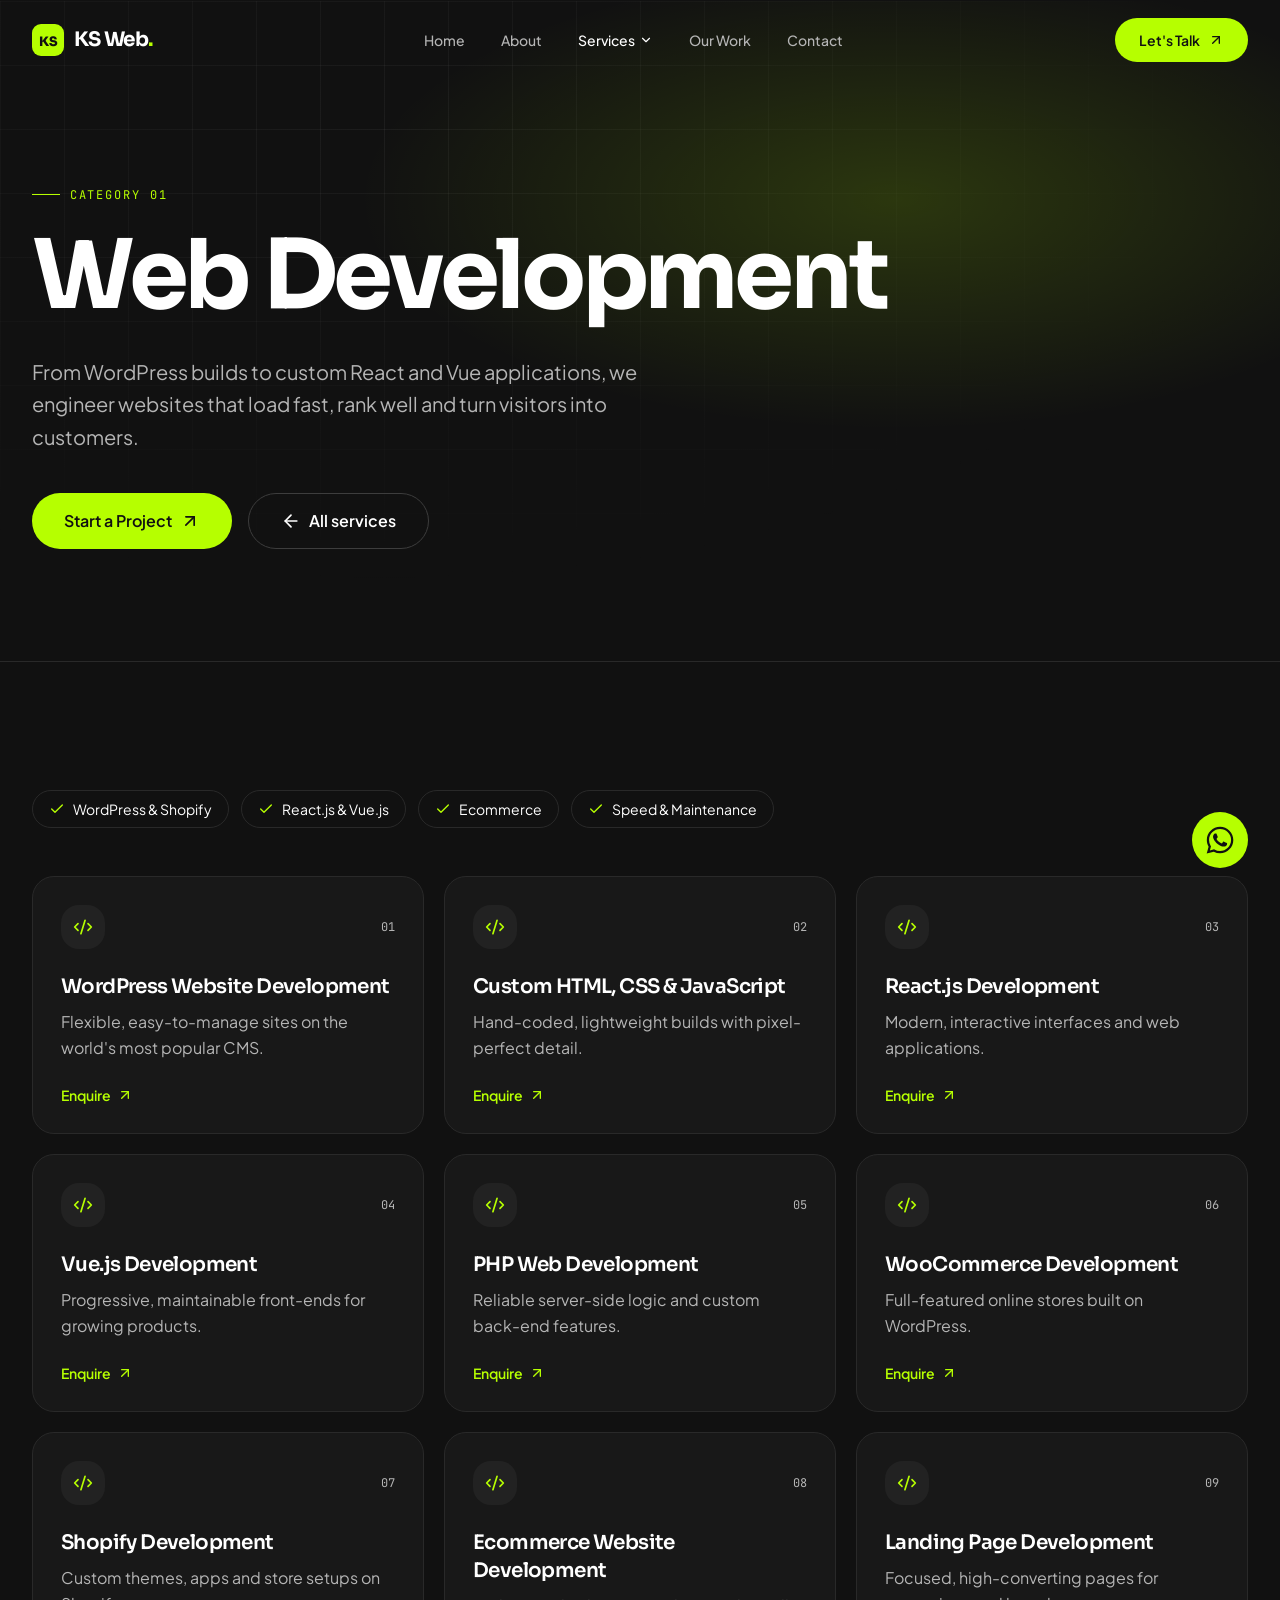
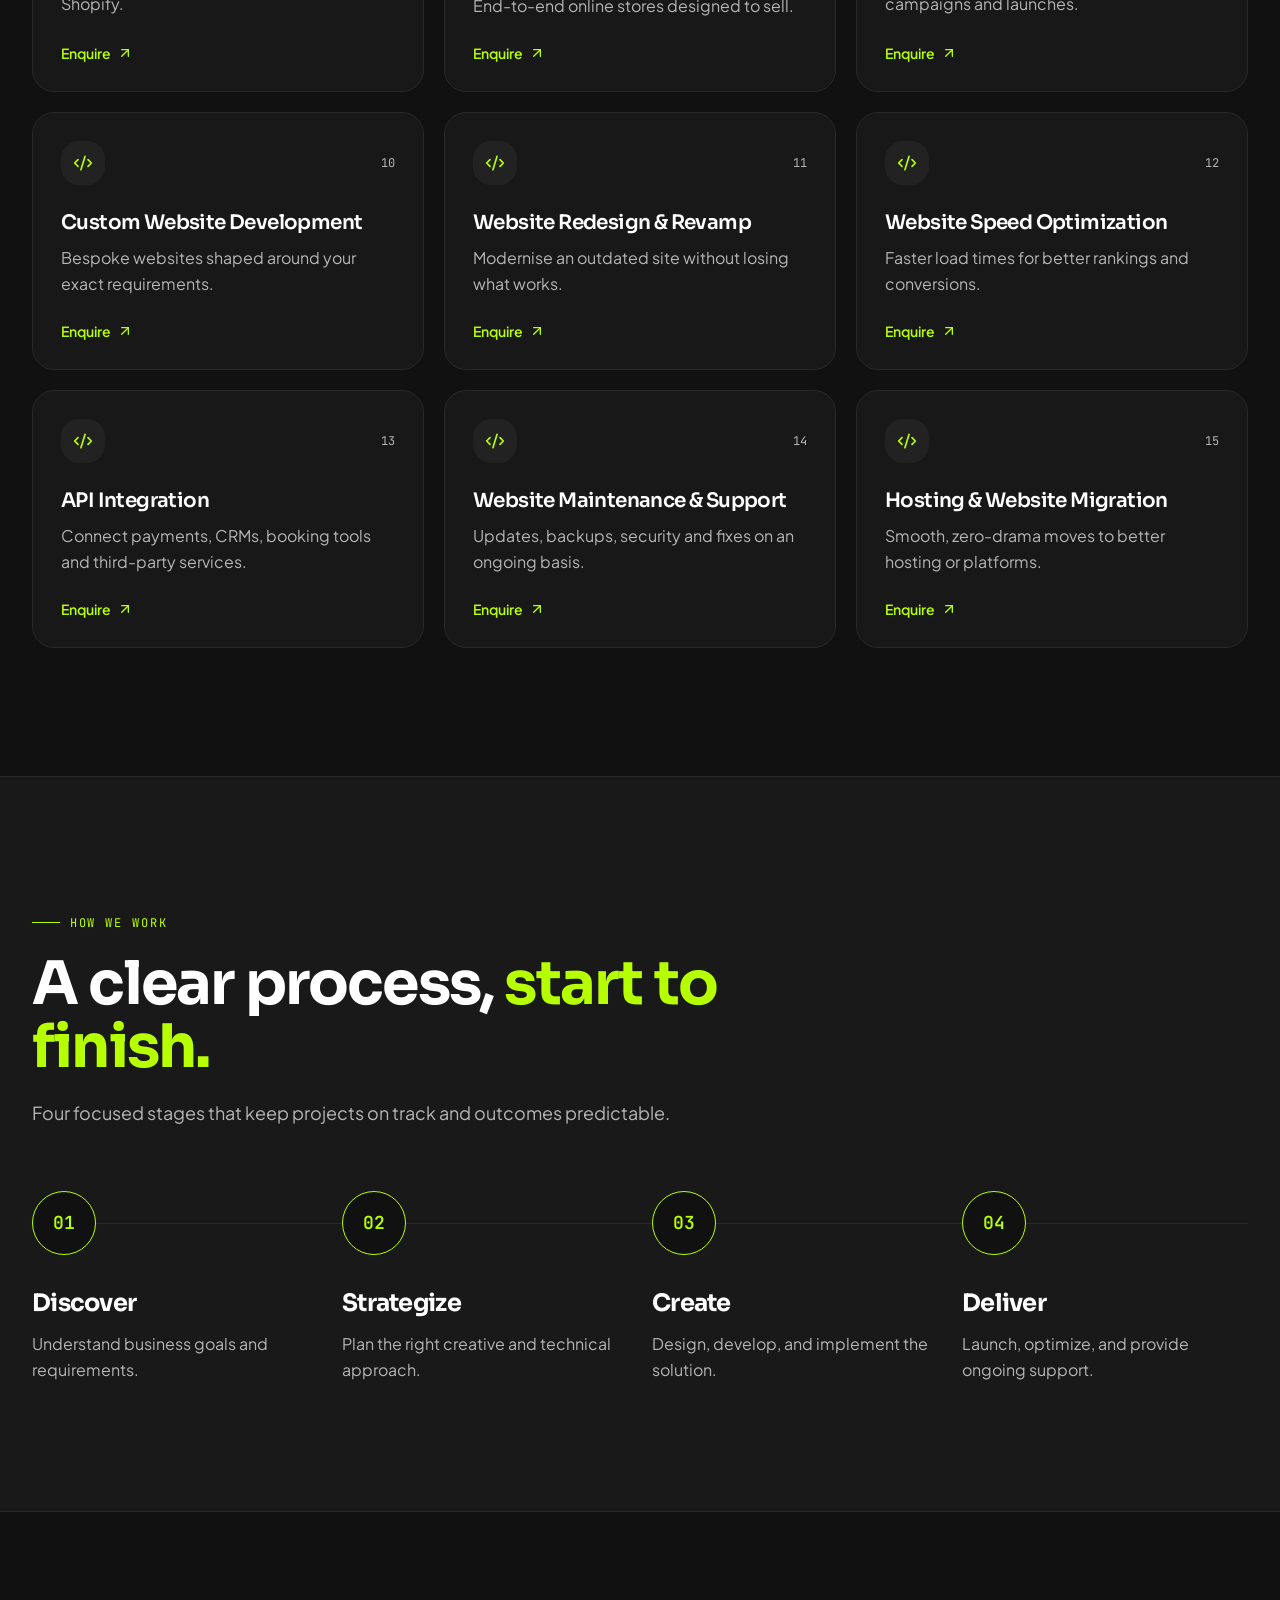
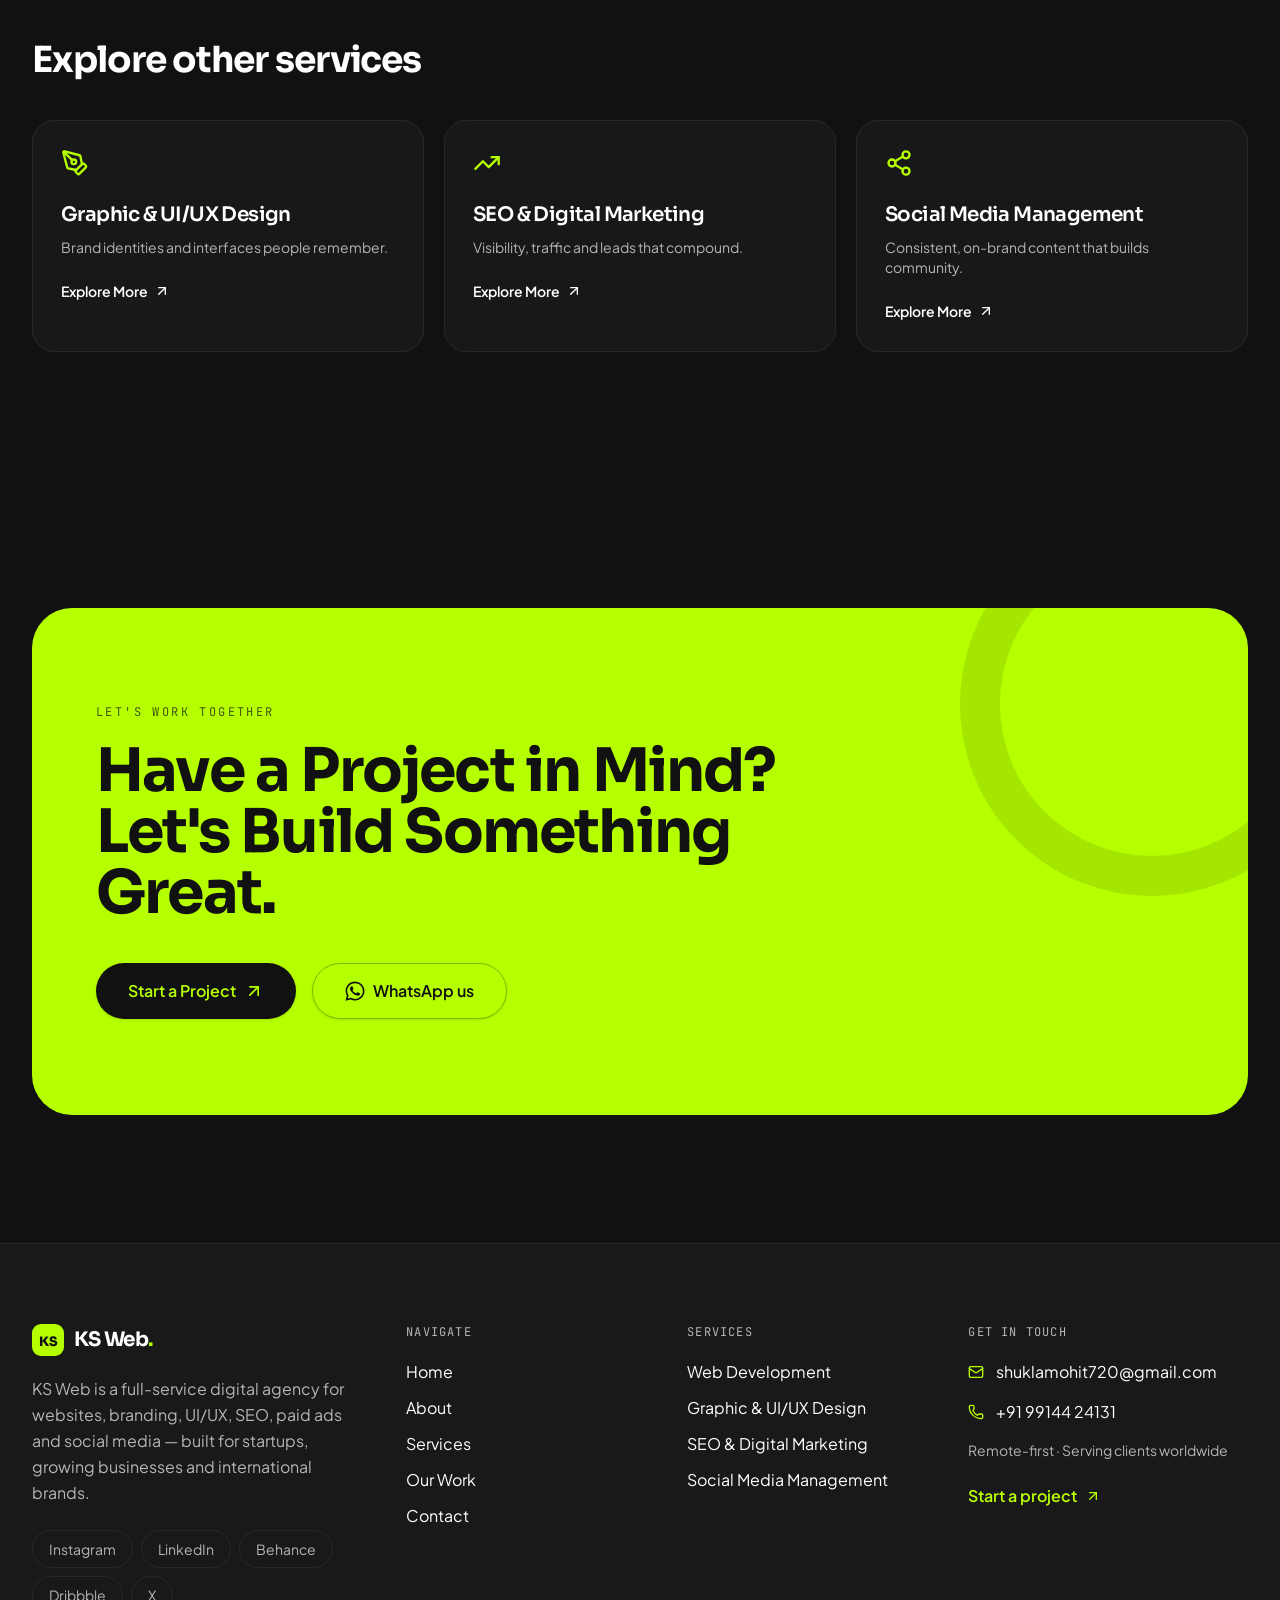
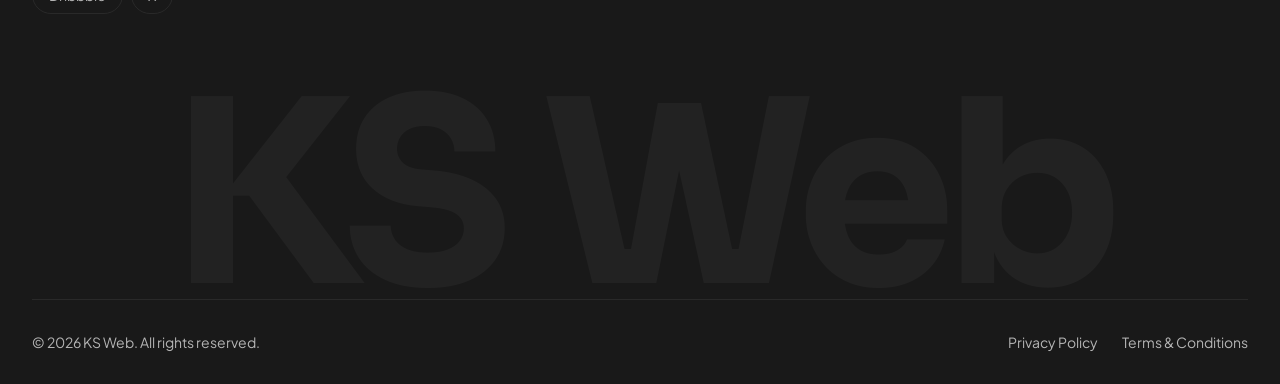
<file: services-web-development.html>
<!DOCTYPE html>
<html lang="en"><head><meta charset="utf-8"/><meta content="width=device-width, initial-scale=1" name="viewport"/><link href="https://fonts.googleapis.com/css2?family=Sora:wght@400;500;600;700;800&amp;family=Plus+Jakarta+Sans:wght@400;500;600;700&amp;family=JetBrains+Mono:wght@400;500&amp;display=swap" rel="stylesheet"/><link href="css/style.css" rel="stylesheet"/><title>Web Development Services | KS Web</title><meta content="#111111" name="theme-color"/><meta content="KS Web" name="author"/><meta content="KS Web" property="og:site_name"/><meta content="From WordPress builds to custom React and Vue applications, we engineer websites that load fast, rank well and turn visitors into customers." name="description"/><meta content="Web Development Services | KS Web" property="og:title"/><meta content="From WordPress builds to custom React and Vue applications, we engineer websites that load fast, rank well and turn visitors into customers." property="og:description"/><meta content="website" property="og:type"/><meta content="summary_large_image" name="twitter:card"/><meta content="Web Development Services | KS Web" name="twitter:title"/><meta content="From WordPress builds to custom React and Vue applications, we engineer websites that load fast, rank well and turn visitors into customers." name="twitter:description"/><link href="https://fonts.googleapis.com" rel="preconnect"/><link crossorigin="anonymous" href="https://fonts.gstatic.com" rel="preconnect"/><link href="images/favicon.png" rel="icon" type="image/png"/><link href="css/extra.css" rel="stylesheet"/><noscript><style>.opacity-0{opacity:1!important}.translate-y-6{transform:none!important}</style></noscript></head><body><a class="sr-only focus:not-sr-only focus:fixed focus:left-4 focus:top-4 focus:z-[60] focus:rounded-full focus:bg-primary focus:px-4 focus:py-2 focus:text-primary-foreground" href="#main">Skip to content</a><header class="sticky top-0 z-50 transition-all duration-300 border-b border-transparent bg-background/0"><div class="container-x flex h-20 items-center justify-between gap-6"><a aria-label="KS Web — home" class="flex items-center gap-2.5" href="index.html"><svg aria-hidden="true" class="size-8" viewbox="0 0 32 32"><rect class="fill-primary" height="32" rx="9" width="32"></rect><text class="fill-primary-foreground" style="font:800 13px Sora, sans-serif;letter-spacing:-0.5px" text-anchor="middle" x="16" y="21.5">KS</text></svg><span class="font-display text-xl font-bold tracking-tight text-foreground">KS Web<span class="text-primary">.</span></span></a><nav aria-label="Primary" class="hidden items-center gap-1 lg:flex"><a class="relative rounded-full px-4 py-2 text-sm font-medium text-muted-foreground transition-colors hover:text-foreground data-[status=active]:text-foreground" href="index.html">Home</a><a class="relative rounded-full px-4 py-2 text-sm font-medium text-muted-foreground transition-colors hover:text-foreground data-[status=active]:text-foreground" href="about.html">About</a><div class="relative"><a aria-current="page" aria-expanded="false" aria-haspopup="true" class="relative rounded-full px-4 py-2 text-sm font-medium text-muted-foreground transition-colors hover:text-foreground data-[status=active]:text-foreground inline-flex items-center gap-1 active" data-status="active" href="services.html">Services<svg aria-hidden="true" class="lucide lucide-chevron-down size-3.5 transition-transform" fill="none" height="24" stroke="currentColor" stroke-linecap="round" stroke-linejoin="round" stroke-width="2" viewbox="0 0 24 24" width="24" xmlns="http://www.w3.org/2000/svg"><path d="m6 9 6 6 6-6"></path></svg></a></div><a class="relative rounded-full px-4 py-2 text-sm font-medium text-muted-foreground transition-colors hover:text-foreground data-[status=active]:text-foreground" href="work.html">Our Work</a><a class="relative rounded-full px-4 py-2 text-sm font-medium text-muted-foreground transition-colors hover:text-foreground data-[status=active]:text-foreground" href="contact.html">Contact</a></nav><div class="flex items-center gap-3"><a class="items-center justify-center gap-2 whitespace-nowrap text-sm cursor-pointer focus-visible:outline-none focus-visible:ring-1 focus-visible:ring-ring disabled:pointer-events-none disabled:opacity-50 disabled:cursor-not-allowed [&amp;_svg]:pointer-events-none [&amp;_svg]:size-4 [&amp;_svg]:shrink-0 rounded-full bg-primary font-semibold text-primary-foreground hover:glow-primary hover:-translate-y-0.5 transition-all duration-300 py-2 hidden h-11 px-6 sm:inline-flex" href="contact.html">Let's Talk <svg aria-hidden="true" class="lucide lucide-arrow-up-right" fill="none" height="24" stroke="currentColor" stroke-linecap="round" stroke-linejoin="round" stroke-width="2" viewbox="0 0 24 24" width="24" xmlns="http://www.w3.org/2000/svg"><path d="M7 7h10v10"></path><path d="M7 17 17 7"></path></svg></a><button aria-expanded="false" aria-haspopup="dialog" aria-label="Open menu" class="grid size-11 place-items-center rounded-full border border-border text-foreground lg:hidden" data-state="closed" type="button"><svg aria-hidden="true" class="lucide lucide-menu size-5" fill="none" height="24" stroke="currentColor" stroke-linecap="round" stroke-linejoin="round" stroke-width="2" viewbox="0 0 24 24" width="24" xmlns="http://www.w3.org/2000/svg"><path d="M4 5h16"></path><path d="M4 12h16"></path><path d="M4 19h16"></path></svg></button></div></div><div class="absolute inset-x-0 top-full hidden origin-top border-b border-border bg-background shadow-card transition-all duration-300 lg:block invisible -translate-y-2 opacity-0"><div class="container-x grid grid-cols-5 gap-4 py-8"><a aria-current="page" class="group rounded-2xl border border-border bg-card p-5 transition-colors hover:border-primary/50 active" data-status="active" href="services-web-development.html"><div class="flex items-center justify-between"><span class="grid size-10 place-items-center rounded-xl bg-surface-raised text-primary"><svg aria-hidden="true" class="lucide lucide-code-xml size-5" fill="none" height="24" stroke="currentColor" stroke-linecap="round" stroke-linejoin="round" stroke-width="2" viewbox="0 0 24 24" width="24" xmlns="http://www.w3.org/2000/svg"><path d="m18 16 4-4-4-4"></path><path d="m6 8-4 4 4 4"></path><path d="m14.5 4-5 16"></path></svg></span><span class="font-mono text-xs text-muted-foreground">01</span></div><h3 class="mt-5 text-base font-semibold text-foreground">Web Development</h3><p class="mt-1.5 text-sm leading-relaxed text-muted-foreground">Fast, scalable websites and stores built to convert.</p><ul class="mt-4 space-y-1.5 text-sm text-muted-foreground"><li class="truncate">— WordPress Website Development</li><li class="truncate">— Custom HTML, CSS &amp; JavaScript</li><li class="truncate">— React.js Development</li><li class="truncate">— Vue.js Development</li></ul><span class="mt-4 inline-flex items-center gap-1.5 text-sm font-semibold text-primary">Explore <svg aria-hidden="true" class="lucide lucide-arrow-right size-4 transition-transform group-hover:translate-x-1" fill="none" height="24" stroke="currentColor" stroke-linecap="round" stroke-linejoin="round" stroke-width="2" viewbox="0 0 24 24" width="24" xmlns="http://www.w3.org/2000/svg"><path d="M5 12h14"></path><path d="m12 5 7 7-7 7"></path></svg></span></a><a class="group rounded-2xl border border-border bg-card p-5 transition-colors hover:border-primary/50" href="services-design.html"><div class="flex items-center justify-between"><span class="grid size-10 place-items-center rounded-xl bg-surface-raised text-primary"><svg aria-hidden="true" class="lucide lucide-pen-tool size-5" fill="none" height="24" stroke="currentColor" stroke-linecap="round" stroke-linejoin="round" stroke-width="2" viewbox="0 0 24 24" width="24" xmlns="http://www.w3.org/2000/svg"><path d="M15.707 21.293a1 1 0 0 1-1.414 0l-1.586-1.586a1 1 0 0 1 0-1.414l5.586-5.586a1 1 0 0 1 1.414 0l1.586 1.586a1 1 0 0 1 0 1.414z"></path><path d="m18 13-1.375-6.874a1 1 0 0 0-.746-.776L3.235 2.028a1 1 0 0 0-1.207 1.207L5.35 15.879a1 1 0 0 0 .776.746L13 18"></path><path d="m2.3 2.3 7.286 7.286"></path><circle cx="11" cy="11" r="2"></circle></svg></span><span class="font-mono text-xs text-muted-foreground">02</span></div><h3 class="mt-5 text-base font-semibold text-foreground">Graphic &amp; UI/UX Design</h3><p class="mt-1.5 text-sm leading-relaxed text-muted-foreground">Brand identities and interfaces people remember.</p><ul class="mt-4 space-y-1.5 text-sm text-muted-foreground"><li class="truncate">— Logo Design</li><li class="truncate">— Brand Identity &amp; Guidelines</li><li class="truncate">— Business Card Design</li><li class="truncate">— Brochure &amp; Flyer Design</li></ul><span class="mt-4 inline-flex items-center gap-1.5 text-sm font-semibold text-primary">Explore <svg aria-hidden="true" class="lucide lucide-arrow-right size-4 transition-transform group-hover:translate-x-1" fill="none" height="24" stroke="currentColor" stroke-linecap="round" stroke-linejoin="round" stroke-width="2" viewbox="0 0 24 24" width="24" xmlns="http://www.w3.org/2000/svg"><path d="M5 12h14"></path><path d="m12 5 7 7-7 7"></path></svg></span></a><a class="group rounded-2xl border border-border bg-card p-5 transition-colors hover:border-primary/50" href="services-seo-digital-marketing.html"><div class="flex items-center justify-between"><span class="grid size-10 place-items-center rounded-xl bg-surface-raised text-primary"><svg aria-hidden="true" class="lucide lucide-trending-up size-5" fill="none" height="24" stroke="currentColor" stroke-linecap="round" stroke-linejoin="round" stroke-width="2" viewbox="0 0 24 24" width="24" xmlns="http://www.w3.org/2000/svg"><path d="M16 7h6v6"></path><path d="m22 7-8.5 8.5-5-5L2 17"></path></svg></span><span class="font-mono text-xs text-muted-foreground">03</span></div><h3 class="mt-5 text-base font-semibold text-foreground">SEO &amp; Digital Marketing</h3><p class="mt-1.5 text-sm leading-relaxed text-muted-foreground">Visibility, traffic and leads that compound.</p><ul class="mt-4 space-y-1.5 text-sm text-muted-foreground"><li class="truncate">— Website SEO Services</li><li class="truncate">— Technical SEO</li><li class="truncate">— On-Page SEO</li><li class="truncate">— Off-Page SEO</li></ul><span class="mt-4 inline-flex items-center gap-1.5 text-sm font-semibold text-primary">Explore <svg aria-hidden="true" class="lucide lucide-arrow-right size-4 transition-transform group-hover:translate-x-1" fill="none" height="24" stroke="currentColor" stroke-linecap="round" stroke-linejoin="round" stroke-width="2" viewbox="0 0 24 24" width="24" xmlns="http://www.w3.org/2000/svg"><path d="M5 12h14"></path><path d="m12 5 7 7-7 7"></path></svg></span></a><a class="group rounded-2xl border border-border bg-card p-5 transition-colors hover:border-primary/50" href="services-social-media.html"><div class="flex items-center justify-between"><span class="grid size-10 place-items-center rounded-xl bg-surface-raised text-primary"><svg aria-hidden="true" class="lucide lucide-share2 lucide-share-2 size-5" fill="none" height="24" stroke="currentColor" stroke-linecap="round" stroke-linejoin="round" stroke-width="2" viewbox="0 0 24 24" width="24" xmlns="http://www.w3.org/2000/svg"><circle cx="18" cy="5" r="3"></circle><circle cx="6" cy="12" r="3"></circle><circle cx="18" cy="19" r="3"></circle><line x1="8.59" x2="15.42" y1="13.51" y2="17.49"></line><line x1="15.41" x2="8.59" y1="6.51" y2="10.49"></line></svg></span><span class="font-mono text-xs text-muted-foreground">04</span></div><h3 class="mt-5 text-base font-semibold text-foreground">Social Media Management</h3><p class="mt-1.5 text-sm leading-relaxed text-muted-foreground">Consistent, on-brand content that builds community.</p><ul class="mt-4 space-y-1.5 text-sm text-muted-foreground"><li class="truncate">— Instagram Management</li><li class="truncate">— Facebook Management</li><li class="truncate">— Social Media Strategy</li><li class="truncate">— Social Media Content Creation</li></ul><span class="mt-4 inline-flex items-center gap-1.5 text-sm font-semibold text-primary">Explore <svg aria-hidden="true" class="lucide lucide-arrow-right size-4 transition-transform group-hover:translate-x-1" fill="none" height="24" stroke="currentColor" stroke-linecap="round" stroke-linejoin="round" stroke-width="2" viewbox="0 0 24 24" width="24" xmlns="http://www.w3.org/2000/svg"><path d="M5 12h14"></path><path d="m12 5 7 7-7 7"></path></svg></span></a><div class="flex flex-col justify-between rounded-2xl bg-primary p-6 text-primary-foreground"><div><p class="font-mono text-xs uppercase tracking-widest opacity-70">Start a project</p><p class="mt-3 font-display text-xl font-bold leading-snug">Not sure what you need? Let's figure it out together.</p></div><a class="mt-6 inline-flex items-center gap-2 text-sm font-semibold underline-offset-4 hover:underline" href="contact.html">Book a free consultation <svg aria-hidden="true" class="lucide lucide-arrow-up-right size-4" fill="none" height="24" stroke="currentColor" stroke-linecap="round" stroke-linejoin="round" stroke-width="2" viewbox="0 0 24 24" width="24" xmlns="http://www.w3.org/2000/svg"><path d="M7 7h10v10"></path><path d="M7 17 17 7"></path></svg></a></div></div></div></header><main id="main"><section class="relative -mt-20 overflow-hidden border-b border-border pt-20"><div aria-hidden="true" class="absolute inset-0 bg-grid [mask-image:radial-gradient(70%_70%_at_30%_20%,black,transparent)]"></div><div aria-hidden="true" class="absolute inset-0 radial-fade"></div><div class="container-x relative pb-20 pt-16 lg:pb-28 lg:pt-24"><span class="eyebrow animate-fade-up">Category 01</span><h1 class="text-display mt-6 max-w-5xl animate-fade-up text-5xl text-foreground [animation-delay:80ms] md:text-7xl lg:text-8xl">Web Development</h1><p class="mt-8 max-w-2xl animate-fade-up text-lg leading-relaxed text-muted-foreground [animation-delay:160ms] md:text-xl">From WordPress builds to custom React and Vue applications, we engineer websites that load fast, rank well and turn visitors into customers.</p><div class="mt-10 animate-fade-up [animation-delay:240ms]"><div class="flex flex-wrap gap-4"><a class="inline-flex items-center justify-center gap-2 whitespace-nowrap cursor-pointer focus-visible:outline-none focus-visible:ring-1 focus-visible:ring-ring disabled:pointer-events-none disabled:opacity-50 disabled:cursor-not-allowed [&amp;_svg]:pointer-events-none [&amp;_svg]:shrink-0 rounded-full bg-primary font-semibold text-primary-foreground hover:glow-primary hover:-translate-y-0.5 transition-all duration-300 h-14 px-8 text-base [&amp;_svg]:size-5" href="contact.html">Start a Project <svg aria-hidden="true" class="lucide lucide-arrow-up-right" fill="none" height="24" stroke="currentColor" stroke-linecap="round" stroke-linejoin="round" stroke-width="2" viewbox="0 0 24 24" width="24" xmlns="http://www.w3.org/2000/svg"><path d="M7 7h10v10"></path><path d="M7 17 17 7"></path></svg></a><a aria-current="page" class="inline-flex items-center justify-center gap-2 whitespace-nowrap cursor-pointer focus-visible:outline-none focus-visible:ring-1 focus-visible:ring-ring disabled:pointer-events-none disabled:opacity-50 disabled:cursor-not-allowed [&amp;_svg]:pointer-events-none [&amp;_svg]:shrink-0 rounded-full border border-border-strong bg-transparent font-semibold text-foreground hover:border-primary hover:text-primary transition-all duration-300 h-14 px-8 text-base [&amp;_svg]:size-5 active" data-status="active" href="services.html"><svg aria-hidden="true" class="lucide lucide-arrow-left" fill="none" height="24" stroke="currentColor" stroke-linecap="round" stroke-linejoin="round" stroke-width="2" viewbox="0 0 24 24" width="24" xmlns="http://www.w3.org/2000/svg"><path d="m12 19-7-7 7-7"></path><path d="M19 12H5"></path></svg> All services</a></div></div></div></section><section class="section-y"><div class="container-x"><div class="flex flex-wrap gap-3"><span class="inline-flex items-center gap-2 rounded-full border border-border px-4 py-2 text-sm text-foreground"><svg aria-hidden="true" class="lucide lucide-check size-4 text-primary" fill="none" height="24" stroke="currentColor" stroke-linecap="round" stroke-linejoin="round" stroke-width="2" viewbox="0 0 24 24" width="24" xmlns="http://www.w3.org/2000/svg"><path d="M20 6 9 17l-5-5"></path></svg> WordPress &amp; Shopify</span><span class="inline-flex items-center gap-2 rounded-full border border-border px-4 py-2 text-sm text-foreground"><svg aria-hidden="true" class="lucide lucide-check size-4 text-primary" fill="none" height="24" stroke="currentColor" stroke-linecap="round" stroke-linejoin="round" stroke-width="2" viewbox="0 0 24 24" width="24" xmlns="http://www.w3.org/2000/svg"><path d="M20 6 9 17l-5-5"></path></svg> React.js &amp; Vue.js</span><span class="inline-flex items-center gap-2 rounded-full border border-border px-4 py-2 text-sm text-foreground"><svg aria-hidden="true" class="lucide lucide-check size-4 text-primary" fill="none" height="24" stroke="currentColor" stroke-linecap="round" stroke-linejoin="round" stroke-width="2" viewbox="0 0 24 24" width="24" xmlns="http://www.w3.org/2000/svg"><path d="M20 6 9 17l-5-5"></path></svg> Ecommerce</span><span class="inline-flex items-center gap-2 rounded-full border border-border px-4 py-2 text-sm text-foreground"><svg aria-hidden="true" class="lucide lucide-check size-4 text-primary" fill="none" height="24" stroke="currentColor" stroke-linecap="round" stroke-linejoin="round" stroke-width="2" viewbox="0 0 24 24" width="24" xmlns="http://www.w3.org/2000/svg"><path d="M20 6 9 17l-5-5"></path></svg> Speed &amp; Maintenance</span></div><ul class="mt-12 grid gap-5 sm:grid-cols-2 lg:grid-cols-3"><li class="transition-all duration-700 ease-out translate-y-6 opacity-0" style="transition-delay:0ms"><div class="card-premium group flex h-full flex-col p-7"><div class="flex items-center justify-between"><span class="grid size-11 place-items-center rounded-xl bg-surface-raised text-primary"><svg aria-hidden="true" class="lucide lucide-code-xml size-5" fill="none" height="24" stroke="currentColor" stroke-linecap="round" stroke-linejoin="round" stroke-width="2" viewbox="0 0 24 24" width="24" xmlns="http://www.w3.org/2000/svg"><path d="m18 16 4-4-4-4"></path><path d="m6 8-4 4 4 4"></path><path d="m14.5 4-5 16"></path></svg></span><span class="font-mono text-xs text-muted-foreground">01</span></div><h2 class="mt-6 text-xl font-semibold">WordPress Website Development</h2><p class="mt-2 flex-1 leading-relaxed text-muted-foreground">Flexible, easy-to-manage sites on the world's most popular CMS.</p><a class="mt-6 inline-flex items-center gap-1.5 text-sm font-semibold text-primary" href="contact.html">Enquire <svg aria-hidden="true" class="lucide lucide-arrow-up-right size-4" fill="none" height="24" stroke="currentColor" stroke-linecap="round" stroke-linejoin="round" stroke-width="2" viewbox="0 0 24 24" width="24" xmlns="http://www.w3.org/2000/svg"><path d="M7 7h10v10"></path><path d="M7 17 17 7"></path></svg></a></div></li><li class="transition-all duration-700 ease-out translate-y-6 opacity-0" style="transition-delay:70ms"><div class="card-premium group flex h-full flex-col p-7"><div class="flex items-center justify-between"><span class="grid size-11 place-items-center rounded-xl bg-surface-raised text-primary"><svg aria-hidden="true" class="lucide lucide-code-xml size-5" fill="none" height="24" stroke="currentColor" stroke-linecap="round" stroke-linejoin="round" stroke-width="2" viewbox="0 0 24 24" width="24" xmlns="http://www.w3.org/2000/svg"><path d="m18 16 4-4-4-4"></path><path d="m6 8-4 4 4 4"></path><path d="m14.5 4-5 16"></path></svg></span><span class="font-mono text-xs text-muted-foreground">02</span></div><h2 class="mt-6 text-xl font-semibold">Custom HTML, CSS &amp; JavaScript</h2><p class="mt-2 flex-1 leading-relaxed text-muted-foreground">Hand-coded, lightweight builds with pixel-perfect detail.</p><a class="mt-6 inline-flex items-center gap-1.5 text-sm font-semibold text-primary" href="contact.html">Enquire <svg aria-hidden="true" class="lucide lucide-arrow-up-right size-4" fill="none" height="24" stroke="currentColor" stroke-linecap="round" stroke-linejoin="round" stroke-width="2" viewbox="0 0 24 24" width="24" xmlns="http://www.w3.org/2000/svg"><path d="M7 7h10v10"></path><path d="M7 17 17 7"></path></svg></a></div></li><li class="transition-all duration-700 ease-out translate-y-6 opacity-0" style="transition-delay:140ms"><div class="card-premium group flex h-full flex-col p-7"><div class="flex items-center justify-between"><span class="grid size-11 place-items-center rounded-xl bg-surface-raised text-primary"><svg aria-hidden="true" class="lucide lucide-code-xml size-5" fill="none" height="24" stroke="currentColor" stroke-linecap="round" stroke-linejoin="round" stroke-width="2" viewbox="0 0 24 24" width="24" xmlns="http://www.w3.org/2000/svg"><path d="m18 16 4-4-4-4"></path><path d="m6 8-4 4 4 4"></path><path d="m14.5 4-5 16"></path></svg></span><span class="font-mono text-xs text-muted-foreground">03</span></div><h2 class="mt-6 text-xl font-semibold">React.js Development</h2><p class="mt-2 flex-1 leading-relaxed text-muted-foreground">Modern, interactive interfaces and web applications.</p><a class="mt-6 inline-flex items-center gap-1.5 text-sm font-semibold text-primary" href="contact.html">Enquire <svg aria-hidden="true" class="lucide lucide-arrow-up-right size-4" fill="none" height="24" stroke="currentColor" stroke-linecap="round" stroke-linejoin="round" stroke-width="2" viewbox="0 0 24 24" width="24" xmlns="http://www.w3.org/2000/svg"><path d="M7 7h10v10"></path><path d="M7 17 17 7"></path></svg></a></div></li><li class="transition-all duration-700 ease-out translate-y-6 opacity-0" style="transition-delay:0ms"><div class="card-premium group flex h-full flex-col p-7"><div class="flex items-center justify-between"><span class="grid size-11 place-items-center rounded-xl bg-surface-raised text-primary"><svg aria-hidden="true" class="lucide lucide-code-xml size-5" fill="none" height="24" stroke="currentColor" stroke-linecap="round" stroke-linejoin="round" stroke-width="2" viewbox="0 0 24 24" width="24" xmlns="http://www.w3.org/2000/svg"><path d="m18 16 4-4-4-4"></path><path d="m6 8-4 4 4 4"></path><path d="m14.5 4-5 16"></path></svg></span><span class="font-mono text-xs text-muted-foreground">04</span></div><h2 class="mt-6 text-xl font-semibold">Vue.js Development</h2><p class="mt-2 flex-1 leading-relaxed text-muted-foreground">Progressive, maintainable front-ends for growing products.</p><a class="mt-6 inline-flex items-center gap-1.5 text-sm font-semibold text-primary" href="contact.html">Enquire <svg aria-hidden="true" class="lucide lucide-arrow-up-right size-4" fill="none" height="24" stroke="currentColor" stroke-linecap="round" stroke-linejoin="round" stroke-width="2" viewbox="0 0 24 24" width="24" xmlns="http://www.w3.org/2000/svg"><path d="M7 7h10v10"></path><path d="M7 17 17 7"></path></svg></a></div></li><li class="transition-all duration-700 ease-out translate-y-6 opacity-0" style="transition-delay:70ms"><div class="card-premium group flex h-full flex-col p-7"><div class="flex items-center justify-between"><span class="grid size-11 place-items-center rounded-xl bg-surface-raised text-primary"><svg aria-hidden="true" class="lucide lucide-code-xml size-5" fill="none" height="24" stroke="currentColor" stroke-linecap="round" stroke-linejoin="round" stroke-width="2" viewbox="0 0 24 24" width="24" xmlns="http://www.w3.org/2000/svg"><path d="m18 16 4-4-4-4"></path><path d="m6 8-4 4 4 4"></path><path d="m14.5 4-5 16"></path></svg></span><span class="font-mono text-xs text-muted-foreground">05</span></div><h2 class="mt-6 text-xl font-semibold">PHP Web Development</h2><p class="mt-2 flex-1 leading-relaxed text-muted-foreground">Reliable server-side logic and custom back-end features.</p><a class="mt-6 inline-flex items-center gap-1.5 text-sm font-semibold text-primary" href="contact.html">Enquire <svg aria-hidden="true" class="lucide lucide-arrow-up-right size-4" fill="none" height="24" stroke="currentColor" stroke-linecap="round" stroke-linejoin="round" stroke-width="2" viewbox="0 0 24 24" width="24" xmlns="http://www.w3.org/2000/svg"><path d="M7 7h10v10"></path><path d="M7 17 17 7"></path></svg></a></div></li><li class="transition-all duration-700 ease-out translate-y-6 opacity-0" style="transition-delay:140ms"><div class="card-premium group flex h-full flex-col p-7"><div class="flex items-center justify-between"><span class="grid size-11 place-items-center rounded-xl bg-surface-raised text-primary"><svg aria-hidden="true" class="lucide lucide-code-xml size-5" fill="none" height="24" stroke="currentColor" stroke-linecap="round" stroke-linejoin="round" stroke-width="2" viewbox="0 0 24 24" width="24" xmlns="http://www.w3.org/2000/svg"><path d="m18 16 4-4-4-4"></path><path d="m6 8-4 4 4 4"></path><path d="m14.5 4-5 16"></path></svg></span><span class="font-mono text-xs text-muted-foreground">06</span></div><h2 class="mt-6 text-xl font-semibold">WooCommerce Development</h2><p class="mt-2 flex-1 leading-relaxed text-muted-foreground">Full-featured online stores built on WordPress.</p><a class="mt-6 inline-flex items-center gap-1.5 text-sm font-semibold text-primary" href="contact.html">Enquire <svg aria-hidden="true" class="lucide lucide-arrow-up-right size-4" fill="none" height="24" stroke="currentColor" stroke-linecap="round" stroke-linejoin="round" stroke-width="2" viewbox="0 0 24 24" width="24" xmlns="http://www.w3.org/2000/svg"><path d="M7 7h10v10"></path><path d="M7 17 17 7"></path></svg></a></div></li><li class="transition-all duration-700 ease-out translate-y-6 opacity-0" style="transition-delay:0ms"><div class="card-premium group flex h-full flex-col p-7"><div class="flex items-center justify-between"><span class="grid size-11 place-items-center rounded-xl bg-surface-raised text-primary"><svg aria-hidden="true" class="lucide lucide-code-xml size-5" fill="none" height="24" stroke="currentColor" stroke-linecap="round" stroke-linejoin="round" stroke-width="2" viewbox="0 0 24 24" width="24" xmlns="http://www.w3.org/2000/svg"><path d="m18 16 4-4-4-4"></path><path d="m6 8-4 4 4 4"></path><path d="m14.5 4-5 16"></path></svg></span><span class="font-mono text-xs text-muted-foreground">07</span></div><h2 class="mt-6 text-xl font-semibold">Shopify Development</h2><p class="mt-2 flex-1 leading-relaxed text-muted-foreground">Custom themes, apps and store setups on Shopify.</p><a class="mt-6 inline-flex items-center gap-1.5 text-sm font-semibold text-primary" href="contact.html">Enquire <svg aria-hidden="true" class="lucide lucide-arrow-up-right size-4" fill="none" height="24" stroke="currentColor" stroke-linecap="round" stroke-linejoin="round" stroke-width="2" viewbox="0 0 24 24" width="24" xmlns="http://www.w3.org/2000/svg"><path d="M7 7h10v10"></path><path d="M7 17 17 7"></path></svg></a></div></li><li class="transition-all duration-700 ease-out translate-y-6 opacity-0" style="transition-delay:70ms"><div class="card-premium group flex h-full flex-col p-7"><div class="flex items-center justify-between"><span class="grid size-11 place-items-center rounded-xl bg-surface-raised text-primary"><svg aria-hidden="true" class="lucide lucide-code-xml size-5" fill="none" height="24" stroke="currentColor" stroke-linecap="round" stroke-linejoin="round" stroke-width="2" viewbox="0 0 24 24" width="24" xmlns="http://www.w3.org/2000/svg"><path d="m18 16 4-4-4-4"></path><path d="m6 8-4 4 4 4"></path><path d="m14.5 4-5 16"></path></svg></span><span class="font-mono text-xs text-muted-foreground">08</span></div><h2 class="mt-6 text-xl font-semibold">Ecommerce Website Development</h2><p class="mt-2 flex-1 leading-relaxed text-muted-foreground">End-to-end online stores designed to sell.</p><a class="mt-6 inline-flex items-center gap-1.5 text-sm font-semibold text-primary" href="contact.html">Enquire <svg aria-hidden="true" class="lucide lucide-arrow-up-right size-4" fill="none" height="24" stroke="currentColor" stroke-linecap="round" stroke-linejoin="round" stroke-width="2" viewbox="0 0 24 24" width="24" xmlns="http://www.w3.org/2000/svg"><path d="M7 7h10v10"></path><path d="M7 17 17 7"></path></svg></a></div></li><li class="transition-all duration-700 ease-out translate-y-6 opacity-0" style="transition-delay:140ms"><div class="card-premium group flex h-full flex-col p-7"><div class="flex items-center justify-between"><span class="grid size-11 place-items-center rounded-xl bg-surface-raised text-primary"><svg aria-hidden="true" class="lucide lucide-code-xml size-5" fill="none" height="24" stroke="currentColor" stroke-linecap="round" stroke-linejoin="round" stroke-width="2" viewbox="0 0 24 24" width="24" xmlns="http://www.w3.org/2000/svg"><path d="m18 16 4-4-4-4"></path><path d="m6 8-4 4 4 4"></path><path d="m14.5 4-5 16"></path></svg></span><span class="font-mono text-xs text-muted-foreground">09</span></div><h2 class="mt-6 text-xl font-semibold">Landing Page Development</h2><p class="mt-2 flex-1 leading-relaxed text-muted-foreground">Focused, high-converting pages for campaigns and launches.</p><a class="mt-6 inline-flex items-center gap-1.5 text-sm font-semibold text-primary" href="contact.html">Enquire <svg aria-hidden="true" class="lucide lucide-arrow-up-right size-4" fill="none" height="24" stroke="currentColor" stroke-linecap="round" stroke-linejoin="round" stroke-width="2" viewbox="0 0 24 24" width="24" xmlns="http://www.w3.org/2000/svg"><path d="M7 7h10v10"></path><path d="M7 17 17 7"></path></svg></a></div></li><li class="transition-all duration-700 ease-out translate-y-6 opacity-0" style="transition-delay:0ms"><div class="card-premium group flex h-full flex-col p-7"><div class="flex items-center justify-between"><span class="grid size-11 place-items-center rounded-xl bg-surface-raised text-primary"><svg aria-hidden="true" class="lucide lucide-code-xml size-5" fill="none" height="24" stroke="currentColor" stroke-linecap="round" stroke-linejoin="round" stroke-width="2" viewbox="0 0 24 24" width="24" xmlns="http://www.w3.org/2000/svg"><path d="m18 16 4-4-4-4"></path><path d="m6 8-4 4 4 4"></path><path d="m14.5 4-5 16"></path></svg></span><span class="font-mono text-xs text-muted-foreground">10</span></div><h2 class="mt-6 text-xl font-semibold">Custom Website Development</h2><p class="mt-2 flex-1 leading-relaxed text-muted-foreground">Bespoke websites shaped around your exact requirements.</p><a class="mt-6 inline-flex items-center gap-1.5 text-sm font-semibold text-primary" href="contact.html">Enquire <svg aria-hidden="true" class="lucide lucide-arrow-up-right size-4" fill="none" height="24" stroke="currentColor" stroke-linecap="round" stroke-linejoin="round" stroke-width="2" viewbox="0 0 24 24" width="24" xmlns="http://www.w3.org/2000/svg"><path d="M7 7h10v10"></path><path d="M7 17 17 7"></path></svg></a></div></li><li class="transition-all duration-700 ease-out translate-y-6 opacity-0" style="transition-delay:70ms"><div class="card-premium group flex h-full flex-col p-7"><div class="flex items-center justify-between"><span class="grid size-11 place-items-center rounded-xl bg-surface-raised text-primary"><svg aria-hidden="true" class="lucide lucide-code-xml size-5" fill="none" height="24" stroke="currentColor" stroke-linecap="round" stroke-linejoin="round" stroke-width="2" viewbox="0 0 24 24" width="24" xmlns="http://www.w3.org/2000/svg"><path d="m18 16 4-4-4-4"></path><path d="m6 8-4 4 4 4"></path><path d="m14.5 4-5 16"></path></svg></span><span class="font-mono text-xs text-muted-foreground">11</span></div><h2 class="mt-6 text-xl font-semibold">Website Redesign &amp; Revamp</h2><p class="mt-2 flex-1 leading-relaxed text-muted-foreground">Modernise an outdated site without losing what works.</p><a class="mt-6 inline-flex items-center gap-1.5 text-sm font-semibold text-primary" href="contact.html">Enquire <svg aria-hidden="true" class="lucide lucide-arrow-up-right size-4" fill="none" height="24" stroke="currentColor" stroke-linecap="round" stroke-linejoin="round" stroke-width="2" viewbox="0 0 24 24" width="24" xmlns="http://www.w3.org/2000/svg"><path d="M7 7h10v10"></path><path d="M7 17 17 7"></path></svg></a></div></li><li class="transition-all duration-700 ease-out translate-y-6 opacity-0" style="transition-delay:140ms"><div class="card-premium group flex h-full flex-col p-7"><div class="flex items-center justify-between"><span class="grid size-11 place-items-center rounded-xl bg-surface-raised text-primary"><svg aria-hidden="true" class="lucide lucide-code-xml size-5" fill="none" height="24" stroke="currentColor" stroke-linecap="round" stroke-linejoin="round" stroke-width="2" viewbox="0 0 24 24" width="24" xmlns="http://www.w3.org/2000/svg"><path d="m18 16 4-4-4-4"></path><path d="m6 8-4 4 4 4"></path><path d="m14.5 4-5 16"></path></svg></span><span class="font-mono text-xs text-muted-foreground">12</span></div><h2 class="mt-6 text-xl font-semibold">Website Speed Optimization</h2><p class="mt-2 flex-1 leading-relaxed text-muted-foreground">Faster load times for better rankings and conversions.</p><a class="mt-6 inline-flex items-center gap-1.5 text-sm font-semibold text-primary" href="contact.html">Enquire <svg aria-hidden="true" class="lucide lucide-arrow-up-right size-4" fill="none" height="24" stroke="currentColor" stroke-linecap="round" stroke-linejoin="round" stroke-width="2" viewbox="0 0 24 24" width="24" xmlns="http://www.w3.org/2000/svg"><path d="M7 7h10v10"></path><path d="M7 17 17 7"></path></svg></a></div></li><li class="transition-all duration-700 ease-out translate-y-6 opacity-0" style="transition-delay:0ms"><div class="card-premium group flex h-full flex-col p-7"><div class="flex items-center justify-between"><span class="grid size-11 place-items-center rounded-xl bg-surface-raised text-primary"><svg aria-hidden="true" class="lucide lucide-code-xml size-5" fill="none" height="24" stroke="currentColor" stroke-linecap="round" stroke-linejoin="round" stroke-width="2" viewbox="0 0 24 24" width="24" xmlns="http://www.w3.org/2000/svg"><path d="m18 16 4-4-4-4"></path><path d="m6 8-4 4 4 4"></path><path d="m14.5 4-5 16"></path></svg></span><span class="font-mono text-xs text-muted-foreground">13</span></div><h2 class="mt-6 text-xl font-semibold">API Integration</h2><p class="mt-2 flex-1 leading-relaxed text-muted-foreground">Connect payments, CRMs, booking tools and third-party services.</p><a class="mt-6 inline-flex items-center gap-1.5 text-sm font-semibold text-primary" href="contact.html">Enquire <svg aria-hidden="true" class="lucide lucide-arrow-up-right size-4" fill="none" height="24" stroke="currentColor" stroke-linecap="round" stroke-linejoin="round" stroke-width="2" viewbox="0 0 24 24" width="24" xmlns="http://www.w3.org/2000/svg"><path d="M7 7h10v10"></path><path d="M7 17 17 7"></path></svg></a></div></li><li class="transition-all duration-700 ease-out translate-y-6 opacity-0" style="transition-delay:70ms"><div class="card-premium group flex h-full flex-col p-7"><div class="flex items-center justify-between"><span class="grid size-11 place-items-center rounded-xl bg-surface-raised text-primary"><svg aria-hidden="true" class="lucide lucide-code-xml size-5" fill="none" height="24" stroke="currentColor" stroke-linecap="round" stroke-linejoin="round" stroke-width="2" viewbox="0 0 24 24" width="24" xmlns="http://www.w3.org/2000/svg"><path d="m18 16 4-4-4-4"></path><path d="m6 8-4 4 4 4"></path><path d="m14.5 4-5 16"></path></svg></span><span class="font-mono text-xs text-muted-foreground">14</span></div><h2 class="mt-6 text-xl font-semibold">Website Maintenance &amp; Support</h2><p class="mt-2 flex-1 leading-relaxed text-muted-foreground">Updates, backups, security and fixes on an ongoing basis.</p><a class="mt-6 inline-flex items-center gap-1.5 text-sm font-semibold text-primary" href="contact.html">Enquire <svg aria-hidden="true" class="lucide lucide-arrow-up-right size-4" fill="none" height="24" stroke="currentColor" stroke-linecap="round" stroke-linejoin="round" stroke-width="2" viewbox="0 0 24 24" width="24" xmlns="http://www.w3.org/2000/svg"><path d="M7 7h10v10"></path><path d="M7 17 17 7"></path></svg></a></div></li><li class="transition-all duration-700 ease-out translate-y-6 opacity-0" style="transition-delay:140ms"><div class="card-premium group flex h-full flex-col p-7"><div class="flex items-center justify-between"><span class="grid size-11 place-items-center rounded-xl bg-surface-raised text-primary"><svg aria-hidden="true" class="lucide lucide-code-xml size-5" fill="none" height="24" stroke="currentColor" stroke-linecap="round" stroke-linejoin="round" stroke-width="2" viewbox="0 0 24 24" width="24" xmlns="http://www.w3.org/2000/svg"><path d="m18 16 4-4-4-4"></path><path d="m6 8-4 4 4 4"></path><path d="m14.5 4-5 16"></path></svg></span><span class="font-mono text-xs text-muted-foreground">15</span></div><h2 class="mt-6 text-xl font-semibold">Hosting &amp; Website Migration</h2><p class="mt-2 flex-1 leading-relaxed text-muted-foreground">Smooth, zero-drama moves to better hosting or platforms.</p><a class="mt-6 inline-flex items-center gap-1.5 text-sm font-semibold text-primary" href="contact.html">Enquire <svg aria-hidden="true" class="lucide lucide-arrow-up-right size-4" fill="none" height="24" stroke="currentColor" stroke-linecap="round" stroke-linejoin="round" stroke-width="2" viewbox="0 0 24 24" width="24" xmlns="http://www.w3.org/2000/svg"><path d="M7 7h10v10"></path><path d="M7 17 17 7"></path></svg></a></div></li></ul></div></section><section class="section-y border-y border-border bg-surface"><div class="container-x"><div class="flex flex-col gap-6 md:flex-row md:items-end md:justify-between"><div class="max-w-3xl"><span class="eyebrow">How we work</span><h2 class="mt-5 text-4xl font-bold leading-[1.05] text-foreground md:text-5xl lg:text-6xl">A clear process, <span class="text-accent-mark">start to finish.</span></h2><p class="mt-5 max-w-2xl text-lg leading-relaxed text-muted-foreground">Four focused stages that keep projects on track and outcomes predictable.</p></div></div><ol class="relative mt-16 grid gap-6 md:grid-cols-2 lg:grid-cols-4"><span aria-hidden="true" class="absolute left-0 right-0 top-8 hidden h-px bg-border lg:block"></span><li class="transition-all duration-700 ease-out translate-y-6 opacity-0 relative" style="transition-delay:0ms"><span class="relative z-10 grid size-16 place-items-center rounded-full border border-primary bg-background font-mono text-lg font-semibold text-primary">01</span><h3 class="mt-8 text-2xl font-bold">Discover</h3><p class="mt-3 leading-relaxed text-muted-foreground">Understand business goals and requirements.</p></li><li class="transition-all duration-700 ease-out translate-y-6 opacity-0 relative" style="transition-delay:100ms"><span class="relative z-10 grid size-16 place-items-center rounded-full border border-primary bg-background font-mono text-lg font-semibold text-primary">02</span><h3 class="mt-8 text-2xl font-bold">Strategize</h3><p class="mt-3 leading-relaxed text-muted-foreground">Plan the right creative and technical approach.</p></li><li class="transition-all duration-700 ease-out translate-y-6 opacity-0 relative" style="transition-delay:200ms"><span class="relative z-10 grid size-16 place-items-center rounded-full border border-primary bg-background font-mono text-lg font-semibold text-primary">03</span><h3 class="mt-8 text-2xl font-bold">Create</h3><p class="mt-3 leading-relaxed text-muted-foreground">Design, develop, and implement the solution.</p></li><li class="transition-all duration-700 ease-out translate-y-6 opacity-0 relative" style="transition-delay:300ms"><span class="relative z-10 grid size-16 place-items-center rounded-full border border-primary bg-background font-mono text-lg font-semibold text-primary">04</span><h3 class="mt-8 text-2xl font-bold">Deliver</h3><p class="mt-3 leading-relaxed text-muted-foreground">Launch, optimize, and provide ongoing support.</p></li></ol></div></section><section class="section-y"><div class="container-x"><h2 class="text-3xl font-bold md:text-4xl">Explore other services</h2><div class="mt-10 grid gap-5 md:grid-cols-3"><a class="card-premium group p-7" href="services-design.html"><svg aria-hidden="true" class="lucide lucide-pen-tool size-7 text-primary" fill="none" height="24" stroke="currentColor" stroke-linecap="round" stroke-linejoin="round" stroke-width="2" viewbox="0 0 24 24" width="24" xmlns="http://www.w3.org/2000/svg"><path d="M15.707 21.293a1 1 0 0 1-1.414 0l-1.586-1.586a1 1 0 0 1 0-1.414l5.586-5.586a1 1 0 0 1 1.414 0l1.586 1.586a1 1 0 0 1 0 1.414z"></path><path d="m18 13-1.375-6.874a1 1 0 0 0-.746-.776L3.235 2.028a1 1 0 0 0-1.207 1.207L5.35 15.879a1 1 0 0 0 .776.746L13 18"></path><path d="m2.3 2.3 7.286 7.286"></path><circle cx="11" cy="11" r="2"></circle></svg><h3 class="mt-6 text-xl font-semibold">Graphic &amp; UI/UX Design</h3><p class="mt-2 text-sm text-muted-foreground">Brand identities and interfaces people remember.</p><span class="mt-6 inline-flex items-center gap-1.5 text-sm font-semibold group-hover:text-primary">Explore More <svg aria-hidden="true" class="lucide lucide-arrow-up-right size-4" fill="none" height="24" stroke="currentColor" stroke-linecap="round" stroke-linejoin="round" stroke-width="2" viewbox="0 0 24 24" width="24" xmlns="http://www.w3.org/2000/svg"><path d="M7 7h10v10"></path><path d="M7 17 17 7"></path></svg></span></a><a class="card-premium group p-7" href="services-seo-digital-marketing.html"><svg aria-hidden="true" class="lucide lucide-trending-up size-7 text-primary" fill="none" height="24" stroke="currentColor" stroke-linecap="round" stroke-linejoin="round" stroke-width="2" viewbox="0 0 24 24" width="24" xmlns="http://www.w3.org/2000/svg"><path d="M16 7h6v6"></path><path d="m22 7-8.5 8.5-5-5L2 17"></path></svg><h3 class="mt-6 text-xl font-semibold">SEO &amp; Digital Marketing</h3><p class="mt-2 text-sm text-muted-foreground">Visibility, traffic and leads that compound.</p><span class="mt-6 inline-flex items-center gap-1.5 text-sm font-semibold group-hover:text-primary">Explore More <svg aria-hidden="true" class="lucide lucide-arrow-up-right size-4" fill="none" height="24" stroke="currentColor" stroke-linecap="round" stroke-linejoin="round" stroke-width="2" viewbox="0 0 24 24" width="24" xmlns="http://www.w3.org/2000/svg"><path d="M7 7h10v10"></path><path d="M7 17 17 7"></path></svg></span></a><a class="card-premium group p-7" href="services-social-media.html"><svg aria-hidden="true" class="lucide lucide-share2 lucide-share-2 size-7 text-primary" fill="none" height="24" stroke="currentColor" stroke-linecap="round" stroke-linejoin="round" stroke-width="2" viewbox="0 0 24 24" width="24" xmlns="http://www.w3.org/2000/svg"><circle cx="18" cy="5" r="3"></circle><circle cx="6" cy="12" r="3"></circle><circle cx="18" cy="19" r="3"></circle><line x1="8.59" x2="15.42" y1="13.51" y2="17.49"></line><line x1="15.41" x2="8.59" y1="6.51" y2="10.49"></line></svg><h3 class="mt-6 text-xl font-semibold">Social Media Management</h3><p class="mt-2 text-sm text-muted-foreground">Consistent, on-brand content that builds community.</p><span class="mt-6 inline-flex items-center gap-1.5 text-sm font-semibold group-hover:text-primary">Explore More <svg aria-hidden="true" class="lucide lucide-arrow-up-right size-4" fill="none" height="24" stroke="currentColor" stroke-linecap="round" stroke-linejoin="round" stroke-width="2" viewbox="0 0 24 24" width="24" xmlns="http://www.w3.org/2000/svg"><path d="M7 7h10v10"></path><path d="M7 17 17 7"></path></svg></span></a></div></div></section><section class="section-y"><div class="container-x"><div class="relative overflow-hidden rounded-[2.5rem] bg-primary px-8 py-16 text-primary-foreground md:px-16 md:py-24"><div aria-hidden="true" class="absolute -right-24 -top-24 size-96 rounded-full border-[40px] border-primary-foreground/10"></div><div class="relative max-w-3xl"><p class="font-mono text-xs uppercase tracking-[0.2em] opacity-70">Let's work together</p><h2 class="mt-5 text-4xl font-bold leading-[1.02] md:text-6xl">Have a Project in Mind? Let's Build Something Great.</h2><div class="mt-10 flex flex-wrap gap-4"><a class="inline-flex items-center justify-center gap-2 whitespace-nowrap cursor-pointer transition-colors focus-visible:outline-none focus-visible:ring-1 focus-visible:ring-ring disabled:pointer-events-none disabled:opacity-50 disabled:cursor-not-allowed [&amp;_svg]:pointer-events-none [&amp;_svg]:shrink-0 shadow h-14 px-8 text-base [&amp;_svg]:size-5 rounded-full bg-primary-foreground font-semibold text-primary hover:bg-primary-foreground/90" href="contact.html">Start a Project <svg aria-hidden="true" class="lucide lucide-arrow-up-right" fill="none" height="24" stroke="currentColor" stroke-linecap="round" stroke-linejoin="round" stroke-width="2" viewbox="0 0 24 24" width="24" xmlns="http://www.w3.org/2000/svg"><path d="M7 7h10v10"></path><path d="M7 17 17 7"></path></svg></a><a class="inline-flex items-center justify-center gap-2 whitespace-nowrap cursor-pointer transition-colors focus-visible:outline-none focus-visible:ring-1 focus-visible:ring-ring disabled:pointer-events-none disabled:opacity-50 disabled:cursor-not-allowed [&amp;_svg]:pointer-events-none [&amp;_svg]:shrink-0 border shadow-sm h-14 px-8 text-base [&amp;_svg]:size-5 rounded-full border-primary-foreground/30 bg-transparent font-semibold text-primary-foreground hover:bg-primary-foreground/10 hover:text-primary-foreground" href="https://wa.me/919914424131?text=Hi!%20I'd%20like%20to%20discuss%20a%20project." rel="noopener noreferrer" target="_blank"><svg aria-hidden="true" fill="currentColor" viewbox="0 0 24 24"><path d="M17.47 14.38c-.3-.15-1.75-.86-2.02-.96-.27-.1-.47-.15-.67.15-.2.3-.77.96-.94 1.16-.17.2-.35.22-.64.07-.3-.15-1.25-.46-2.38-1.47-.88-.79-1.47-1.76-1.65-2.06-.17-.3-.02-.46.13-.6.13-.14.3-.35.45-.52.15-.17.2-.3.3-.5.1-.2.05-.37-.02-.52-.08-.15-.67-1.6-.92-2.2-.24-.58-.49-.5-.67-.5h-.57c-.2 0-.52.07-.8.37-.27.3-1.04 1.02-1.04 2.48s1.07 2.88 1.21 3.08c.15.2 2.1 3.2 5.08 4.48.71.31 1.26.49 1.7.63.71.22 1.36.19 1.87.12.57-.09 1.75-.72 2-1.41.25-.69.25-1.29.17-1.41-.07-.13-.27-.2-.57-.35M12.05 21.5h-.01a9.4 9.4 0 0 1-4.8-1.32l-.34-.2-3.57.94.95-3.48-.22-.36a9.4 9.4 0 0 1-1.44-5.02c0-5.2 4.23-9.43 9.44-9.43 2.52 0 4.89.98 6.67 2.77a9.37 9.37 0 0 1 2.76 6.67c0 5.2-4.24 9.43-9.44 9.43m8.03-17.46A11.27 11.27 0 0 0 12.05.72C5.8.72.7 5.8.7 12.07c0 2 .52 3.95 1.52 5.67L.6 23.65l6.05-1.59a11.33 11.33 0 0 0 5.4 1.38h.01c6.26 0 11.35-5.09 11.35-11.35 0-3.03-1.18-5.88-3.33-8.03"></path></svg> WhatsApp us</a></div></div></div></div></section></main><footer class="relative overflow-hidden border-t border-border bg-surface"><div class="container-x pt-20"><div class="grid gap-12 lg:grid-cols-[1.4fr_1fr_1fr_1.2fr]"><div><a aria-label="KS Web — home" class="flex items-center gap-2.5" href="index.html"><svg aria-hidden="true" class="size-8" viewbox="0 0 32 32"><rect class="fill-primary" height="32" rx="9" width="32"></rect><text class="fill-primary-foreground" style="font:800 13px Sora, sans-serif;letter-spacing:-0.5px" text-anchor="middle" x="16" y="21.5">KS</text></svg><span class="font-display text-xl font-bold tracking-tight text-foreground">KS Web<span class="text-primary">.</span></span></a><p class="mt-5 max-w-sm leading-relaxed text-muted-foreground">KS Web is a full-service digital agency for websites, branding, UI/UX, SEO, paid ads and social media — built for startups, growing businesses and international brands.</p><ul class="mt-6 flex flex-wrap gap-2"><li><a class="inline-flex rounded-full border border-border px-4 py-2 text-sm text-muted-foreground transition-colors hover:border-primary hover:text-primary" href="https://instagram.com/" rel="noopener noreferrer" target="_blank">Instagram</a></li><li><a class="inline-flex rounded-full border border-border px-4 py-2 text-sm text-muted-foreground transition-colors hover:border-primary hover:text-primary" href="https://linkedin.com/" rel="noopener noreferrer" target="_blank">LinkedIn</a></li><li><a class="inline-flex rounded-full border border-border px-4 py-2 text-sm text-muted-foreground transition-colors hover:border-primary hover:text-primary" href="https://behance.net/" rel="noopener noreferrer" target="_blank">Behance</a></li><li><a class="inline-flex rounded-full border border-border px-4 py-2 text-sm text-muted-foreground transition-colors hover:border-primary hover:text-primary" href="https://dribbble.com/" rel="noopener noreferrer" target="_blank">Dribbble</a></li><li><a class="inline-flex rounded-full border border-border px-4 py-2 text-sm text-muted-foreground transition-colors hover:border-primary hover:text-primary" href="https://x.com/" rel="noopener noreferrer" target="_blank">X</a></li></ul></div><div><h3 class="font-mono text-xs uppercase tracking-widest text-muted-foreground">Navigate</h3><ul class="mt-5 space-y-3"><li><a class="text-foreground transition-colors hover:text-primary" href="index.html">Home</a></li><li><a class="text-foreground transition-colors hover:text-primary" href="about.html">About</a></li><li><a aria-current="page" class="text-foreground transition-colors hover:text-primary active" data-status="active" href="services.html">Services</a></li><li><a class="text-foreground transition-colors hover:text-primary" href="work.html">Our Work</a></li><li><a class="text-foreground transition-colors hover:text-primary" href="contact.html">Contact</a></li></ul></div><div><h3 class="font-mono text-xs uppercase tracking-widest text-muted-foreground">Services</h3><ul class="mt-5 space-y-3"><li><a aria-current="page" class="text-foreground transition-colors hover:text-primary active" data-status="active" href="services-web-development.html">Web Development</a></li><li><a class="text-foreground transition-colors hover:text-primary" href="services-design.html">Graphic &amp; UI/UX Design</a></li><li><a class="text-foreground transition-colors hover:text-primary" href="services-seo-digital-marketing.html">SEO &amp; Digital Marketing</a></li><li><a class="text-foreground transition-colors hover:text-primary" href="services-social-media.html">Social Media Management</a></li></ul></div><div><h3 class="font-mono text-xs uppercase tracking-widest text-muted-foreground">Get in touch</h3><ul class="mt-5 space-y-4"><li><a class="flex items-center gap-3 text-foreground hover:text-primary" href="mailto:shuklamohit720@gmail.com"><svg aria-hidden="true" class="lucide lucide-mail size-4 text-primary" fill="none" height="24" stroke="currentColor" stroke-linecap="round" stroke-linejoin="round" stroke-width="2" viewbox="0 0 24 24" width="24" xmlns="http://www.w3.org/2000/svg"><path d="m22 7-8.991 5.727a2 2 0 0 1-2.009 0L2 7"></path><rect height="16" rx="2" width="20" x="2" y="4"></rect></svg> shuklamohit720@gmail.com</a></li><li><a class="flex items-center gap-3 text-foreground hover:text-primary" href="tel:+919914424131"><svg aria-hidden="true" class="lucide lucide-phone size-4 text-primary" fill="none" height="24" stroke="currentColor" stroke-linecap="round" stroke-linejoin="round" stroke-width="2" viewbox="0 0 24 24" width="24" xmlns="http://www.w3.org/2000/svg"><path d="M13.832 16.568a1 1 0 0 0 1.213-.303l.355-.465A2 2 0 0 1 17 15h3a2 2 0 0 1 2 2v3a2 2 0 0 1-2 2A18 18 0 0 1 2 4a2 2 0 0 1 2-2h3a2 2 0 0 1 2 2v3a2 2 0 0 1-.8 1.6l-.468.351a1 1 0 0 0-.292 1.233 14 14 0 0 0 6.392 6.384"></path></svg> +91 99144 24131</a></li><li class="text-sm text-muted-foreground">Remote-first · Serving clients worldwide</li></ul><a class="mt-6 inline-flex items-center gap-2 font-semibold text-primary underline-offset-4 hover:underline" href="contact.html">Start a project <svg aria-hidden="true" class="lucide lucide-arrow-up-right size-4" fill="none" height="24" stroke="currentColor" stroke-linecap="round" stroke-linejoin="round" stroke-width="2" viewbox="0 0 24 24" width="24" xmlns="http://www.w3.org/2000/svg"><path d="M7 7h10v10"></path><path d="M7 17 17 7"></path></svg></a></div></div><p aria-hidden="true" class="pointer-events-none mt-20 select-none text-center font-display text-[22vw] font-bold leading-[0.8] tracking-tighter text-foreground/[0.04] lg:text-[16rem]">KS Web</p><div class="flex flex-col items-start justify-between gap-4 border-t border-border py-8 text-sm text-muted-foreground md:flex-row md:items-center"><p>© 2026 KS Web. All rights reserved.</p><div class="flex gap-6"><a class="hover:text-foreground" href="privacy.html">Privacy Policy</a><a class="hover:text-foreground" href="terms.html">Terms &amp; Conditions</a></div></div></div></footer><a aria-label="Chat with us on WhatsApp" class="fixed bottom-5 right-5 z-40 grid size-14 place-items-center rounded-full bg-primary text-primary-foreground shadow-card transition-transform duration-300 hover:-translate-y-1 hover:glow-primary md:bottom-8 md:right-8" href="https://wa.me/919914424131?text=Hi!%20I'd%20like%20to%20discuss%20a%20project." rel="noopener noreferrer" target="_blank"><svg aria-hidden="true" class="size-7" fill="currentColor" viewbox="0 0 24 24"><path d="M17.47 14.38c-.3-.15-1.75-.86-2.02-.96-.27-.1-.47-.15-.67.15-.2.3-.77.96-.94 1.16-.17.2-.35.22-.64.07-.3-.15-1.25-.46-2.38-1.47-.88-.79-1.47-1.76-1.65-2.06-.17-.3-.02-.46.13-.6.13-.14.3-.35.45-.52.15-.17.2-.3.3-.5.1-.2.05-.37-.02-.52-.08-.15-.67-1.6-.92-2.2-.24-.58-.49-.5-.67-.5h-.57c-.2 0-.52.07-.8.37-.27.3-1.04 1.02-1.04 2.48s1.07 2.88 1.21 3.08c.15.2 2.1 3.2 5.08 4.48.71.31 1.26.49 1.7.63.71.22 1.36.19 1.87.12.57-.09 1.75-.72 2-1.41.25-.69.25-1.29.17-1.41-.07-.13-.27-.2-.57-.35M12.05 21.5h-.01a9.4 9.4 0 0 1-4.8-1.32l-.34-.2-3.57.94.95-3.48-.22-.36a9.4 9.4 0 0 1-1.44-5.02c0-5.2 4.23-9.43 9.44-9.43 2.52 0 4.89.98 6.67 2.77a9.37 9.37 0 0 1 2.76 6.67c0 5.2-4.24 9.43-9.44 9.43m8.03-17.46A11.27 11.27 0 0 0 12.05.72C5.8.72.7 5.8.7 12.07c0 2 .52 3.95 1.52 5.67L.6 23.65l6.05-1.59a11.33 11.33 0 0 0 5.4 1.38h.01c6.26 0 11.35-5.09 11.35-11.35 0-3.03-1.18-5.88-3.33-8.03"></path></svg></a><div data-state="closed" hidden="" id="mobile-menu"><div class="fixed inset-0 z-50 bg-black/80 data-[state=open]:animate-in data-[state=closed]:animate-out data-[state=closed]:fade-out-0 data-[state=open]:fade-in-0" data-overlay="" data-state="closed"></div><div aria-label="Menu" aria-modal="true" class="fixed z-50 gap-4 bg-background shadow-lg transition ease-in-out data-[state=closed]:duration-300 data-[state=open]:duration-500 data-[state=open]:animate-in data-[state=closed]:animate-out inset-y-0 right-0 h-full border-l data-[state=closed]:slide-out-to-right data-[state=open]:slide-in-from-right w-full max-w-sm overflow-y-auto border-border p-0" data-panel="" data-state="closed" role="dialog"><div class="flex min-h-full flex-col"><div class="flex h-20 items-center justify-between border-b border-border px-5"><a aria-label="KS Web — home" class="flex items-center gap-2.5" href="index.html"><svg aria-hidden="true" class="size-8" viewbox="0 0 32 32"><rect class="fill-primary" height="32" rx="9" width="32"></rect><text class="fill-primary-foreground" style="font:800 13px Sora, sans-serif;letter-spacing:-0.5px" text-anchor="middle" x="16" y="21.5">KS</text></svg><span class="font-display text-xl font-bold tracking-tight text-foreground">KS Web<span class="text-primary">.</span></span></a><button aria-label="Close menu" class="grid size-11 place-items-center rounded-full border border-border text-foreground" data-close="" type="button"><svg aria-hidden="true" class="lucide lucide-x size-5" fill="none" height="24" stroke="currentColor" stroke-linecap="round" stroke-linejoin="round" stroke-width="2" viewbox="0 0 24 24" width="24" xmlns="http://www.w3.org/2000/svg"><path d="M18 6 6 18"></path><path d="m6 6 12 12"></path></svg></button></div><nav aria-label="Mobile" class="flex flex-col px-5 py-6"><a class="border-b border-border py-4 font-display text-2xl font-semibold text-foreground data-[status=active]:text-primary" data-close="" data-nav="index.html" href="index.html">Home</a><a class="border-b border-border py-4 font-display text-2xl font-semibold text-foreground data-[status=active]:text-primary" data-close="" data-nav="about.html" href="about.html">About</a><div class="border-b border-border"><button aria-expanded="false" class="flex w-full items-center justify-between py-4 font-display text-2xl font-semibold text-foreground" data-svc-toggle="" type="button">Services<span class="transition-transform" data-chev=""><svg aria-hidden="true" class="lucide lucide-chevron-down size-5 transition-transform" fill="none" height="24" stroke="currentColor" stroke-linecap="round" stroke-linejoin="round" stroke-width="2" viewbox="0 0 24 24" width="24" xmlns="http://www.w3.org/2000/svg"><path d="m6 9 6 6 6-6"></path></svg></span></button><ul class="space-y-1 pb-4" data-svc-list="" hidden=""><li><a class="block py-2 text-muted-foreground hover:text-primary" data-close="" href="services.html">All services</a></li><li><a class="flex items-center gap-3 py-2 text-muted-foreground hover:text-primary" data-close="" href="services-web-development.html"><svg aria-hidden="true" class="lucide lucide-code-xml size-4 text-primary" fill="none" height="24" stroke="currentColor" stroke-linecap="round" stroke-linejoin="round" stroke-width="2" viewbox="0 0 24 24" width="24" xmlns="http://www.w3.org/2000/svg"><path d="m18 16 4-4-4-4"></path><path d="m6 8-4 4 4 4"></path><path d="m14.5 4-5 16"></path></svg> Web Development</a></li><li><a class="flex items-center gap-3 py-2 text-muted-foreground hover:text-primary" data-close="" href="services-design.html"><svg aria-hidden="true" class="lucide lucide-pen-tool size-4 text-primary" fill="none" height="24" stroke="currentColor" stroke-linecap="round" stroke-linejoin="round" stroke-width="2" viewbox="0 0 24 24" width="24" xmlns="http://www.w3.org/2000/svg"><path d="M15.707 21.293a1 1 0 0 1-1.414 0l-1.586-1.586a1 1 0 0 1 0-1.414l5.586-5.586a1 1 0 0 1 1.414 0l1.586 1.586a1 1 0 0 1 0 1.414z"></path><path d="m18 13-1.375-6.874a1 1 0 0 0-.746-.776L3.235 2.028a1 1 0 0 0-1.207 1.207L5.35 15.879a1 1 0 0 0 .776.746L13 18"></path><path d="m2.3 2.3 7.286 7.286"></path><circle cx="11" cy="11" r="2"></circle></svg> Graphic &amp; UI/UX Design</a></li><li><a class="flex items-center gap-3 py-2 text-muted-foreground hover:text-primary" data-close="" href="services-seo-digital-marketing.html"><svg aria-hidden="true" class="lucide lucide-trending-up size-4 text-primary" fill="none" height="24" stroke="currentColor" stroke-linecap="round" stroke-linejoin="round" stroke-width="2" viewbox="0 0 24 24" width="24" xmlns="http://www.w3.org/2000/svg"><path d="M16 7h6v6"></path><path d="m22 7-8.5 8.5-5-5L2 17"></path></svg> SEO &amp; Digital Marketing</a></li><li><a class="flex items-center gap-3 py-2 text-muted-foreground hover:text-primary" data-close="" href="services-social-media.html"><svg aria-hidden="true" class="lucide lucide-share2 lucide-share-2 size-4 text-primary" fill="none" height="24" stroke="currentColor" stroke-linecap="round" stroke-linejoin="round" stroke-width="2" viewbox="0 0 24 24" width="24" xmlns="http://www.w3.org/2000/svg"><circle cx="18" cy="5" r="3"></circle><circle cx="6" cy="12" r="3"></circle><circle cx="18" cy="19" r="3"></circle><line x1="8.59" x2="15.42" y1="13.51" y2="17.49"></line><line x1="15.41" x2="8.59" y1="6.51" y2="10.49"></line></svg> Social Media Management</a></li></ul></div><a class="border-b border-border py-4 font-display text-2xl font-semibold text-foreground data-[status=active]:text-primary" data-close="" data-nav="work.html" href="work.html">Our Work</a><a class="border-b border-border py-4 font-display text-2xl font-semibold text-foreground data-[status=active]:text-primary" data-close="" data-nav="contact.html" href="contact.html">Contact</a></nav><div class="mt-auto space-y-3 p-5"><a class="inline-flex items-center justify-center gap-2 whitespace-nowrap cursor-pointer focus-visible:outline-none focus-visible:ring-1 focus-visible:ring-ring disabled:pointer-events-none disabled:opacity-50 disabled:cursor-not-allowed [&amp;_svg]:pointer-events-none [&amp;_svg]:shrink-0 rounded-full bg-primary font-semibold text-primary-foreground hover:glow-primary hover:-translate-y-0.5 transition-all duration-300 h-14 px-8 text-base [&amp;_svg]:size-5 w-full" data-close="" href="contact.html">Let's Talk <svg aria-hidden="true" class="lucide lucide-arrow-up-right" fill="none" height="24" stroke="currentColor" stroke-linecap="round" stroke-linejoin="round" stroke-width="2" viewbox="0 0 24 24" width="24" xmlns="http://www.w3.org/2000/svg"><path d="M7 7h10v10"></path><path d="M7 17 17 7"></path></svg></a><a class="inline-flex items-center justify-center gap-2 whitespace-nowrap cursor-pointer focus-visible:outline-none focus-visible:ring-1 focus-visible:ring-ring disabled:pointer-events-none disabled:opacity-50 disabled:cursor-not-allowed [&amp;_svg]:pointer-events-none [&amp;_svg]:shrink-0 rounded-full border border-border-strong bg-transparent font-semibold text-foreground hover:border-primary hover:text-primary transition-all duration-300 h-14 px-8 text-base [&amp;_svg]:size-5 w-full" href="https://wa.me/919914424131?text=Hi!%20I'd%20like%20to%20discuss%20a%20project." rel="noopener noreferrer" target="_blank">WhatsApp us</a></div></div></div></div><div aria-hidden="true" id="scroll-progress"></div><div aria-live="polite" data-btn-ghost="inline-flex items-center justify-center gap-2 whitespace-nowrap cursor-pointer focus-visible:outline-none focus-visible:ring-1 focus-visible:ring-ring disabled:pointer-events-none disabled:opacity-50 disabled:cursor-not-allowed [&amp;_svg]:pointer-events-none [&amp;_svg]:shrink-0 rounded-full border border-border-strong bg-transparent font-semibold text-foreground hover:border-primary hover:text-primary transition-all duration-300 h-14 px-8 text-base [&amp;_svg]:size-5" data-btn-hero="inline-flex items-center justify-center gap-2 whitespace-nowrap cursor-pointer focus-visible:outline-none focus-visible:ring-1 focus-visible:ring-ring disabled:pointer-events-none disabled:opacity-50 disabled:cursor-not-allowed [&amp;_svg]:pointer-events-none [&amp;_svg]:shrink-0 rounded-full bg-primary font-semibold text-primary-foreground hover:glow-primary hover:-translate-y-0.5 transition-all duration-300 h-14 px-8 text-base [&amp;_svg]:size-5" id="toasts"></div><script defer="" src="js/main.js"></script></body></html>
</file>
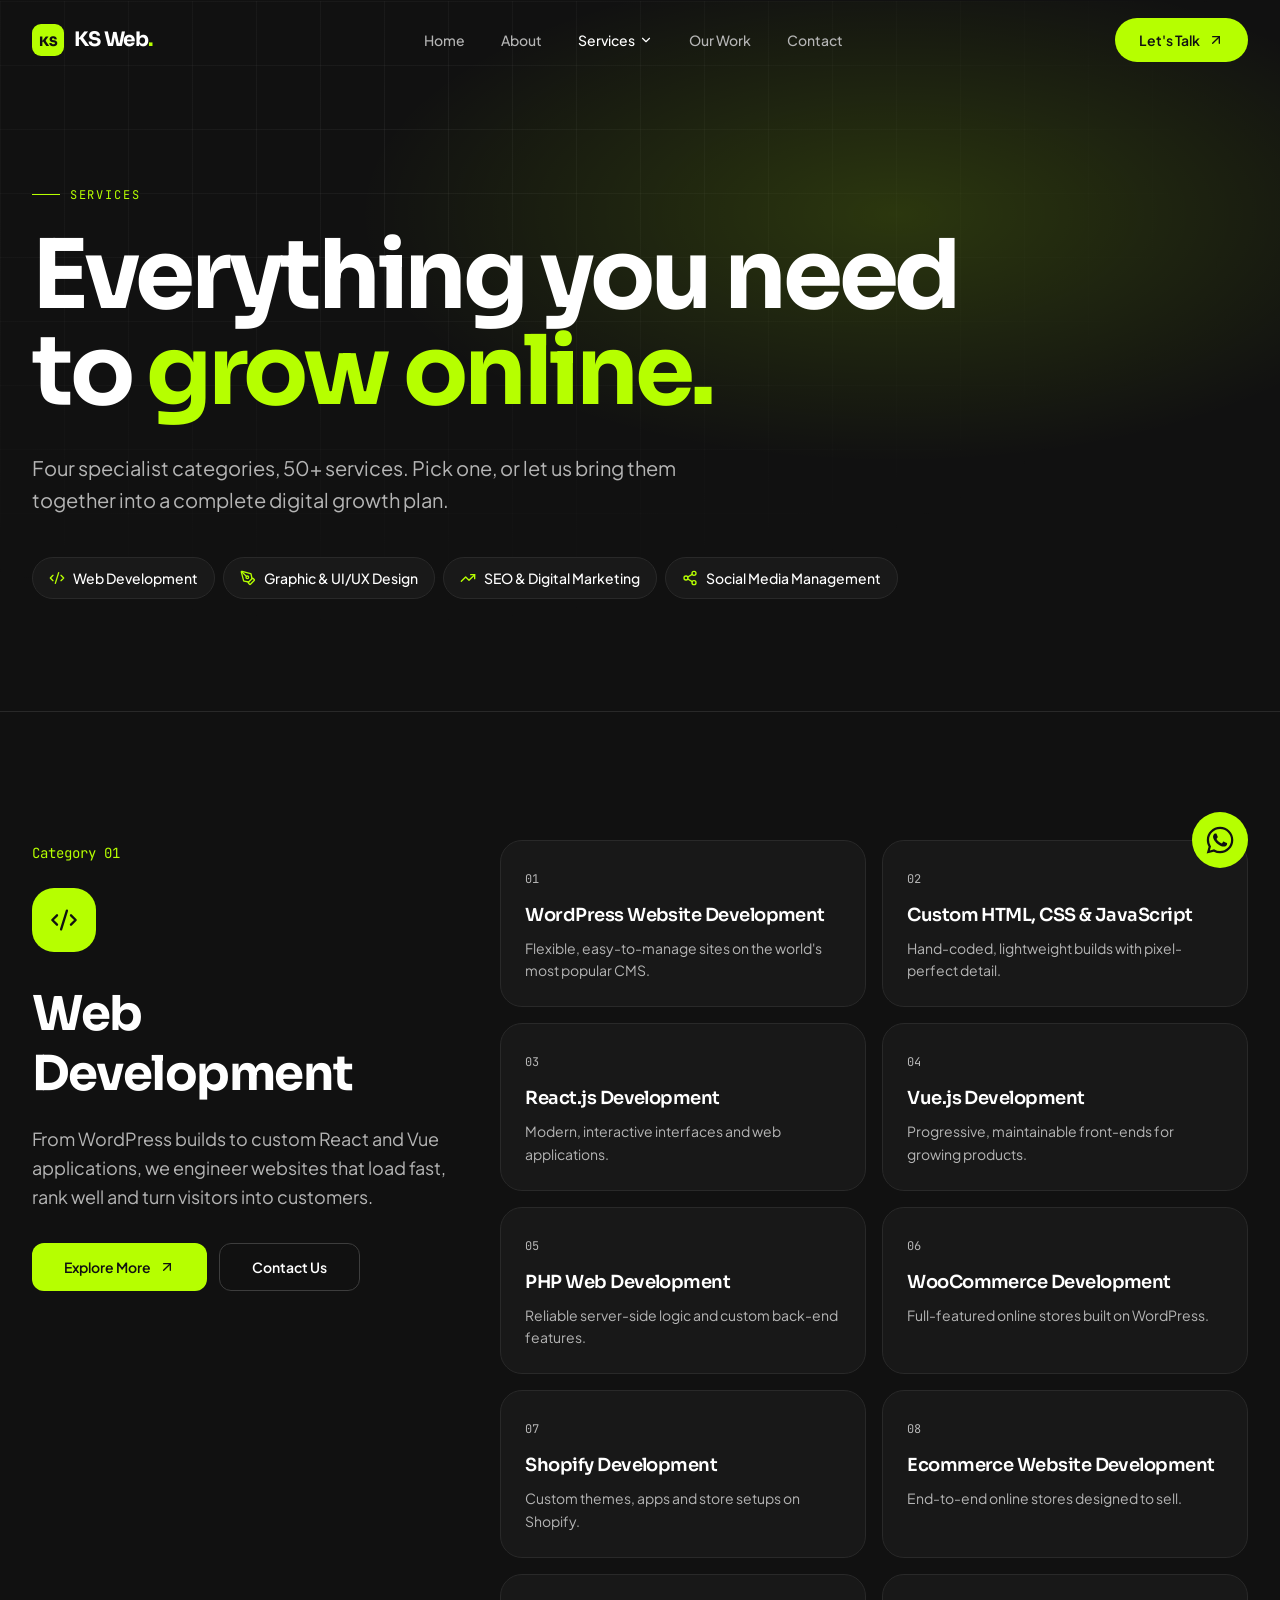
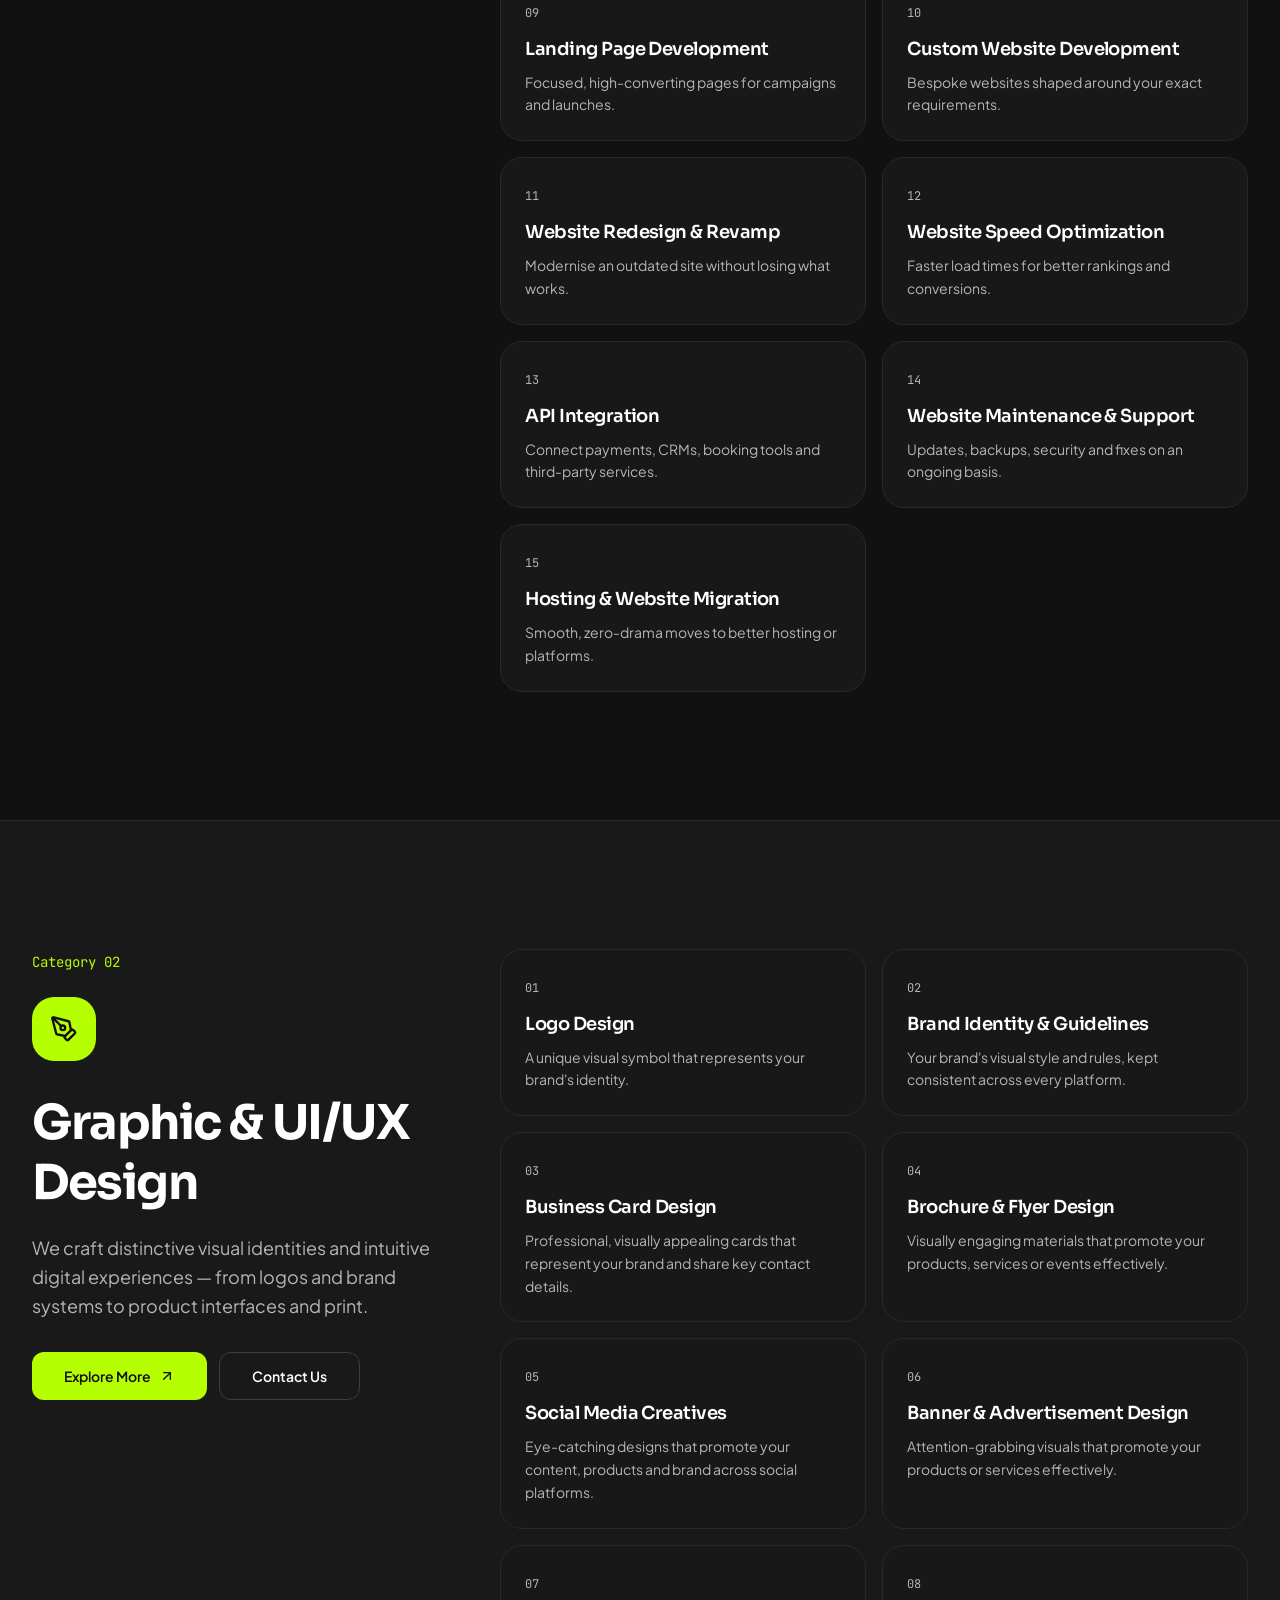
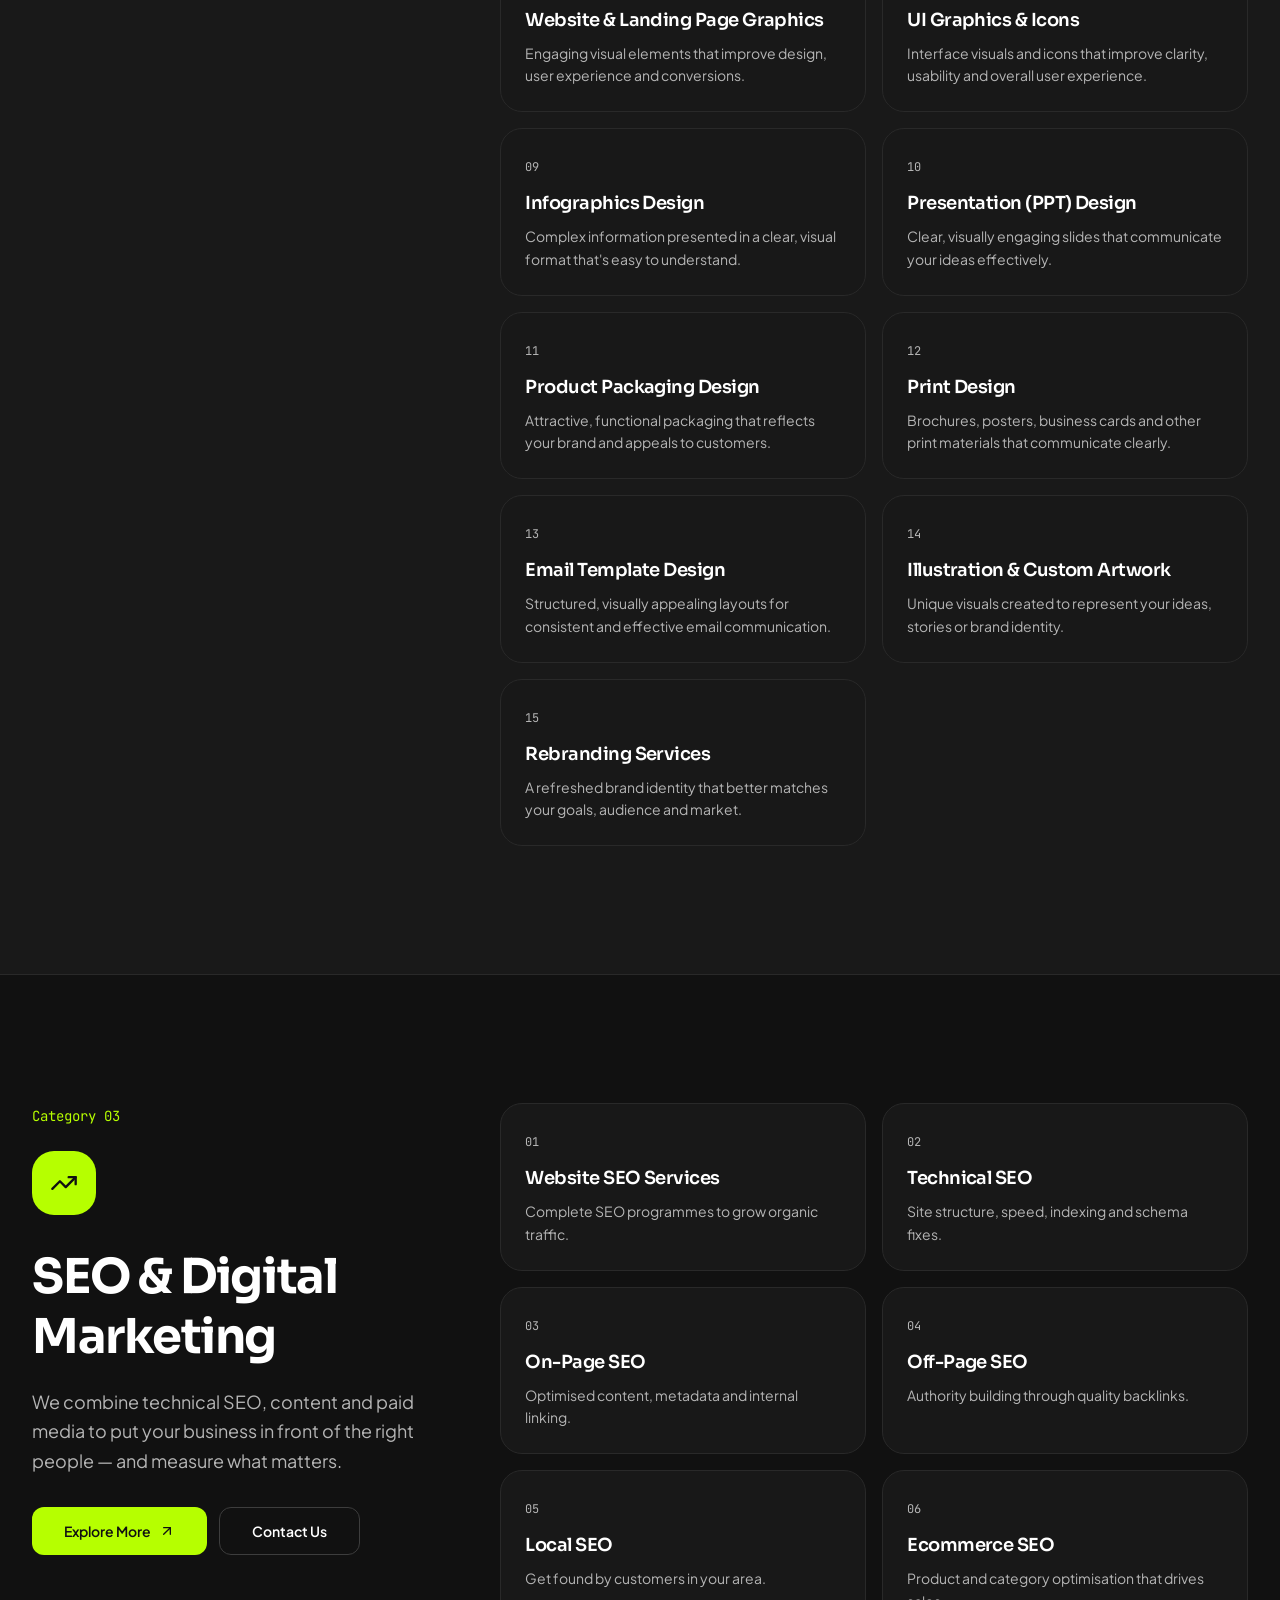
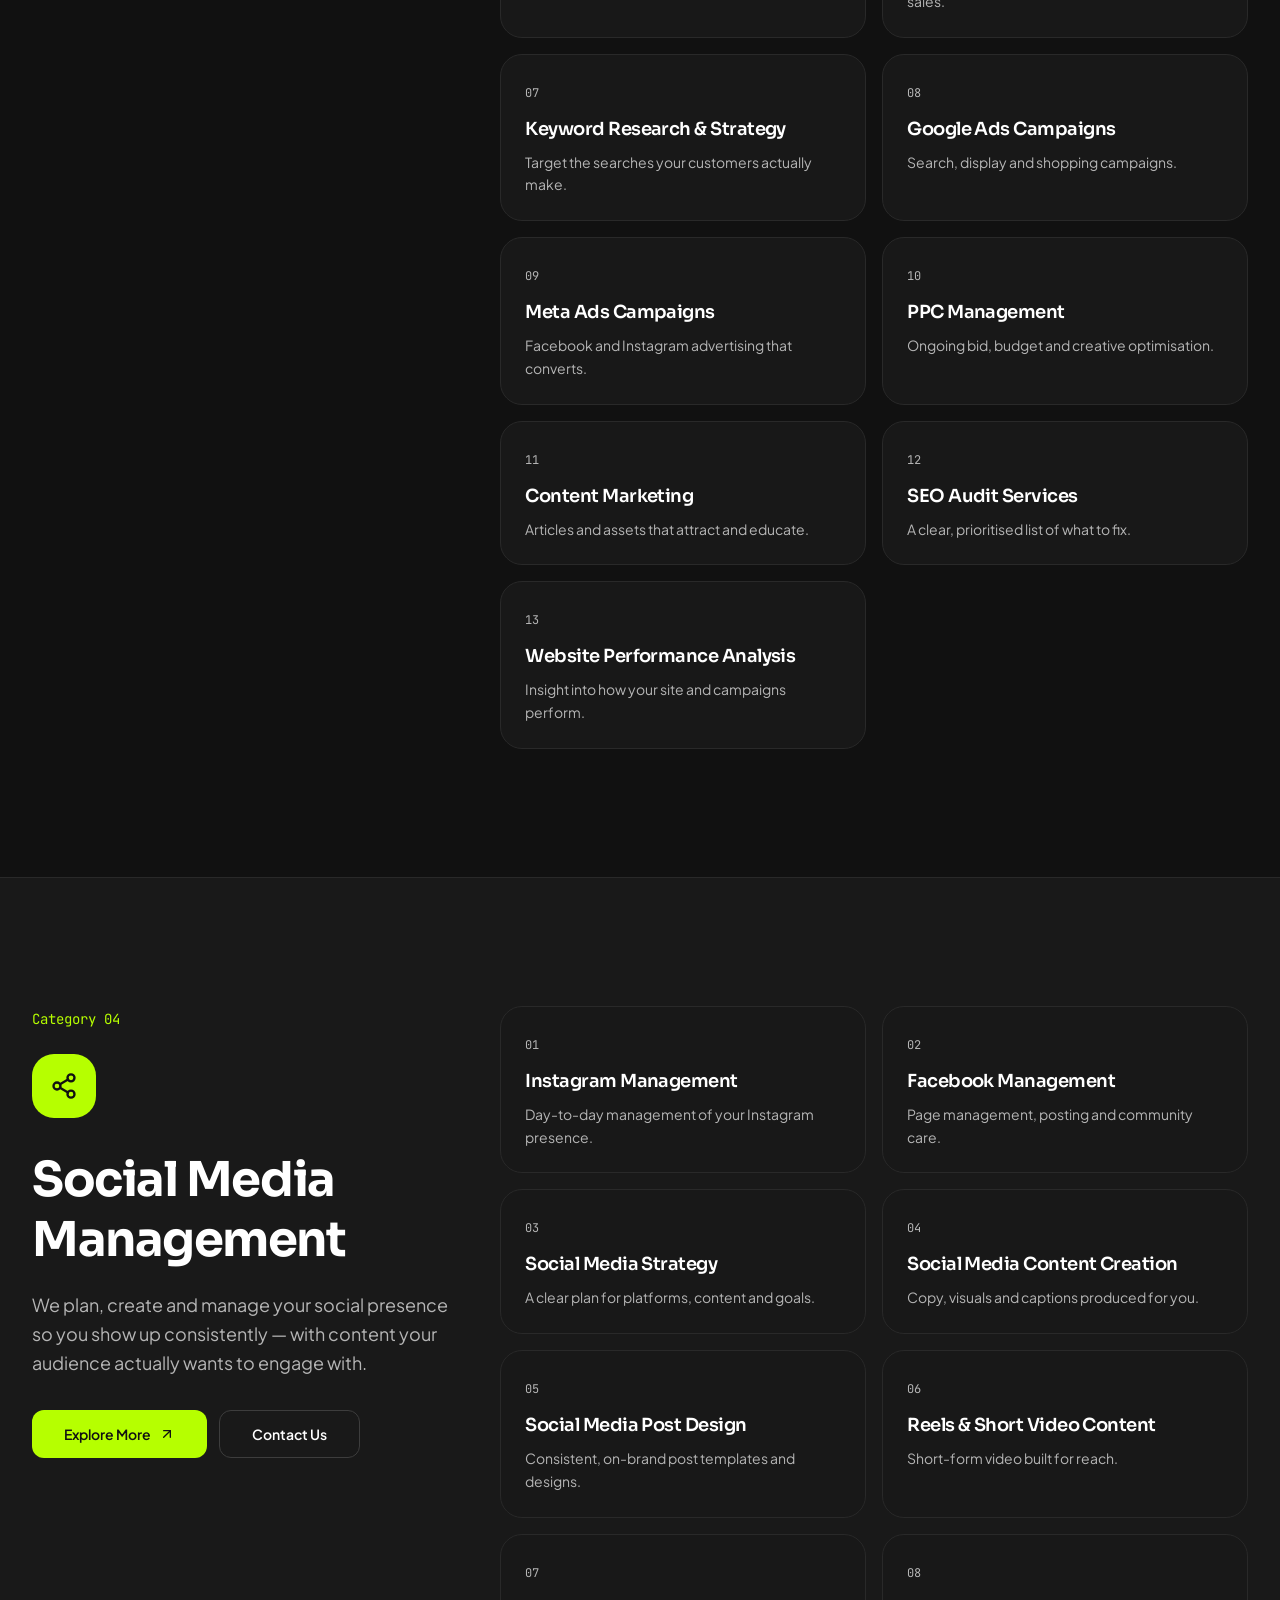
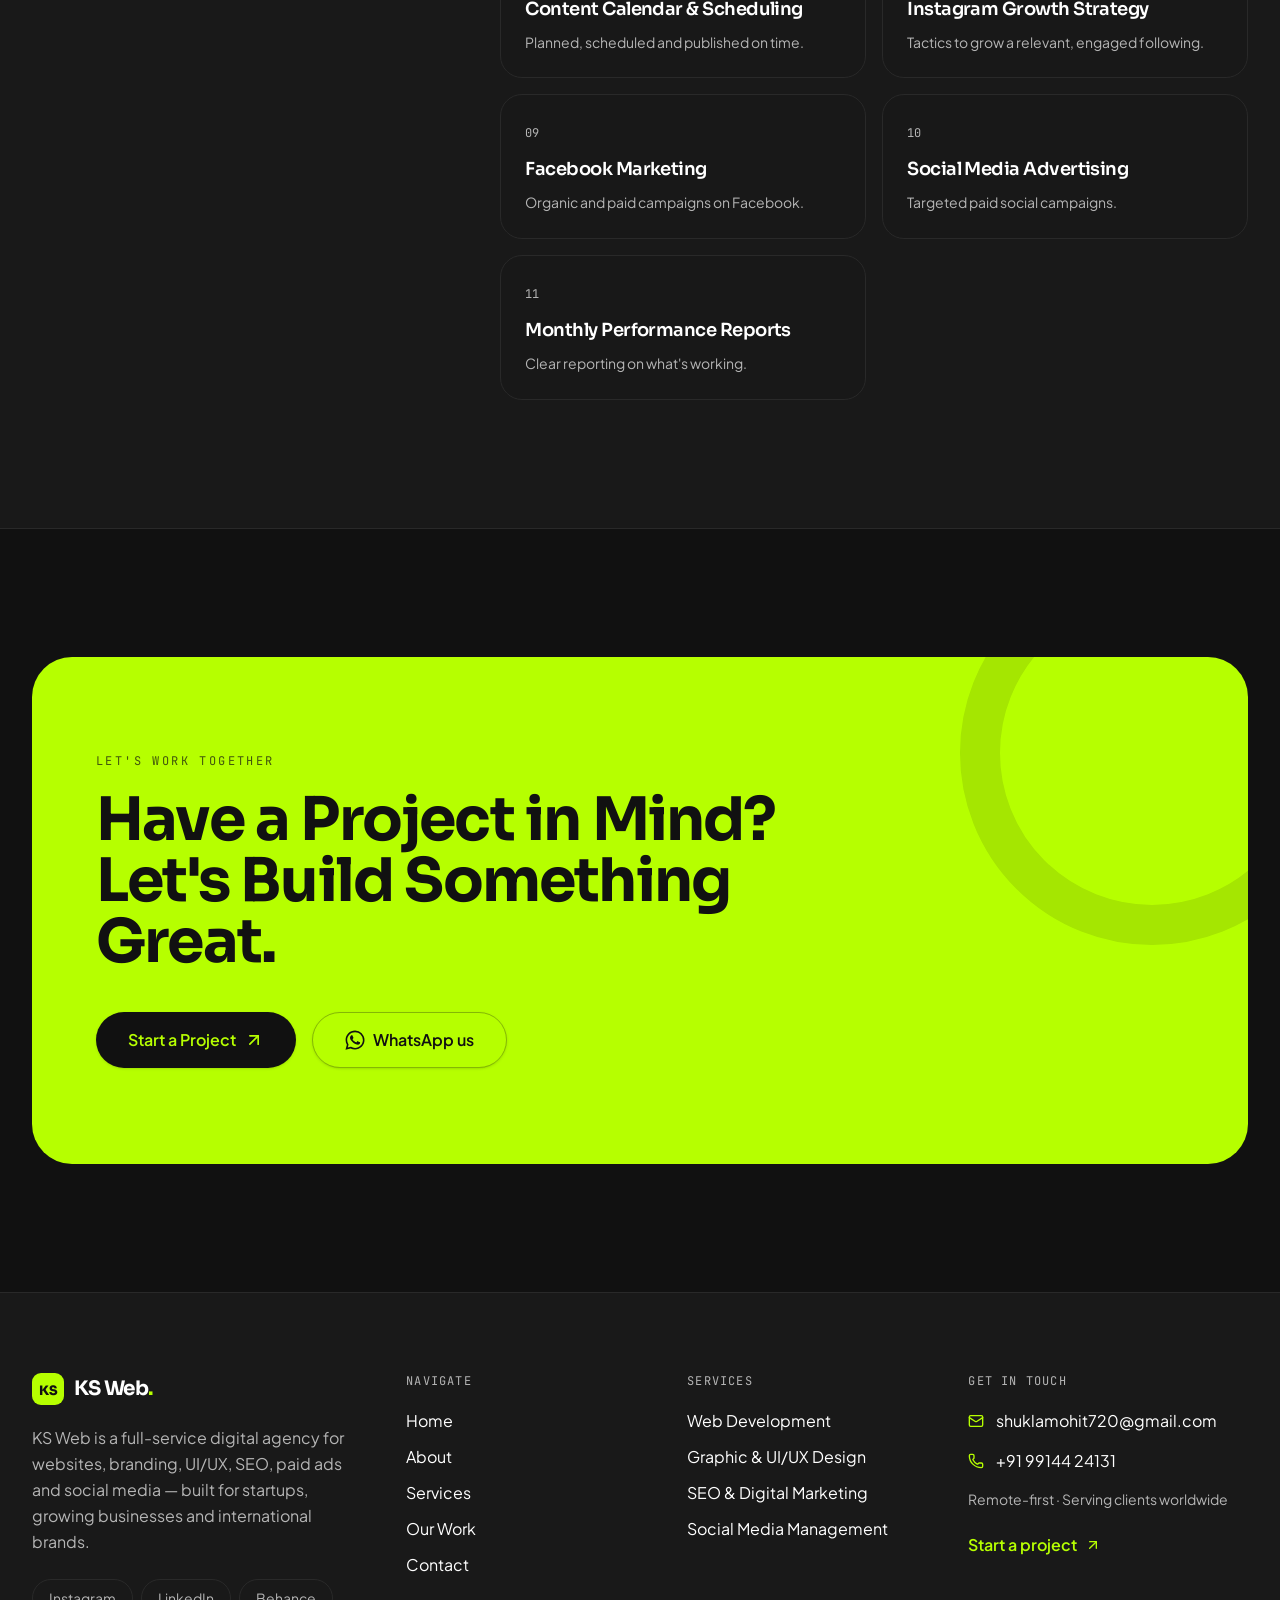
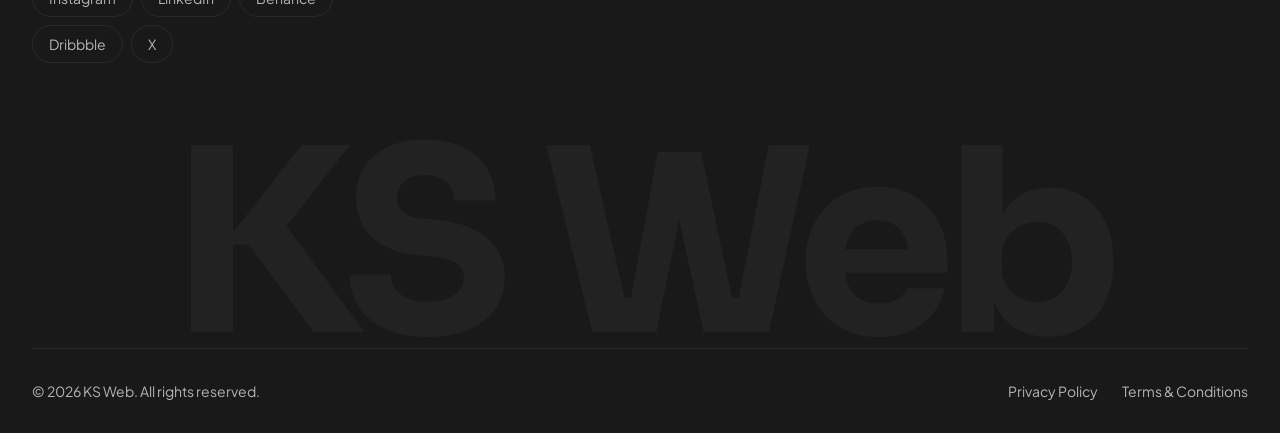
<file: services.html>
<!DOCTYPE html>
<html lang="en"><head><meta charset="utf-8"/><meta content="width=device-width, initial-scale=1" name="viewport"/><link href="https://fonts.googleapis.com/css2?family=Sora:wght@400;500;600;700;800&amp;family=Plus+Jakarta+Sans:wght@400;500;600;700&amp;family=JetBrains+Mono:wght@400;500&amp;display=swap" rel="stylesheet"/><link href="css/style.css" rel="stylesheet"/><title>Our Services | KS Web</title><meta content="#111111" name="theme-color"/><meta content="KS Web" name="author"/><meta content="KS Web" property="og:site_name"/><meta content="Web development, graphic &amp; UI/UX design, SEO &amp; digital marketing and social media management — every service your brand needs to grow." name="description"/><meta content="Our Services | KS Web" property="og:title"/><meta content="Web development, graphic &amp; UI/UX design, SEO &amp; digital marketing and social media management — every service your brand needs to grow." property="og:description"/><meta content="website" property="og:type"/><meta content="summary_large_image" name="twitter:card"/><meta content="Our Services | KS Web" name="twitter:title"/><meta content="Web development, graphic &amp; UI/UX design, SEO &amp; digital marketing and social media management — every service your brand needs to grow." name="twitter:description"/><link href="https://fonts.googleapis.com" rel="preconnect"/><link crossorigin="anonymous" href="https://fonts.gstatic.com" rel="preconnect"/><link href="images/favicon.png" rel="icon" type="image/png"/><link href="css/extra.css" rel="stylesheet"/><noscript><style>.opacity-0{opacity:1!important}.translate-y-6{transform:none!important}</style></noscript></head><body><a class="sr-only focus:not-sr-only focus:fixed focus:left-4 focus:top-4 focus:z-[60] focus:rounded-full focus:bg-primary focus:px-4 focus:py-2 focus:text-primary-foreground" href="#main">Skip to content</a><header class="sticky top-0 z-50 transition-all duration-300 border-b border-transparent bg-background/0"><div class="container-x flex h-20 items-center justify-between gap-6"><a aria-label="KS Web — home" class="flex items-center gap-2.5" href="index.html"><svg aria-hidden="true" class="size-8" viewbox="0 0 32 32"><rect class="fill-primary" height="32" rx="9" width="32"></rect><text class="fill-primary-foreground" style="font:800 13px Sora, sans-serif;letter-spacing:-0.5px" text-anchor="middle" x="16" y="21.5">KS</text></svg><span class="font-display text-xl font-bold tracking-tight text-foreground">KS Web<span class="text-primary">.</span></span></a><nav aria-label="Primary" class="hidden items-center gap-1 lg:flex"><a class="relative rounded-full px-4 py-2 text-sm font-medium text-muted-foreground transition-colors hover:text-foreground data-[status=active]:text-foreground" href="index.html">Home</a><a class="relative rounded-full px-4 py-2 text-sm font-medium text-muted-foreground transition-colors hover:text-foreground data-[status=active]:text-foreground" href="about.html">About</a><div class="relative"><a aria-current="page" aria-expanded="false" aria-haspopup="true" class="relative rounded-full px-4 py-2 text-sm font-medium text-muted-foreground transition-colors hover:text-foreground data-[status=active]:text-foreground inline-flex items-center gap-1 active" data-status="active" href="services.html">Services<svg aria-hidden="true" class="lucide lucide-chevron-down size-3.5 transition-transform" fill="none" height="24" stroke="currentColor" stroke-linecap="round" stroke-linejoin="round" stroke-width="2" viewbox="0 0 24 24" width="24" xmlns="http://www.w3.org/2000/svg"><path d="m6 9 6 6 6-6"></path></svg></a></div><a class="relative rounded-full px-4 py-2 text-sm font-medium text-muted-foreground transition-colors hover:text-foreground data-[status=active]:text-foreground" href="work.html">Our Work</a><a class="relative rounded-full px-4 py-2 text-sm font-medium text-muted-foreground transition-colors hover:text-foreground data-[status=active]:text-foreground" href="contact.html">Contact</a></nav><div class="flex items-center gap-3"><a class="items-center justify-center gap-2 whitespace-nowrap text-sm cursor-pointer focus-visible:outline-none focus-visible:ring-1 focus-visible:ring-ring disabled:pointer-events-none disabled:opacity-50 disabled:cursor-not-allowed [&amp;_svg]:pointer-events-none [&amp;_svg]:size-4 [&amp;_svg]:shrink-0 rounded-full bg-primary font-semibold text-primary-foreground hover:glow-primary hover:-translate-y-0.5 transition-all duration-300 py-2 hidden h-11 px-6 sm:inline-flex" href="contact.html">Let's Talk <svg aria-hidden="true" class="lucide lucide-arrow-up-right" fill="none" height="24" stroke="currentColor" stroke-linecap="round" stroke-linejoin="round" stroke-width="2" viewbox="0 0 24 24" width="24" xmlns="http://www.w3.org/2000/svg"><path d="M7 7h10v10"></path><path d="M7 17 17 7"></path></svg></a><button aria-expanded="false" aria-haspopup="dialog" aria-label="Open menu" class="grid size-11 place-items-center rounded-full border border-border text-foreground lg:hidden" data-state="closed" type="button"><svg aria-hidden="true" class="lucide lucide-menu size-5" fill="none" height="24" stroke="currentColor" stroke-linecap="round" stroke-linejoin="round" stroke-width="2" viewbox="0 0 24 24" width="24" xmlns="http://www.w3.org/2000/svg"><path d="M4 5h16"></path><path d="M4 12h16"></path><path d="M4 19h16"></path></svg></button></div></div><div class="absolute inset-x-0 top-full hidden origin-top border-b border-border bg-background shadow-card transition-all duration-300 lg:block invisible -translate-y-2 opacity-0"><div class="container-x grid grid-cols-5 gap-4 py-8"><a class="group rounded-2xl border border-border bg-card p-5 transition-colors hover:border-primary/50" href="services-web-development.html"><div class="flex items-center justify-between"><span class="grid size-10 place-items-center rounded-xl bg-surface-raised text-primary"><svg aria-hidden="true" class="lucide lucide-code-xml size-5" fill="none" height="24" stroke="currentColor" stroke-linecap="round" stroke-linejoin="round" stroke-width="2" viewbox="0 0 24 24" width="24" xmlns="http://www.w3.org/2000/svg"><path d="m18 16 4-4-4-4"></path><path d="m6 8-4 4 4 4"></path><path d="m14.5 4-5 16"></path></svg></span><span class="font-mono text-xs text-muted-foreground">01</span></div><h3 class="mt-5 text-base font-semibold text-foreground">Web Development</h3><p class="mt-1.5 text-sm leading-relaxed text-muted-foreground">Fast, scalable websites and stores built to convert.</p><ul class="mt-4 space-y-1.5 text-sm text-muted-foreground"><li class="truncate">— WordPress Website Development</li><li class="truncate">— Custom HTML, CSS &amp; JavaScript</li><li class="truncate">— React.js Development</li><li class="truncate">— Vue.js Development</li></ul><span class="mt-4 inline-flex items-center gap-1.5 text-sm font-semibold text-primary">Explore <svg aria-hidden="true" class="lucide lucide-arrow-right size-4 transition-transform group-hover:translate-x-1" fill="none" height="24" stroke="currentColor" stroke-linecap="round" stroke-linejoin="round" stroke-width="2" viewbox="0 0 24 24" width="24" xmlns="http://www.w3.org/2000/svg"><path d="M5 12h14"></path><path d="m12 5 7 7-7 7"></path></svg></span></a><a class="group rounded-2xl border border-border bg-card p-5 transition-colors hover:border-primary/50" href="services-design.html"><div class="flex items-center justify-between"><span class="grid size-10 place-items-center rounded-xl bg-surface-raised text-primary"><svg aria-hidden="true" class="lucide lucide-pen-tool size-5" fill="none" height="24" stroke="currentColor" stroke-linecap="round" stroke-linejoin="round" stroke-width="2" viewbox="0 0 24 24" width="24" xmlns="http://www.w3.org/2000/svg"><path d="M15.707 21.293a1 1 0 0 1-1.414 0l-1.586-1.586a1 1 0 0 1 0-1.414l5.586-5.586a1 1 0 0 1 1.414 0l1.586 1.586a1 1 0 0 1 0 1.414z"></path><path d="m18 13-1.375-6.874a1 1 0 0 0-.746-.776L3.235 2.028a1 1 0 0 0-1.207 1.207L5.35 15.879a1 1 0 0 0 .776.746L13 18"></path><path d="m2.3 2.3 7.286 7.286"></path><circle cx="11" cy="11" r="2"></circle></svg></span><span class="font-mono text-xs text-muted-foreground">02</span></div><h3 class="mt-5 text-base font-semibold text-foreground">Graphic &amp; UI/UX Design</h3><p class="mt-1.5 text-sm leading-relaxed text-muted-foreground">Brand identities and interfaces people remember.</p><ul class="mt-4 space-y-1.5 text-sm text-muted-foreground"><li class="truncate">— Logo Design</li><li class="truncate">— Brand Identity &amp; Guidelines</li><li class="truncate">— Business Card Design</li><li class="truncate">— Brochure &amp; Flyer Design</li></ul><span class="mt-4 inline-flex items-center gap-1.5 text-sm font-semibold text-primary">Explore <svg aria-hidden="true" class="lucide lucide-arrow-right size-4 transition-transform group-hover:translate-x-1" fill="none" height="24" stroke="currentColor" stroke-linecap="round" stroke-linejoin="round" stroke-width="2" viewbox="0 0 24 24" width="24" xmlns="http://www.w3.org/2000/svg"><path d="M5 12h14"></path><path d="m12 5 7 7-7 7"></path></svg></span></a><a class="group rounded-2xl border border-border bg-card p-5 transition-colors hover:border-primary/50" href="services-seo-digital-marketing.html"><div class="flex items-center justify-between"><span class="grid size-10 place-items-center rounded-xl bg-surface-raised text-primary"><svg aria-hidden="true" class="lucide lucide-trending-up size-5" fill="none" height="24" stroke="currentColor" stroke-linecap="round" stroke-linejoin="round" stroke-width="2" viewbox="0 0 24 24" width="24" xmlns="http://www.w3.org/2000/svg"><path d="M16 7h6v6"></path><path d="m22 7-8.5 8.5-5-5L2 17"></path></svg></span><span class="font-mono text-xs text-muted-foreground">03</span></div><h3 class="mt-5 text-base font-semibold text-foreground">SEO &amp; Digital Marketing</h3><p class="mt-1.5 text-sm leading-relaxed text-muted-foreground">Visibility, traffic and leads that compound.</p><ul class="mt-4 space-y-1.5 text-sm text-muted-foreground"><li class="truncate">— Website SEO Services</li><li class="truncate">— Technical SEO</li><li class="truncate">— On-Page SEO</li><li class="truncate">— Off-Page SEO</li></ul><span class="mt-4 inline-flex items-center gap-1.5 text-sm font-semibold text-primary">Explore <svg aria-hidden="true" class="lucide lucide-arrow-right size-4 transition-transform group-hover:translate-x-1" fill="none" height="24" stroke="currentColor" stroke-linecap="round" stroke-linejoin="round" stroke-width="2" viewbox="0 0 24 24" width="24" xmlns="http://www.w3.org/2000/svg"><path d="M5 12h14"></path><path d="m12 5 7 7-7 7"></path></svg></span></a><a class="group rounded-2xl border border-border bg-card p-5 transition-colors hover:border-primary/50" href="services-social-media.html"><div class="flex items-center justify-between"><span class="grid size-10 place-items-center rounded-xl bg-surface-raised text-primary"><svg aria-hidden="true" class="lucide lucide-share2 lucide-share-2 size-5" fill="none" height="24" stroke="currentColor" stroke-linecap="round" stroke-linejoin="round" stroke-width="2" viewbox="0 0 24 24" width="24" xmlns="http://www.w3.org/2000/svg"><circle cx="18" cy="5" r="3"></circle><circle cx="6" cy="12" r="3"></circle><circle cx="18" cy="19" r="3"></circle><line x1="8.59" x2="15.42" y1="13.51" y2="17.49"></line><line x1="15.41" x2="8.59" y1="6.51" y2="10.49"></line></svg></span><span class="font-mono text-xs text-muted-foreground">04</span></div><h3 class="mt-5 text-base font-semibold text-foreground">Social Media Management</h3><p class="mt-1.5 text-sm leading-relaxed text-muted-foreground">Consistent, on-brand content that builds community.</p><ul class="mt-4 space-y-1.5 text-sm text-muted-foreground"><li class="truncate">— Instagram Management</li><li class="truncate">— Facebook Management</li><li class="truncate">— Social Media Strategy</li><li class="truncate">— Social Media Content Creation</li></ul><span class="mt-4 inline-flex items-center gap-1.5 text-sm font-semibold text-primary">Explore <svg aria-hidden="true" class="lucide lucide-arrow-right size-4 transition-transform group-hover:translate-x-1" fill="none" height="24" stroke="currentColor" stroke-linecap="round" stroke-linejoin="round" stroke-width="2" viewbox="0 0 24 24" width="24" xmlns="http://www.w3.org/2000/svg"><path d="M5 12h14"></path><path d="m12 5 7 7-7 7"></path></svg></span></a><div class="flex flex-col justify-between rounded-2xl bg-primary p-6 text-primary-foreground"><div><p class="font-mono text-xs uppercase tracking-widest opacity-70">Start a project</p><p class="mt-3 font-display text-xl font-bold leading-snug">Not sure what you need? Let's figure it out together.</p></div><a class="mt-6 inline-flex items-center gap-2 text-sm font-semibold underline-offset-4 hover:underline" href="contact.html">Book a free consultation <svg aria-hidden="true" class="lucide lucide-arrow-up-right size-4" fill="none" height="24" stroke="currentColor" stroke-linecap="round" stroke-linejoin="round" stroke-width="2" viewbox="0 0 24 24" width="24" xmlns="http://www.w3.org/2000/svg"><path d="M7 7h10v10"></path><path d="M7 17 17 7"></path></svg></a></div></div></div></header><main id="main"><section class="relative -mt-20 overflow-hidden border-b border-border pt-20"><div aria-hidden="true" class="absolute inset-0 bg-grid [mask-image:radial-gradient(70%_70%_at_30%_20%,black,transparent)]"></div><div aria-hidden="true" class="absolute inset-0 radial-fade"></div><div class="container-x relative pb-20 pt-16 lg:pb-28 lg:pt-24"><span class="eyebrow animate-fade-up">Services</span><h1 class="text-display mt-6 max-w-5xl animate-fade-up text-5xl text-foreground [animation-delay:80ms] md:text-7xl lg:text-8xl">Everything you need to <span class="text-accent-mark">grow online.</span></h1><p class="mt-8 max-w-2xl animate-fade-up text-lg leading-relaxed text-muted-foreground [animation-delay:160ms] md:text-xl">Four specialist categories, 50+ services. Pick one, or let us bring them together into a complete digital growth plan.</p><div class="mt-10 animate-fade-up [animation-delay:240ms]"><nav aria-label="Service categories" class="flex flex-wrap gap-2"><a class="inline-flex items-center gap-2 rounded-full border border-border bg-surface px-4 py-2.5 text-sm font-medium text-foreground transition-colors hover:border-primary hover:text-primary" href="#web-development"><svg aria-hidden="true" class="lucide lucide-code-xml size-4 text-primary" fill="none" height="24" stroke="currentColor" stroke-linecap="round" stroke-linejoin="round" stroke-width="2" viewbox="0 0 24 24" width="24" xmlns="http://www.w3.org/2000/svg"><path d="m18 16 4-4-4-4"></path><path d="m6 8-4 4 4 4"></path><path d="m14.5 4-5 16"></path></svg> Web Development</a><a class="inline-flex items-center gap-2 rounded-full border border-border bg-surface px-4 py-2.5 text-sm font-medium text-foreground transition-colors hover:border-primary hover:text-primary" href="#design"><svg aria-hidden="true" class="lucide lucide-pen-tool size-4 text-primary" fill="none" height="24" stroke="currentColor" stroke-linecap="round" stroke-linejoin="round" stroke-width="2" viewbox="0 0 24 24" width="24" xmlns="http://www.w3.org/2000/svg"><path d="M15.707 21.293a1 1 0 0 1-1.414 0l-1.586-1.586a1 1 0 0 1 0-1.414l5.586-5.586a1 1 0 0 1 1.414 0l1.586 1.586a1 1 0 0 1 0 1.414z"></path><path d="m18 13-1.375-6.874a1 1 0 0 0-.746-.776L3.235 2.028a1 1 0 0 0-1.207 1.207L5.35 15.879a1 1 0 0 0 .776.746L13 18"></path><path d="m2.3 2.3 7.286 7.286"></path><circle cx="11" cy="11" r="2"></circle></svg> Graphic &amp; UI/UX Design</a><a class="inline-flex items-center gap-2 rounded-full border border-border bg-surface px-4 py-2.5 text-sm font-medium text-foreground transition-colors hover:border-primary hover:text-primary" href="#seo-digital-marketing"><svg aria-hidden="true" class="lucide lucide-trending-up size-4 text-primary" fill="none" height="24" stroke="currentColor" stroke-linecap="round" stroke-linejoin="round" stroke-width="2" viewbox="0 0 24 24" width="24" xmlns="http://www.w3.org/2000/svg"><path d="M16 7h6v6"></path><path d="m22 7-8.5 8.5-5-5L2 17"></path></svg> SEO &amp; Digital Marketing</a><a class="inline-flex items-center gap-2 rounded-full border border-border bg-surface px-4 py-2.5 text-sm font-medium text-foreground transition-colors hover:border-primary hover:text-primary" href="#social-media"><svg aria-hidden="true" class="lucide lucide-share2 lucide-share-2 size-4 text-primary" fill="none" height="24" stroke="currentColor" stroke-linecap="round" stroke-linejoin="round" stroke-width="2" viewbox="0 0 24 24" width="24" xmlns="http://www.w3.org/2000/svg"><circle cx="18" cy="5" r="3"></circle><circle cx="6" cy="12" r="3"></circle><circle cx="18" cy="19" r="3"></circle><line x1="8.59" x2="15.42" y1="13.51" y2="17.49"></line><line x1="15.41" x2="8.59" y1="6.51" y2="10.49"></line></svg> Social Media Management</a></nav></div></div></section><section class="section-y scroll-mt-20 border-b border-border" id="web-development"><div class="container-x grid gap-12 lg:grid-cols-[0.9fr_1.6fr]"><div class="lg:sticky lg:top-28 lg:self-start"><span class="font-mono text-sm text-primary">Category 01</span><span class="mt-6 grid size-16 place-items-center rounded-2xl bg-primary text-primary-foreground"><svg aria-hidden="true" class="lucide lucide-code-xml size-7" fill="none" height="24" stroke="currentColor" stroke-linecap="round" stroke-linejoin="round" stroke-width="2" viewbox="0 0 24 24" width="24" xmlns="http://www.w3.org/2000/svg"><path d="m18 16 4-4-4-4"></path><path d="m6 8-4 4 4 4"></path><path d="m14.5 4-5 16"></path></svg></span><h2 class="mt-8 text-4xl font-bold leading-tight md:text-5xl">Web Development</h2><p class="mt-5 text-lg leading-relaxed text-muted-foreground">From WordPress builds to custom React and Vue applications, we engineer websites that load fast, rank well and turn visitors into customers.</p><div class="mt-8 flex flex-wrap gap-3"><a class="inline-flex items-center justify-center gap-2 whitespace-nowrap text-sm cursor-pointer focus-visible:outline-none focus-visible:ring-1 focus-visible:ring-ring disabled:pointer-events-none disabled:opacity-50 disabled:cursor-not-allowed [&amp;_svg]:pointer-events-none [&amp;_svg]:size-4 [&amp;_svg]:shrink-0 bg-primary font-semibold text-primary-foreground hover:glow-primary hover:-translate-y-0.5 transition-all duration-300 rounded-md px-8 h-12" href="services-web-development.html">Explore More <svg aria-hidden="true" class="lucide lucide-arrow-up-right" fill="none" height="24" stroke="currentColor" stroke-linecap="round" stroke-linejoin="round" stroke-width="2" viewbox="0 0 24 24" width="24" xmlns="http://www.w3.org/2000/svg"><path d="M7 7h10v10"></path><path d="M7 17 17 7"></path></svg></a><a class="inline-flex items-center justify-center gap-2 whitespace-nowrap text-sm cursor-pointer focus-visible:outline-none focus-visible:ring-1 focus-visible:ring-ring disabled:pointer-events-none disabled:opacity-50 disabled:cursor-not-allowed [&amp;_svg]:pointer-events-none [&amp;_svg]:size-4 [&amp;_svg]:shrink-0 border border-border-strong bg-transparent font-semibold text-foreground hover:border-primary hover:text-primary transition-all duration-300 rounded-md px-8 h-12" href="contact.html">Contact Us</a></div></div><ul class="grid gap-4 sm:grid-cols-2"><li class="transition-all duration-700 ease-out translate-y-6 opacity-0" style="transition-delay:0ms"><div class="card-premium h-full p-6"><span class="font-mono text-xs text-muted-foreground">01</span><h3 class="mt-3 text-lg font-semibold">WordPress Website Development</h3><p class="mt-2 text-sm leading-relaxed text-muted-foreground">Flexible, easy-to-manage sites on the world's most popular CMS.</p></div></li><li class="transition-all duration-700 ease-out translate-y-6 opacity-0" style="transition-delay:60ms"><div class="card-premium h-full p-6"><span class="font-mono text-xs text-muted-foreground">02</span><h3 class="mt-3 text-lg font-semibold">Custom HTML, CSS &amp; JavaScript</h3><p class="mt-2 text-sm leading-relaxed text-muted-foreground">Hand-coded, lightweight builds with pixel-perfect detail.</p></div></li><li class="transition-all duration-700 ease-out translate-y-6 opacity-0" style="transition-delay:0ms"><div class="card-premium h-full p-6"><span class="font-mono text-xs text-muted-foreground">03</span><h3 class="mt-3 text-lg font-semibold">React.js Development</h3><p class="mt-2 text-sm leading-relaxed text-muted-foreground">Modern, interactive interfaces and web applications.</p></div></li><li class="transition-all duration-700 ease-out translate-y-6 opacity-0" style="transition-delay:60ms"><div class="card-premium h-full p-6"><span class="font-mono text-xs text-muted-foreground">04</span><h3 class="mt-3 text-lg font-semibold">Vue.js Development</h3><p class="mt-2 text-sm leading-relaxed text-muted-foreground">Progressive, maintainable front-ends for growing products.</p></div></li><li class="transition-all duration-700 ease-out translate-y-6 opacity-0" style="transition-delay:0ms"><div class="card-premium h-full p-6"><span class="font-mono text-xs text-muted-foreground">05</span><h3 class="mt-3 text-lg font-semibold">PHP Web Development</h3><p class="mt-2 text-sm leading-relaxed text-muted-foreground">Reliable server-side logic and custom back-end features.</p></div></li><li class="transition-all duration-700 ease-out translate-y-6 opacity-0" style="transition-delay:60ms"><div class="card-premium h-full p-6"><span class="font-mono text-xs text-muted-foreground">06</span><h3 class="mt-3 text-lg font-semibold">WooCommerce Development</h3><p class="mt-2 text-sm leading-relaxed text-muted-foreground">Full-featured online stores built on WordPress.</p></div></li><li class="transition-all duration-700 ease-out translate-y-6 opacity-0" style="transition-delay:0ms"><div class="card-premium h-full p-6"><span class="font-mono text-xs text-muted-foreground">07</span><h3 class="mt-3 text-lg font-semibold">Shopify Development</h3><p class="mt-2 text-sm leading-relaxed text-muted-foreground">Custom themes, apps and store setups on Shopify.</p></div></li><li class="transition-all duration-700 ease-out translate-y-6 opacity-0" style="transition-delay:60ms"><div class="card-premium h-full p-6"><span class="font-mono text-xs text-muted-foreground">08</span><h3 class="mt-3 text-lg font-semibold">Ecommerce Website Development</h3><p class="mt-2 text-sm leading-relaxed text-muted-foreground">End-to-end online stores designed to sell.</p></div></li><li class="transition-all duration-700 ease-out translate-y-6 opacity-0" style="transition-delay:0ms"><div class="card-premium h-full p-6"><span class="font-mono text-xs text-muted-foreground">09</span><h3 class="mt-3 text-lg font-semibold">Landing Page Development</h3><p class="mt-2 text-sm leading-relaxed text-muted-foreground">Focused, high-converting pages for campaigns and launches.</p></div></li><li class="transition-all duration-700 ease-out translate-y-6 opacity-0" style="transition-delay:60ms"><div class="card-premium h-full p-6"><span class="font-mono text-xs text-muted-foreground">10</span><h3 class="mt-3 text-lg font-semibold">Custom Website Development</h3><p class="mt-2 text-sm leading-relaxed text-muted-foreground">Bespoke websites shaped around your exact requirements.</p></div></li><li class="transition-all duration-700 ease-out translate-y-6 opacity-0" style="transition-delay:0ms"><div class="card-premium h-full p-6"><span class="font-mono text-xs text-muted-foreground">11</span><h3 class="mt-3 text-lg font-semibold">Website Redesign &amp; Revamp</h3><p class="mt-2 text-sm leading-relaxed text-muted-foreground">Modernise an outdated site without losing what works.</p></div></li><li class="transition-all duration-700 ease-out translate-y-6 opacity-0" style="transition-delay:60ms"><div class="card-premium h-full p-6"><span class="font-mono text-xs text-muted-foreground">12</span><h3 class="mt-3 text-lg font-semibold">Website Speed Optimization</h3><p class="mt-2 text-sm leading-relaxed text-muted-foreground">Faster load times for better rankings and conversions.</p></div></li><li class="transition-all duration-700 ease-out translate-y-6 opacity-0" style="transition-delay:0ms"><div class="card-premium h-full p-6"><span class="font-mono text-xs text-muted-foreground">13</span><h3 class="mt-3 text-lg font-semibold">API Integration</h3><p class="mt-2 text-sm leading-relaxed text-muted-foreground">Connect payments, CRMs, booking tools and third-party services.</p></div></li><li class="transition-all duration-700 ease-out translate-y-6 opacity-0" style="transition-delay:60ms"><div class="card-premium h-full p-6"><span class="font-mono text-xs text-muted-foreground">14</span><h3 class="mt-3 text-lg font-semibold">Website Maintenance &amp; Support</h3><p class="mt-2 text-sm leading-relaxed text-muted-foreground">Updates, backups, security and fixes on an ongoing basis.</p></div></li><li class="transition-all duration-700 ease-out translate-y-6 opacity-0" style="transition-delay:0ms"><div class="card-premium h-full p-6"><span class="font-mono text-xs text-muted-foreground">15</span><h3 class="mt-3 text-lg font-semibold">Hosting &amp; Website Migration</h3><p class="mt-2 text-sm leading-relaxed text-muted-foreground">Smooth, zero-drama moves to better hosting or platforms.</p></div></li></ul></div></section><section class="section-y scroll-mt-20 border-b border-border bg-surface" id="design"><div class="container-x grid gap-12 lg:grid-cols-[0.9fr_1.6fr]"><div class="lg:sticky lg:top-28 lg:self-start"><span class="font-mono text-sm text-primary">Category 02</span><span class="mt-6 grid size-16 place-items-center rounded-2xl bg-primary text-primary-foreground"><svg aria-hidden="true" class="lucide lucide-pen-tool size-7" fill="none" height="24" stroke="currentColor" stroke-linecap="round" stroke-linejoin="round" stroke-width="2" viewbox="0 0 24 24" width="24" xmlns="http://www.w3.org/2000/svg"><path d="M15.707 21.293a1 1 0 0 1-1.414 0l-1.586-1.586a1 1 0 0 1 0-1.414l5.586-5.586a1 1 0 0 1 1.414 0l1.586 1.586a1 1 0 0 1 0 1.414z"></path><path d="m18 13-1.375-6.874a1 1 0 0 0-.746-.776L3.235 2.028a1 1 0 0 0-1.207 1.207L5.35 15.879a1 1 0 0 0 .776.746L13 18"></path><path d="m2.3 2.3 7.286 7.286"></path><circle cx="11" cy="11" r="2"></circle></svg></span><h2 class="mt-8 text-4xl font-bold leading-tight md:text-5xl">Graphic &amp; UI/UX Design</h2><p class="mt-5 text-lg leading-relaxed text-muted-foreground">We craft distinctive visual identities and intuitive digital experiences — from logos and brand systems to product interfaces and print.</p><div class="mt-8 flex flex-wrap gap-3"><a class="inline-flex items-center justify-center gap-2 whitespace-nowrap text-sm cursor-pointer focus-visible:outline-none focus-visible:ring-1 focus-visible:ring-ring disabled:pointer-events-none disabled:opacity-50 disabled:cursor-not-allowed [&amp;_svg]:pointer-events-none [&amp;_svg]:size-4 [&amp;_svg]:shrink-0 bg-primary font-semibold text-primary-foreground hover:glow-primary hover:-translate-y-0.5 transition-all duration-300 rounded-md px-8 h-12" href="services-design.html">Explore More <svg aria-hidden="true" class="lucide lucide-arrow-up-right" fill="none" height="24" stroke="currentColor" stroke-linecap="round" stroke-linejoin="round" stroke-width="2" viewbox="0 0 24 24" width="24" xmlns="http://www.w3.org/2000/svg"><path d="M7 7h10v10"></path><path d="M7 17 17 7"></path></svg></a><a class="inline-flex items-center justify-center gap-2 whitespace-nowrap text-sm cursor-pointer focus-visible:outline-none focus-visible:ring-1 focus-visible:ring-ring disabled:pointer-events-none disabled:opacity-50 disabled:cursor-not-allowed [&amp;_svg]:pointer-events-none [&amp;_svg]:size-4 [&amp;_svg]:shrink-0 border border-border-strong bg-transparent font-semibold text-foreground hover:border-primary hover:text-primary transition-all duration-300 rounded-md px-8 h-12" href="contact.html">Contact Us</a></div></div><ul class="grid gap-4 sm:grid-cols-2"><li class="transition-all duration-700 ease-out translate-y-6 opacity-0" style="transition-delay:0ms"><div class="card-premium h-full p-6"><span class="font-mono text-xs text-muted-foreground">01</span><h3 class="mt-3 text-lg font-semibold">Logo Design</h3><p class="mt-2 text-sm leading-relaxed text-muted-foreground">A unique visual symbol that represents your brand's identity.</p></div></li><li class="transition-all duration-700 ease-out translate-y-6 opacity-0" style="transition-delay:60ms"><div class="card-premium h-full p-6"><span class="font-mono text-xs text-muted-foreground">02</span><h3 class="mt-3 text-lg font-semibold">Brand Identity &amp; Guidelines</h3><p class="mt-2 text-sm leading-relaxed text-muted-foreground">Your brand's visual style and rules, kept consistent across every platform.</p></div></li><li class="transition-all duration-700 ease-out translate-y-6 opacity-0" style="transition-delay:0ms"><div class="card-premium h-full p-6"><span class="font-mono text-xs text-muted-foreground">03</span><h3 class="mt-3 text-lg font-semibold">Business Card Design</h3><p class="mt-2 text-sm leading-relaxed text-muted-foreground">Professional, visually appealing cards that represent your brand and share key contact details.</p></div></li><li class="transition-all duration-700 ease-out translate-y-6 opacity-0" style="transition-delay:60ms"><div class="card-premium h-full p-6"><span class="font-mono text-xs text-muted-foreground">04</span><h3 class="mt-3 text-lg font-semibold">Brochure &amp; Flyer Design</h3><p class="mt-2 text-sm leading-relaxed text-muted-foreground">Visually engaging materials that promote your products, services or events effectively.</p></div></li><li class="transition-all duration-700 ease-out translate-y-6 opacity-0" style="transition-delay:0ms"><div class="card-premium h-full p-6"><span class="font-mono text-xs text-muted-foreground">05</span><h3 class="mt-3 text-lg font-semibold">Social Media Creatives</h3><p class="mt-2 text-sm leading-relaxed text-muted-foreground">Eye-catching designs that promote your content, products and brand across social platforms.</p></div></li><li class="transition-all duration-700 ease-out translate-y-6 opacity-0" style="transition-delay:60ms"><div class="card-premium h-full p-6"><span class="font-mono text-xs text-muted-foreground">06</span><h3 class="mt-3 text-lg font-semibold">Banner &amp; Advertisement Design</h3><p class="mt-2 text-sm leading-relaxed text-muted-foreground">Attention-grabbing visuals that promote your products or services effectively.</p></div></li><li class="transition-all duration-700 ease-out translate-y-6 opacity-0" style="transition-delay:0ms"><div class="card-premium h-full p-6"><span class="font-mono text-xs text-muted-foreground">07</span><h3 class="mt-3 text-lg font-semibold">Website &amp; Landing Page Graphics</h3><p class="mt-2 text-sm leading-relaxed text-muted-foreground">Engaging visual elements that improve design, user experience and conversions.</p></div></li><li class="transition-all duration-700 ease-out translate-y-6 opacity-0" style="transition-delay:60ms"><div class="card-premium h-full p-6"><span class="font-mono text-xs text-muted-foreground">08</span><h3 class="mt-3 text-lg font-semibold">UI Graphics &amp; Icons</h3><p class="mt-2 text-sm leading-relaxed text-muted-foreground">Interface visuals and icons that improve clarity, usability and overall user experience.</p></div></li><li class="transition-all duration-700 ease-out translate-y-6 opacity-0" style="transition-delay:0ms"><div class="card-premium h-full p-6"><span class="font-mono text-xs text-muted-foreground">09</span><h3 class="mt-3 text-lg font-semibold">Infographics Design</h3><p class="mt-2 text-sm leading-relaxed text-muted-foreground">Complex information presented in a clear, visual format that's easy to understand.</p></div></li><li class="transition-all duration-700 ease-out translate-y-6 opacity-0" style="transition-delay:60ms"><div class="card-premium h-full p-6"><span class="font-mono text-xs text-muted-foreground">10</span><h3 class="mt-3 text-lg font-semibold">Presentation (PPT) Design</h3><p class="mt-2 text-sm leading-relaxed text-muted-foreground">Clear, visually engaging slides that communicate your ideas effectively.</p></div></li><li class="transition-all duration-700 ease-out translate-y-6 opacity-0" style="transition-delay:0ms"><div class="card-premium h-full p-6"><span class="font-mono text-xs text-muted-foreground">11</span><h3 class="mt-3 text-lg font-semibold">Product Packaging Design</h3><p class="mt-2 text-sm leading-relaxed text-muted-foreground">Attractive, functional packaging that reflects your brand and appeals to customers.</p></div></li><li class="transition-all duration-700 ease-out translate-y-6 opacity-0" style="transition-delay:60ms"><div class="card-premium h-full p-6"><span class="font-mono text-xs text-muted-foreground">12</span><h3 class="mt-3 text-lg font-semibold">Print Design</h3><p class="mt-2 text-sm leading-relaxed text-muted-foreground">Brochures, posters, business cards and other print materials that communicate clearly.</p></div></li><li class="transition-all duration-700 ease-out translate-y-6 opacity-0" style="transition-delay:0ms"><div class="card-premium h-full p-6"><span class="font-mono text-xs text-muted-foreground">13</span><h3 class="mt-3 text-lg font-semibold">Email Template Design</h3><p class="mt-2 text-sm leading-relaxed text-muted-foreground">Structured, visually appealing layouts for consistent and effective email communication.</p></div></li><li class="transition-all duration-700 ease-out translate-y-6 opacity-0" style="transition-delay:60ms"><div class="card-premium h-full p-6"><span class="font-mono text-xs text-muted-foreground">14</span><h3 class="mt-3 text-lg font-semibold">Illustration &amp; Custom Artwork</h3><p class="mt-2 text-sm leading-relaxed text-muted-foreground">Unique visuals created to represent your ideas, stories or brand identity.</p></div></li><li class="transition-all duration-700 ease-out translate-y-6 opacity-0" style="transition-delay:0ms"><div class="card-premium h-full p-6"><span class="font-mono text-xs text-muted-foreground">15</span><h3 class="mt-3 text-lg font-semibold">Rebranding Services</h3><p class="mt-2 text-sm leading-relaxed text-muted-foreground">A refreshed brand identity that better matches your goals, audience and market.</p></div></li></ul></div></section><section class="section-y scroll-mt-20 border-b border-border" id="seo-digital-marketing"><div class="container-x grid gap-12 lg:grid-cols-[0.9fr_1.6fr]"><div class="lg:sticky lg:top-28 lg:self-start"><span class="font-mono text-sm text-primary">Category 03</span><span class="mt-6 grid size-16 place-items-center rounded-2xl bg-primary text-primary-foreground"><svg aria-hidden="true" class="lucide lucide-trending-up size-7" fill="none" height="24" stroke="currentColor" stroke-linecap="round" stroke-linejoin="round" stroke-width="2" viewbox="0 0 24 24" width="24" xmlns="http://www.w3.org/2000/svg"><path d="M16 7h6v6"></path><path d="m22 7-8.5 8.5-5-5L2 17"></path></svg></span><h2 class="mt-8 text-4xl font-bold leading-tight md:text-5xl">SEO &amp; Digital Marketing</h2><p class="mt-5 text-lg leading-relaxed text-muted-foreground">We combine technical SEO, content and paid media to put your business in front of the right people — and measure what matters.</p><div class="mt-8 flex flex-wrap gap-3"><a class="inline-flex items-center justify-center gap-2 whitespace-nowrap text-sm cursor-pointer focus-visible:outline-none focus-visible:ring-1 focus-visible:ring-ring disabled:pointer-events-none disabled:opacity-50 disabled:cursor-not-allowed [&amp;_svg]:pointer-events-none [&amp;_svg]:size-4 [&amp;_svg]:shrink-0 bg-primary font-semibold text-primary-foreground hover:glow-primary hover:-translate-y-0.5 transition-all duration-300 rounded-md px-8 h-12" href="services-seo-digital-marketing.html">Explore More <svg aria-hidden="true" class="lucide lucide-arrow-up-right" fill="none" height="24" stroke="currentColor" stroke-linecap="round" stroke-linejoin="round" stroke-width="2" viewbox="0 0 24 24" width="24" xmlns="http://www.w3.org/2000/svg"><path d="M7 7h10v10"></path><path d="M7 17 17 7"></path></svg></a><a class="inline-flex items-center justify-center gap-2 whitespace-nowrap text-sm cursor-pointer focus-visible:outline-none focus-visible:ring-1 focus-visible:ring-ring disabled:pointer-events-none disabled:opacity-50 disabled:cursor-not-allowed [&amp;_svg]:pointer-events-none [&amp;_svg]:size-4 [&amp;_svg]:shrink-0 border border-border-strong bg-transparent font-semibold text-foreground hover:border-primary hover:text-primary transition-all duration-300 rounded-md px-8 h-12" href="contact.html">Contact Us</a></div></div><ul class="grid gap-4 sm:grid-cols-2"><li class="transition-all duration-700 ease-out translate-y-6 opacity-0" style="transition-delay:0ms"><div class="card-premium h-full p-6"><span class="font-mono text-xs text-muted-foreground">01</span><h3 class="mt-3 text-lg font-semibold">Website SEO Services</h3><p class="mt-2 text-sm leading-relaxed text-muted-foreground">Complete SEO programmes to grow organic traffic.</p></div></li><li class="transition-all duration-700 ease-out translate-y-6 opacity-0" style="transition-delay:60ms"><div class="card-premium h-full p-6"><span class="font-mono text-xs text-muted-foreground">02</span><h3 class="mt-3 text-lg font-semibold">Technical SEO</h3><p class="mt-2 text-sm leading-relaxed text-muted-foreground">Site structure, speed, indexing and schema fixes.</p></div></li><li class="transition-all duration-700 ease-out translate-y-6 opacity-0" style="transition-delay:0ms"><div class="card-premium h-full p-6"><span class="font-mono text-xs text-muted-foreground">03</span><h3 class="mt-3 text-lg font-semibold">On-Page SEO</h3><p class="mt-2 text-sm leading-relaxed text-muted-foreground">Optimised content, metadata and internal linking.</p></div></li><li class="transition-all duration-700 ease-out translate-y-6 opacity-0" style="transition-delay:60ms"><div class="card-premium h-full p-6"><span class="font-mono text-xs text-muted-foreground">04</span><h3 class="mt-3 text-lg font-semibold">Off-Page SEO</h3><p class="mt-2 text-sm leading-relaxed text-muted-foreground">Authority building through quality backlinks.</p></div></li><li class="transition-all duration-700 ease-out translate-y-6 opacity-0" style="transition-delay:0ms"><div class="card-premium h-full p-6"><span class="font-mono text-xs text-muted-foreground">05</span><h3 class="mt-3 text-lg font-semibold">Local SEO</h3><p class="mt-2 text-sm leading-relaxed text-muted-foreground">Get found by customers in your area.</p></div></li><li class="transition-all duration-700 ease-out translate-y-6 opacity-0" style="transition-delay:60ms"><div class="card-premium h-full p-6"><span class="font-mono text-xs text-muted-foreground">06</span><h3 class="mt-3 text-lg font-semibold">Ecommerce SEO</h3><p class="mt-2 text-sm leading-relaxed text-muted-foreground">Product and category optimisation that drives sales.</p></div></li><li class="transition-all duration-700 ease-out translate-y-6 opacity-0" style="transition-delay:0ms"><div class="card-premium h-full p-6"><span class="font-mono text-xs text-muted-foreground">07</span><h3 class="mt-3 text-lg font-semibold">Keyword Research &amp; Strategy</h3><p class="mt-2 text-sm leading-relaxed text-muted-foreground">Target the searches your customers actually make.</p></div></li><li class="transition-all duration-700 ease-out translate-y-6 opacity-0" style="transition-delay:60ms"><div class="card-premium h-full p-6"><span class="font-mono text-xs text-muted-foreground">08</span><h3 class="mt-3 text-lg font-semibold">Google Ads Campaigns</h3><p class="mt-2 text-sm leading-relaxed text-muted-foreground">Search, display and shopping campaigns.</p></div></li><li class="transition-all duration-700 ease-out translate-y-6 opacity-0" style="transition-delay:0ms"><div class="card-premium h-full p-6"><span class="font-mono text-xs text-muted-foreground">09</span><h3 class="mt-3 text-lg font-semibold">Meta Ads Campaigns</h3><p class="mt-2 text-sm leading-relaxed text-muted-foreground">Facebook and Instagram advertising that converts.</p></div></li><li class="transition-all duration-700 ease-out translate-y-6 opacity-0" style="transition-delay:60ms"><div class="card-premium h-full p-6"><span class="font-mono text-xs text-muted-foreground">10</span><h3 class="mt-3 text-lg font-semibold">PPC Management</h3><p class="mt-2 text-sm leading-relaxed text-muted-foreground">Ongoing bid, budget and creative optimisation.</p></div></li><li class="transition-all duration-700 ease-out translate-y-6 opacity-0" style="transition-delay:0ms"><div class="card-premium h-full p-6"><span class="font-mono text-xs text-muted-foreground">11</span><h3 class="mt-3 text-lg font-semibold">Content Marketing</h3><p class="mt-2 text-sm leading-relaxed text-muted-foreground">Articles and assets that attract and educate.</p></div></li><li class="transition-all duration-700 ease-out translate-y-6 opacity-0" style="transition-delay:60ms"><div class="card-premium h-full p-6"><span class="font-mono text-xs text-muted-foreground">12</span><h3 class="mt-3 text-lg font-semibold">SEO Audit Services</h3><p class="mt-2 text-sm leading-relaxed text-muted-foreground">A clear, prioritised list of what to fix.</p></div></li><li class="transition-all duration-700 ease-out translate-y-6 opacity-0" style="transition-delay:0ms"><div class="card-premium h-full p-6"><span class="font-mono text-xs text-muted-foreground">13</span><h3 class="mt-3 text-lg font-semibold">Website Performance Analysis</h3><p class="mt-2 text-sm leading-relaxed text-muted-foreground">Insight into how your site and campaigns perform.</p></div></li></ul></div></section><section class="section-y scroll-mt-20 border-b border-border bg-surface" id="social-media"><div class="container-x grid gap-12 lg:grid-cols-[0.9fr_1.6fr]"><div class="lg:sticky lg:top-28 lg:self-start"><span class="font-mono text-sm text-primary">Category 04</span><span class="mt-6 grid size-16 place-items-center rounded-2xl bg-primary text-primary-foreground"><svg aria-hidden="true" class="lucide lucide-share2 lucide-share-2 size-7" fill="none" height="24" stroke="currentColor" stroke-linecap="round" stroke-linejoin="round" stroke-width="2" viewbox="0 0 24 24" width="24" xmlns="http://www.w3.org/2000/svg"><circle cx="18" cy="5" r="3"></circle><circle cx="6" cy="12" r="3"></circle><circle cx="18" cy="19" r="3"></circle><line x1="8.59" x2="15.42" y1="13.51" y2="17.49"></line><line x1="15.41" x2="8.59" y1="6.51" y2="10.49"></line></svg></span><h2 class="mt-8 text-4xl font-bold leading-tight md:text-5xl">Social Media Management</h2><p class="mt-5 text-lg leading-relaxed text-muted-foreground">We plan, create and manage your social presence so you show up consistently — with content your audience actually wants to engage with.</p><div class="mt-8 flex flex-wrap gap-3"><a class="inline-flex items-center justify-center gap-2 whitespace-nowrap text-sm cursor-pointer focus-visible:outline-none focus-visible:ring-1 focus-visible:ring-ring disabled:pointer-events-none disabled:opacity-50 disabled:cursor-not-allowed [&amp;_svg]:pointer-events-none [&amp;_svg]:size-4 [&amp;_svg]:shrink-0 bg-primary font-semibold text-primary-foreground hover:glow-primary hover:-translate-y-0.5 transition-all duration-300 rounded-md px-8 h-12" href="services-social-media.html">Explore More <svg aria-hidden="true" class="lucide lucide-arrow-up-right" fill="none" height="24" stroke="currentColor" stroke-linecap="round" stroke-linejoin="round" stroke-width="2" viewbox="0 0 24 24" width="24" xmlns="http://www.w3.org/2000/svg"><path d="M7 7h10v10"></path><path d="M7 17 17 7"></path></svg></a><a class="inline-flex items-center justify-center gap-2 whitespace-nowrap text-sm cursor-pointer focus-visible:outline-none focus-visible:ring-1 focus-visible:ring-ring disabled:pointer-events-none disabled:opacity-50 disabled:cursor-not-allowed [&amp;_svg]:pointer-events-none [&amp;_svg]:size-4 [&amp;_svg]:shrink-0 border border-border-strong bg-transparent font-semibold text-foreground hover:border-primary hover:text-primary transition-all duration-300 rounded-md px-8 h-12" href="contact.html">Contact Us</a></div></div><ul class="grid gap-4 sm:grid-cols-2"><li class="transition-all duration-700 ease-out translate-y-6 opacity-0" style="transition-delay:0ms"><div class="card-premium h-full p-6"><span class="font-mono text-xs text-muted-foreground">01</span><h3 class="mt-3 text-lg font-semibold">Instagram Management</h3><p class="mt-2 text-sm leading-relaxed text-muted-foreground">Day-to-day management of your Instagram presence.</p></div></li><li class="transition-all duration-700 ease-out translate-y-6 opacity-0" style="transition-delay:60ms"><div class="card-premium h-full p-6"><span class="font-mono text-xs text-muted-foreground">02</span><h3 class="mt-3 text-lg font-semibold">Facebook Management</h3><p class="mt-2 text-sm leading-relaxed text-muted-foreground">Page management, posting and community care.</p></div></li><li class="transition-all duration-700 ease-out translate-y-6 opacity-0" style="transition-delay:0ms"><div class="card-premium h-full p-6"><span class="font-mono text-xs text-muted-foreground">03</span><h3 class="mt-3 text-lg font-semibold">Social Media Strategy</h3><p class="mt-2 text-sm leading-relaxed text-muted-foreground">A clear plan for platforms, content and goals.</p></div></li><li class="transition-all duration-700 ease-out translate-y-6 opacity-0" style="transition-delay:60ms"><div class="card-premium h-full p-6"><span class="font-mono text-xs text-muted-foreground">04</span><h3 class="mt-3 text-lg font-semibold">Social Media Content Creation</h3><p class="mt-2 text-sm leading-relaxed text-muted-foreground">Copy, visuals and captions produced for you.</p></div></li><li class="transition-all duration-700 ease-out translate-y-6 opacity-0" style="transition-delay:0ms"><div class="card-premium h-full p-6"><span class="font-mono text-xs text-muted-foreground">05</span><h3 class="mt-3 text-lg font-semibold">Social Media Post Design</h3><p class="mt-2 text-sm leading-relaxed text-muted-foreground">Consistent, on-brand post templates and designs.</p></div></li><li class="transition-all duration-700 ease-out translate-y-6 opacity-0" style="transition-delay:60ms"><div class="card-premium h-full p-6"><span class="font-mono text-xs text-muted-foreground">06</span><h3 class="mt-3 text-lg font-semibold">Reels &amp; Short Video Content</h3><p class="mt-2 text-sm leading-relaxed text-muted-foreground">Short-form video built for reach.</p></div></li><li class="transition-all duration-700 ease-out translate-y-6 opacity-0" style="transition-delay:0ms"><div class="card-premium h-full p-6"><span class="font-mono text-xs text-muted-foreground">07</span><h3 class="mt-3 text-lg font-semibold">Content Calendar &amp; Scheduling</h3><p class="mt-2 text-sm leading-relaxed text-muted-foreground">Planned, scheduled and published on time.</p></div></li><li class="transition-all duration-700 ease-out translate-y-6 opacity-0" style="transition-delay:60ms"><div class="card-premium h-full p-6"><span class="font-mono text-xs text-muted-foreground">08</span><h3 class="mt-3 text-lg font-semibold">Instagram Growth Strategy</h3><p class="mt-2 text-sm leading-relaxed text-muted-foreground">Tactics to grow a relevant, engaged following.</p></div></li><li class="transition-all duration-700 ease-out translate-y-6 opacity-0" style="transition-delay:0ms"><div class="card-premium h-full p-6"><span class="font-mono text-xs text-muted-foreground">09</span><h3 class="mt-3 text-lg font-semibold">Facebook Marketing</h3><p class="mt-2 text-sm leading-relaxed text-muted-foreground">Organic and paid campaigns on Facebook.</p></div></li><li class="transition-all duration-700 ease-out translate-y-6 opacity-0" style="transition-delay:60ms"><div class="card-premium h-full p-6"><span class="font-mono text-xs text-muted-foreground">10</span><h3 class="mt-3 text-lg font-semibold">Social Media Advertising</h3><p class="mt-2 text-sm leading-relaxed text-muted-foreground">Targeted paid social campaigns.</p></div></li><li class="transition-all duration-700 ease-out translate-y-6 opacity-0" style="transition-delay:0ms"><div class="card-premium h-full p-6"><span class="font-mono text-xs text-muted-foreground">11</span><h3 class="mt-3 text-lg font-semibold">Monthly Performance Reports</h3><p class="mt-2 text-sm leading-relaxed text-muted-foreground">Clear reporting on what's working.</p></div></li></ul></div></section><section class="section-y"><div class="container-x"><div class="relative overflow-hidden rounded-[2.5rem] bg-primary px-8 py-16 text-primary-foreground md:px-16 md:py-24"><div aria-hidden="true" class="absolute -right-24 -top-24 size-96 rounded-full border-[40px] border-primary-foreground/10"></div><div class="relative max-w-3xl"><p class="font-mono text-xs uppercase tracking-[0.2em] opacity-70">Let's work together</p><h2 class="mt-5 text-4xl font-bold leading-[1.02] md:text-6xl">Have a Project in Mind? Let's Build Something Great.</h2><div class="mt-10 flex flex-wrap gap-4"><a class="inline-flex items-center justify-center gap-2 whitespace-nowrap cursor-pointer transition-colors focus-visible:outline-none focus-visible:ring-1 focus-visible:ring-ring disabled:pointer-events-none disabled:opacity-50 disabled:cursor-not-allowed [&amp;_svg]:pointer-events-none [&amp;_svg]:shrink-0 shadow h-14 px-8 text-base [&amp;_svg]:size-5 rounded-full bg-primary-foreground font-semibold text-primary hover:bg-primary-foreground/90" href="contact.html">Start a Project <svg aria-hidden="true" class="lucide lucide-arrow-up-right" fill="none" height="24" stroke="currentColor" stroke-linecap="round" stroke-linejoin="round" stroke-width="2" viewbox="0 0 24 24" width="24" xmlns="http://www.w3.org/2000/svg"><path d="M7 7h10v10"></path><path d="M7 17 17 7"></path></svg></a><a class="inline-flex items-center justify-center gap-2 whitespace-nowrap cursor-pointer transition-colors focus-visible:outline-none focus-visible:ring-1 focus-visible:ring-ring disabled:pointer-events-none disabled:opacity-50 disabled:cursor-not-allowed [&amp;_svg]:pointer-events-none [&amp;_svg]:shrink-0 border shadow-sm h-14 px-8 text-base [&amp;_svg]:size-5 rounded-full border-primary-foreground/30 bg-transparent font-semibold text-primary-foreground hover:bg-primary-foreground/10 hover:text-primary-foreground" href="https://wa.me/919914424131?text=Hi!%20I'd%20like%20to%20discuss%20a%20project." rel="noopener noreferrer" target="_blank"><svg aria-hidden="true" fill="currentColor" viewbox="0 0 24 24"><path d="M17.47 14.38c-.3-.15-1.75-.86-2.02-.96-.27-.1-.47-.15-.67.15-.2.3-.77.96-.94 1.16-.17.2-.35.22-.64.07-.3-.15-1.25-.46-2.38-1.47-.88-.79-1.47-1.76-1.65-2.06-.17-.3-.02-.46.13-.6.13-.14.3-.35.45-.52.15-.17.2-.3.3-.5.1-.2.05-.37-.02-.52-.08-.15-.67-1.6-.92-2.2-.24-.58-.49-.5-.67-.5h-.57c-.2 0-.52.07-.8.37-.27.3-1.04 1.02-1.04 2.48s1.07 2.88 1.21 3.08c.15.2 2.1 3.2 5.08 4.48.71.31 1.26.49 1.7.63.71.22 1.36.19 1.87.12.57-.09 1.75-.72 2-1.41.25-.69.25-1.29.17-1.41-.07-.13-.27-.2-.57-.35M12.05 21.5h-.01a9.4 9.4 0 0 1-4.8-1.32l-.34-.2-3.57.94.95-3.48-.22-.36a9.4 9.4 0 0 1-1.44-5.02c0-5.2 4.23-9.43 9.44-9.43 2.52 0 4.89.98 6.67 2.77a9.37 9.37 0 0 1 2.76 6.67c0 5.2-4.24 9.43-9.44 9.43m8.03-17.46A11.27 11.27 0 0 0 12.05.72C5.8.72.7 5.8.7 12.07c0 2 .52 3.95 1.52 5.67L.6 23.65l6.05-1.59a11.33 11.33 0 0 0 5.4 1.38h.01c6.26 0 11.35-5.09 11.35-11.35 0-3.03-1.18-5.88-3.33-8.03"></path></svg> WhatsApp us</a></div></div></div></div></section></main><footer class="relative overflow-hidden border-t border-border bg-surface"><div class="container-x pt-20"><div class="grid gap-12 lg:grid-cols-[1.4fr_1fr_1fr_1.2fr]"><div><a aria-label="KS Web — home" class="flex items-center gap-2.5" href="index.html"><svg aria-hidden="true" class="size-8" viewbox="0 0 32 32"><rect class="fill-primary" height="32" rx="9" width="32"></rect><text class="fill-primary-foreground" style="font:800 13px Sora, sans-serif;letter-spacing:-0.5px" text-anchor="middle" x="16" y="21.5">KS</text></svg><span class="font-display text-xl font-bold tracking-tight text-foreground">KS Web<span class="text-primary">.</span></span></a><p class="mt-5 max-w-sm leading-relaxed text-muted-foreground">KS Web is a full-service digital agency for websites, branding, UI/UX, SEO, paid ads and social media — built for startups, growing businesses and international brands.</p><ul class="mt-6 flex flex-wrap gap-2"><li><a class="inline-flex rounded-full border border-border px-4 py-2 text-sm text-muted-foreground transition-colors hover:border-primary hover:text-primary" href="https://instagram.com/" rel="noopener noreferrer" target="_blank">Instagram</a></li><li><a class="inline-flex rounded-full border border-border px-4 py-2 text-sm text-muted-foreground transition-colors hover:border-primary hover:text-primary" href="https://linkedin.com/" rel="noopener noreferrer" target="_blank">LinkedIn</a></li><li><a class="inline-flex rounded-full border border-border px-4 py-2 text-sm text-muted-foreground transition-colors hover:border-primary hover:text-primary" href="https://behance.net/" rel="noopener noreferrer" target="_blank">Behance</a></li><li><a class="inline-flex rounded-full border border-border px-4 py-2 text-sm text-muted-foreground transition-colors hover:border-primary hover:text-primary" href="https://dribbble.com/" rel="noopener noreferrer" target="_blank">Dribbble</a></li><li><a class="inline-flex rounded-full border border-border px-4 py-2 text-sm text-muted-foreground transition-colors hover:border-primary hover:text-primary" href="https://x.com/" rel="noopener noreferrer" target="_blank">X</a></li></ul></div><div><h3 class="font-mono text-xs uppercase tracking-widest text-muted-foreground">Navigate</h3><ul class="mt-5 space-y-3"><li><a class="text-foreground transition-colors hover:text-primary" href="index.html">Home</a></li><li><a class="text-foreground transition-colors hover:text-primary" href="about.html">About</a></li><li><a aria-current="page" class="text-foreground transition-colors hover:text-primary active" data-status="active" href="services.html">Services</a></li><li><a class="text-foreground transition-colors hover:text-primary" href="work.html">Our Work</a></li><li><a class="text-foreground transition-colors hover:text-primary" href="contact.html">Contact</a></li></ul></div><div><h3 class="font-mono text-xs uppercase tracking-widest text-muted-foreground">Services</h3><ul class="mt-5 space-y-3"><li><a class="text-foreground transition-colors hover:text-primary" href="services-web-development.html">Web Development</a></li><li><a class="text-foreground transition-colors hover:text-primary" href="services-design.html">Graphic &amp; UI/UX Design</a></li><li><a class="text-foreground transition-colors hover:text-primary" href="services-seo-digital-marketing.html">SEO &amp; Digital Marketing</a></li><li><a class="text-foreground transition-colors hover:text-primary" href="services-social-media.html">Social Media Management</a></li></ul></div><div><h3 class="font-mono text-xs uppercase tracking-widest text-muted-foreground">Get in touch</h3><ul class="mt-5 space-y-4"><li><a class="flex items-center gap-3 text-foreground hover:text-primary" href="mailto:shuklamohit720@gmail.com"><svg aria-hidden="true" class="lucide lucide-mail size-4 text-primary" fill="none" height="24" stroke="currentColor" stroke-linecap="round" stroke-linejoin="round" stroke-width="2" viewbox="0 0 24 24" width="24" xmlns="http://www.w3.org/2000/svg"><path d="m22 7-8.991 5.727a2 2 0 0 1-2.009 0L2 7"></path><rect height="16" rx="2" width="20" x="2" y="4"></rect></svg> shuklamohit720@gmail.com</a></li><li><a class="flex items-center gap-3 text-foreground hover:text-primary" href="tel:+919914424131"><svg aria-hidden="true" class="lucide lucide-phone size-4 text-primary" fill="none" height="24" stroke="currentColor" stroke-linecap="round" stroke-linejoin="round" stroke-width="2" viewbox="0 0 24 24" width="24" xmlns="http://www.w3.org/2000/svg"><path d="M13.832 16.568a1 1 0 0 0 1.213-.303l.355-.465A2 2 0 0 1 17 15h3a2 2 0 0 1 2 2v3a2 2 0 0 1-2 2A18 18 0 0 1 2 4a2 2 0 0 1 2-2h3a2 2 0 0 1 2 2v3a2 2 0 0 1-.8 1.6l-.468.351a1 1 0 0 0-.292 1.233 14 14 0 0 0 6.392 6.384"></path></svg> +91 99144 24131</a></li><li class="text-sm text-muted-foreground">Remote-first · Serving clients worldwide</li></ul><a class="mt-6 inline-flex items-center gap-2 font-semibold text-primary underline-offset-4 hover:underline" href="contact.html">Start a project <svg aria-hidden="true" class="lucide lucide-arrow-up-right size-4" fill="none" height="24" stroke="currentColor" stroke-linecap="round" stroke-linejoin="round" stroke-width="2" viewbox="0 0 24 24" width="24" xmlns="http://www.w3.org/2000/svg"><path d="M7 7h10v10"></path><path d="M7 17 17 7"></path></svg></a></div></div><p aria-hidden="true" class="pointer-events-none mt-20 select-none text-center font-display text-[22vw] font-bold leading-[0.8] tracking-tighter text-foreground/[0.04] lg:text-[16rem]">KS Web</p><div class="flex flex-col items-start justify-between gap-4 border-t border-border py-8 text-sm text-muted-foreground md:flex-row md:items-center"><p>© 2026 KS Web. All rights reserved.</p><div class="flex gap-6"><a class="hover:text-foreground" href="privacy.html">Privacy Policy</a><a class="hover:text-foreground" href="terms.html">Terms &amp; Conditions</a></div></div></div></footer><a aria-label="Chat with us on WhatsApp" class="fixed bottom-5 right-5 z-40 grid size-14 place-items-center rounded-full bg-primary text-primary-foreground shadow-card transition-transform duration-300 hover:-translate-y-1 hover:glow-primary md:bottom-8 md:right-8" href="https://wa.me/919914424131?text=Hi!%20I'd%20like%20to%20discuss%20a%20project." rel="noopener noreferrer" target="_blank"><svg aria-hidden="true" class="size-7" fill="currentColor" viewbox="0 0 24 24"><path d="M17.47 14.38c-.3-.15-1.75-.86-2.02-.96-.27-.1-.47-.15-.67.15-.2.3-.77.96-.94 1.16-.17.2-.35.22-.64.07-.3-.15-1.25-.46-2.38-1.47-.88-.79-1.47-1.76-1.65-2.06-.17-.3-.02-.46.13-.6.13-.14.3-.35.45-.52.15-.17.2-.3.3-.5.1-.2.05-.37-.02-.52-.08-.15-.67-1.6-.92-2.2-.24-.58-.49-.5-.67-.5h-.57c-.2 0-.52.07-.8.37-.27.3-1.04 1.02-1.04 2.48s1.07 2.88 1.21 3.08c.15.2 2.1 3.2 5.08 4.48.71.31 1.26.49 1.7.63.71.22 1.36.19 1.87.12.57-.09 1.75-.72 2-1.41.25-.69.25-1.29.17-1.41-.07-.13-.27-.2-.57-.35M12.05 21.5h-.01a9.4 9.4 0 0 1-4.8-1.32l-.34-.2-3.57.94.95-3.48-.22-.36a9.4 9.4 0 0 1-1.44-5.02c0-5.2 4.23-9.43 9.44-9.43 2.52 0 4.89.98 6.67 2.77a9.37 9.37 0 0 1 2.76 6.67c0 5.2-4.24 9.43-9.44 9.43m8.03-17.46A11.27 11.27 0 0 0 12.05.72C5.8.72.7 5.8.7 12.07c0 2 .52 3.95 1.52 5.67L.6 23.65l6.05-1.59a11.33 11.33 0 0 0 5.4 1.38h.01c6.26 0 11.35-5.09 11.35-11.35 0-3.03-1.18-5.88-3.33-8.03"></path></svg></a><div data-state="closed" hidden="" id="mobile-menu"><div class="fixed inset-0 z-50 bg-black/80 data-[state=open]:animate-in data-[state=closed]:animate-out data-[state=closed]:fade-out-0 data-[state=open]:fade-in-0" data-overlay="" data-state="closed"></div><div aria-label="Menu" aria-modal="true" class="fixed z-50 gap-4 bg-background shadow-lg transition ease-in-out data-[state=closed]:duration-300 data-[state=open]:duration-500 data-[state=open]:animate-in data-[state=closed]:animate-out inset-y-0 right-0 h-full border-l data-[state=closed]:slide-out-to-right data-[state=open]:slide-in-from-right w-full max-w-sm overflow-y-auto border-border p-0" data-panel="" data-state="closed" role="dialog"><div class="flex min-h-full flex-col"><div class="flex h-20 items-center justify-between border-b border-border px-5"><a aria-label="KS Web — home" class="flex items-center gap-2.5" href="index.html"><svg aria-hidden="true" class="size-8" viewbox="0 0 32 32"><rect class="fill-primary" height="32" rx="9" width="32"></rect><text class="fill-primary-foreground" style="font:800 13px Sora, sans-serif;letter-spacing:-0.5px" text-anchor="middle" x="16" y="21.5">KS</text></svg><span class="font-display text-xl font-bold tracking-tight text-foreground">KS Web<span class="text-primary">.</span></span></a><button aria-label="Close menu" class="grid size-11 place-items-center rounded-full border border-border text-foreground" data-close="" type="button"><svg aria-hidden="true" class="lucide lucide-x size-5" fill="none" height="24" stroke="currentColor" stroke-linecap="round" stroke-linejoin="round" stroke-width="2" viewbox="0 0 24 24" width="24" xmlns="http://www.w3.org/2000/svg"><path d="M18 6 6 18"></path><path d="m6 6 12 12"></path></svg></button></div><nav aria-label="Mobile" class="flex flex-col px-5 py-6"><a class="border-b border-border py-4 font-display text-2xl font-semibold text-foreground data-[status=active]:text-primary" data-close="" data-nav="index.html" href="index.html">Home</a><a class="border-b border-border py-4 font-display text-2xl font-semibold text-foreground data-[status=active]:text-primary" data-close="" data-nav="about.html" href="about.html">About</a><div class="border-b border-border"><button aria-expanded="false" class="flex w-full items-center justify-between py-4 font-display text-2xl font-semibold text-foreground" data-svc-toggle="" type="button">Services<span class="transition-transform" data-chev=""><svg aria-hidden="true" class="lucide lucide-chevron-down size-5 transition-transform" fill="none" height="24" stroke="currentColor" stroke-linecap="round" stroke-linejoin="round" stroke-width="2" viewbox="0 0 24 24" width="24" xmlns="http://www.w3.org/2000/svg"><path d="m6 9 6 6 6-6"></path></svg></span></button><ul class="space-y-1 pb-4" data-svc-list="" hidden=""><li><a class="block py-2 text-muted-foreground hover:text-primary" data-close="" href="services.html">All services</a></li><li><a class="flex items-center gap-3 py-2 text-muted-foreground hover:text-primary" data-close="" href="services-web-development.html"><svg aria-hidden="true" class="lucide lucide-code-xml size-4 text-primary" fill="none" height="24" stroke="currentColor" stroke-linecap="round" stroke-linejoin="round" stroke-width="2" viewbox="0 0 24 24" width="24" xmlns="http://www.w3.org/2000/svg"><path d="m18 16 4-4-4-4"></path><path d="m6 8-4 4 4 4"></path><path d="m14.5 4-5 16"></path></svg> Web Development</a></li><li><a class="flex items-center gap-3 py-2 text-muted-foreground hover:text-primary" data-close="" href="services-design.html"><svg aria-hidden="true" class="lucide lucide-pen-tool size-4 text-primary" fill="none" height="24" stroke="currentColor" stroke-linecap="round" stroke-linejoin="round" stroke-width="2" viewbox="0 0 24 24" width="24" xmlns="http://www.w3.org/2000/svg"><path d="M15.707 21.293a1 1 0 0 1-1.414 0l-1.586-1.586a1 1 0 0 1 0-1.414l5.586-5.586a1 1 0 0 1 1.414 0l1.586 1.586a1 1 0 0 1 0 1.414z"></path><path d="m18 13-1.375-6.874a1 1 0 0 0-.746-.776L3.235 2.028a1 1 0 0 0-1.207 1.207L5.35 15.879a1 1 0 0 0 .776.746L13 18"></path><path d="m2.3 2.3 7.286 7.286"></path><circle cx="11" cy="11" r="2"></circle></svg> Graphic &amp; UI/UX Design</a></li><li><a class="flex items-center gap-3 py-2 text-muted-foreground hover:text-primary" data-close="" href="services-seo-digital-marketing.html"><svg aria-hidden="true" class="lucide lucide-trending-up size-4 text-primary" fill="none" height="24" stroke="currentColor" stroke-linecap="round" stroke-linejoin="round" stroke-width="2" viewbox="0 0 24 24" width="24" xmlns="http://www.w3.org/2000/svg"><path d="M16 7h6v6"></path><path d="m22 7-8.5 8.5-5-5L2 17"></path></svg> SEO &amp; Digital Marketing</a></li><li><a class="flex items-center gap-3 py-2 text-muted-foreground hover:text-primary" data-close="" href="services-social-media.html"><svg aria-hidden="true" class="lucide lucide-share2 lucide-share-2 size-4 text-primary" fill="none" height="24" stroke="currentColor" stroke-linecap="round" stroke-linejoin="round" stroke-width="2" viewbox="0 0 24 24" width="24" xmlns="http://www.w3.org/2000/svg"><circle cx="18" cy="5" r="3"></circle><circle cx="6" cy="12" r="3"></circle><circle cx="18" cy="19" r="3"></circle><line x1="8.59" x2="15.42" y1="13.51" y2="17.49"></line><line x1="15.41" x2="8.59" y1="6.51" y2="10.49"></line></svg> Social Media Management</a></li></ul></div><a class="border-b border-border py-4 font-display text-2xl font-semibold text-foreground data-[status=active]:text-primary" data-close="" data-nav="work.html" href="work.html">Our Work</a><a class="border-b border-border py-4 font-display text-2xl font-semibold text-foreground data-[status=active]:text-primary" data-close="" data-nav="contact.html" href="contact.html">Contact</a></nav><div class="mt-auto space-y-3 p-5"><a class="inline-flex items-center justify-center gap-2 whitespace-nowrap cursor-pointer focus-visible:outline-none focus-visible:ring-1 focus-visible:ring-ring disabled:pointer-events-none disabled:opacity-50 disabled:cursor-not-allowed [&amp;_svg]:pointer-events-none [&amp;_svg]:shrink-0 rounded-full bg-primary font-semibold text-primary-foreground hover:glow-primary hover:-translate-y-0.5 transition-all duration-300 h-14 px-8 text-base [&amp;_svg]:size-5 w-full" data-close="" href="contact.html">Let's Talk <svg aria-hidden="true" class="lucide lucide-arrow-up-right" fill="none" height="24" stroke="currentColor" stroke-linecap="round" stroke-linejoin="round" stroke-width="2" viewbox="0 0 24 24" width="24" xmlns="http://www.w3.org/2000/svg"><path d="M7 7h10v10"></path><path d="M7 17 17 7"></path></svg></a><a class="inline-flex items-center justify-center gap-2 whitespace-nowrap cursor-pointer focus-visible:outline-none focus-visible:ring-1 focus-visible:ring-ring disabled:pointer-events-none disabled:opacity-50 disabled:cursor-not-allowed [&amp;_svg]:pointer-events-none [&amp;_svg]:shrink-0 rounded-full border border-border-strong bg-transparent font-semibold text-foreground hover:border-primary hover:text-primary transition-all duration-300 h-14 px-8 text-base [&amp;_svg]:size-5 w-full" href="https://wa.me/919914424131?text=Hi!%20I'd%20like%20to%20discuss%20a%20project." rel="noopener noreferrer" target="_blank">WhatsApp us</a></div></div></div></div><div aria-hidden="true" id="scroll-progress"></div><div aria-live="polite" data-btn-ghost="inline-flex items-center justify-center gap-2 whitespace-nowrap cursor-pointer focus-visible:outline-none focus-visible:ring-1 focus-visible:ring-ring disabled:pointer-events-none disabled:opacity-50 disabled:cursor-not-allowed [&amp;_svg]:pointer-events-none [&amp;_svg]:shrink-0 rounded-full border border-border-strong bg-transparent font-semibold text-foreground hover:border-primary hover:text-primary transition-all duration-300 h-14 px-8 text-base [&amp;_svg]:size-5" data-btn-hero="inline-flex items-center justify-center gap-2 whitespace-nowrap cursor-pointer focus-visible:outline-none focus-visible:ring-1 focus-visible:ring-ring disabled:pointer-events-none disabled:opacity-50 disabled:cursor-not-allowed [&amp;_svg]:pointer-events-none [&amp;_svg]:shrink-0 rounded-full bg-primary font-semibold text-primary-foreground hover:glow-primary hover:-translate-y-0.5 transition-all duration-300 h-14 px-8 text-base [&amp;_svg]:size-5" id="toasts"></div><script defer="" src="js/main.js"></script></body></html>
</file>
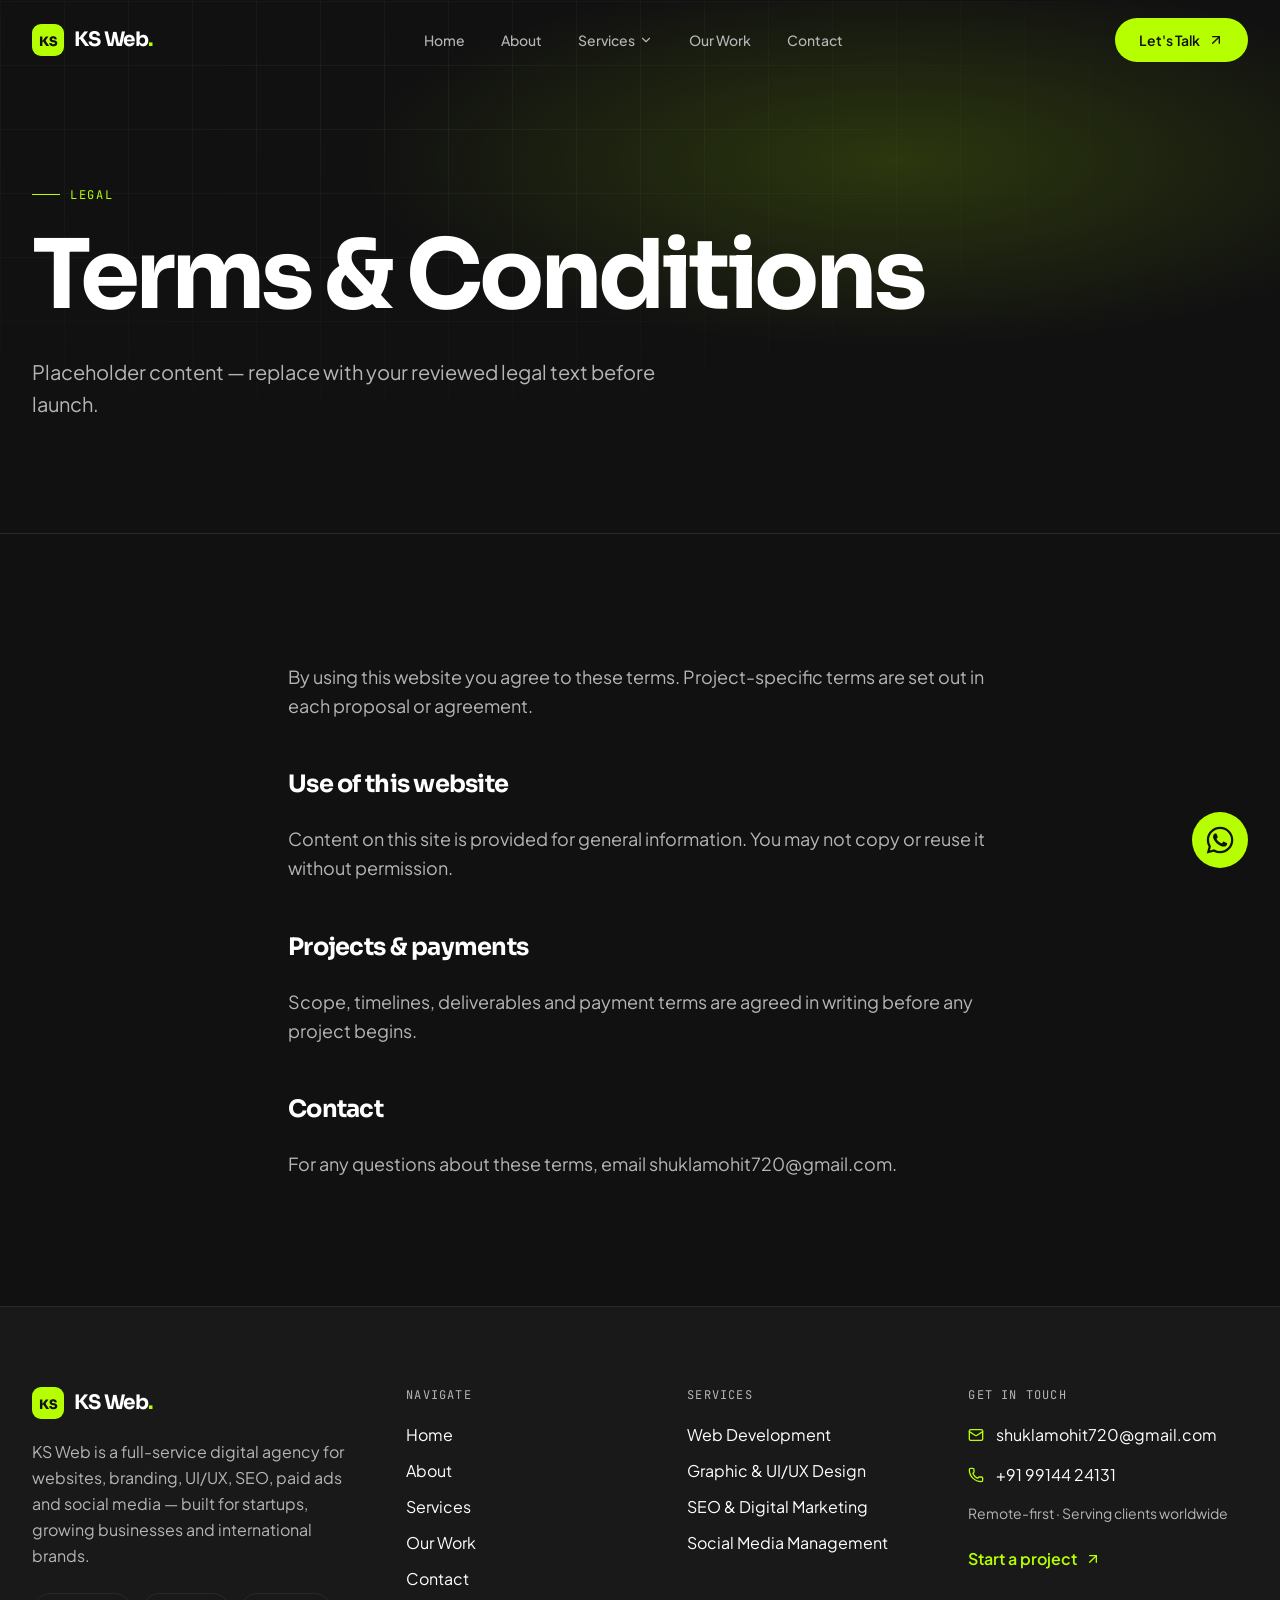
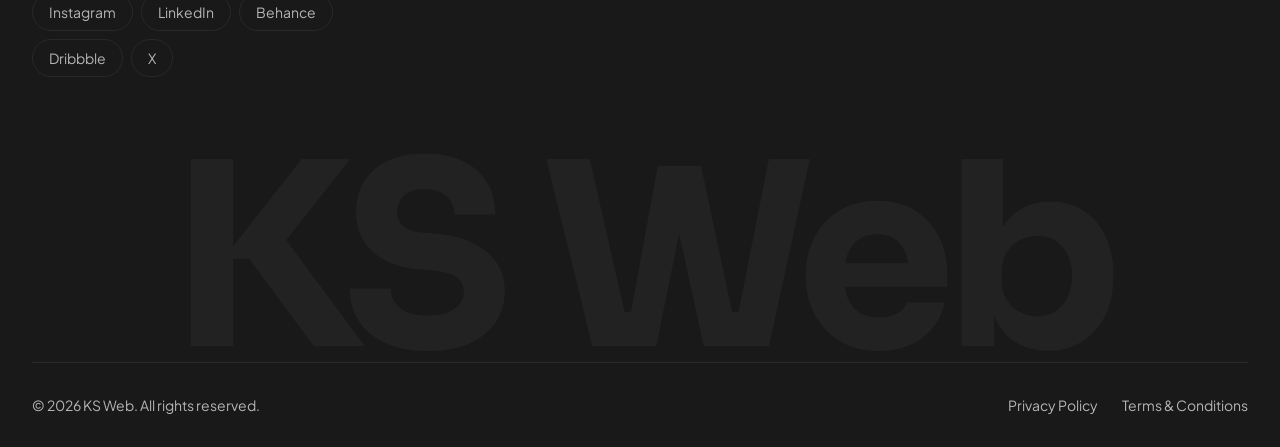
<file: terms.html>
<!DOCTYPE html>
<html lang="en"><head><meta charset="utf-8"/><meta content="width=device-width, initial-scale=1" name="viewport"/><link href="https://fonts.googleapis.com/css2?family=Sora:wght@400;500;600;700;800&amp;family=Plus+Jakarta+Sans:wght@400;500;600;700&amp;family=JetBrains+Mono:wght@400;500&amp;display=swap" rel="stylesheet"/><link href="css/style.css" rel="stylesheet"/><title>Terms &amp; Conditions | KS Web</title><meta content="#111111" name="theme-color"/><meta content="KS Web" name="author"/><meta content="KS Web" property="og:site_name"/><meta content="The terms that apply when you use the KS Web website and services." name="description"/><meta content="Terms &amp; Conditions | KS Web" property="og:title"/><meta content="The terms that apply when you use the KS Web website and services." property="og:description"/><meta content="website" property="og:type"/><meta content="summary_large_image" name="twitter:card"/><meta content="Terms &amp; Conditions | KS Web" name="twitter:title"/><meta content="The terms that apply when you use the KS Web website and services." name="twitter:description"/><link href="https://fonts.googleapis.com" rel="preconnect"/><link crossorigin="anonymous" href="https://fonts.gstatic.com" rel="preconnect"/><link href="images/favicon.png" rel="icon" type="image/png"/><link href="css/extra.css" rel="stylesheet"/><noscript><style>.opacity-0{opacity:1!important}.translate-y-6{transform:none!important}</style></noscript></head><body><a class="sr-only focus:not-sr-only focus:fixed focus:left-4 focus:top-4 focus:z-[60] focus:rounded-full focus:bg-primary focus:px-4 focus:py-2 focus:text-primary-foreground" href="#main">Skip to content</a><header class="sticky top-0 z-50 transition-all duration-300 border-b border-transparent bg-background/0"><div class="container-x flex h-20 items-center justify-between gap-6"><a aria-label="KS Web — home" class="flex items-center gap-2.5" href="index.html"><svg aria-hidden="true" class="size-8" viewbox="0 0 32 32"><rect class="fill-primary" height="32" rx="9" width="32"></rect><text class="fill-primary-foreground" style="font:800 13px Sora, sans-serif;letter-spacing:-0.5px" text-anchor="middle" x="16" y="21.5">KS</text></svg><span class="font-display text-xl font-bold tracking-tight text-foreground">KS Web<span class="text-primary">.</span></span></a><nav aria-label="Primary" class="hidden items-center gap-1 lg:flex"><a class="relative rounded-full px-4 py-2 text-sm font-medium text-muted-foreground transition-colors hover:text-foreground data-[status=active]:text-foreground" href="index.html">Home</a><a class="relative rounded-full px-4 py-2 text-sm font-medium text-muted-foreground transition-colors hover:text-foreground data-[status=active]:text-foreground" href="about.html">About</a><div class="relative"><a aria-expanded="false" aria-haspopup="true" class="relative rounded-full px-4 py-2 text-sm font-medium text-muted-foreground transition-colors hover:text-foreground data-[status=active]:text-foreground inline-flex items-center gap-1" href="services.html">Services<svg aria-hidden="true" class="lucide lucide-chevron-down size-3.5 transition-transform" fill="none" height="24" stroke="currentColor" stroke-linecap="round" stroke-linejoin="round" stroke-width="2" viewbox="0 0 24 24" width="24" xmlns="http://www.w3.org/2000/svg"><path d="m6 9 6 6 6-6"></path></svg></a></div><a class="relative rounded-full px-4 py-2 text-sm font-medium text-muted-foreground transition-colors hover:text-foreground data-[status=active]:text-foreground" href="work.html">Our Work</a><a class="relative rounded-full px-4 py-2 text-sm font-medium text-muted-foreground transition-colors hover:text-foreground data-[status=active]:text-foreground" href="contact.html">Contact</a></nav><div class="flex items-center gap-3"><a class="items-center justify-center gap-2 whitespace-nowrap text-sm cursor-pointer focus-visible:outline-none focus-visible:ring-1 focus-visible:ring-ring disabled:pointer-events-none disabled:opacity-50 disabled:cursor-not-allowed [&amp;_svg]:pointer-events-none [&amp;_svg]:size-4 [&amp;_svg]:shrink-0 rounded-full bg-primary font-semibold text-primary-foreground hover:glow-primary hover:-translate-y-0.5 transition-all duration-300 py-2 hidden h-11 px-6 sm:inline-flex" href="contact.html">Let's Talk <svg aria-hidden="true" class="lucide lucide-arrow-up-right" fill="none" height="24" stroke="currentColor" stroke-linecap="round" stroke-linejoin="round" stroke-width="2" viewbox="0 0 24 24" width="24" xmlns="http://www.w3.org/2000/svg"><path d="M7 7h10v10"></path><path d="M7 17 17 7"></path></svg></a><button aria-expanded="false" aria-haspopup="dialog" aria-label="Open menu" class="grid size-11 place-items-center rounded-full border border-border text-foreground lg:hidden" data-state="closed" type="button"><svg aria-hidden="true" class="lucide lucide-menu size-5" fill="none" height="24" stroke="currentColor" stroke-linecap="round" stroke-linejoin="round" stroke-width="2" viewbox="0 0 24 24" width="24" xmlns="http://www.w3.org/2000/svg"><path d="M4 5h16"></path><path d="M4 12h16"></path><path d="M4 19h16"></path></svg></button></div></div><div class="absolute inset-x-0 top-full hidden origin-top border-b border-border bg-background shadow-card transition-all duration-300 lg:block invisible -translate-y-2 opacity-0"><div class="container-x grid grid-cols-5 gap-4 py-8"><a class="group rounded-2xl border border-border bg-card p-5 transition-colors hover:border-primary/50" href="services-web-development.html"><div class="flex items-center justify-between"><span class="grid size-10 place-items-center rounded-xl bg-surface-raised text-primary"><svg aria-hidden="true" class="lucide lucide-code-xml size-5" fill="none" height="24" stroke="currentColor" stroke-linecap="round" stroke-linejoin="round" stroke-width="2" viewbox="0 0 24 24" width="24" xmlns="http://www.w3.org/2000/svg"><path d="m18 16 4-4-4-4"></path><path d="m6 8-4 4 4 4"></path><path d="m14.5 4-5 16"></path></svg></span><span class="font-mono text-xs text-muted-foreground">01</span></div><h3 class="mt-5 text-base font-semibold text-foreground">Web Development</h3><p class="mt-1.5 text-sm leading-relaxed text-muted-foreground">Fast, scalable websites and stores built to convert.</p><ul class="mt-4 space-y-1.5 text-sm text-muted-foreground"><li class="truncate">— WordPress Website Development</li><li class="truncate">— Custom HTML, CSS &amp; JavaScript</li><li class="truncate">— React.js Development</li><li class="truncate">— Vue.js Development</li></ul><span class="mt-4 inline-flex items-center gap-1.5 text-sm font-semibold text-primary">Explore <svg aria-hidden="true" class="lucide lucide-arrow-right size-4 transition-transform group-hover:translate-x-1" fill="none" height="24" stroke="currentColor" stroke-linecap="round" stroke-linejoin="round" stroke-width="2" viewbox="0 0 24 24" width="24" xmlns="http://www.w3.org/2000/svg"><path d="M5 12h14"></path><path d="m12 5 7 7-7 7"></path></svg></span></a><a class="group rounded-2xl border border-border bg-card p-5 transition-colors hover:border-primary/50" href="services-design.html"><div class="flex items-center justify-between"><span class="grid size-10 place-items-center rounded-xl bg-surface-raised text-primary"><svg aria-hidden="true" class="lucide lucide-pen-tool size-5" fill="none" height="24" stroke="currentColor" stroke-linecap="round" stroke-linejoin="round" stroke-width="2" viewbox="0 0 24 24" width="24" xmlns="http://www.w3.org/2000/svg"><path d="M15.707 21.293a1 1 0 0 1-1.414 0l-1.586-1.586a1 1 0 0 1 0-1.414l5.586-5.586a1 1 0 0 1 1.414 0l1.586 1.586a1 1 0 0 1 0 1.414z"></path><path d="m18 13-1.375-6.874a1 1 0 0 0-.746-.776L3.235 2.028a1 1 0 0 0-1.207 1.207L5.35 15.879a1 1 0 0 0 .776.746L13 18"></path><path d="m2.3 2.3 7.286 7.286"></path><circle cx="11" cy="11" r="2"></circle></svg></span><span class="font-mono text-xs text-muted-foreground">02</span></div><h3 class="mt-5 text-base font-semibold text-foreground">Graphic &amp; UI/UX Design</h3><p class="mt-1.5 text-sm leading-relaxed text-muted-foreground">Brand identities and interfaces people remember.</p><ul class="mt-4 space-y-1.5 text-sm text-muted-foreground"><li class="truncate">— Logo Design</li><li class="truncate">— Brand Identity &amp; Guidelines</li><li class="truncate">— Business Card Design</li><li class="truncate">— Brochure &amp; Flyer Design</li></ul><span class="mt-4 inline-flex items-center gap-1.5 text-sm font-semibold text-primary">Explore <svg aria-hidden="true" class="lucide lucide-arrow-right size-4 transition-transform group-hover:translate-x-1" fill="none" height="24" stroke="currentColor" stroke-linecap="round" stroke-linejoin="round" stroke-width="2" viewbox="0 0 24 24" width="24" xmlns="http://www.w3.org/2000/svg"><path d="M5 12h14"></path><path d="m12 5 7 7-7 7"></path></svg></span></a><a class="group rounded-2xl border border-border bg-card p-5 transition-colors hover:border-primary/50" href="services-seo-digital-marketing.html"><div class="flex items-center justify-between"><span class="grid size-10 place-items-center rounded-xl bg-surface-raised text-primary"><svg aria-hidden="true" class="lucide lucide-trending-up size-5" fill="none" height="24" stroke="currentColor" stroke-linecap="round" stroke-linejoin="round" stroke-width="2" viewbox="0 0 24 24" width="24" xmlns="http://www.w3.org/2000/svg"><path d="M16 7h6v6"></path><path d="m22 7-8.5 8.5-5-5L2 17"></path></svg></span><span class="font-mono text-xs text-muted-foreground">03</span></div><h3 class="mt-5 text-base font-semibold text-foreground">SEO &amp; Digital Marketing</h3><p class="mt-1.5 text-sm leading-relaxed text-muted-foreground">Visibility, traffic and leads that compound.</p><ul class="mt-4 space-y-1.5 text-sm text-muted-foreground"><li class="truncate">— Website SEO Services</li><li class="truncate">— Technical SEO</li><li class="truncate">— On-Page SEO</li><li class="truncate">— Off-Page SEO</li></ul><span class="mt-4 inline-flex items-center gap-1.5 text-sm font-semibold text-primary">Explore <svg aria-hidden="true" class="lucide lucide-arrow-right size-4 transition-transform group-hover:translate-x-1" fill="none" height="24" stroke="currentColor" stroke-linecap="round" stroke-linejoin="round" stroke-width="2" viewbox="0 0 24 24" width="24" xmlns="http://www.w3.org/2000/svg"><path d="M5 12h14"></path><path d="m12 5 7 7-7 7"></path></svg></span></a><a class="group rounded-2xl border border-border bg-card p-5 transition-colors hover:border-primary/50" href="services-social-media.html"><div class="flex items-center justify-between"><span class="grid size-10 place-items-center rounded-xl bg-surface-raised text-primary"><svg aria-hidden="true" class="lucide lucide-share2 lucide-share-2 size-5" fill="none" height="24" stroke="currentColor" stroke-linecap="round" stroke-linejoin="round" stroke-width="2" viewbox="0 0 24 24" width="24" xmlns="http://www.w3.org/2000/svg"><circle cx="18" cy="5" r="3"></circle><circle cx="6" cy="12" r="3"></circle><circle cx="18" cy="19" r="3"></circle><line x1="8.59" x2="15.42" y1="13.51" y2="17.49"></line><line x1="15.41" x2="8.59" y1="6.51" y2="10.49"></line></svg></span><span class="font-mono text-xs text-muted-foreground">04</span></div><h3 class="mt-5 text-base font-semibold text-foreground">Social Media Management</h3><p class="mt-1.5 text-sm leading-relaxed text-muted-foreground">Consistent, on-brand content that builds community.</p><ul class="mt-4 space-y-1.5 text-sm text-muted-foreground"><li class="truncate">— Instagram Management</li><li class="truncate">— Facebook Management</li><li class="truncate">— Social Media Strategy</li><li class="truncate">— Social Media Content Creation</li></ul><span class="mt-4 inline-flex items-center gap-1.5 text-sm font-semibold text-primary">Explore <svg aria-hidden="true" class="lucide lucide-arrow-right size-4 transition-transform group-hover:translate-x-1" fill="none" height="24" stroke="currentColor" stroke-linecap="round" stroke-linejoin="round" stroke-width="2" viewbox="0 0 24 24" width="24" xmlns="http://www.w3.org/2000/svg"><path d="M5 12h14"></path><path d="m12 5 7 7-7 7"></path></svg></span></a><div class="flex flex-col justify-between rounded-2xl bg-primary p-6 text-primary-foreground"><div><p class="font-mono text-xs uppercase tracking-widest opacity-70">Start a project</p><p class="mt-3 font-display text-xl font-bold leading-snug">Not sure what you need? Let's figure it out together.</p></div><a class="mt-6 inline-flex items-center gap-2 text-sm font-semibold underline-offset-4 hover:underline" href="contact.html">Book a free consultation <svg aria-hidden="true" class="lucide lucide-arrow-up-right size-4" fill="none" height="24" stroke="currentColor" stroke-linecap="round" stroke-linejoin="round" stroke-width="2" viewbox="0 0 24 24" width="24" xmlns="http://www.w3.org/2000/svg"><path d="M7 7h10v10"></path><path d="M7 17 17 7"></path></svg></a></div></div></div></header><main id="main"><section class="relative -mt-20 overflow-hidden border-b border-border pt-20"><div aria-hidden="true" class="absolute inset-0 bg-grid [mask-image:radial-gradient(70%_70%_at_30%_20%,black,transparent)]"></div><div aria-hidden="true" class="absolute inset-0 radial-fade"></div><div class="container-x relative pb-20 pt-16 lg:pb-28 lg:pt-24"><span class="eyebrow animate-fade-up">Legal</span><h1 class="text-display mt-6 max-w-5xl animate-fade-up text-5xl text-foreground [animation-delay:80ms] md:text-7xl lg:text-8xl">Terms &amp; Conditions</h1><p class="mt-8 max-w-2xl animate-fade-up text-lg leading-relaxed text-muted-foreground [animation-delay:160ms] md:text-xl">Placeholder content — replace with your reviewed legal text before launch.</p></div></section><section class="section-y"><div class="container-x max-w-3xl space-y-6 text-lg leading-relaxed text-muted-foreground [&amp;_h2]:mt-12 [&amp;_h2]:text-2xl [&amp;_h2]:font-bold [&amp;_h2]:text-foreground"><p>By using this website you agree to these terms. Project-specific terms are set out in each proposal or agreement.</p><h2>Use of this website</h2><p>Content on this site is provided for general information. You may not copy or reuse it without permission.</p><h2>Projects &amp; payments</h2><p>Scope, timelines, deliverables and payment terms are agreed in writing before any project begins.</p><h2>Contact</h2><p>For any questions about these terms, email shuklamohit720@gmail.com.</p></div></section></main><footer class="relative overflow-hidden border-t border-border bg-surface"><div class="container-x pt-20"><div class="grid gap-12 lg:grid-cols-[1.4fr_1fr_1fr_1.2fr]"><div><a aria-label="KS Web — home" class="flex items-center gap-2.5" href="index.html"><svg aria-hidden="true" class="size-8" viewbox="0 0 32 32"><rect class="fill-primary" height="32" rx="9" width="32"></rect><text class="fill-primary-foreground" style="font:800 13px Sora, sans-serif;letter-spacing:-0.5px" text-anchor="middle" x="16" y="21.5">KS</text></svg><span class="font-display text-xl font-bold tracking-tight text-foreground">KS Web<span class="text-primary">.</span></span></a><p class="mt-5 max-w-sm leading-relaxed text-muted-foreground">KS Web is a full-service digital agency for websites, branding, UI/UX, SEO, paid ads and social media — built for startups, growing businesses and international brands.</p><ul class="mt-6 flex flex-wrap gap-2"><li><a class="inline-flex rounded-full border border-border px-4 py-2 text-sm text-muted-foreground transition-colors hover:border-primary hover:text-primary" href="https://instagram.com/" rel="noopener noreferrer" target="_blank">Instagram</a></li><li><a class="inline-flex rounded-full border border-border px-4 py-2 text-sm text-muted-foreground transition-colors hover:border-primary hover:text-primary" href="https://linkedin.com/" rel="noopener noreferrer" target="_blank">LinkedIn</a></li><li><a class="inline-flex rounded-full border border-border px-4 py-2 text-sm text-muted-foreground transition-colors hover:border-primary hover:text-primary" href="https://behance.net/" rel="noopener noreferrer" target="_blank">Behance</a></li><li><a class="inline-flex rounded-full border border-border px-4 py-2 text-sm text-muted-foreground transition-colors hover:border-primary hover:text-primary" href="https://dribbble.com/" rel="noopener noreferrer" target="_blank">Dribbble</a></li><li><a class="inline-flex rounded-full border border-border px-4 py-2 text-sm text-muted-foreground transition-colors hover:border-primary hover:text-primary" href="https://x.com/" rel="noopener noreferrer" target="_blank">X</a></li></ul></div><div><h3 class="font-mono text-xs uppercase tracking-widest text-muted-foreground">Navigate</h3><ul class="mt-5 space-y-3"><li><a class="text-foreground transition-colors hover:text-primary" href="index.html">Home</a></li><li><a class="text-foreground transition-colors hover:text-primary" href="about.html">About</a></li><li><a class="text-foreground transition-colors hover:text-primary" href="services.html">Services</a></li><li><a class="text-foreground transition-colors hover:text-primary" href="work.html">Our Work</a></li><li><a class="text-foreground transition-colors hover:text-primary" href="contact.html">Contact</a></li></ul></div><div><h3 class="font-mono text-xs uppercase tracking-widest text-muted-foreground">Services</h3><ul class="mt-5 space-y-3"><li><a class="text-foreground transition-colors hover:text-primary" href="services-web-development.html">Web Development</a></li><li><a class="text-foreground transition-colors hover:text-primary" href="services-design.html">Graphic &amp; UI/UX Design</a></li><li><a class="text-foreground transition-colors hover:text-primary" href="services-seo-digital-marketing.html">SEO &amp; Digital Marketing</a></li><li><a class="text-foreground transition-colors hover:text-primary" href="services-social-media.html">Social Media Management</a></li></ul></div><div><h3 class="font-mono text-xs uppercase tracking-widest text-muted-foreground">Get in touch</h3><ul class="mt-5 space-y-4"><li><a class="flex items-center gap-3 text-foreground hover:text-primary" href="mailto:shuklamohit720@gmail.com"><svg aria-hidden="true" class="lucide lucide-mail size-4 text-primary" fill="none" height="24" stroke="currentColor" stroke-linecap="round" stroke-linejoin="round" stroke-width="2" viewbox="0 0 24 24" width="24" xmlns="http://www.w3.org/2000/svg"><path d="m22 7-8.991 5.727a2 2 0 0 1-2.009 0L2 7"></path><rect height="16" rx="2" width="20" x="2" y="4"></rect></svg> shuklamohit720@gmail.com</a></li><li><a class="flex items-center gap-3 text-foreground hover:text-primary" href="tel:+919914424131"><svg aria-hidden="true" class="lucide lucide-phone size-4 text-primary" fill="none" height="24" stroke="currentColor" stroke-linecap="round" stroke-linejoin="round" stroke-width="2" viewbox="0 0 24 24" width="24" xmlns="http://www.w3.org/2000/svg"><path d="M13.832 16.568a1 1 0 0 0 1.213-.303l.355-.465A2 2 0 0 1 17 15h3a2 2 0 0 1 2 2v3a2 2 0 0 1-2 2A18 18 0 0 1 2 4a2 2 0 0 1 2-2h3a2 2 0 0 1 2 2v3a2 2 0 0 1-.8 1.6l-.468.351a1 1 0 0 0-.292 1.233 14 14 0 0 0 6.392 6.384"></path></svg> +91 99144 24131</a></li><li class="text-sm text-muted-foreground">Remote-first · Serving clients worldwide</li></ul><a class="mt-6 inline-flex items-center gap-2 font-semibold text-primary underline-offset-4 hover:underline" href="contact.html">Start a project <svg aria-hidden="true" class="lucide lucide-arrow-up-right size-4" fill="none" height="24" stroke="currentColor" stroke-linecap="round" stroke-linejoin="round" stroke-width="2" viewbox="0 0 24 24" width="24" xmlns="http://www.w3.org/2000/svg"><path d="M7 7h10v10"></path><path d="M7 17 17 7"></path></svg></a></div></div><p aria-hidden="true" class="pointer-events-none mt-20 select-none text-center font-display text-[22vw] font-bold leading-[0.8] tracking-tighter text-foreground/[0.04] lg:text-[16rem]">KS Web</p><div class="flex flex-col items-start justify-between gap-4 border-t border-border py-8 text-sm text-muted-foreground md:flex-row md:items-center"><p>© 2026 KS Web. All rights reserved.</p><div class="flex gap-6"><a class="hover:text-foreground" href="privacy.html">Privacy Policy</a><a aria-current="page" class="hover:text-foreground active" data-status="active" href="terms.html">Terms &amp; Conditions</a></div></div></div></footer><a aria-label="Chat with us on WhatsApp" class="fixed bottom-5 right-5 z-40 grid size-14 place-items-center rounded-full bg-primary text-primary-foreground shadow-card transition-transform duration-300 hover:-translate-y-1 hover:glow-primary md:bottom-8 md:right-8" href="https://wa.me/919914424131?text=Hi!%20I'd%20like%20to%20discuss%20a%20project." rel="noopener noreferrer" target="_blank"><svg aria-hidden="true" class="size-7" fill="currentColor" viewbox="0 0 24 24"><path d="M17.47 14.38c-.3-.15-1.75-.86-2.02-.96-.27-.1-.47-.15-.67.15-.2.3-.77.96-.94 1.16-.17.2-.35.22-.64.07-.3-.15-1.25-.46-2.38-1.47-.88-.79-1.47-1.76-1.65-2.06-.17-.3-.02-.46.13-.6.13-.14.3-.35.45-.52.15-.17.2-.3.3-.5.1-.2.05-.37-.02-.52-.08-.15-.67-1.6-.92-2.2-.24-.58-.49-.5-.67-.5h-.57c-.2 0-.52.07-.8.37-.27.3-1.04 1.02-1.04 2.48s1.07 2.88 1.21 3.08c.15.2 2.1 3.2 5.08 4.48.71.31 1.26.49 1.7.63.71.22 1.36.19 1.87.12.57-.09 1.75-.72 2-1.41.25-.69.25-1.29.17-1.41-.07-.13-.27-.2-.57-.35M12.05 21.5h-.01a9.4 9.4 0 0 1-4.8-1.32l-.34-.2-3.57.94.95-3.48-.22-.36a9.4 9.4 0 0 1-1.44-5.02c0-5.2 4.23-9.43 9.44-9.43 2.52 0 4.89.98 6.67 2.77a9.37 9.37 0 0 1 2.76 6.67c0 5.2-4.24 9.43-9.44 9.43m8.03-17.46A11.27 11.27 0 0 0 12.05.72C5.8.72.7 5.8.7 12.07c0 2 .52 3.95 1.52 5.67L.6 23.65l6.05-1.59a11.33 11.33 0 0 0 5.4 1.38h.01c6.26 0 11.35-5.09 11.35-11.35 0-3.03-1.18-5.88-3.33-8.03"></path></svg></a><div data-state="closed" hidden="" id="mobile-menu"><div class="fixed inset-0 z-50 bg-black/80 data-[state=open]:animate-in data-[state=closed]:animate-out data-[state=closed]:fade-out-0 data-[state=open]:fade-in-0" data-overlay="" data-state="closed"></div><div aria-label="Menu" aria-modal="true" class="fixed z-50 gap-4 bg-background shadow-lg transition ease-in-out data-[state=closed]:duration-300 data-[state=open]:duration-500 data-[state=open]:animate-in data-[state=closed]:animate-out inset-y-0 right-0 h-full border-l data-[state=closed]:slide-out-to-right data-[state=open]:slide-in-from-right w-full max-w-sm overflow-y-auto border-border p-0" data-panel="" data-state="closed" role="dialog"><div class="flex min-h-full flex-col"><div class="flex h-20 items-center justify-between border-b border-border px-5"><a aria-label="KS Web — home" class="flex items-center gap-2.5" href="index.html"><svg aria-hidden="true" class="size-8" viewbox="0 0 32 32"><rect class="fill-primary" height="32" rx="9" width="32"></rect><text class="fill-primary-foreground" style="font:800 13px Sora, sans-serif;letter-spacing:-0.5px" text-anchor="middle" x="16" y="21.5">KS</text></svg><span class="font-display text-xl font-bold tracking-tight text-foreground">KS Web<span class="text-primary">.</span></span></a><button aria-label="Close menu" class="grid size-11 place-items-center rounded-full border border-border text-foreground" data-close="" type="button"><svg aria-hidden="true" class="lucide lucide-x size-5" fill="none" height="24" stroke="currentColor" stroke-linecap="round" stroke-linejoin="round" stroke-width="2" viewbox="0 0 24 24" width="24" xmlns="http://www.w3.org/2000/svg"><path d="M18 6 6 18"></path><path d="m6 6 12 12"></path></svg></button></div><nav aria-label="Mobile" class="flex flex-col px-5 py-6"><a class="border-b border-border py-4 font-display text-2xl font-semibold text-foreground data-[status=active]:text-primary" data-close="" data-nav="index.html" href="index.html">Home</a><a class="border-b border-border py-4 font-display text-2xl font-semibold text-foreground data-[status=active]:text-primary" data-close="" data-nav="about.html" href="about.html">About</a><div class="border-b border-border"><button aria-expanded="false" class="flex w-full items-center justify-between py-4 font-display text-2xl font-semibold text-foreground" data-svc-toggle="" type="button">Services<span class="transition-transform" data-chev=""><svg aria-hidden="true" class="lucide lucide-chevron-down size-5 transition-transform" fill="none" height="24" stroke="currentColor" stroke-linecap="round" stroke-linejoin="round" stroke-width="2" viewbox="0 0 24 24" width="24" xmlns="http://www.w3.org/2000/svg"><path d="m6 9 6 6 6-6"></path></svg></span></button><ul class="space-y-1 pb-4" data-svc-list="" hidden=""><li><a class="block py-2 text-muted-foreground hover:text-primary" data-close="" href="services.html">All services</a></li><li><a class="flex items-center gap-3 py-2 text-muted-foreground hover:text-primary" data-close="" href="services-web-development.html"><svg aria-hidden="true" class="lucide lucide-code-xml size-4 text-primary" fill="none" height="24" stroke="currentColor" stroke-linecap="round" stroke-linejoin="round" stroke-width="2" viewbox="0 0 24 24" width="24" xmlns="http://www.w3.org/2000/svg"><path d="m18 16 4-4-4-4"></path><path d="m6 8-4 4 4 4"></path><path d="m14.5 4-5 16"></path></svg> Web Development</a></li><li><a class="flex items-center gap-3 py-2 text-muted-foreground hover:text-primary" data-close="" href="services-design.html"><svg aria-hidden="true" class="lucide lucide-pen-tool size-4 text-primary" fill="none" height="24" stroke="currentColor" stroke-linecap="round" stroke-linejoin="round" stroke-width="2" viewbox="0 0 24 24" width="24" xmlns="http://www.w3.org/2000/svg"><path d="M15.707 21.293a1 1 0 0 1-1.414 0l-1.586-1.586a1 1 0 0 1 0-1.414l5.586-5.586a1 1 0 0 1 1.414 0l1.586 1.586a1 1 0 0 1 0 1.414z"></path><path d="m18 13-1.375-6.874a1 1 0 0 0-.746-.776L3.235 2.028a1 1 0 0 0-1.207 1.207L5.35 15.879a1 1 0 0 0 .776.746L13 18"></path><path d="m2.3 2.3 7.286 7.286"></path><circle cx="11" cy="11" r="2"></circle></svg> Graphic &amp; UI/UX Design</a></li><li><a class="flex items-center gap-3 py-2 text-muted-foreground hover:text-primary" data-close="" href="services-seo-digital-marketing.html"><svg aria-hidden="true" class="lucide lucide-trending-up size-4 text-primary" fill="none" height="24" stroke="currentColor" stroke-linecap="round" stroke-linejoin="round" stroke-width="2" viewbox="0 0 24 24" width="24" xmlns="http://www.w3.org/2000/svg"><path d="M16 7h6v6"></path><path d="m22 7-8.5 8.5-5-5L2 17"></path></svg> SEO &amp; Digital Marketing</a></li><li><a class="flex items-center gap-3 py-2 text-muted-foreground hover:text-primary" data-close="" href="services-social-media.html"><svg aria-hidden="true" class="lucide lucide-share2 lucide-share-2 size-4 text-primary" fill="none" height="24" stroke="currentColor" stroke-linecap="round" stroke-linejoin="round" stroke-width="2" viewbox="0 0 24 24" width="24" xmlns="http://www.w3.org/2000/svg"><circle cx="18" cy="5" r="3"></circle><circle cx="6" cy="12" r="3"></circle><circle cx="18" cy="19" r="3"></circle><line x1="8.59" x2="15.42" y1="13.51" y2="17.49"></line><line x1="15.41" x2="8.59" y1="6.51" y2="10.49"></line></svg> Social Media Management</a></li></ul></div><a class="border-b border-border py-4 font-display text-2xl font-semibold text-foreground data-[status=active]:text-primary" data-close="" data-nav="work.html" href="work.html">Our Work</a><a class="border-b border-border py-4 font-display text-2xl font-semibold text-foreground data-[status=active]:text-primary" data-close="" data-nav="contact.html" href="contact.html">Contact</a></nav><div class="mt-auto space-y-3 p-5"><a class="inline-flex items-center justify-center gap-2 whitespace-nowrap cursor-pointer focus-visible:outline-none focus-visible:ring-1 focus-visible:ring-ring disabled:pointer-events-none disabled:opacity-50 disabled:cursor-not-allowed [&amp;_svg]:pointer-events-none [&amp;_svg]:shrink-0 rounded-full bg-primary font-semibold text-primary-foreground hover:glow-primary hover:-translate-y-0.5 transition-all duration-300 h-14 px-8 text-base [&amp;_svg]:size-5 w-full" data-close="" href="contact.html">Let's Talk <svg aria-hidden="true" class="lucide lucide-arrow-up-right" fill="none" height="24" stroke="currentColor" stroke-linecap="round" stroke-linejoin="round" stroke-width="2" viewbox="0 0 24 24" width="24" xmlns="http://www.w3.org/2000/svg"><path d="M7 7h10v10"></path><path d="M7 17 17 7"></path></svg></a><a class="inline-flex items-center justify-center gap-2 whitespace-nowrap cursor-pointer focus-visible:outline-none focus-visible:ring-1 focus-visible:ring-ring disabled:pointer-events-none disabled:opacity-50 disabled:cursor-not-allowed [&amp;_svg]:pointer-events-none [&amp;_svg]:shrink-0 rounded-full border border-border-strong bg-transparent font-semibold text-foreground hover:border-primary hover:text-primary transition-all duration-300 h-14 px-8 text-base [&amp;_svg]:size-5 w-full" href="https://wa.me/919914424131?text=Hi!%20I'd%20like%20to%20discuss%20a%20project." rel="noopener noreferrer" target="_blank">WhatsApp us</a></div></div></div></div><div aria-hidden="true" id="scroll-progress"></div><div aria-live="polite" data-btn-ghost="inline-flex items-center justify-center gap-2 whitespace-nowrap cursor-pointer focus-visible:outline-none focus-visible:ring-1 focus-visible:ring-ring disabled:pointer-events-none disabled:opacity-50 disabled:cursor-not-allowed [&amp;_svg]:pointer-events-none [&amp;_svg]:shrink-0 rounded-full border border-border-strong bg-transparent font-semibold text-foreground hover:border-primary hover:text-primary transition-all duration-300 h-14 px-8 text-base [&amp;_svg]:size-5" data-btn-hero="inline-flex items-center justify-center gap-2 whitespace-nowrap cursor-pointer focus-visible:outline-none focus-visible:ring-1 focus-visible:ring-ring disabled:pointer-events-none disabled:opacity-50 disabled:cursor-not-allowed [&amp;_svg]:pointer-events-none [&amp;_svg]:shrink-0 rounded-full bg-primary font-semibold text-primary-foreground hover:glow-primary hover:-translate-y-0.5 transition-all duration-300 h-14 px-8 text-base [&amp;_svg]:size-5" id="toasts"></div><script defer="" src="js/main.js"></script></body></html>
</file>
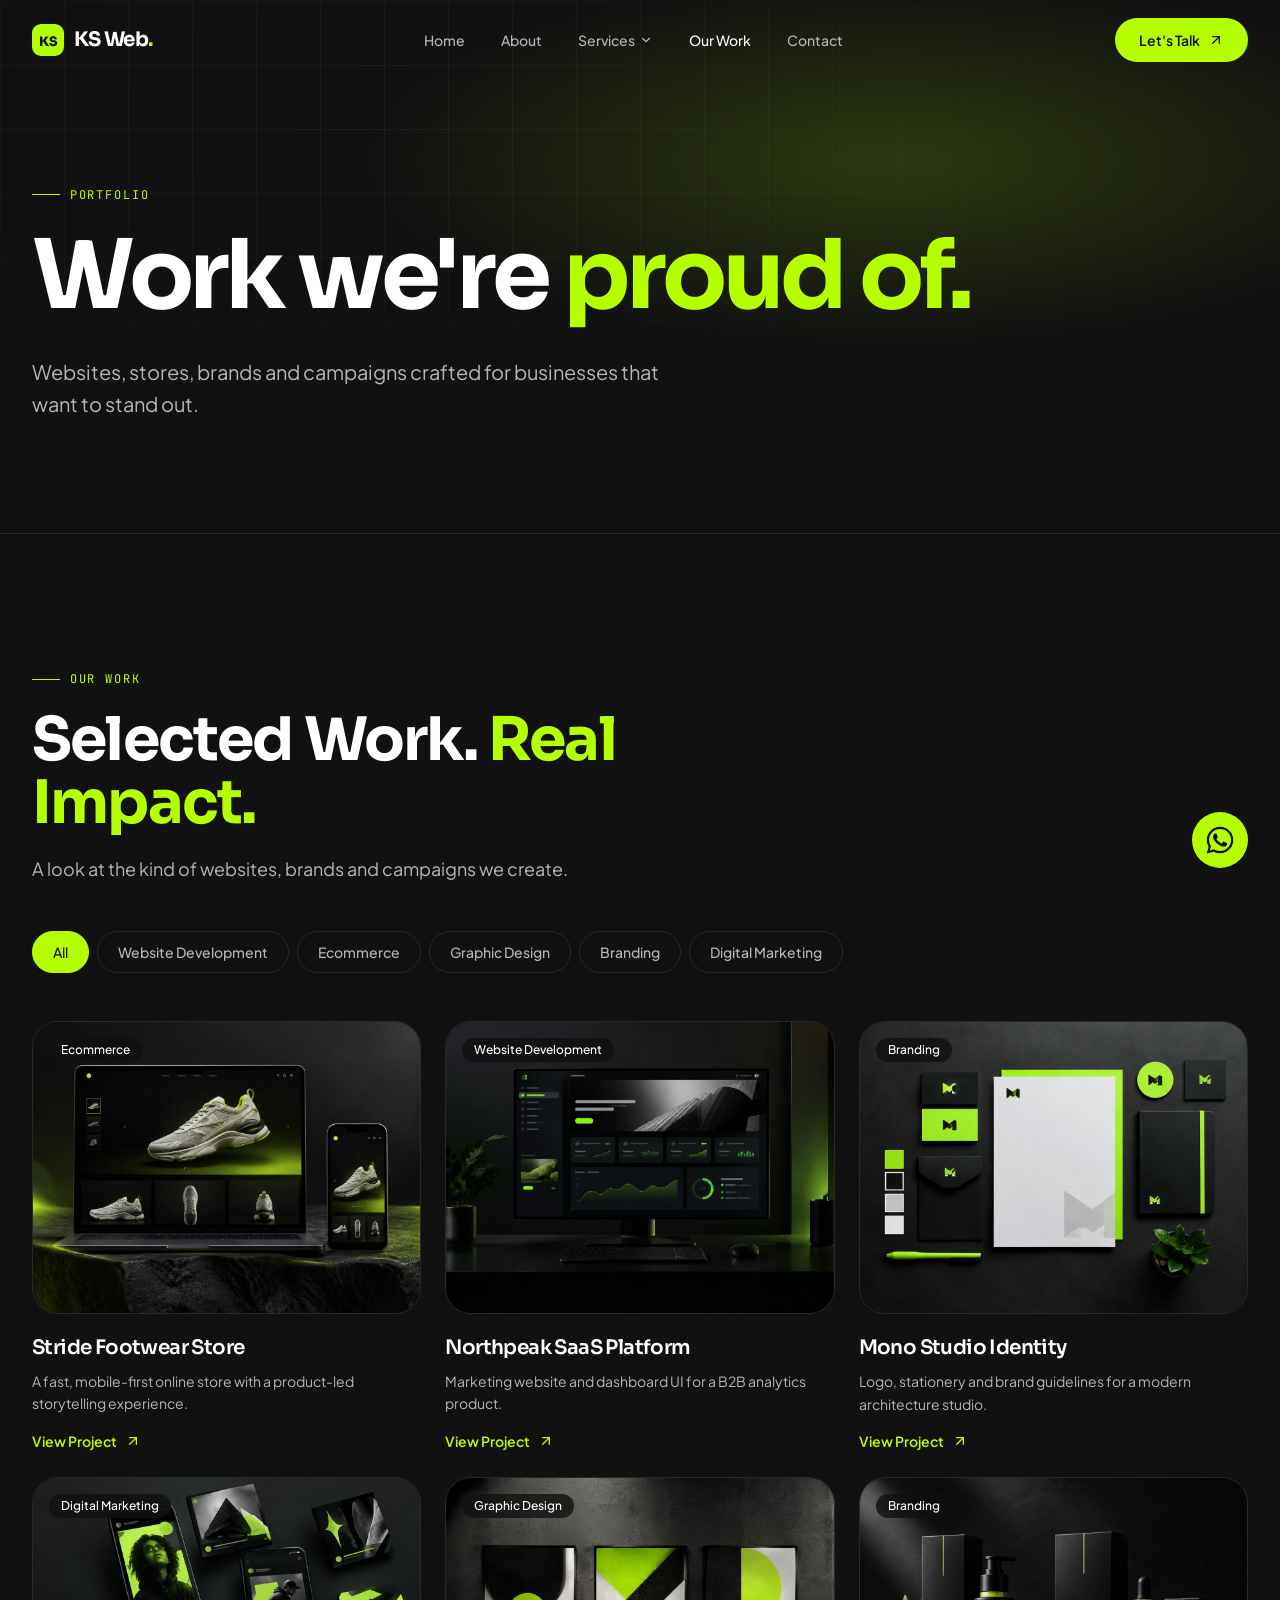
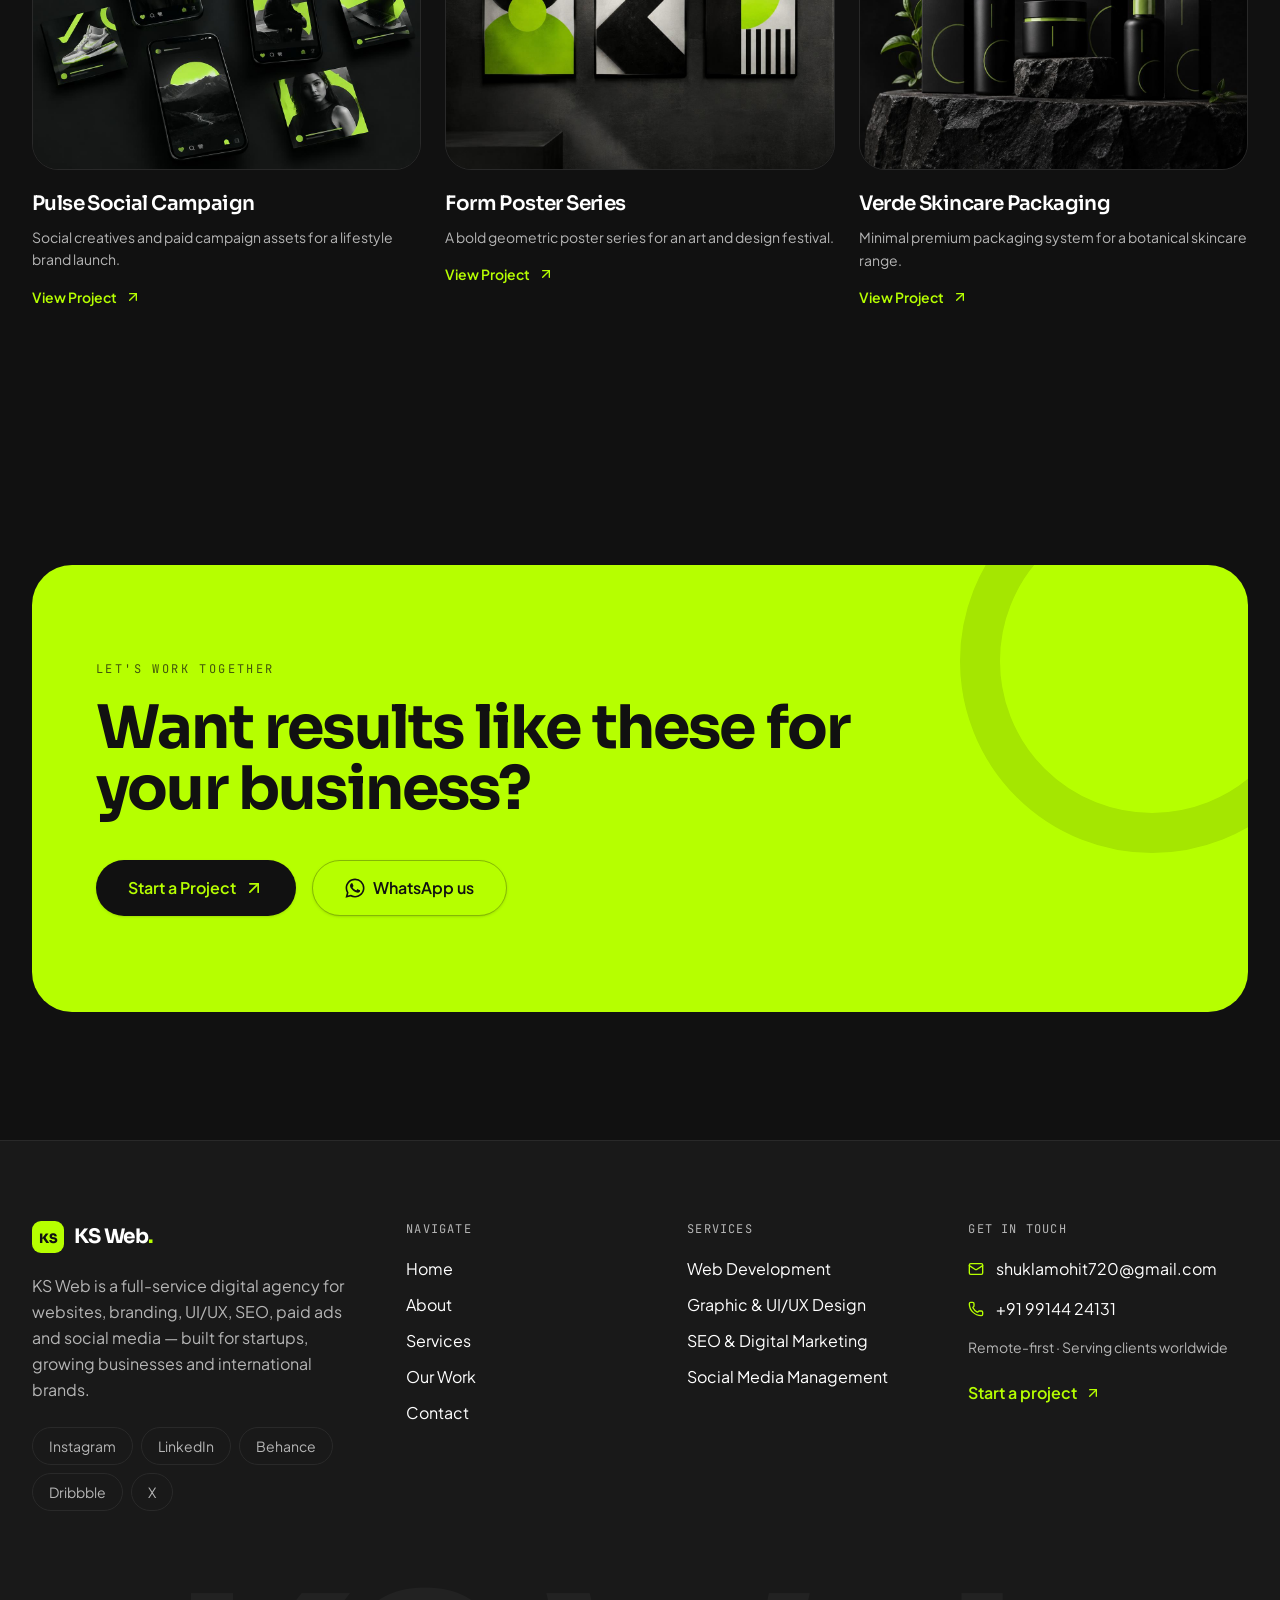
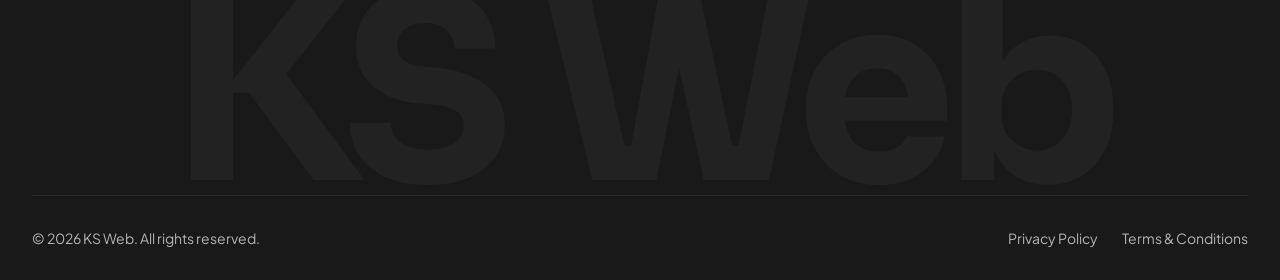
<file: work.html>
<!DOCTYPE html>
<html lang="en"><head><meta charset="utf-8"/><meta content="width=device-width, initial-scale=1" name="viewport"/><link href="https://fonts.googleapis.com/css2?family=Sora:wght@400;500;600;700;800&amp;family=Plus+Jakarta+Sans:wght@400;500;600;700&amp;family=JetBrains+Mono:wght@400;500&amp;display=swap" rel="stylesheet"/><link href="css/style.css" rel="stylesheet"/><title>Our Work | KS Web</title><meta content="#111111" name="theme-color"/><meta content="KS Web" name="author"/><meta content="KS Web" property="og:site_name"/><meta content="Selected website, ecommerce, branding, graphic design and digital marketing projects." name="description"/><meta content="Our Work | KS Web" property="og:title"/><meta content="Selected website, ecommerce, branding, graphic design and digital marketing projects." property="og:description"/><meta content="website" property="og:type"/><meta content="summary_large_image" name="twitter:card"/><meta content="Our Work | KS Web" name="twitter:title"/><meta content="Selected website, ecommerce, branding, graphic design and digital marketing projects." name="twitter:description"/><link href="https://fonts.googleapis.com" rel="preconnect"/><link crossorigin="anonymous" href="https://fonts.gstatic.com" rel="preconnect"/><link href="images/favicon.png" rel="icon" type="image/png"/><link href="css/extra.css" rel="stylesheet"/><noscript><style>.opacity-0{opacity:1!important}.translate-y-6{transform:none!important}</style></noscript></head><body><a class="sr-only focus:not-sr-only focus:fixed focus:left-4 focus:top-4 focus:z-[60] focus:rounded-full focus:bg-primary focus:px-4 focus:py-2 focus:text-primary-foreground" href="#main">Skip to content</a><header class="sticky top-0 z-50 transition-all duration-300 border-b border-transparent bg-background/0"><div class="container-x flex h-20 items-center justify-between gap-6"><a aria-label="KS Web — home" class="flex items-center gap-2.5" href="index.html"><svg aria-hidden="true" class="size-8" viewbox="0 0 32 32"><rect class="fill-primary" height="32" rx="9" width="32"></rect><text class="fill-primary-foreground" style="font:800 13px Sora, sans-serif;letter-spacing:-0.5px" text-anchor="middle" x="16" y="21.5">KS</text></svg><span class="font-display text-xl font-bold tracking-tight text-foreground">KS Web<span class="text-primary">.</span></span></a><nav aria-label="Primary" class="hidden items-center gap-1 lg:flex"><a class="relative rounded-full px-4 py-2 text-sm font-medium text-muted-foreground transition-colors hover:text-foreground data-[status=active]:text-foreground" href="index.html">Home</a><a class="relative rounded-full px-4 py-2 text-sm font-medium text-muted-foreground transition-colors hover:text-foreground data-[status=active]:text-foreground" href="about.html">About</a><div class="relative"><a aria-expanded="false" aria-haspopup="true" class="relative rounded-full px-4 py-2 text-sm font-medium text-muted-foreground transition-colors hover:text-foreground data-[status=active]:text-foreground inline-flex items-center gap-1" href="services.html">Services<svg aria-hidden="true" class="lucide lucide-chevron-down size-3.5 transition-transform" fill="none" height="24" stroke="currentColor" stroke-linecap="round" stroke-linejoin="round" stroke-width="2" viewbox="0 0 24 24" width="24" xmlns="http://www.w3.org/2000/svg"><path d="m6 9 6 6 6-6"></path></svg></a></div><a aria-current="page" class="relative rounded-full px-4 py-2 text-sm font-medium text-muted-foreground transition-colors hover:text-foreground data-[status=active]:text-foreground active" data-status="active" href="work.html">Our Work</a><a class="relative rounded-full px-4 py-2 text-sm font-medium text-muted-foreground transition-colors hover:text-foreground data-[status=active]:text-foreground" href="contact.html">Contact</a></nav><div class="flex items-center gap-3"><a class="items-center justify-center gap-2 whitespace-nowrap text-sm cursor-pointer focus-visible:outline-none focus-visible:ring-1 focus-visible:ring-ring disabled:pointer-events-none disabled:opacity-50 disabled:cursor-not-allowed [&amp;_svg]:pointer-events-none [&amp;_svg]:size-4 [&amp;_svg]:shrink-0 rounded-full bg-primary font-semibold text-primary-foreground hover:glow-primary hover:-translate-y-0.5 transition-all duration-300 py-2 hidden h-11 px-6 sm:inline-flex" href="contact.html">Let's Talk <svg aria-hidden="true" class="lucide lucide-arrow-up-right" fill="none" height="24" stroke="currentColor" stroke-linecap="round" stroke-linejoin="round" stroke-width="2" viewbox="0 0 24 24" width="24" xmlns="http://www.w3.org/2000/svg"><path d="M7 7h10v10"></path><path d="M7 17 17 7"></path></svg></a><button aria-expanded="false" aria-haspopup="dialog" aria-label="Open menu" class="grid size-11 place-items-center rounded-full border border-border text-foreground lg:hidden" data-state="closed" type="button"><svg aria-hidden="true" class="lucide lucide-menu size-5" fill="none" height="24" stroke="currentColor" stroke-linecap="round" stroke-linejoin="round" stroke-width="2" viewbox="0 0 24 24" width="24" xmlns="http://www.w3.org/2000/svg"><path d="M4 5h16"></path><path d="M4 12h16"></path><path d="M4 19h16"></path></svg></button></div></div><div class="absolute inset-x-0 top-full hidden origin-top border-b border-border bg-background shadow-card transition-all duration-300 lg:block invisible -translate-y-2 opacity-0"><div class="container-x grid grid-cols-5 gap-4 py-8"><a class="group rounded-2xl border border-border bg-card p-5 transition-colors hover:border-primary/50" href="services-web-development.html"><div class="flex items-center justify-between"><span class="grid size-10 place-items-center rounded-xl bg-surface-raised text-primary"><svg aria-hidden="true" class="lucide lucide-code-xml size-5" fill="none" height="24" stroke="currentColor" stroke-linecap="round" stroke-linejoin="round" stroke-width="2" viewbox="0 0 24 24" width="24" xmlns="http://www.w3.org/2000/svg"><path d="m18 16 4-4-4-4"></path><path d="m6 8-4 4 4 4"></path><path d="m14.5 4-5 16"></path></svg></span><span class="font-mono text-xs text-muted-foreground">01</span></div><h3 class="mt-5 text-base font-semibold text-foreground">Web Development</h3><p class="mt-1.5 text-sm leading-relaxed text-muted-foreground">Fast, scalable websites and stores built to convert.</p><ul class="mt-4 space-y-1.5 text-sm text-muted-foreground"><li class="truncate">— WordPress Website Development</li><li class="truncate">— Custom HTML, CSS &amp; JavaScript</li><li class="truncate">— React.js Development</li><li class="truncate">— Vue.js Development</li></ul><span class="mt-4 inline-flex items-center gap-1.5 text-sm font-semibold text-primary">Explore <svg aria-hidden="true" class="lucide lucide-arrow-right size-4 transition-transform group-hover:translate-x-1" fill="none" height="24" stroke="currentColor" stroke-linecap="round" stroke-linejoin="round" stroke-width="2" viewbox="0 0 24 24" width="24" xmlns="http://www.w3.org/2000/svg"><path d="M5 12h14"></path><path d="m12 5 7 7-7 7"></path></svg></span></a><a class="group rounded-2xl border border-border bg-card p-5 transition-colors hover:border-primary/50" href="services-design.html"><div class="flex items-center justify-between"><span class="grid size-10 place-items-center rounded-xl bg-surface-raised text-primary"><svg aria-hidden="true" class="lucide lucide-pen-tool size-5" fill="none" height="24" stroke="currentColor" stroke-linecap="round" stroke-linejoin="round" stroke-width="2" viewbox="0 0 24 24" width="24" xmlns="http://www.w3.org/2000/svg"><path d="M15.707 21.293a1 1 0 0 1-1.414 0l-1.586-1.586a1 1 0 0 1 0-1.414l5.586-5.586a1 1 0 0 1 1.414 0l1.586 1.586a1 1 0 0 1 0 1.414z"></path><path d="m18 13-1.375-6.874a1 1 0 0 0-.746-.776L3.235 2.028a1 1 0 0 0-1.207 1.207L5.35 15.879a1 1 0 0 0 .776.746L13 18"></path><path d="m2.3 2.3 7.286 7.286"></path><circle cx="11" cy="11" r="2"></circle></svg></span><span class="font-mono text-xs text-muted-foreground">02</span></div><h3 class="mt-5 text-base font-semibold text-foreground">Graphic &amp; UI/UX Design</h3><p class="mt-1.5 text-sm leading-relaxed text-muted-foreground">Brand identities and interfaces people remember.</p><ul class="mt-4 space-y-1.5 text-sm text-muted-foreground"><li class="truncate">— Logo Design</li><li class="truncate">— Brand Identity &amp; Guidelines</li><li class="truncate">— Business Card Design</li><li class="truncate">— Brochure &amp; Flyer Design</li></ul><span class="mt-4 inline-flex items-center gap-1.5 text-sm font-semibold text-primary">Explore <svg aria-hidden="true" class="lucide lucide-arrow-right size-4 transition-transform group-hover:translate-x-1" fill="none" height="24" stroke="currentColor" stroke-linecap="round" stroke-linejoin="round" stroke-width="2" viewbox="0 0 24 24" width="24" xmlns="http://www.w3.org/2000/svg"><path d="M5 12h14"></path><path d="m12 5 7 7-7 7"></path></svg></span></a><a class="group rounded-2xl border border-border bg-card p-5 transition-colors hover:border-primary/50" href="services-seo-digital-marketing.html"><div class="flex items-center justify-between"><span class="grid size-10 place-items-center rounded-xl bg-surface-raised text-primary"><svg aria-hidden="true" class="lucide lucide-trending-up size-5" fill="none" height="24" stroke="currentColor" stroke-linecap="round" stroke-linejoin="round" stroke-width="2" viewbox="0 0 24 24" width="24" xmlns="http://www.w3.org/2000/svg"><path d="M16 7h6v6"></path><path d="m22 7-8.5 8.5-5-5L2 17"></path></svg></span><span class="font-mono text-xs text-muted-foreground">03</span></div><h3 class="mt-5 text-base font-semibold text-foreground">SEO &amp; Digital Marketing</h3><p class="mt-1.5 text-sm leading-relaxed text-muted-foreground">Visibility, traffic and leads that compound.</p><ul class="mt-4 space-y-1.5 text-sm text-muted-foreground"><li class="truncate">— Website SEO Services</li><li class="truncate">— Technical SEO</li><li class="truncate">— On-Page SEO</li><li class="truncate">— Off-Page SEO</li></ul><span class="mt-4 inline-flex items-center gap-1.5 text-sm font-semibold text-primary">Explore <svg aria-hidden="true" class="lucide lucide-arrow-right size-4 transition-transform group-hover:translate-x-1" fill="none" height="24" stroke="currentColor" stroke-linecap="round" stroke-linejoin="round" stroke-width="2" viewbox="0 0 24 24" width="24" xmlns="http://www.w3.org/2000/svg"><path d="M5 12h14"></path><path d="m12 5 7 7-7 7"></path></svg></span></a><a class="group rounded-2xl border border-border bg-card p-5 transition-colors hover:border-primary/50" href="services-social-media.html"><div class="flex items-center justify-between"><span class="grid size-10 place-items-center rounded-xl bg-surface-raised text-primary"><svg aria-hidden="true" class="lucide lucide-share2 lucide-share-2 size-5" fill="none" height="24" stroke="currentColor" stroke-linecap="round" stroke-linejoin="round" stroke-width="2" viewbox="0 0 24 24" width="24" xmlns="http://www.w3.org/2000/svg"><circle cx="18" cy="5" r="3"></circle><circle cx="6" cy="12" r="3"></circle><circle cx="18" cy="19" r="3"></circle><line x1="8.59" x2="15.42" y1="13.51" y2="17.49"></line><line x1="15.41" x2="8.59" y1="6.51" y2="10.49"></line></svg></span><span class="font-mono text-xs text-muted-foreground">04</span></div><h3 class="mt-5 text-base font-semibold text-foreground">Social Media Management</h3><p class="mt-1.5 text-sm leading-relaxed text-muted-foreground">Consistent, on-brand content that builds community.</p><ul class="mt-4 space-y-1.5 text-sm text-muted-foreground"><li class="truncate">— Instagram Management</li><li class="truncate">— Facebook Management</li><li class="truncate">— Social Media Strategy</li><li class="truncate">— Social Media Content Creation</li></ul><span class="mt-4 inline-flex items-center gap-1.5 text-sm font-semibold text-primary">Explore <svg aria-hidden="true" class="lucide lucide-arrow-right size-4 transition-transform group-hover:translate-x-1" fill="none" height="24" stroke="currentColor" stroke-linecap="round" stroke-linejoin="round" stroke-width="2" viewbox="0 0 24 24" width="24" xmlns="http://www.w3.org/2000/svg"><path d="M5 12h14"></path><path d="m12 5 7 7-7 7"></path></svg></span></a><div class="flex flex-col justify-between rounded-2xl bg-primary p-6 text-primary-foreground"><div><p class="font-mono text-xs uppercase tracking-widest opacity-70">Start a project</p><p class="mt-3 font-display text-xl font-bold leading-snug">Not sure what you need? Let's figure it out together.</p></div><a class="mt-6 inline-flex items-center gap-2 text-sm font-semibold underline-offset-4 hover:underline" href="contact.html">Book a free consultation <svg aria-hidden="true" class="lucide lucide-arrow-up-right size-4" fill="none" height="24" stroke="currentColor" stroke-linecap="round" stroke-linejoin="round" stroke-width="2" viewbox="0 0 24 24" width="24" xmlns="http://www.w3.org/2000/svg"><path d="M7 7h10v10"></path><path d="M7 17 17 7"></path></svg></a></div></div></div></header><main id="main"><section class="relative -mt-20 overflow-hidden border-b border-border pt-20"><div aria-hidden="true" class="absolute inset-0 bg-grid [mask-image:radial-gradient(70%_70%_at_30%_20%,black,transparent)]"></div><div aria-hidden="true" class="absolute inset-0 radial-fade"></div><div class="container-x relative pb-20 pt-16 lg:pb-28 lg:pt-24"><span class="eyebrow animate-fade-up">Portfolio</span><h1 class="text-display mt-6 max-w-5xl animate-fade-up text-5xl text-foreground [animation-delay:80ms] md:text-7xl lg:text-8xl">Work we're <span class="text-accent-mark">proud of.</span></h1><p class="mt-8 max-w-2xl animate-fade-up text-lg leading-relaxed text-muted-foreground [animation-delay:160ms] md:text-xl">Websites, stores, brands and campaigns crafted for businesses that want to stand out.</p></div></section><section class="section-y"><div class="container-x"><div class="flex flex-col gap-6 md:flex-row md:items-end md:justify-between"><div class="max-w-3xl"><span class="eyebrow">Our work</span><h2 class="mt-5 text-4xl font-bold leading-[1.05] text-foreground md:text-5xl lg:text-6xl">Selected Work. <span class="text-accent-mark">Real Impact.</span></h2><p class="mt-5 max-w-2xl text-lg leading-relaxed text-muted-foreground">A look at the kind of websites, brands and campaigns we create.</p></div></div><div aria-label="Filter projects" class="-mx-5 mt-10 flex gap-2 overflow-x-auto px-5 pb-2 [scrollbar-width:none] sm:mx-0 sm:mt-12 sm:flex-wrap sm:overflow-visible sm:px-0 sm:pb-0 [&amp;::-webkit-scrollbar]:hidden" role="tablist"><button aria-selected="true" class="shrink-0 whitespace-nowrap rounded-full border px-4 py-2 text-sm font-medium transition-colors sm:px-5 sm:py-2.5 border-primary bg-primary text-primary-foreground" role="tab">All</button><button aria-selected="false" class="shrink-0 whitespace-nowrap rounded-full border px-4 py-2 text-sm font-medium transition-colors sm:px-5 sm:py-2.5 border-border text-muted-foreground hover:border-border-strong hover:text-foreground" role="tab">Website Development</button><button aria-selected="false" class="shrink-0 whitespace-nowrap rounded-full border px-4 py-2 text-sm font-medium transition-colors sm:px-5 sm:py-2.5 border-border text-muted-foreground hover:border-border-strong hover:text-foreground" role="tab">Ecommerce</button><button aria-selected="false" class="shrink-0 whitespace-nowrap rounded-full border px-4 py-2 text-sm font-medium transition-colors sm:px-5 sm:py-2.5 border-border text-muted-foreground hover:border-border-strong hover:text-foreground" role="tab">Graphic Design</button><button aria-selected="false" class="shrink-0 whitespace-nowrap rounded-full border px-4 py-2 text-sm font-medium transition-colors sm:px-5 sm:py-2.5 border-border text-muted-foreground hover:border-border-strong hover:text-foreground" role="tab">Branding</button><button aria-selected="false" class="shrink-0 whitespace-nowrap rounded-full border px-4 py-2 text-sm font-medium transition-colors sm:px-5 sm:py-2.5 border-border text-muted-foreground hover:border-border-strong hover:text-foreground" role="tab">Digital Marketing</button></div><div class="mt-8 grid grid-cols-1 gap-10 sm:mt-12 md:grid-cols-2 md:gap-6 lg:grid-cols-3"><article class="transition-all duration-700 ease-out translate-y-6 opacity-0 group min-w-0" style="transition-delay:0ms"><div class="relative overflow-hidden rounded-2xl border border-border bg-card sm:rounded-3xl"><img alt="Stride Footwear Store — Ecommerce project" class="aspect-[4/3] w-full object-cover transition-transform duration-700 group-hover:scale-105" height="912" loading="lazy" src="images/work-ecommerce.jpg" width="1200"/><span class="absolute left-4 top-4 rounded-full bg-background/80 px-3 py-1 text-xs font-medium text-foreground backdrop-blur">Ecommerce</span></div><div class="mt-4 flex items-start justify-between gap-4 sm:mt-5"><div class="min-w-0"><h3 class="text-lg font-semibold sm:text-xl">Stride Footwear Store</h3><p class="mt-2 text-sm leading-relaxed text-muted-foreground">A fast, mobile-first online store with a product-led storytelling experience.</p></div></div><a aria-label="View project: Stride Footwear Store" class="mt-4 inline-flex items-center gap-2 text-sm font-semibold text-primary underline-offset-4 hover:underline" href="contact.html">View Project <svg aria-hidden="true" class="lucide lucide-arrow-up-right size-4" fill="none" height="24" stroke="currentColor" stroke-linecap="round" stroke-linejoin="round" stroke-width="2" viewbox="0 0 24 24" width="24" xmlns="http://www.w3.org/2000/svg"><path d="M7 7h10v10"></path><path d="M7 17 17 7"></path></svg></a></article><article class="transition-all duration-700 ease-out translate-y-6 opacity-0 group min-w-0" style="transition-delay:80ms"><div class="relative overflow-hidden rounded-2xl border border-border bg-card sm:rounded-3xl"><img alt="Northpeak SaaS Platform — Website Development project" class="aspect-[4/3] w-full object-cover transition-transform duration-700 group-hover:scale-105" height="912" loading="lazy" src="images/work-website.jpg" width="1200"/><span class="absolute left-4 top-4 rounded-full bg-background/80 px-3 py-1 text-xs font-medium text-foreground backdrop-blur">Website Development</span></div><div class="mt-4 flex items-start justify-between gap-4 sm:mt-5"><div class="min-w-0"><h3 class="text-lg font-semibold sm:text-xl">Northpeak SaaS Platform</h3><p class="mt-2 text-sm leading-relaxed text-muted-foreground">Marketing website and dashboard UI for a B2B analytics product.</p></div></div><a aria-label="View project: Northpeak SaaS Platform" class="mt-4 inline-flex items-center gap-2 text-sm font-semibold text-primary underline-offset-4 hover:underline" href="contact.html">View Project <svg aria-hidden="true" class="lucide lucide-arrow-up-right size-4" fill="none" height="24" stroke="currentColor" stroke-linecap="round" stroke-linejoin="round" stroke-width="2" viewbox="0 0 24 24" width="24" xmlns="http://www.w3.org/2000/svg"><path d="M7 7h10v10"></path><path d="M7 17 17 7"></path></svg></a></article><article class="transition-all duration-700 ease-out translate-y-6 opacity-0 group min-w-0" style="transition-delay:160ms"><div class="relative overflow-hidden rounded-2xl border border-border bg-card sm:rounded-3xl"><img alt="Mono Studio Identity — Branding project" class="aspect-[4/3] w-full object-cover transition-transform duration-700 group-hover:scale-105" height="912" loading="lazy" src="images/work-branding.jpg" width="1200"/><span class="absolute left-4 top-4 rounded-full bg-background/80 px-3 py-1 text-xs font-medium text-foreground backdrop-blur">Branding</span></div><div class="mt-4 flex items-start justify-between gap-4 sm:mt-5"><div class="min-w-0"><h3 class="text-lg font-semibold sm:text-xl">Mono Studio Identity</h3><p class="mt-2 text-sm leading-relaxed text-muted-foreground">Logo, stationery and brand guidelines for a modern architecture studio.</p></div></div><a aria-label="View project: Mono Studio Identity" class="mt-4 inline-flex items-center gap-2 text-sm font-semibold text-primary underline-offset-4 hover:underline" href="contact.html">View Project <svg aria-hidden="true" class="lucide lucide-arrow-up-right size-4" fill="none" height="24" stroke="currentColor" stroke-linecap="round" stroke-linejoin="round" stroke-width="2" viewbox="0 0 24 24" width="24" xmlns="http://www.w3.org/2000/svg"><path d="M7 7h10v10"></path><path d="M7 17 17 7"></path></svg></a></article><article class="transition-all duration-700 ease-out translate-y-6 opacity-0 group min-w-0" style="transition-delay:0ms"><div class="relative overflow-hidden rounded-2xl border border-border bg-card sm:rounded-3xl"><img alt="Pulse Social Campaign — Digital Marketing project" class="aspect-[4/3] w-full object-cover transition-transform duration-700 group-hover:scale-105" height="912" loading="lazy" src="images/work-marketing.jpg" width="1200"/><span class="absolute left-4 top-4 rounded-full bg-background/80 px-3 py-1 text-xs font-medium text-foreground backdrop-blur">Digital Marketing</span></div><div class="mt-4 flex items-start justify-between gap-4 sm:mt-5"><div class="min-w-0"><h3 class="text-lg font-semibold sm:text-xl">Pulse Social Campaign</h3><p class="mt-2 text-sm leading-relaxed text-muted-foreground">Social creatives and paid campaign assets for a lifestyle brand launch.</p></div></div><a aria-label="View project: Pulse Social Campaign" class="mt-4 inline-flex items-center gap-2 text-sm font-semibold text-primary underline-offset-4 hover:underline" href="contact.html">View Project <svg aria-hidden="true" class="lucide lucide-arrow-up-right size-4" fill="none" height="24" stroke="currentColor" stroke-linecap="round" stroke-linejoin="round" stroke-width="2" viewbox="0 0 24 24" width="24" xmlns="http://www.w3.org/2000/svg"><path d="M7 7h10v10"></path><path d="M7 17 17 7"></path></svg></a></article><article class="transition-all duration-700 ease-out translate-y-6 opacity-0 group min-w-0" style="transition-delay:80ms"><div class="relative overflow-hidden rounded-2xl border border-border bg-card sm:rounded-3xl"><img alt="Form Poster Series — Graphic Design project" class="aspect-[4/3] w-full object-cover transition-transform duration-700 group-hover:scale-105" height="912" loading="lazy" src="images/work-graphic.jpg" width="1200"/><span class="absolute left-4 top-4 rounded-full bg-background/80 px-3 py-1 text-xs font-medium text-foreground backdrop-blur">Graphic Design</span></div><div class="mt-4 flex items-start justify-between gap-4 sm:mt-5"><div class="min-w-0"><h3 class="text-lg font-semibold sm:text-xl">Form Poster Series</h3><p class="mt-2 text-sm leading-relaxed text-muted-foreground">A bold geometric poster series for an art and design festival.</p></div></div><a aria-label="View project: Form Poster Series" class="mt-4 inline-flex items-center gap-2 text-sm font-semibold text-primary underline-offset-4 hover:underline" href="contact.html">View Project <svg aria-hidden="true" class="lucide lucide-arrow-up-right size-4" fill="none" height="24" stroke="currentColor" stroke-linecap="round" stroke-linejoin="round" stroke-width="2" viewbox="0 0 24 24" width="24" xmlns="http://www.w3.org/2000/svg"><path d="M7 7h10v10"></path><path d="M7 17 17 7"></path></svg></a></article><article class="transition-all duration-700 ease-out translate-y-6 opacity-0 group min-w-0" style="transition-delay:160ms"><div class="relative overflow-hidden rounded-2xl border border-border bg-card sm:rounded-3xl"><img alt="Verde Skincare Packaging — Branding project" class="aspect-[4/3] w-full object-cover transition-transform duration-700 group-hover:scale-105" height="912" loading="lazy" src="images/work-packaging.jpg" width="1200"/><span class="absolute left-4 top-4 rounded-full bg-background/80 px-3 py-1 text-xs font-medium text-foreground backdrop-blur">Branding</span></div><div class="mt-4 flex items-start justify-between gap-4 sm:mt-5"><div class="min-w-0"><h3 class="text-lg font-semibold sm:text-xl">Verde Skincare Packaging</h3><p class="mt-2 text-sm leading-relaxed text-muted-foreground">Minimal premium packaging system for a botanical skincare range.</p></div></div><a aria-label="View project: Verde Skincare Packaging" class="mt-4 inline-flex items-center gap-2 text-sm font-semibold text-primary underline-offset-4 hover:underline" href="contact.html">View Project <svg aria-hidden="true" class="lucide lucide-arrow-up-right size-4" fill="none" height="24" stroke="currentColor" stroke-linecap="round" stroke-linejoin="round" stroke-width="2" viewbox="0 0 24 24" width="24" xmlns="http://www.w3.org/2000/svg"><path d="M7 7h10v10"></path><path d="M7 17 17 7"></path></svg></a></article></div></div></section><section class="section-y"><div class="container-x"><div class="relative overflow-hidden rounded-[2.5rem] bg-primary px-8 py-16 text-primary-foreground md:px-16 md:py-24"><div aria-hidden="true" class="absolute -right-24 -top-24 size-96 rounded-full border-[40px] border-primary-foreground/10"></div><div class="relative max-w-3xl"><p class="font-mono text-xs uppercase tracking-[0.2em] opacity-70">Let's work together</p><h2 class="mt-5 text-4xl font-bold leading-[1.02] md:text-6xl">Want results like these for your business?</h2><div class="mt-10 flex flex-wrap gap-4"><a class="inline-flex items-center justify-center gap-2 whitespace-nowrap cursor-pointer transition-colors focus-visible:outline-none focus-visible:ring-1 focus-visible:ring-ring disabled:pointer-events-none disabled:opacity-50 disabled:cursor-not-allowed [&amp;_svg]:pointer-events-none [&amp;_svg]:shrink-0 shadow h-14 px-8 text-base [&amp;_svg]:size-5 rounded-full bg-primary-foreground font-semibold text-primary hover:bg-primary-foreground/90" href="contact.html">Start a Project <svg aria-hidden="true" class="lucide lucide-arrow-up-right" fill="none" height="24" stroke="currentColor" stroke-linecap="round" stroke-linejoin="round" stroke-width="2" viewbox="0 0 24 24" width="24" xmlns="http://www.w3.org/2000/svg"><path d="M7 7h10v10"></path><path d="M7 17 17 7"></path></svg></a><a class="inline-flex items-center justify-center gap-2 whitespace-nowrap cursor-pointer transition-colors focus-visible:outline-none focus-visible:ring-1 focus-visible:ring-ring disabled:pointer-events-none disabled:opacity-50 disabled:cursor-not-allowed [&amp;_svg]:pointer-events-none [&amp;_svg]:shrink-0 border shadow-sm h-14 px-8 text-base [&amp;_svg]:size-5 rounded-full border-primary-foreground/30 bg-transparent font-semibold text-primary-foreground hover:bg-primary-foreground/10 hover:text-primary-foreground" href="https://wa.me/919914424131?text=Hi!%20I'd%20like%20to%20discuss%20a%20project." rel="noopener noreferrer" target="_blank"><svg aria-hidden="true" fill="currentColor" viewbox="0 0 24 24"><path d="M17.47 14.38c-.3-.15-1.75-.86-2.02-.96-.27-.1-.47-.15-.67.15-.2.3-.77.96-.94 1.16-.17.2-.35.22-.64.07-.3-.15-1.25-.46-2.38-1.47-.88-.79-1.47-1.76-1.65-2.06-.17-.3-.02-.46.13-.6.13-.14.3-.35.45-.52.15-.17.2-.3.3-.5.1-.2.05-.37-.02-.52-.08-.15-.67-1.6-.92-2.2-.24-.58-.49-.5-.67-.5h-.57c-.2 0-.52.07-.8.37-.27.3-1.04 1.02-1.04 2.48s1.07 2.88 1.21 3.08c.15.2 2.1 3.2 5.08 4.48.71.31 1.26.49 1.7.63.71.22 1.36.19 1.87.12.57-.09 1.75-.72 2-1.41.25-.69.25-1.29.17-1.41-.07-.13-.27-.2-.57-.35M12.05 21.5h-.01a9.4 9.4 0 0 1-4.8-1.32l-.34-.2-3.57.94.95-3.48-.22-.36a9.4 9.4 0 0 1-1.44-5.02c0-5.2 4.23-9.43 9.44-9.43 2.52 0 4.89.98 6.67 2.77a9.37 9.37 0 0 1 2.76 6.67c0 5.2-4.24 9.43-9.44 9.43m8.03-17.46A11.27 11.27 0 0 0 12.05.72C5.8.72.7 5.8.7 12.07c0 2 .52 3.95 1.52 5.67L.6 23.65l6.05-1.59a11.33 11.33 0 0 0 5.4 1.38h.01c6.26 0 11.35-5.09 11.35-11.35 0-3.03-1.18-5.88-3.33-8.03"></path></svg> WhatsApp us</a></div></div></div></div></section></main><footer class="relative overflow-hidden border-t border-border bg-surface"><div class="container-x pt-20"><div class="grid gap-12 lg:grid-cols-[1.4fr_1fr_1fr_1.2fr]"><div><a aria-label="KS Web — home" class="flex items-center gap-2.5" href="index.html"><svg aria-hidden="true" class="size-8" viewbox="0 0 32 32"><rect class="fill-primary" height="32" rx="9" width="32"></rect><text class="fill-primary-foreground" style="font:800 13px Sora, sans-serif;letter-spacing:-0.5px" text-anchor="middle" x="16" y="21.5">KS</text></svg><span class="font-display text-xl font-bold tracking-tight text-foreground">KS Web<span class="text-primary">.</span></span></a><p class="mt-5 max-w-sm leading-relaxed text-muted-foreground">KS Web is a full-service digital agency for websites, branding, UI/UX, SEO, paid ads and social media — built for startups, growing businesses and international brands.</p><ul class="mt-6 flex flex-wrap gap-2"><li><a class="inline-flex rounded-full border border-border px-4 py-2 text-sm text-muted-foreground transition-colors hover:border-primary hover:text-primary" href="https://instagram.com/" rel="noopener noreferrer" target="_blank">Instagram</a></li><li><a class="inline-flex rounded-full border border-border px-4 py-2 text-sm text-muted-foreground transition-colors hover:border-primary hover:text-primary" href="https://linkedin.com/" rel="noopener noreferrer" target="_blank">LinkedIn</a></li><li><a class="inline-flex rounded-full border border-border px-4 py-2 text-sm text-muted-foreground transition-colors hover:border-primary hover:text-primary" href="https://behance.net/" rel="noopener noreferrer" target="_blank">Behance</a></li><li><a class="inline-flex rounded-full border border-border px-4 py-2 text-sm text-muted-foreground transition-colors hover:border-primary hover:text-primary" href="https://dribbble.com/" rel="noopener noreferrer" target="_blank">Dribbble</a></li><li><a class="inline-flex rounded-full border border-border px-4 py-2 text-sm text-muted-foreground transition-colors hover:border-primary hover:text-primary" href="https://x.com/" rel="noopener noreferrer" target="_blank">X</a></li></ul></div><div><h3 class="font-mono text-xs uppercase tracking-widest text-muted-foreground">Navigate</h3><ul class="mt-5 space-y-3"><li><a class="text-foreground transition-colors hover:text-primary" href="index.html">Home</a></li><li><a class="text-foreground transition-colors hover:text-primary" href="about.html">About</a></li><li><a class="text-foreground transition-colors hover:text-primary" href="services.html">Services</a></li><li><a aria-current="page" class="text-foreground transition-colors hover:text-primary active" data-status="active" href="work.html">Our Work</a></li><li><a class="text-foreground transition-colors hover:text-primary" href="contact.html">Contact</a></li></ul></div><div><h3 class="font-mono text-xs uppercase tracking-widest text-muted-foreground">Services</h3><ul class="mt-5 space-y-3"><li><a class="text-foreground transition-colors hover:text-primary" href="services-web-development.html">Web Development</a></li><li><a class="text-foreground transition-colors hover:text-primary" href="services-design.html">Graphic &amp; UI/UX Design</a></li><li><a class="text-foreground transition-colors hover:text-primary" href="services-seo-digital-marketing.html">SEO &amp; Digital Marketing</a></li><li><a class="text-foreground transition-colors hover:text-primary" href="services-social-media.html">Social Media Management</a></li></ul></div><div><h3 class="font-mono text-xs uppercase tracking-widest text-muted-foreground">Get in touch</h3><ul class="mt-5 space-y-4"><li><a class="flex items-center gap-3 text-foreground hover:text-primary" href="mailto:shuklamohit720@gmail.com"><svg aria-hidden="true" class="lucide lucide-mail size-4 text-primary" fill="none" height="24" stroke="currentColor" stroke-linecap="round" stroke-linejoin="round" stroke-width="2" viewbox="0 0 24 24" width="24" xmlns="http://www.w3.org/2000/svg"><path d="m22 7-8.991 5.727a2 2 0 0 1-2.009 0L2 7"></path><rect height="16" rx="2" width="20" x="2" y="4"></rect></svg> shuklamohit720@gmail.com</a></li><li><a class="flex items-center gap-3 text-foreground hover:text-primary" href="tel:+919914424131"><svg aria-hidden="true" class="lucide lucide-phone size-4 text-primary" fill="none" height="24" stroke="currentColor" stroke-linecap="round" stroke-linejoin="round" stroke-width="2" viewbox="0 0 24 24" width="24" xmlns="http://www.w3.org/2000/svg"><path d="M13.832 16.568a1 1 0 0 0 1.213-.303l.355-.465A2 2 0 0 1 17 15h3a2 2 0 0 1 2 2v3a2 2 0 0 1-2 2A18 18 0 0 1 2 4a2 2 0 0 1 2-2h3a2 2 0 0 1 2 2v3a2 2 0 0 1-.8 1.6l-.468.351a1 1 0 0 0-.292 1.233 14 14 0 0 0 6.392 6.384"></path></svg> +91 99144 24131</a></li><li class="text-sm text-muted-foreground">Remote-first · Serving clients worldwide</li></ul><a class="mt-6 inline-flex items-center gap-2 font-semibold text-primary underline-offset-4 hover:underline" href="contact.html">Start a project <svg aria-hidden="true" class="lucide lucide-arrow-up-right size-4" fill="none" height="24" stroke="currentColor" stroke-linecap="round" stroke-linejoin="round" stroke-width="2" viewbox="0 0 24 24" width="24" xmlns="http://www.w3.org/2000/svg"><path d="M7 7h10v10"></path><path d="M7 17 17 7"></path></svg></a></div></div><p aria-hidden="true" class="pointer-events-none mt-20 select-none text-center font-display text-[22vw] font-bold leading-[0.8] tracking-tighter text-foreground/[0.04] lg:text-[16rem]">KS Web</p><div class="flex flex-col items-start justify-between gap-4 border-t border-border py-8 text-sm text-muted-foreground md:flex-row md:items-center"><p>© 2026 KS Web. All rights reserved.</p><div class="flex gap-6"><a class="hover:text-foreground" href="privacy.html">Privacy Policy</a><a class="hover:text-foreground" href="terms.html">Terms &amp; Conditions</a></div></div></div></footer><a aria-label="Chat with us on WhatsApp" class="fixed bottom-5 right-5 z-40 grid size-14 place-items-center rounded-full bg-primary text-primary-foreground shadow-card transition-transform duration-300 hover:-translate-y-1 hover:glow-primary md:bottom-8 md:right-8" href="https://wa.me/919914424131?text=Hi!%20I'd%20like%20to%20discuss%20a%20project." rel="noopener noreferrer" target="_blank"><svg aria-hidden="true" class="size-7" fill="currentColor" viewbox="0 0 24 24"><path d="M17.47 14.38c-.3-.15-1.75-.86-2.02-.96-.27-.1-.47-.15-.67.15-.2.3-.77.96-.94 1.16-.17.2-.35.22-.64.07-.3-.15-1.25-.46-2.38-1.47-.88-.79-1.47-1.76-1.65-2.06-.17-.3-.02-.46.13-.6.13-.14.3-.35.45-.52.15-.17.2-.3.3-.5.1-.2.05-.37-.02-.52-.08-.15-.67-1.6-.92-2.2-.24-.58-.49-.5-.67-.5h-.57c-.2 0-.52.07-.8.37-.27.3-1.04 1.02-1.04 2.48s1.07 2.88 1.21 3.08c.15.2 2.1 3.2 5.08 4.48.71.31 1.26.49 1.7.63.71.22 1.36.19 1.87.12.57-.09 1.75-.72 2-1.41.25-.69.25-1.29.17-1.41-.07-.13-.27-.2-.57-.35M12.05 21.5h-.01a9.4 9.4 0 0 1-4.8-1.32l-.34-.2-3.57.94.95-3.48-.22-.36a9.4 9.4 0 0 1-1.44-5.02c0-5.2 4.23-9.43 9.44-9.43 2.52 0 4.89.98 6.67 2.77a9.37 9.37 0 0 1 2.76 6.67c0 5.2-4.24 9.43-9.44 9.43m8.03-17.46A11.27 11.27 0 0 0 12.05.72C5.8.72.7 5.8.7 12.07c0 2 .52 3.95 1.52 5.67L.6 23.65l6.05-1.59a11.33 11.33 0 0 0 5.4 1.38h.01c6.26 0 11.35-5.09 11.35-11.35 0-3.03-1.18-5.88-3.33-8.03"></path></svg></a><div data-state="closed" hidden="" id="mobile-menu"><div class="fixed inset-0 z-50 bg-black/80 data-[state=open]:animate-in data-[state=closed]:animate-out data-[state=closed]:fade-out-0 data-[state=open]:fade-in-0" data-overlay="" data-state="closed"></div><div aria-label="Menu" aria-modal="true" class="fixed z-50 gap-4 bg-background shadow-lg transition ease-in-out data-[state=closed]:duration-300 data-[state=open]:duration-500 data-[state=open]:animate-in data-[state=closed]:animate-out inset-y-0 right-0 h-full border-l data-[state=closed]:slide-out-to-right data-[state=open]:slide-in-from-right w-full max-w-sm overflow-y-auto border-border p-0" data-panel="" data-state="closed" role="dialog"><div class="flex min-h-full flex-col"><div class="flex h-20 items-center justify-between border-b border-border px-5"><a aria-label="KS Web — home" class="flex items-center gap-2.5" href="index.html"><svg aria-hidden="true" class="size-8" viewbox="0 0 32 32"><rect class="fill-primary" height="32" rx="9" width="32"></rect><text class="fill-primary-foreground" style="font:800 13px Sora, sans-serif;letter-spacing:-0.5px" text-anchor="middle" x="16" y="21.5">KS</text></svg><span class="font-display text-xl font-bold tracking-tight text-foreground">KS Web<span class="text-primary">.</span></span></a><button aria-label="Close menu" class="grid size-11 place-items-center rounded-full border border-border text-foreground" data-close="" type="button"><svg aria-hidden="true" class="lucide lucide-x size-5" fill="none" height="24" stroke="currentColor" stroke-linecap="round" stroke-linejoin="round" stroke-width="2" viewbox="0 0 24 24" width="24" xmlns="http://www.w3.org/2000/svg"><path d="M18 6 6 18"></path><path d="m6 6 12 12"></path></svg></button></div><nav aria-label="Mobile" class="flex flex-col px-5 py-6"><a class="border-b border-border py-4 font-display text-2xl font-semibold text-foreground data-[status=active]:text-primary" data-close="" data-nav="index.html" href="index.html">Home</a><a class="border-b border-border py-4 font-display text-2xl font-semibold text-foreground data-[status=active]:text-primary" data-close="" data-nav="about.html" href="about.html">About</a><div class="border-b border-border"><button aria-expanded="false" class="flex w-full items-center justify-between py-4 font-display text-2xl font-semibold text-foreground" data-svc-toggle="" type="button">Services<span class="transition-transform" data-chev=""><svg aria-hidden="true" class="lucide lucide-chevron-down size-5 transition-transform" fill="none" height="24" stroke="currentColor" stroke-linecap="round" stroke-linejoin="round" stroke-width="2" viewbox="0 0 24 24" width="24" xmlns="http://www.w3.org/2000/svg"><path d="m6 9 6 6 6-6"></path></svg></span></button><ul class="space-y-1 pb-4" data-svc-list="" hidden=""><li><a class="block py-2 text-muted-foreground hover:text-primary" data-close="" href="services.html">All services</a></li><li><a class="flex items-center gap-3 py-2 text-muted-foreground hover:text-primary" data-close="" href="services-web-development.html"><svg aria-hidden="true" class="lucide lucide-code-xml size-4 text-primary" fill="none" height="24" stroke="currentColor" stroke-linecap="round" stroke-linejoin="round" stroke-width="2" viewbox="0 0 24 24" width="24" xmlns="http://www.w3.org/2000/svg"><path d="m18 16 4-4-4-4"></path><path d="m6 8-4 4 4 4"></path><path d="m14.5 4-5 16"></path></svg> Web Development</a></li><li><a class="flex items-center gap-3 py-2 text-muted-foreground hover:text-primary" data-close="" href="services-design.html"><svg aria-hidden="true" class="lucide lucide-pen-tool size-4 text-primary" fill="none" height="24" stroke="currentColor" stroke-linecap="round" stroke-linejoin="round" stroke-width="2" viewbox="0 0 24 24" width="24" xmlns="http://www.w3.org/2000/svg"><path d="M15.707 21.293a1 1 0 0 1-1.414 0l-1.586-1.586a1 1 0 0 1 0-1.414l5.586-5.586a1 1 0 0 1 1.414 0l1.586 1.586a1 1 0 0 1 0 1.414z"></path><path d="m18 13-1.375-6.874a1 1 0 0 0-.746-.776L3.235 2.028a1 1 0 0 0-1.207 1.207L5.35 15.879a1 1 0 0 0 .776.746L13 18"></path><path d="m2.3 2.3 7.286 7.286"></path><circle cx="11" cy="11" r="2"></circle></svg> Graphic &amp; UI/UX Design</a></li><li><a class="flex items-center gap-3 py-2 text-muted-foreground hover:text-primary" data-close="" href="services-seo-digital-marketing.html"><svg aria-hidden="true" class="lucide lucide-trending-up size-4 text-primary" fill="none" height="24" stroke="currentColor" stroke-linecap="round" stroke-linejoin="round" stroke-width="2" viewbox="0 0 24 24" width="24" xmlns="http://www.w3.org/2000/svg"><path d="M16 7h6v6"></path><path d="m22 7-8.5 8.5-5-5L2 17"></path></svg> SEO &amp; Digital Marketing</a></li><li><a class="flex items-center gap-3 py-2 text-muted-foreground hover:text-primary" data-close="" href="services-social-media.html"><svg aria-hidden="true" class="lucide lucide-share2 lucide-share-2 size-4 text-primary" fill="none" height="24" stroke="currentColor" stroke-linecap="round" stroke-linejoin="round" stroke-width="2" viewbox="0 0 24 24" width="24" xmlns="http://www.w3.org/2000/svg"><circle cx="18" cy="5" r="3"></circle><circle cx="6" cy="12" r="3"></circle><circle cx="18" cy="19" r="3"></circle><line x1="8.59" x2="15.42" y1="13.51" y2="17.49"></line><line x1="15.41" x2="8.59" y1="6.51" y2="10.49"></line></svg> Social Media Management</a></li></ul></div><a class="border-b border-border py-4 font-display text-2xl font-semibold text-foreground data-[status=active]:text-primary" data-close="" data-nav="work.html" data-status="active" href="work.html">Our Work</a><a class="border-b border-border py-4 font-display text-2xl font-semibold text-foreground data-[status=active]:text-primary" data-close="" data-nav="contact.html" href="contact.html">Contact</a></nav><div class="mt-auto space-y-3 p-5"><a class="inline-flex items-center justify-center gap-2 whitespace-nowrap cursor-pointer focus-visible:outline-none focus-visible:ring-1 focus-visible:ring-ring disabled:pointer-events-none disabled:opacity-50 disabled:cursor-not-allowed [&amp;_svg]:pointer-events-none [&amp;_svg]:shrink-0 rounded-full bg-primary font-semibold text-primary-foreground hover:glow-primary hover:-translate-y-0.5 transition-all duration-300 h-14 px-8 text-base [&amp;_svg]:size-5 w-full" data-close="" href="contact.html">Let's Talk <svg aria-hidden="true" class="lucide lucide-arrow-up-right" fill="none" height="24" stroke="currentColor" stroke-linecap="round" stroke-linejoin="round" stroke-width="2" viewbox="0 0 24 24" width="24" xmlns="http://www.w3.org/2000/svg"><path d="M7 7h10v10"></path><path d="M7 17 17 7"></path></svg></a><a class="inline-flex items-center justify-center gap-2 whitespace-nowrap cursor-pointer focus-visible:outline-none focus-visible:ring-1 focus-visible:ring-ring disabled:pointer-events-none disabled:opacity-50 disabled:cursor-not-allowed [&amp;_svg]:pointer-events-none [&amp;_svg]:shrink-0 rounded-full border border-border-strong bg-transparent font-semibold text-foreground hover:border-primary hover:text-primary transition-all duration-300 h-14 px-8 text-base [&amp;_svg]:size-5 w-full" href="https://wa.me/919914424131?text=Hi!%20I'd%20like%20to%20discuss%20a%20project." rel="noopener noreferrer" target="_blank">WhatsApp us</a></div></div></div></div><div aria-hidden="true" id="scroll-progress"></div><div aria-live="polite" data-btn-ghost="inline-flex items-center justify-center gap-2 whitespace-nowrap cursor-pointer focus-visible:outline-none focus-visible:ring-1 focus-visible:ring-ring disabled:pointer-events-none disabled:opacity-50 disabled:cursor-not-allowed [&amp;_svg]:pointer-events-none [&amp;_svg]:shrink-0 rounded-full border border-border-strong bg-transparent font-semibold text-foreground hover:border-primary hover:text-primary transition-all duration-300 h-14 px-8 text-base [&amp;_svg]:size-5" data-btn-hero="inline-flex items-center justify-center gap-2 whitespace-nowrap cursor-pointer focus-visible:outline-none focus-visible:ring-1 focus-visible:ring-ring disabled:pointer-events-none disabled:opacity-50 disabled:cursor-not-allowed [&amp;_svg]:pointer-events-none [&amp;_svg]:shrink-0 rounded-full bg-primary font-semibold text-primary-foreground hover:glow-primary hover:-translate-y-0.5 transition-all duration-300 h-14 px-8 text-base [&amp;_svg]:size-5" id="toasts"></div><script defer="" src="js/main.js"></script></body></html>
</file>
<file: css/extra.css>
/* KS Web — extra styles for the static build (menus, toast, dropdown, progress bar) */
#scroll-progress{position:fixed;top:0;left:0;height:2px;width:100%;transform-origin:0 50%;transform:scaleX(0);background:var(--primary);z-index:60;pointer-events:none}
#mobile-menu[hidden]{display:none}
body.menu-open{overflow:hidden}
[data-svc-list][hidden]{display:none}
[data-chev].open{transform:rotate(180deg)}
/* budget select */
.ks-select{position:relative}
.ks-select [role=listbox]{position:absolute;left:0;right:0;top:calc(100% + 6px);z-index:30;max-height:18rem;overflow:auto;padding:.25rem;border:1px solid var(--border);background:var(--popover);border-radius:.75rem;box-shadow:var(--shadow-card);opacity:0;visibility:hidden;transform:translateY(-4px) scale(.98);transform-origin:top;transition:opacity .15s,transform .15s,visibility .15s}
.ks-select.open [role=listbox]{opacity:1;visibility:visible;transform:none}
.ks-select [role=option]{display:flex;align-items:center;justify-content:space-between;gap:.5rem;padding:.6rem .75rem;border-radius:.5rem;font-size:.95rem;cursor:pointer;color:var(--foreground)}
.ks-select [role=option]:hover,.ks-select [role=option]:focus{background:var(--accent);outline:none}
.ks-select [role=option][aria-selected=true]{color:var(--primary)}
.ks-select button svg{transition:transform .2s}
.ks-select.open button svg{transform:rotate(180deg)}
/* toast */
#toasts{position:fixed;right:1rem;bottom:1rem;z-index:100;display:flex;flex-direction:column;gap:.6rem;pointer-events:none}
.toast{pointer-events:auto;display:flex;align-items:center;gap:.7rem;min-width:min(356px,calc(100vw - 2rem));padding:1rem 1.1rem;border-radius:.75rem;border:1px solid var(--border);background:var(--popover);color:var(--foreground);box-shadow:0 18px 40px -12px rgba(0,0,0,.7);font-size:.9rem;animation:toast-in .35s cubic-bezier(.2,.7,.2,1) both}
.toast::before{content:"";flex:none;width:.6rem;height:.6rem;border-radius:50%;background:var(--primary)}
.toast.error::before{background:var(--destructive)}
.toast.out{animation:toast-out .25s ease-in both}
@keyframes toast-in{from{opacity:0;transform:translateY(16px) scale(.96)}to{opacity:1;transform:none}}
@keyframes toast-out{to{opacity:0;transform:translateY(8px) scale(.96)}}
/* carousel */
.ks-track{touch-action:pan-y;cursor:grab;will-change:transform}
.ks-track.dragging{cursor:grabbing}
.ks-track.dragging *{user-select:none}
/* focus */
a:focus-visible,button:focus-visible{outline:2px solid var(--primary);outline-offset:3px;border-radius:.5rem}
</file>
